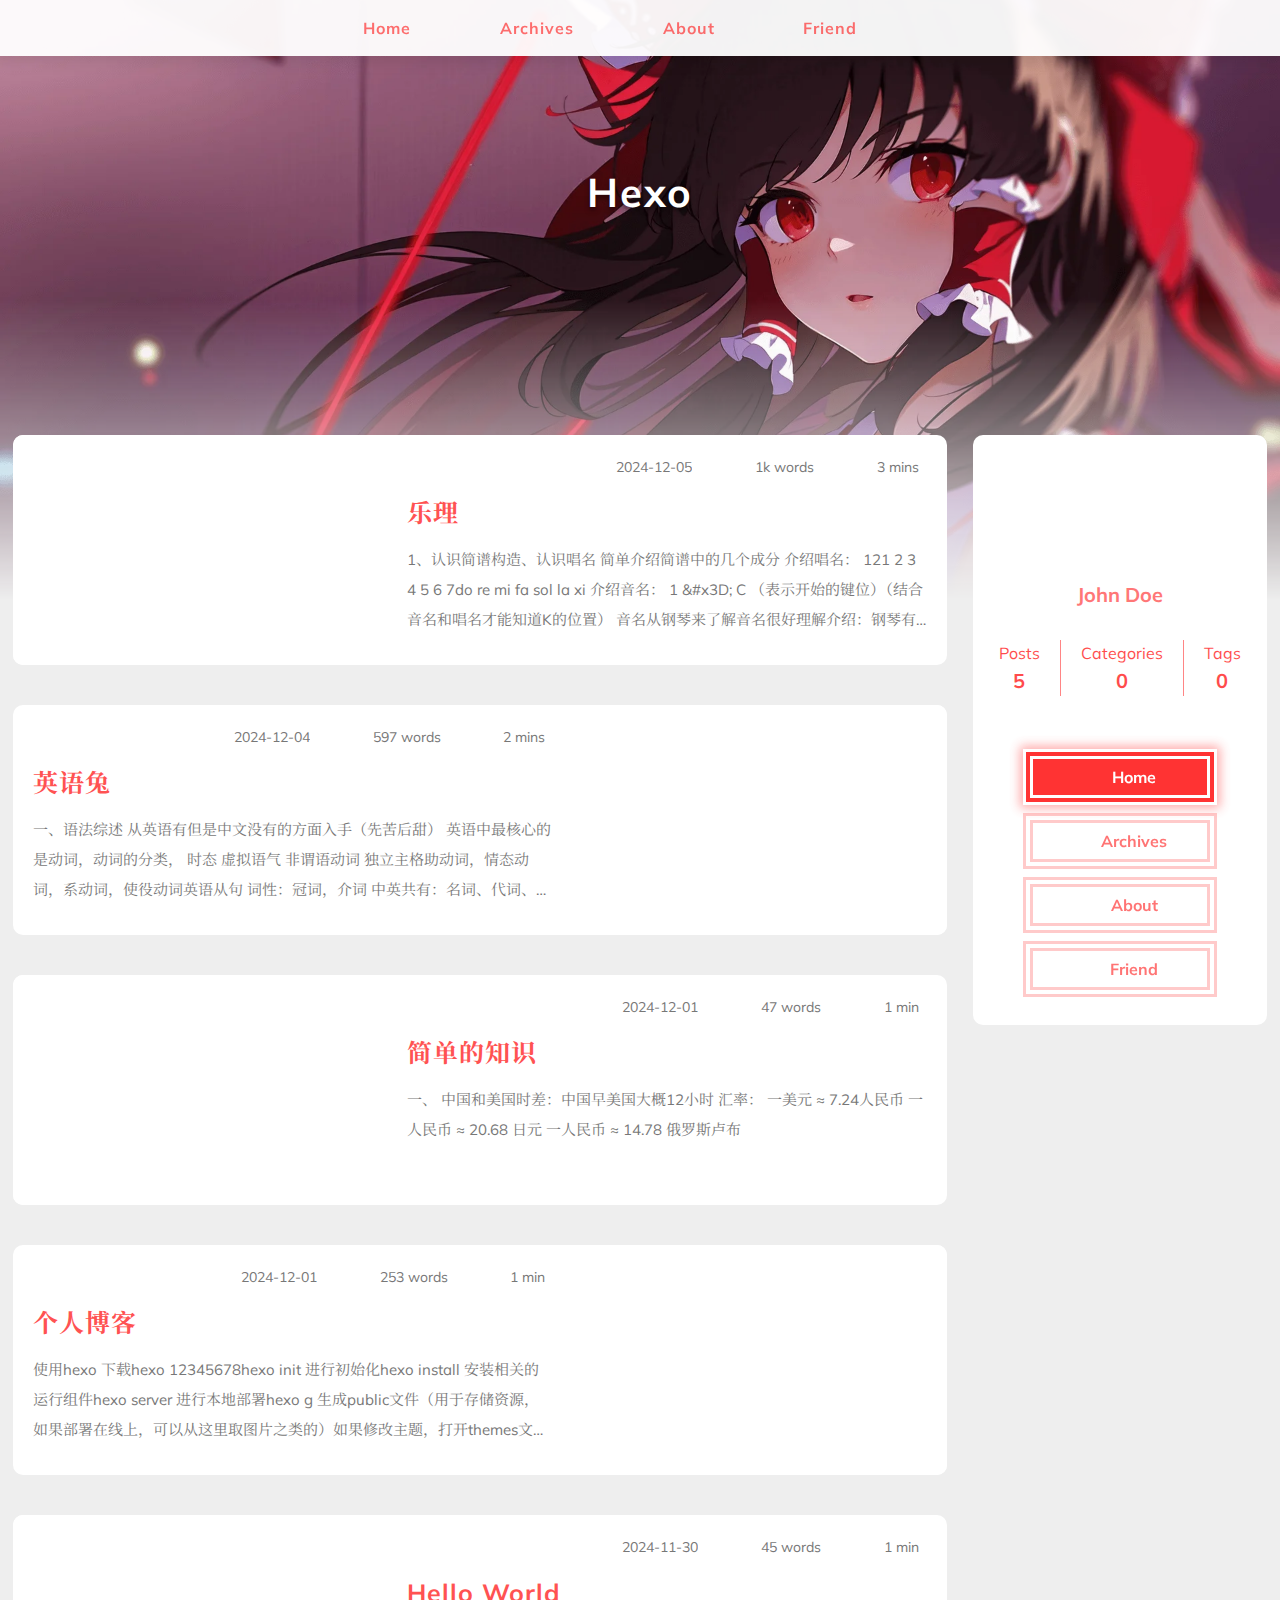
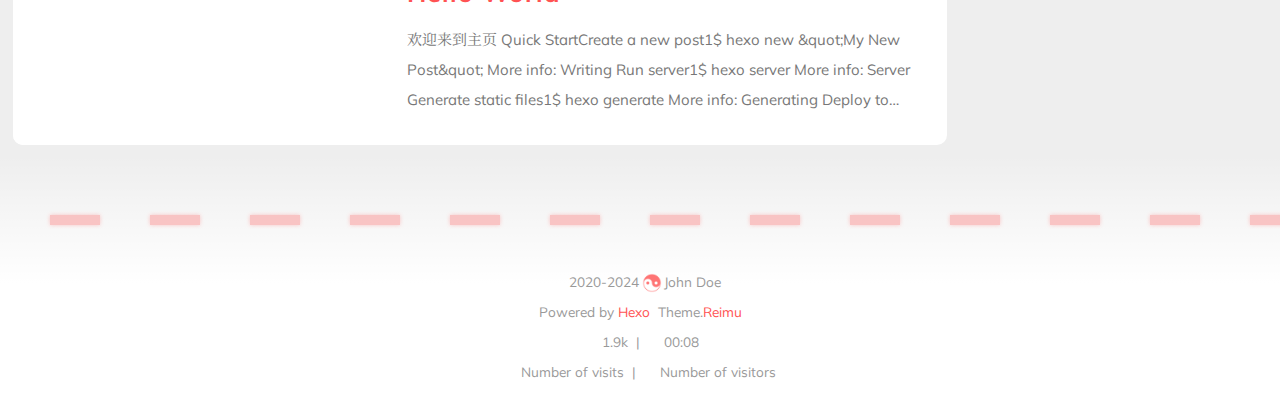
<file: index.html>
<!DOCTYPE html>
  <html lang="en"  >
  <head>
  <meta charset="utf-8">
  

  

  

  
  <script>window.icon_font = '4552607_tq6stt6tcg';window.clipboard_tips = {"success":"复制成功(*^▽^*)","fail":"复制失败 (ﾟ⊿ﾟ)ﾂ","copyright":{"enable":false,"count":50,"content":"本文版权：本博客所有文章除特别声明外，均采用 BY-NC-SA 许可协议。转载请注明出处！"}};</script>
  
  
  <title>
    
    Hexo
  </title>
  <meta name="viewport" content="width=device-width, initial-scale=1, shrink-to-fit=no">
  <link rel="preconnect" href="https://fonts.gstatic.com/" crossorigin><link rel="preload" as="style" href="https://fonts.googleapis.com/css?family=Mulish:400,400italic,700,700italic%7CNoto%20Serif%20SC:400,400italic,700,700italic&display=swap"><link rel="stylesheet" href="https://fonts.googleapis.com/css?family=Mulish:400,400italic,700,700italic%7CNoto%20Serif%20SC:400,400italic,700,700italic&display=swap" media="print" onload="this.media&#x3D;&#39;all&#39;">
  
    <link rel="preload" href="//at.alicdn.com/t/c/font_4552607_tq6stt6tcg.woff2" as="font" type="font/woff2" crossorigin="anonymous">
  
  
    
<link rel="stylesheet" href="/css/loader.css">

  
  
    <meta property="og:type" content="website">
<meta property="og:title" content="Hexo">
<meta property="og:url" content="http://example.com/index.html">
<meta property="og:site_name" content="Hexo">
<meta property="og:locale" content="en_US">
<meta property="og:image" content="http://example.com/images/banner.webp">
<meta property="article:author" content="John Doe">
<meta name="twitter:card" content="summary">
<meta name="twitter:image" content="http://example.com/images/banner.webp">
  
  
    <link rel="alternate" href="/atom.xml" title="Hexo" type="application/atom+xml">
  
  
    <link rel="shortcut icon" href="/images/favicon.ico">
  
  
<link rel="stylesheet" href="/css/style.css">

  <link rel="preload" href="https://npm.webcache.cn/photoswipe@5.4.4/dist/photoswipe.css" as="style" onload="this.onload=null;this.rel='stylesheet'">
  
  
  
  
    
<script src="https://npm.webcache.cn/pace-js@1.2.4/pace.min.js" integrity="sha384-k6YtvFUEIuEFBdrLKJ3YAUbBki333tj1CSUisai5Cswsg9wcLNaPzsTHDswp4Az8" crossorigin="anonymous"></script>

  
  
    
<link rel="stylesheet" href="https://npm.webcache.cn/@reimujs/aos@0.1.0/dist/aos.css">

  
<meta name="generator" content="Hexo 7.3.0"></head>

  <body>
    
  <div id='loader'>
    <div class="loading-left-bg loading-bg"></div>
    <div class="loading-right-bg loading-bg"></div>
    <div class="spinner-box">
      <div class="loading-taichi">
        <svg width="150" height="150" viewBox="0 0 1024 1024" class="icon" version="1.1" xmlns="https://www.w3.org/2000/svg" shape-rendering="geometricPrecision">
          <path d="M303.5 432A80 80 0 0 1 291.5 592A80 80 0 0 1 303.5 432z" fill="var(--red-1, #ff5252)" />
          <path d="M512 65A447 447 0 0 1 512 959L512 929A417 417 0 0 0 512 95A417 417 0 0 0 512 929L512 959A447 447 0 0 1 512 65z 
         M512 95A417 417 0 0 1 929 512A208.5 208.5 0 0 1 720.5 720.5L720.5 592A80 80 0 0 0 720.5 432A80 80 0 0 0 720.5 592L720.5 720.5A208.5 208.5 0 0 1 512 512A208.5 208.5 0 0 0 303.5 303.5A208.5 208.5 0 0 0 95 512A417 417 0 0 1 512 95z" fill="var(--red-1, #ff5252)" />
        </svg>
      </div>
      <div class="loading-word">少女祈祷中...</div>
    </div>
  </div>
  </div>
  <script>
    var time = null;
    var startLoading = () => {
      time = Date.now();
      document.getElementById('loader').classList.remove("loading");
    }
    var endLoading = () => {
      if (!time) {
        document.body.style.overflow = 'auto';
        document.getElementById('loader').classList.add("loading");
      } else {
        if (Date.now() - time > 500) {
          time = null;
          document.body.style.overflow = 'auto';
          document.getElementById('loader').classList.add("loading");
        } else {
          setTimeout(endLoading, 500 - (Date.now() - time));
          time = null;
        }
      }
    }
    window.addEventListener('DOMContentLoaded', endLoading);
    document.getElementById('loader').addEventListener('click', endLoading);
  </script>

<div id="copy-tooltip" style="pointer-events: none; opacity: 0; transition: all 0.2s ease; position: fixed;top: 50%;left: 50%;z-index: 999;transform: translate(-50%, -50%);color: white;background: rgba(0, 0, 0, 0.5);padding: 10px 15px;border-radius: 10px;">
</div>


    <div id="container">
      <div id="wrap">
        <div id="header-nav">
  <nav id="main-nav">
    
      <span class="main-nav-link-wrap">
        <div class="main-nav-icon icon-taichi"></div>
        <a class="main-nav-link" href="/">Home</a>
      </span>
    
      <span class="main-nav-link-wrap">
        <div class="main-nav-icon icon-taichi"></div>
        <a class="main-nav-link" href="/archives">Archives</a>
      </span>
    
      <span class="main-nav-link-wrap">
        <div class="main-nav-icon icon-taichi"></div>
        <a class="main-nav-link" href="/about">About</a>
      </span>
    
      <span class="main-nav-link-wrap">
        <div class="main-nav-icon icon-taichi"></div>
        <a class="main-nav-link" href="/friend">Friend</a>
      </span>
    
    <a id="main-nav-toggle" class="nav-icon"></a>
  </nav>
  <nav id="sub-nav">
    
      <a id="nav-rss-link" class="nav-icon" href="/atom.xml" title="RSS Feed" target="_blank"></a>
    
    
    
  </nav>
</div>
<header id="header">
  
    
      <img fetchpriority="high" src="/images/banner.webp" alt="">
    
  
  <div id="header-outer">
    <div id="header-title">
      
        
        
          <a href="/" id="logo">
            <h1 data-aos="slide-up">Hexo</h1>
          </a>
        
      
      
        
        <h2 id="subtitle-wrap" data-aos="slide-down">
          
        </h2>
      
    </div>
  </div>
</header>

        <div id="content">
          
          <section id="main">
  
    <div class="post-wrapper">
  <div class="post-wrap-left" data-aos="fade-up">
    
      <a class="post-link" href="/2024/12/05/%E4%B9%90%E7%90%86/" aria-label="乐理"></a>
    
    
    <div class="post-cover-left">
      
        
        
          <img data-src="/images/banner.webp" data-sizes="auto" alt="乐理" class="lazyload">
        
      
    </div>
    <div class="post-info">
      <div class="post-meta">
        <span><span class="icon-calendar"></span>2024-12-05</span>
        <span><span class="icon-pencil"></span>1k words</span>
        <span><span class="icon-clock"></span>3 mins</span>
      </div>
      <h2 class="post-title">乐理</h2>
      <article class="post-article">
        
          1、认识简谱构造、认识唱名
简单介绍简谱中的几个成分

介绍唱名：
121         2			 3 			4 			5		 6 			7do		 re			mi		   fa 		    sol      la           xi

介绍音名： 1 &amp;#x3D; C （表示开始的键位）（结合音名和唱名才能知道K的位置）

音名从钢琴来了解音名很好理解介绍：钢琴有四组，每组键数量一样，一组7个白键，每组都以同样的方式来命名按键。键盘命名规则：白键都写在上面了就是字母，
这里是提取了其中两组来展示，所以有两组C到B。
当1 &amp;#x3D; C 时候 do 就对应C键开始，依次类推  D 
        
      </article>
    </div>
  </div>
</div>
  
    <div class="post-wrapper">
  <div class="post-wrap-right" data-aos="fade-up">
    
      <a class="post-link" href="/2024/12/04/%E8%8B%B1%E8%AF%AD%E5%85%94/" aria-label="英语兔"></a>
    
    
    <div class="post-cover-right">
      
        
        
          <img data-src="/images/banner.webp" data-sizes="auto" alt="英语兔" class="lazyload">
        
      
    </div>
    <div class="post-info">
      <div class="post-meta">
        <span><span class="icon-calendar"></span>2024-12-04</span>
        <span><span class="icon-pencil"></span>597 words</span>
        <span><span class="icon-clock"></span>2 mins</span>
      </div>
      <h2 class="post-title">英语兔</h2>
      <article class="post-article">
        
          一、语法综述


 从英语有但是中文没有的方面入手（先苦后甜）
 英语中最核心的是动词，动词的分类，
时态
虚拟语气
非谓语动词
独立主格助动词，情态动词，系动词，使役动词英语从句
词性：冠词，介词
中英共有：名词、代词、数词、副词、连词、叹词
句法（句子成分）
特许句型：被动句、倒装句、强调句、省略句
主谓一致
标点符号




从简单句开始学习：什么+怎么样对应 主语+谓语 （几乎所有英语句子都是这两部分）主语：人、物动：广义的动作：

 1、不及物动词（我在睡觉）  主+补给物动词
2 及物动词(一个动作承受者) （我喜欢你）（单及物动词）
3、两个动作承受者：主+双及物动词+间接宾语+
        
      </article>
    </div>
  </div>
</div>
  
    <div class="post-wrapper">
  <div class="post-wrap-left" data-aos="fade-up">
    
      <a class="post-link" href="/2024/12/01/%E7%AE%80%E5%8D%95%E7%9A%84%E7%9F%A5%E8%AF%86/" aria-label="简单的知识"></a>
    
    
    <div class="post-cover-left">
      
        
        
          <img data-src="/images/banner.webp" data-sizes="auto" alt="简单的知识" class="lazyload">
        
      
    </div>
    <div class="post-info">
      <div class="post-meta">
        <span><span class="icon-calendar"></span>2024-12-01</span>
        <span><span class="icon-pencil"></span>47 words</span>
        <span><span class="icon-clock"></span>1 min</span>
      </div>
      <h2 class="post-title">简单的知识</h2>
      <article class="post-article">
        
          一、
中国和美国时差：中国早美国大概12小时
汇率：

一美元 ≈ 7.24人民币
一人民币 ≈ 20.68 日元
一人民币 ≈ 14.78 俄罗斯卢布



        
      </article>
    </div>
  </div>
</div>
  
    <div class="post-wrapper">
  <div class="post-wrap-right" data-aos="fade-up">
    
      <a class="post-link" href="/2024/12/01/%E4%B8%AA%E4%BA%BA%E5%8D%9A%E5%AE%A2/" aria-label="个人博客"></a>
    
    
    <div class="post-cover-right">
      
        
        
          <img data-src="/images/banner.webp" data-sizes="auto" alt="个人博客" class="lazyload">
        
      
    </div>
    <div class="post-info">
      <div class="post-meta">
        <span><span class="icon-calendar"></span>2024-12-01</span>
        <span><span class="icon-pencil"></span>253 words</span>
        <span><span class="icon-clock"></span>1 min</span>
      </div>
      <h2 class="post-title">个人博客</h2>
      <article class="post-article">
        
          使用hexo
下载hexo
12345678hexo init 进行初始化hexo install 安装相关的运行组件hexo server  进行本地部署hexo g  生成public文件（用于存储资源，如果部署在线上，可以从这里取图片之类的）如果修改主题，打开themes文件夹，进行修改，然后把配置文件themes一项改掉就可以了



上线Github
12这里选择使用git进行仓库管理如果是网站的话，仓库名字必须是用户名+.github+.io  username.github.io



123456生成ssh密钥ssh -keygen -t rsa -C &amp;#x27;字符串&amp;#x
        
      </article>
    </div>
  </div>
</div>
  
    <div class="post-wrapper">
  <div class="post-wrap-left" data-aos="fade-up">
    
      <a class="post-link" href="/2024/11/30/hello-world/" aria-label="Hello World"></a>
    
    
    <div class="post-cover-left">
      
        
        
          <img data-src="/images/banner.webp" data-sizes="auto" alt="Hello World" class="lazyload">
        
      
    </div>
    <div class="post-info">
      <div class="post-meta">
        <span><span class="icon-calendar"></span>2024-11-30</span>
        <span><span class="icon-pencil"></span>45 words</span>
        <span><span class="icon-clock"></span>1 min</span>
      </div>
      <h2 class="post-title">Hello World</h2>
      <article class="post-article">
        
          欢迎来到主页
Quick StartCreate a new post1$ hexo new &amp;quot;My New Post&amp;quot;

More info: Writing
Run server1$ hexo server

More info: Server
Generate static files1$ hexo generate

More info: Generating
Deploy to remote sites1$ hexo deploy

More info: Deployment

        
      </article>
    </div>
  </div>
</div>
  



</section>
          
            <aside id="sidebar">
  <div class="sidebar-wrapper ">
    <div class="sidebar-wrap" data-aos="fade-up">
      
        <div class="sidebar-author">
  <img data-src="/avatar/avatar.webp" data-sizes="auto" alt="John Doe" class="lazyload">
  <div class="sidebar-author-name">John Doe</div>
  <div class="sidebar-description"></div>
</div>
<div class="sidebar-state">
  <div class="sidebar-state-article">
    <div>Posts</div>
    <div class="sidebar-state-number">5</div>
  </div>
  <div class="sidebar-state-category">
    <div>Categories</div>
    <div class="sidebar-state-number">0</div>
  </div>
  <div class="sidebar-state-tag">
    <div>Tags</div>
    <div class="sidebar-state-number">0</div>
  </div>
</div>
<div class="sidebar-social">
  
</div>
<div class="sidebar-menu">
  
    <div class="sidebar-menu-link-wrap">
      <a class="sidebar-menu-link-dummy" href="/" aria-label="Home"></a>
      <div class="sidebar-menu-icon icon-taichi"></div>
      <div class="sidebar-menu-link">Home</div>
    </div>
  
    <div class="sidebar-menu-link-wrap">
      <a class="sidebar-menu-link-dummy" href="/archives" aria-label="Archives"></a>
      <div class="sidebar-menu-icon icon-taichi"></div>
      <div class="sidebar-menu-link">Archives</div>
    </div>
  
    <div class="sidebar-menu-link-wrap">
      <a class="sidebar-menu-link-dummy" href="/about" aria-label="About"></a>
      <div class="sidebar-menu-icon icon-taichi"></div>
      <div class="sidebar-menu-link">About</div>
    </div>
  
    <div class="sidebar-menu-link-wrap">
      <a class="sidebar-menu-link-dummy" href="/friend" aria-label="Friend"></a>
      <div class="sidebar-menu-icon icon-taichi"></div>
      <div class="sidebar-menu-link">Friend</div>
    </div>
  
</div>

      
      
    </div>
  </div>

  
</aside>

          
        </div>
        <footer id="footer">
  <div style="width: 100%; overflow: hidden">
    <div class="footer-line"></div>
  </div>
  <div id="footer-info">
    
    <div>
      <span class="icon-copyright"></span>
      2020-2024
      <span class="footer-info-sep"></span>
      John Doe
    </div>
    
      <div>
        Powered by&nbsp;<a href="https://hexo.io/" rel="noopener external nofollow noreferrer" target="_blank">Hexo</a>&nbsp;
        Theme.<a href="https://github.com/D-Sketon/hexo-theme-reimu" rel="noopener external nofollow noreferrer" target="_blank">Reimu</a>
      </div>
    
    
      <div>
        <span class="icon-brush"></span>
        1.9k
        &nbsp;|&nbsp;
        <span class="icon-coffee"></span>
        00:08
      </div>
    
    
    
    
      <div>
        <span class="icon-eye"></span>
        <span id="busuanzi_container_site_pv">Number of visits&nbsp;<span id="busuanzi_value_site_pv"></span></span>
        &nbsp;|&nbsp;
        <span class="icon-user"></span>
        <span id="busuanzi_container_site_uv">Number of visitors&nbsp;<span id="busuanzi_value_site_uv"></span></span>
      </div>
    
  </div>
</footer>

        <div class="sidebar-top">
          <div class="sidebar-top-taichi"></div>
          <div class="arrow-up"></div>
        </div>
        <div id="mask" class="hide"></div>
      </div>
      <nav id="mobile-nav">
  <div class="sidebar-wrap">
    
      <div class="sidebar-author">
  <img data-src="/avatar/avatar.webp" data-sizes="auto" alt="John Doe" class="lazyload">
  <div class="sidebar-author-name">John Doe</div>
  <div class="sidebar-description"></div>
</div>
<div class="sidebar-state">
  <div class="sidebar-state-article">
    <div>Posts</div>
    <div class="sidebar-state-number">5</div>
  </div>
  <div class="sidebar-state-category">
    <div>Categories</div>
    <div class="sidebar-state-number">0</div>
  </div>
  <div class="sidebar-state-tag">
    <div>Tags</div>
    <div class="sidebar-state-number">0</div>
  </div>
</div>
<div class="sidebar-social">
  
</div>
<div class="sidebar-menu">
  
    <div class="sidebar-menu-link-wrap">
      <a class="sidebar-menu-link-dummy" href="/" aria-label="Home"></a>
      <div class="sidebar-menu-icon icon-taichi"></div>
      <div class="sidebar-menu-link">Home</div>
    </div>
  
    <div class="sidebar-menu-link-wrap">
      <a class="sidebar-menu-link-dummy" href="/archives" aria-label="Archives"></a>
      <div class="sidebar-menu-icon icon-taichi"></div>
      <div class="sidebar-menu-link">Archives</div>
    </div>
  
    <div class="sidebar-menu-link-wrap">
      <a class="sidebar-menu-link-dummy" href="/about" aria-label="About"></a>
      <div class="sidebar-menu-icon icon-taichi"></div>
      <div class="sidebar-menu-link">About</div>
    </div>
  
    <div class="sidebar-menu-link-wrap">
      <a class="sidebar-menu-link-dummy" href="/friend" aria-label="Friend"></a>
      <div class="sidebar-menu-icon icon-taichi"></div>
      <div class="sidebar-menu-link">Friend</div>
    </div>
  
</div>

    
  </div>
  
</nav>

    </div>
    
    
<script src="https://npm.webcache.cn/lazysizes@5.3.2/lazysizes.min.js" integrity="sha384-3gT&#x2F;vsepWkfz&#x2F;ff7PpWNUeMzeWoH3cDhm&#x2F;A8jM7ouoAK0&#x2F;fP&#x2F;9bcHHR5kHq2nf+e" crossorigin="anonymous"></script>


<script src="https://npm.webcache.cn/clipboard@2.0.11/dist/clipboard.min.js" integrity="sha384-J08i8An&#x2F;QeARD9ExYpvphB8BsyOj3Gh2TSh1aLINKO3L0cMSH2dN3E22zFoXEi0Q" crossorigin="anonymous"></script>



<script src="/js/script.js"></script>



  
<script src="/js/aos.js"></script>

  <script>
    var aosInit = () => {
      AOS.init({
        duration: 1000,
        easing: "ease",
        once: true,
        offset: 50,
      });
    };
    if (document.readyState === 'loading') {
      document.addEventListener('DOMContentLoaded', aosInit);
    } else {
      aosInit();
    }
  </script>



<script src="/js/pjax_script.js" data-pjax></script>







  
<script src="https://npm.webcache.cn/mouse-firework@0.0.6/dist/index.umd.js" integrity="sha384-vkGvf25gm1C1PbcoD5dNfc137HzNL&#x2F;hr1RKA5HniJOaawtvUmH5lTVFgFAruE9Ge" crossorigin="anonymous"></script>

  <script>
    window.firework && window.firework(JSON.parse('{"excludeElements":["a","button"],"particles":[{"shape":"circle","move":["emit"],"easing":"easeOutExpo","colors":["#ff5252","#ff7c7c","#ffafaf","#ffd0d0"],"number":20,"duration":[1200,1800],"shapeOptions":{"radius":[16,32],"alpha":[0.3,0.5]}},{"shape":"circle","move":["diffuse"],"easing":"easeOutExpo","colors":["#ff0000"],"number":1,"duration":[1200,1800],"shapeOptions":{"radius":20,"alpha":[0.2,0.5],"lineWidth":6}}]}'))
  </script>








<div id="lazy-script">
  <div>
    
    
      
    
    
  </div>
</div>


  <script>
    console.log(String.raw`%c 
 ______     ______     __     __    __     __  __    
/\  == \   /\  ___\   /\ \   /\ "-./  \   /\ \/\ \   
\ \  __<   \ \  __\   \ \ \  \ \ \-./\ \  \ \ \_\ \  
 \ \_\ \_\  \ \_____\  \ \_\  \ \_\ \ \_\  \ \_____\ 
  \/_/ /_/   \/_____/   \/_/   \/_/  \/_/   \/_____/ 
                                                  
`,'color: #ff5252;')
    console.log('%c Theme.Reimu v' + '0.3.5' + ' %c https://github.com/D-Sketon/hexo-theme-reimu ', 'color: white; background: #ff5252; padding:5px 0;', 'padding:4px;border:1px solid #ff5252;')
  </script>
  



  
<script src="https://npm.webcache.cn/busuanzi@2.3.0/bsz.pure.mini.js" integrity="sha384-0M75wtSkhjIInv4coYlaJU83+OypaRCIq2SukQVQX04eGTCBXJDuWAbJet56id+S" crossorigin="anonymous" async></script>




<script>
  if ('serviceWorker' in navigator) {
    navigator.serviceWorker.getRegistrations().then((registrations) => {
      for (let registration of registrations) {
        registration.unregister();
      }
    });
  }
</script>

  </body>
  </html>
</file>
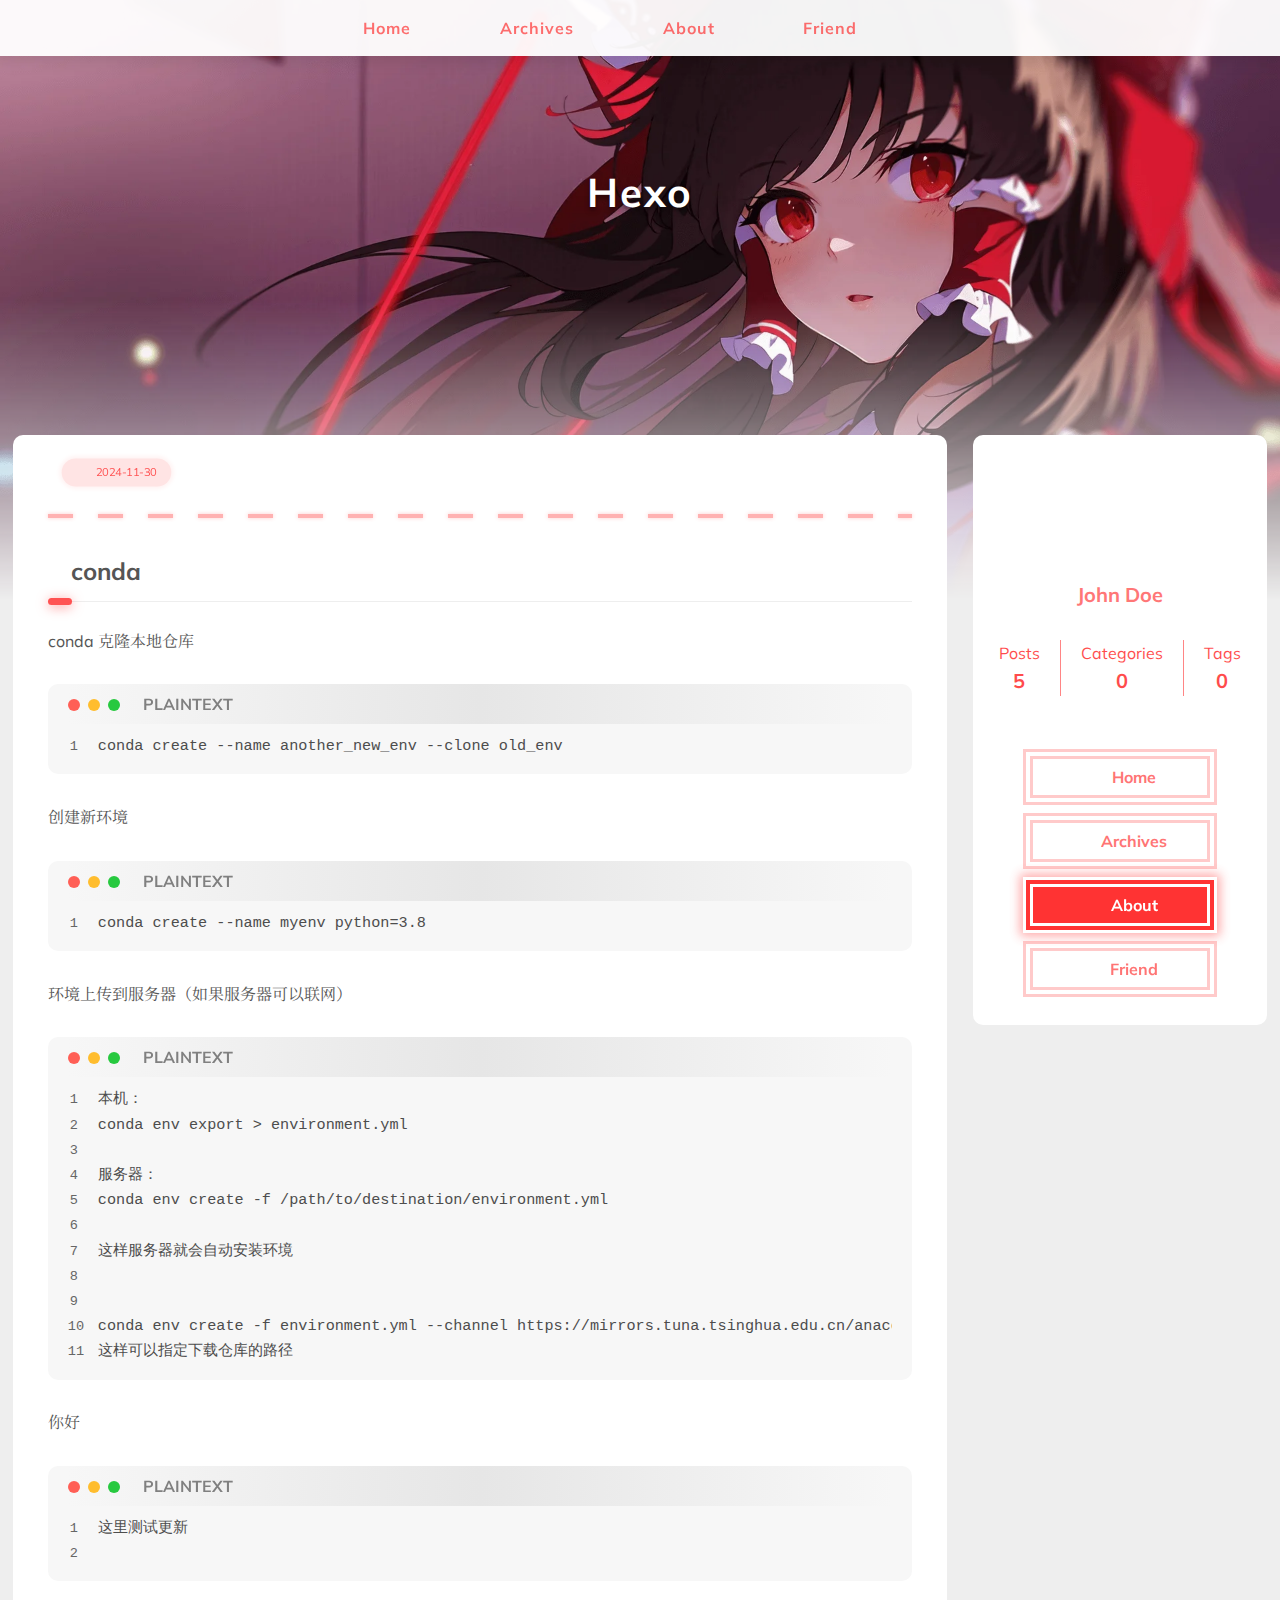
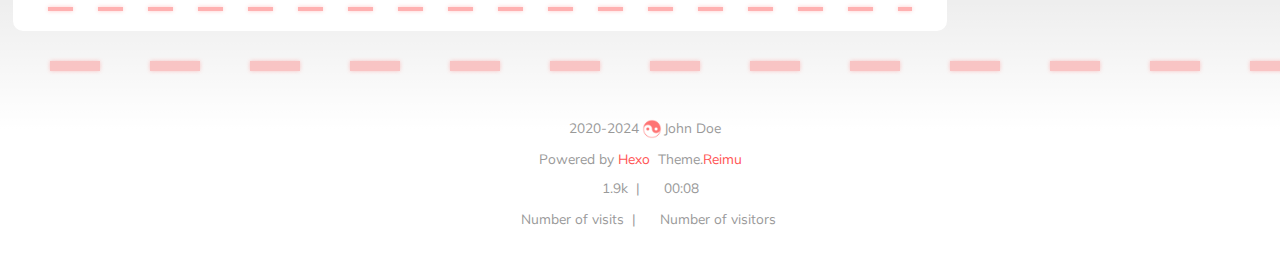
<file: about/index.html>
<!DOCTYPE html>
  <html lang="en"  >
  <head>
  <meta charset="utf-8">
  

  

  

  
  <script>window.icon_font = '4552607_tq6stt6tcg';window.clipboard_tips = {"success":"复制成功(*^▽^*)","fail":"复制失败 (ﾟ⊿ﾟ)ﾂ","copyright":{"enable":false,"count":50,"content":"本文版权：本博客所有文章除特别声明外，均采用 BY-NC-SA 许可协议。转载请注明出处！"}};</script>
  
  
  <title>
    
    Hexo
  </title>
  <meta name="viewport" content="width=device-width, initial-scale=1, shrink-to-fit=no">
  <link rel="preconnect" href="https://fonts.gstatic.com/" crossorigin><link rel="preload" as="style" href="https://fonts.googleapis.com/css?family=Mulish:400,400italic,700,700italic%7CNoto%20Serif%20SC:400,400italic,700,700italic&display=swap"><link rel="stylesheet" href="https://fonts.googleapis.com/css?family=Mulish:400,400italic,700,700italic%7CNoto%20Serif%20SC:400,400italic,700,700italic&display=swap" media="print" onload="this.media&#x3D;&#39;all&#39;">
  
    <link rel="preload" href="//at.alicdn.com/t/c/font_4552607_tq6stt6tcg.woff2" as="font" type="font/woff2" crossorigin="anonymous">
  
  
    
<link rel="stylesheet" href="/css/loader.css">

  
  
    <meta name="description" content="conda conda 克隆本地仓库 1conda create --name another_new_env --clone old_env  创建新环境 1conda create --name myenv python&#x3D;3.8  环境上传到服务器（如果服务器可以联网） 1234567891011本机：conda env export &gt; environment.yml服务器：conda">
<meta property="og:type" content="website">
<meta property="og:title" content="Hexo">
<meta property="og:url" content="http://example.com/about/index.html">
<meta property="og:site_name" content="Hexo">
<meta property="og:description" content="conda conda 克隆本地仓库 1conda create --name another_new_env --clone old_env  创建新环境 1conda create --name myenv python&#x3D;3.8  环境上传到服务器（如果服务器可以联网） 1234567891011本机：conda env export &gt; environment.yml服务器：conda">
<meta property="og:locale" content="en_US">
<meta property="og:image" content="http://example.com/images/banner.webp">
<meta property="article:published_time" content="2024-11-30T10:13:19.700Z">
<meta property="article:modified_time" content="2024-11-30T10:13:19.700Z">
<meta property="article:author" content="John Doe">
<meta name="twitter:card" content="summary">
<meta name="twitter:image" content="http://example.com/images/banner.webp">
  
  
    <link rel="alternate" href="/atom.xml" title="Hexo" type="application/atom+xml">
  
  
    <link rel="shortcut icon" href="/images/favicon.ico">
  
  
<link rel="stylesheet" href="/css/style.css">

  <link rel="preload" href="https://npm.webcache.cn/photoswipe@5.4.4/dist/photoswipe.css" as="style" onload="this.onload=null;this.rel='stylesheet'">
  
  
  
  
    
<script src="https://npm.webcache.cn/pace-js@1.2.4/pace.min.js" integrity="sha384-k6YtvFUEIuEFBdrLKJ3YAUbBki333tj1CSUisai5Cswsg9wcLNaPzsTHDswp4Az8" crossorigin="anonymous"></script>

  
  
    
<link rel="stylesheet" href="https://npm.webcache.cn/@reimujs/aos@0.1.0/dist/aos.css">

  
<meta name="generator" content="Hexo 7.3.0"></head>

  <body>
    
  <div id='loader'>
    <div class="loading-left-bg loading-bg"></div>
    <div class="loading-right-bg loading-bg"></div>
    <div class="spinner-box">
      <div class="loading-taichi">
        <svg width="150" height="150" viewBox="0 0 1024 1024" class="icon" version="1.1" xmlns="https://www.w3.org/2000/svg" shape-rendering="geometricPrecision">
          <path d="M303.5 432A80 80 0 0 1 291.5 592A80 80 0 0 1 303.5 432z" fill="var(--red-1, #ff5252)" />
          <path d="M512 65A447 447 0 0 1 512 959L512 929A417 417 0 0 0 512 95A417 417 0 0 0 512 929L512 959A447 447 0 0 1 512 65z 
         M512 95A417 417 0 0 1 929 512A208.5 208.5 0 0 1 720.5 720.5L720.5 592A80 80 0 0 0 720.5 432A80 80 0 0 0 720.5 592L720.5 720.5A208.5 208.5 0 0 1 512 512A208.5 208.5 0 0 0 303.5 303.5A208.5 208.5 0 0 0 95 512A417 417 0 0 1 512 95z" fill="var(--red-1, #ff5252)" />
        </svg>
      </div>
      <div class="loading-word">少女祈祷中...</div>
    </div>
  </div>
  </div>
  <script>
    var time = null;
    var startLoading = () => {
      time = Date.now();
      document.getElementById('loader').classList.remove("loading");
    }
    var endLoading = () => {
      if (!time) {
        document.body.style.overflow = 'auto';
        document.getElementById('loader').classList.add("loading");
      } else {
        if (Date.now() - time > 500) {
          time = null;
          document.body.style.overflow = 'auto';
          document.getElementById('loader').classList.add("loading");
        } else {
          setTimeout(endLoading, 500 - (Date.now() - time));
          time = null;
        }
      }
    }
    window.addEventListener('DOMContentLoaded', endLoading);
    document.getElementById('loader').addEventListener('click', endLoading);
  </script>

<div id="copy-tooltip" style="pointer-events: none; opacity: 0; transition: all 0.2s ease; position: fixed;top: 50%;left: 50%;z-index: 999;transform: translate(-50%, -50%);color: white;background: rgba(0, 0, 0, 0.5);padding: 10px 15px;border-radius: 10px;">
</div>


    <div id="container">
      <div id="wrap">
        <div id="header-nav">
  <nav id="main-nav">
    
      <span class="main-nav-link-wrap">
        <div class="main-nav-icon icon-taichi"></div>
        <a class="main-nav-link" href="/">Home</a>
      </span>
    
      <span class="main-nav-link-wrap">
        <div class="main-nav-icon icon-taichi"></div>
        <a class="main-nav-link" href="/archives">Archives</a>
      </span>
    
      <span class="main-nav-link-wrap">
        <div class="main-nav-icon icon-taichi"></div>
        <a class="main-nav-link" href="/about">About</a>
      </span>
    
      <span class="main-nav-link-wrap">
        <div class="main-nav-icon icon-taichi"></div>
        <a class="main-nav-link" href="/friend">Friend</a>
      </span>
    
    <a id="main-nav-toggle" class="nav-icon"></a>
  </nav>
  <nav id="sub-nav">
    
      <a id="nav-rss-link" class="nav-icon" href="/atom.xml" title="RSS Feed" target="_blank"></a>
    
    
    
  </nav>
</div>
<header id="header">
  
    
      <img fetchpriority="high" src="/images/banner.webp" alt="">
    
  
  <div id="header-outer">
    <div id="header-title">
      
        
        
          <a href="/" id="logo">
            <h1 data-aos="slide-up">Hexo</h1>
          </a>
        
      
      
        
        <h2 id="subtitle-wrap" data-aos="slide-down">
          
        </h2>
      
    </div>
  </div>
</header>

        <div id="content">
          
          <section id="main"><article id="page-" class="h-entry article article-type-page" itemprop="blogPost" itemscope itemtype="https://schema.org/BlogPosting">
  <div class="article-inner" data-aos="fade-up">
    <div class="article-meta">
      <div class="article-date">
  <a href="/about/index.html" class="article-date-link" data-aos="zoom-in">
    <time datetime="2024-11-30T10:13:19.700Z" itemprop="datePublished">2024-11-30</time>
    <time style="display: none;" id="post-update-time">2024-11-30</time>
  </a>
</div>

      

    </div>
    <div class="hr-line"></div>
    

    <div class="e-content article-entry" itemprop="articleBody">
      
      
        <h2 id="conda"><a href="#conda" class="headerlink" title="conda"></a>conda</h2><p> conda 克隆本地仓库</p>
<figure class="highlight plaintext"><table><tr><td class="gutter"><pre><span class="line">1</span><br></pre></td><td class="code"><pre><span class="line">conda create --name another_new_env --clone old_env</span><br></pre></td></tr></table></figure>

<p>创建新环境</p>
<figure class="highlight plaintext"><table><tr><td class="gutter"><pre><span class="line">1</span><br></pre></td><td class="code"><pre><span class="line">conda create --name myenv python=3.8</span><br></pre></td></tr></table></figure>

<p>环境上传到服务器（如果服务器可以联网）</p>
<figure class="highlight plaintext"><table><tr><td class="gutter"><pre><span class="line">1</span><br><span class="line">2</span><br><span class="line">3</span><br><span class="line">4</span><br><span class="line">5</span><br><span class="line">6</span><br><span class="line">7</span><br><span class="line">8</span><br><span class="line">9</span><br><span class="line">10</span><br><span class="line">11</span><br></pre></td><td class="code"><pre><span class="line">本机：</span><br><span class="line">conda env export &gt; environment.yml</span><br><span class="line"></span><br><span class="line">服务器：</span><br><span class="line">conda env create -f /path/to/destination/environment.yml</span><br><span class="line"></span><br><span class="line">这样服务器就会自动安装环境</span><br><span class="line"></span><br><span class="line"></span><br><span class="line">conda env create -f environment.yml --channel https://mirrors.tuna.tsinghua.edu.cn/anaconda/pkgs/main --channel https://mirrors.tuna.tsinghua.edu.cn/anaconda/pkgs/free --channel https://mirrors.tuna.tsinghua.edu.cn/anaconda/cloud/conda-forge --channel https://mirrors.tuna.tsinghua.edu.cn/anaconda/cloud/pytorch</span><br><span class="line">这样可以指定下载仓库的路径</span><br></pre></td></tr></table></figure>

<p>你好</p>
<figure class="highlight plaintext"><table><tr><td class="gutter"><pre><span class="line">1</span><br><span class="line">2</span><br></pre></td><td class="code"><pre><span class="line">这里测试更新</span><br><span class="line"></span><br></pre></td></tr></table></figure>


      
    </div>
    <footer class="article-footer">
      
      
      
      
      
      
      
      

    </footer>
  </div>
  

</article>






</section>
          
            <aside id="sidebar">
  <div class="sidebar-wrapper ">
    <div class="sidebar-wrap" data-aos="fade-up">
      
        <div class="sidebar-author">
  <img data-src="/avatar/avatar.webp" data-sizes="auto" alt="John Doe" class="lazyload">
  <div class="sidebar-author-name">John Doe</div>
  <div class="sidebar-description"></div>
</div>
<div class="sidebar-state">
  <div class="sidebar-state-article">
    <div>Posts</div>
    <div class="sidebar-state-number">5</div>
  </div>
  <div class="sidebar-state-category">
    <div>Categories</div>
    <div class="sidebar-state-number">0</div>
  </div>
  <div class="sidebar-state-tag">
    <div>Tags</div>
    <div class="sidebar-state-number">0</div>
  </div>
</div>
<div class="sidebar-social">
  
</div>
<div class="sidebar-menu">
  
    <div class="sidebar-menu-link-wrap">
      <a class="sidebar-menu-link-dummy" href="/" aria-label="Home"></a>
      <div class="sidebar-menu-icon icon-taichi"></div>
      <div class="sidebar-menu-link">Home</div>
    </div>
  
    <div class="sidebar-menu-link-wrap">
      <a class="sidebar-menu-link-dummy" href="/archives" aria-label="Archives"></a>
      <div class="sidebar-menu-icon icon-taichi"></div>
      <div class="sidebar-menu-link">Archives</div>
    </div>
  
    <div class="sidebar-menu-link-wrap">
      <a class="sidebar-menu-link-dummy" href="/about" aria-label="About"></a>
      <div class="sidebar-menu-icon icon-taichi"></div>
      <div class="sidebar-menu-link">About</div>
    </div>
  
    <div class="sidebar-menu-link-wrap">
      <a class="sidebar-menu-link-dummy" href="/friend" aria-label="Friend"></a>
      <div class="sidebar-menu-icon icon-taichi"></div>
      <div class="sidebar-menu-link">Friend</div>
    </div>
  
</div>

      
      
    </div>
  </div>

  
</aside>

          
        </div>
        <footer id="footer">
  <div style="width: 100%; overflow: hidden">
    <div class="footer-line"></div>
  </div>
  <div id="footer-info">
    
    <div>
      <span class="icon-copyright"></span>
      2020-2024
      <span class="footer-info-sep"></span>
      John Doe
    </div>
    
      <div>
        Powered by&nbsp;<a href="https://hexo.io/" rel="noopener external nofollow noreferrer" target="_blank">Hexo</a>&nbsp;
        Theme.<a href="https://github.com/D-Sketon/hexo-theme-reimu" rel="noopener external nofollow noreferrer" target="_blank">Reimu</a>
      </div>
    
    
      <div>
        <span class="icon-brush"></span>
        1.9k
        &nbsp;|&nbsp;
        <span class="icon-coffee"></span>
        00:08
      </div>
    
    
    
    
      <div>
        <span class="icon-eye"></span>
        <span id="busuanzi_container_site_pv">Number of visits&nbsp;<span id="busuanzi_value_site_pv"></span></span>
        &nbsp;|&nbsp;
        <span class="icon-user"></span>
        <span id="busuanzi_container_site_uv">Number of visitors&nbsp;<span id="busuanzi_value_site_uv"></span></span>
      </div>
    
  </div>
</footer>

        <div class="sidebar-top">
          <div class="sidebar-top-taichi"></div>
          <div class="arrow-up"></div>
        </div>
        <div id="mask" class="hide"></div>
      </div>
      <nav id="mobile-nav">
  <div class="sidebar-wrap">
    
      <div class="sidebar-author">
  <img data-src="/avatar/avatar.webp" data-sizes="auto" alt="John Doe" class="lazyload">
  <div class="sidebar-author-name">John Doe</div>
  <div class="sidebar-description"></div>
</div>
<div class="sidebar-state">
  <div class="sidebar-state-article">
    <div>Posts</div>
    <div class="sidebar-state-number">5</div>
  </div>
  <div class="sidebar-state-category">
    <div>Categories</div>
    <div class="sidebar-state-number">0</div>
  </div>
  <div class="sidebar-state-tag">
    <div>Tags</div>
    <div class="sidebar-state-number">0</div>
  </div>
</div>
<div class="sidebar-social">
  
</div>
<div class="sidebar-menu">
  
    <div class="sidebar-menu-link-wrap">
      <a class="sidebar-menu-link-dummy" href="/" aria-label="Home"></a>
      <div class="sidebar-menu-icon icon-taichi"></div>
      <div class="sidebar-menu-link">Home</div>
    </div>
  
    <div class="sidebar-menu-link-wrap">
      <a class="sidebar-menu-link-dummy" href="/archives" aria-label="Archives"></a>
      <div class="sidebar-menu-icon icon-taichi"></div>
      <div class="sidebar-menu-link">Archives</div>
    </div>
  
    <div class="sidebar-menu-link-wrap">
      <a class="sidebar-menu-link-dummy" href="/about" aria-label="About"></a>
      <div class="sidebar-menu-icon icon-taichi"></div>
      <div class="sidebar-menu-link">About</div>
    </div>
  
    <div class="sidebar-menu-link-wrap">
      <a class="sidebar-menu-link-dummy" href="/friend" aria-label="Friend"></a>
      <div class="sidebar-menu-icon icon-taichi"></div>
      <div class="sidebar-menu-link">Friend</div>
    </div>
  
</div>

    
  </div>
  
</nav>

    </div>
    
    
<script src="https://npm.webcache.cn/lazysizes@5.3.2/lazysizes.min.js" integrity="sha384-3gT&#x2F;vsepWkfz&#x2F;ff7PpWNUeMzeWoH3cDhm&#x2F;A8jM7ouoAK0&#x2F;fP&#x2F;9bcHHR5kHq2nf+e" crossorigin="anonymous"></script>


<script src="https://npm.webcache.cn/clipboard@2.0.11/dist/clipboard.min.js" integrity="sha384-J08i8An&#x2F;QeARD9ExYpvphB8BsyOj3Gh2TSh1aLINKO3L0cMSH2dN3E22zFoXEi0Q" crossorigin="anonymous"></script>



<script src="/js/script.js"></script>



  
<script src="/js/aos.js"></script>

  <script>
    var aosInit = () => {
      AOS.init({
        duration: 1000,
        easing: "ease",
        once: true,
        offset: 50,
      });
    };
    if (document.readyState === 'loading') {
      document.addEventListener('DOMContentLoaded', aosInit);
    } else {
      aosInit();
    }
  </script>



<script src="/js/pjax_script.js" data-pjax></script>







  
<script src="https://npm.webcache.cn/mouse-firework@0.0.6/dist/index.umd.js" integrity="sha384-vkGvf25gm1C1PbcoD5dNfc137HzNL&#x2F;hr1RKA5HniJOaawtvUmH5lTVFgFAruE9Ge" crossorigin="anonymous"></script>

  <script>
    window.firework && window.firework(JSON.parse('{"excludeElements":["a","button"],"particles":[{"shape":"circle","move":["emit"],"easing":"easeOutExpo","colors":["#ff5252","#ff7c7c","#ffafaf","#ffd0d0"],"number":20,"duration":[1200,1800],"shapeOptions":{"radius":[16,32],"alpha":[0.3,0.5]}},{"shape":"circle","move":["diffuse"],"easing":"easeOutExpo","colors":["#ff0000"],"number":1,"duration":[1200,1800],"shapeOptions":{"radius":20,"alpha":[0.2,0.5],"lineWidth":6}}]}'))
  </script>








<div id="lazy-script">
  <div>
    
    
      
        
<script src="/js/insert_highlight.js" data-pjax></script>

      
    
    
      <script type="module" data-pjax>
        const PhotoSwipeLightbox = (await safeImport("https://npm.webcache.cn/photoswipe@5.4.4/dist/photoswipe-lightbox.esm.min.js", "sha384-DiL6M/gG+wmTxmCRZyD1zee6lIhawn5TGvED0FOh7fXcN9B0aZ9dexSF/N6lrZi/")).default;
        
        const pswp = () => {
          if (_$$('.article-entry a.article-gallery-item').length > 0) {
            new PhotoSwipeLightbox({
              gallery: '.article-entry',
              children: 'a.article-gallery-item',
              pswpModule: () => safeImport("https://npm.webcache.cn/photoswipe@5.4.4/dist/photoswipe.esm.min.js", "sha384-WkkO3GCmgkC3VQWpaV8DqhKJqpzpF9JoByxDmnV8+oTJ7m3DfYEWX1fu1scuS4+s")
            }).init();
          }
          if(_$$('.article-gallery a.article-gallery-item').length > 0) {
            new PhotoSwipeLightbox({
              gallery: '.article-gallery',
              children: 'a.article-gallery-item',
              pswpModule: () => safeImport("https://npm.webcache.cn/photoswipe@5.4.4/dist/photoswipe.esm.min.js", "sha384-WkkO3GCmgkC3VQWpaV8DqhKJqpzpF9JoByxDmnV8+oTJ7m3DfYEWX1fu1scuS4+s")
            }).init();
          }
          window.lightboxStatus = 'done';
          window.removeEventListener('lightbox:ready', pswp);
        }
        if(window.lightboxStatus === 'ready') {
          pswp()
        } else {
          window.addEventListener('lightbox:ready', pswp);
        }
      </script>
      








    
  </div>
</div>


  <script>
    console.log(String.raw`%c 
 ______     ______     __     __    __     __  __    
/\  == \   /\  ___\   /\ \   /\ "-./  \   /\ \/\ \   
\ \  __<   \ \  __\   \ \ \  \ \ \-./\ \  \ \ \_\ \  
 \ \_\ \_\  \ \_____\  \ \_\  \ \_\ \ \_\  \ \_____\ 
  \/_/ /_/   \/_____/   \/_/   \/_/  \/_/   \/_____/ 
                                                  
`,'color: #ff5252;')
    console.log('%c Theme.Reimu v' + '0.3.5' + ' %c https://github.com/D-Sketon/hexo-theme-reimu ', 'color: white; background: #ff5252; padding:5px 0;', 'padding:4px;border:1px solid #ff5252;')
  </script>
  



  
<script src="https://npm.webcache.cn/busuanzi@2.3.0/bsz.pure.mini.js" integrity="sha384-0M75wtSkhjIInv4coYlaJU83+OypaRCIq2SukQVQX04eGTCBXJDuWAbJet56id+S" crossorigin="anonymous" async></script>




<script>
  if ('serviceWorker' in navigator) {
    navigator.serviceWorker.getRegistrations().then((registrations) => {
      for (let registration of registrations) {
        registration.unregister();
      }
    });
  }
</script>

  </body>
  </html>
</file>
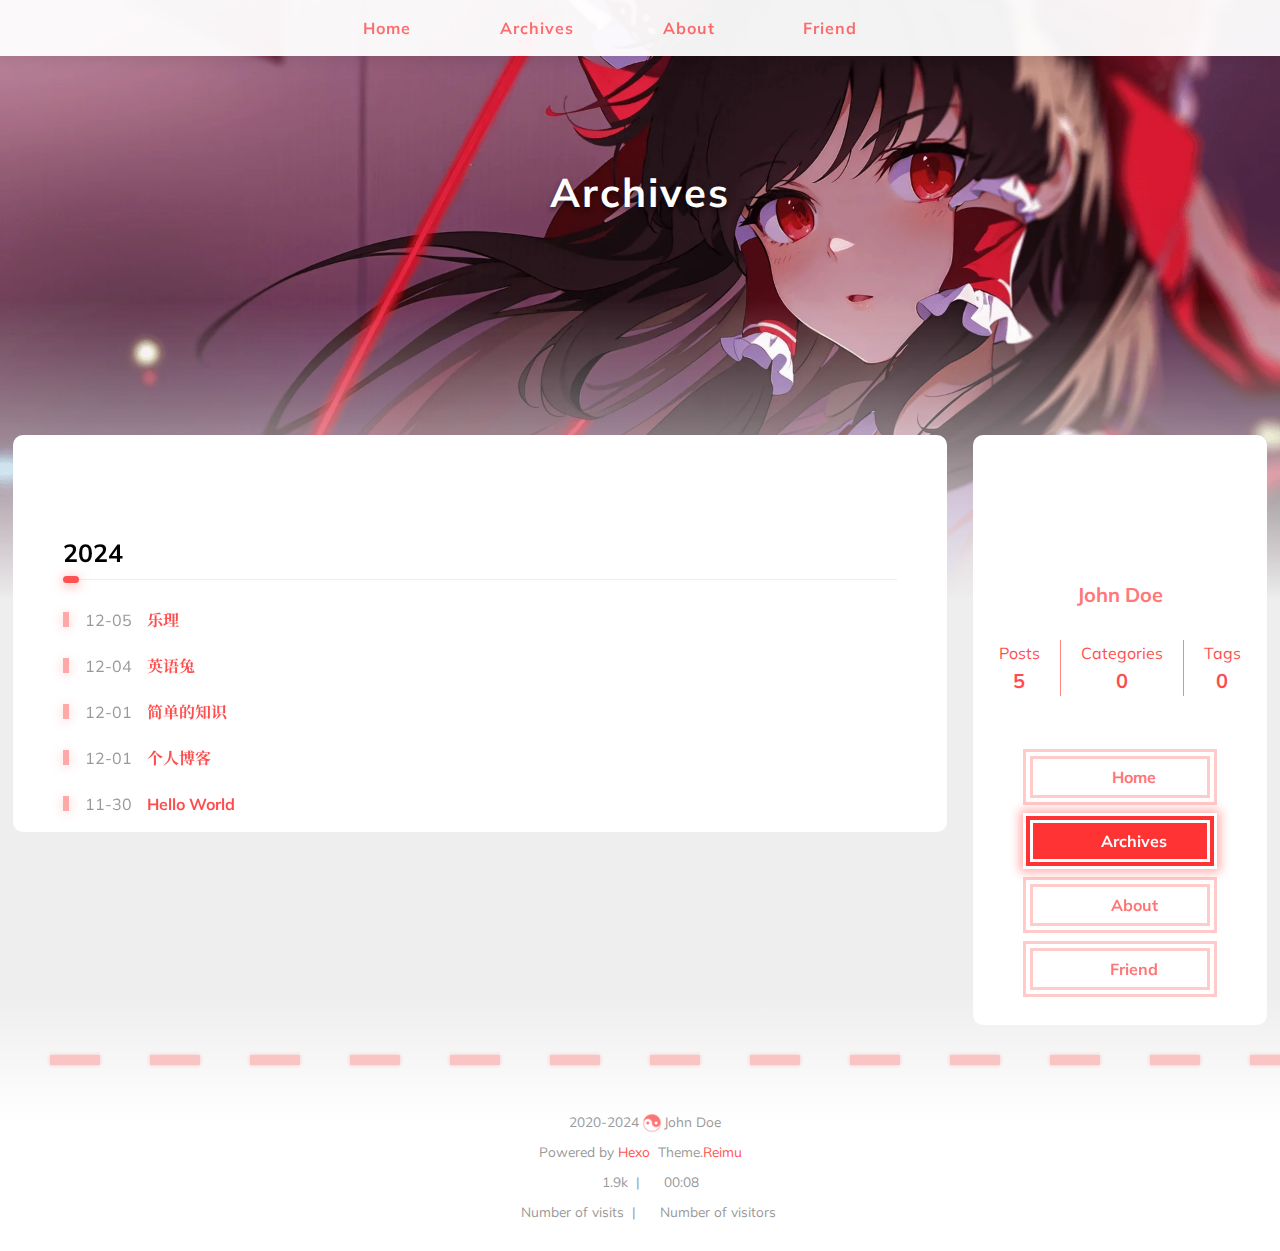
<file: archives/index.html>
<!DOCTYPE html>
  <html lang="en"  >
  <head>
  <meta charset="utf-8">
  

  

  

  
  <script>window.icon_font = '4552607_tq6stt6tcg';window.clipboard_tips = {"success":"复制成功(*^▽^*)","fail":"复制失败 (ﾟ⊿ﾟ)ﾂ","copyright":{"enable":false,"count":50,"content":"本文版权：本博客所有文章除特别声明外，均采用 BY-NC-SA 许可协议。转载请注明出处！"}};</script>
  
  
  <title>
    Archives |
    
    Hexo
  </title>
  <meta name="viewport" content="width=device-width, initial-scale=1, shrink-to-fit=no">
  <link rel="preconnect" href="https://fonts.gstatic.com/" crossorigin><link rel="preload" as="style" href="https://fonts.googleapis.com/css?family=Mulish:400,400italic,700,700italic%7CNoto%20Serif%20SC:400,400italic,700,700italic&display=swap"><link rel="stylesheet" href="https://fonts.googleapis.com/css?family=Mulish:400,400italic,700,700italic%7CNoto%20Serif%20SC:400,400italic,700,700italic&display=swap" media="print" onload="this.media&#x3D;&#39;all&#39;">
  
    <link rel="preload" href="//at.alicdn.com/t/c/font_4552607_tq6stt6tcg.woff2" as="font" type="font/woff2" crossorigin="anonymous">
  
  
    
<link rel="stylesheet" href="/css/loader.css">

  
  
    <meta property="og:type" content="website">
<meta property="og:title" content="Hexo">
<meta property="og:url" content="http://example.com/archives/index.html">
<meta property="og:site_name" content="Hexo">
<meta property="og:locale" content="en_US">
<meta property="og:image" content="http://example.com/images/banner.webp">
<meta property="article:author" content="John Doe">
<meta name="twitter:card" content="summary">
<meta name="twitter:image" content="http://example.com/images/banner.webp">
  
  
    <link rel="alternate" href="/atom.xml" title="Hexo" type="application/atom+xml">
  
  
    <link rel="shortcut icon" href="/images/favicon.ico">
  
  
<link rel="stylesheet" href="/css/style.css">

  <link rel="preload" href="https://npm.webcache.cn/photoswipe@5.4.4/dist/photoswipe.css" as="style" onload="this.onload=null;this.rel='stylesheet'">
  
  
  
  
    
<script src="https://npm.webcache.cn/pace-js@1.2.4/pace.min.js" integrity="sha384-k6YtvFUEIuEFBdrLKJ3YAUbBki333tj1CSUisai5Cswsg9wcLNaPzsTHDswp4Az8" crossorigin="anonymous"></script>

  
  
    
<link rel="stylesheet" href="https://npm.webcache.cn/@reimujs/aos@0.1.0/dist/aos.css">

  
<meta name="generator" content="Hexo 7.3.0"></head>

  <body>
    
  <div id='loader'>
    <div class="loading-left-bg loading-bg"></div>
    <div class="loading-right-bg loading-bg"></div>
    <div class="spinner-box">
      <div class="loading-taichi">
        <svg width="150" height="150" viewBox="0 0 1024 1024" class="icon" version="1.1" xmlns="https://www.w3.org/2000/svg" shape-rendering="geometricPrecision">
          <path d="M303.5 432A80 80 0 0 1 291.5 592A80 80 0 0 1 303.5 432z" fill="var(--red-1, #ff5252)" />
          <path d="M512 65A447 447 0 0 1 512 959L512 929A417 417 0 0 0 512 95A417 417 0 0 0 512 929L512 959A447 447 0 0 1 512 65z 
         M512 95A417 417 0 0 1 929 512A208.5 208.5 0 0 1 720.5 720.5L720.5 592A80 80 0 0 0 720.5 432A80 80 0 0 0 720.5 592L720.5 720.5A208.5 208.5 0 0 1 512 512A208.5 208.5 0 0 0 303.5 303.5A208.5 208.5 0 0 0 95 512A417 417 0 0 1 512 95z" fill="var(--red-1, #ff5252)" />
        </svg>
      </div>
      <div class="loading-word">少女祈祷中...</div>
    </div>
  </div>
  </div>
  <script>
    var time = null;
    var startLoading = () => {
      time = Date.now();
      document.getElementById('loader').classList.remove("loading");
    }
    var endLoading = () => {
      if (!time) {
        document.body.style.overflow = 'auto';
        document.getElementById('loader').classList.add("loading");
      } else {
        if (Date.now() - time > 500) {
          time = null;
          document.body.style.overflow = 'auto';
          document.getElementById('loader').classList.add("loading");
        } else {
          setTimeout(endLoading, 500 - (Date.now() - time));
          time = null;
        }
      }
    }
    window.addEventListener('DOMContentLoaded', endLoading);
    document.getElementById('loader').addEventListener('click', endLoading);
  </script>

<div id="copy-tooltip" style="pointer-events: none; opacity: 0; transition: all 0.2s ease; position: fixed;top: 50%;left: 50%;z-index: 999;transform: translate(-50%, -50%);color: white;background: rgba(0, 0, 0, 0.5);padding: 10px 15px;border-radius: 10px;">
</div>


    <div id="container">
      <div id="wrap">
        <div id="header-nav">
  <nav id="main-nav">
    
      <span class="main-nav-link-wrap">
        <div class="main-nav-icon icon-taichi"></div>
        <a class="main-nav-link" href="/">Home</a>
      </span>
    
      <span class="main-nav-link-wrap">
        <div class="main-nav-icon icon-taichi"></div>
        <a class="main-nav-link" href="/archives">Archives</a>
      </span>
    
      <span class="main-nav-link-wrap">
        <div class="main-nav-icon icon-taichi"></div>
        <a class="main-nav-link" href="/about">About</a>
      </span>
    
      <span class="main-nav-link-wrap">
        <div class="main-nav-icon icon-taichi"></div>
        <a class="main-nav-link" href="/friend">Friend</a>
      </span>
    
    <a id="main-nav-toggle" class="nav-icon"></a>
  </nav>
  <nav id="sub-nav">
    
      <a id="nav-rss-link" class="nav-icon" href="/atom.xml" title="RSS Feed" target="_blank"></a>
    
    
    
  </nav>
</div>
<header id="header">
  
    
      <img fetchpriority="high" src="/images/banner.webp" alt="">
    
  
  <div id="header-outer">
    <div id="header-title">
      
        
        
          <a href="/" id="logo">
            <h1 data-aos="slide-up">Archives</h1>
          </a>
        
      
      
        
        <h2 id="subtitle-wrap" data-aos="slide-down">
          
        </h2>
      
    </div>
  </div>
</header>

        <div id="content">
          
          <section id="main">
<div class="archives-outer-wrap" data-aos="fade-up">
  <div class="tag-wrap">
    
  </div>
  <div class="category-wrap">
    
  </div>
  
  
    
    
      
      
      <section class="archives-wrap" data-aos="fade-up">
        <div class="archive-year-wrap">
          <a href="/archives/2024" class="archive-year">2024</a>
        </div>
        <ul>
          
          <li class="archive-article">
  <div class="archive-article-date-wrap">
    <a href="/2024/12/05/%E4%B9%90%E7%90%86/">
      <time class="dt-published" datetime="2024-12-04T16:00:00.000Z" itemprop="datePublished">12-05</time>
    </a>
  </div>
  
    <a class="archive-article-title" href="/2024/12/05/%E4%B9%90%E7%90%86/">乐理</a>
  
</li>

          
    
    
          <li class="archive-article">
  <div class="archive-article-date-wrap">
    <a href="/2024/12/04/%E8%8B%B1%E8%AF%AD%E5%85%94/">
      <time class="dt-published" datetime="2024-12-03T16:00:00.000Z" itemprop="datePublished">12-04</time>
    </a>
  </div>
  
    <a class="archive-article-title" href="/2024/12/04/%E8%8B%B1%E8%AF%AD%E5%85%94/">英语兔</a>
  
</li>

          
    
    
          <li class="archive-article">
  <div class="archive-article-date-wrap">
    <a href="/2024/12/01/%E7%AE%80%E5%8D%95%E7%9A%84%E7%9F%A5%E8%AF%86/">
      <time class="dt-published" datetime="2024-12-01T09:31:32.667Z" itemprop="datePublished">12-01</time>
    </a>
  </div>
  
    <a class="archive-article-title" href="/2024/12/01/%E7%AE%80%E5%8D%95%E7%9A%84%E7%9F%A5%E8%AF%86/">简单的知识</a>
  
</li>

          
    
    
          <li class="archive-article">
  <div class="archive-article-date-wrap">
    <a href="/2024/12/01/%E4%B8%AA%E4%BA%BA%E5%8D%9A%E5%AE%A2/">
      <time class="dt-published" datetime="2024-12-01T08:38:12.118Z" itemprop="datePublished">12-01</time>
    </a>
  </div>
  
    <a class="archive-article-title" href="/2024/12/01/%E4%B8%AA%E4%BA%BA%E5%8D%9A%E5%AE%A2/">个人博客</a>
  
</li>

          
    
    
          <li class="archive-article">
  <div class="archive-article-date-wrap">
    <a href="/2024/11/30/hello-world/">
      <time class="dt-published" datetime="2024-11-30T09:03:29.640Z" itemprop="datePublished">11-30</time>
    </a>
  </div>
  
    <a class="archive-article-title" href="/2024/11/30/hello-world/">Hello World</a>
  
</li>

          
          
        </ul>
      </section>
  
  </div>



</section>
          
            <aside id="sidebar">
  <div class="sidebar-wrapper ">
    <div class="sidebar-wrap" data-aos="fade-up">
      
        <div class="sidebar-author">
  <img data-src="/avatar/avatar.webp" data-sizes="auto" alt="John Doe" class="lazyload">
  <div class="sidebar-author-name">John Doe</div>
  <div class="sidebar-description"></div>
</div>
<div class="sidebar-state">
  <div class="sidebar-state-article">
    <div>Posts</div>
    <div class="sidebar-state-number">5</div>
  </div>
  <div class="sidebar-state-category">
    <div>Categories</div>
    <div class="sidebar-state-number">0</div>
  </div>
  <div class="sidebar-state-tag">
    <div>Tags</div>
    <div class="sidebar-state-number">0</div>
  </div>
</div>
<div class="sidebar-social">
  
</div>
<div class="sidebar-menu">
  
    <div class="sidebar-menu-link-wrap">
      <a class="sidebar-menu-link-dummy" href="/" aria-label="Home"></a>
      <div class="sidebar-menu-icon icon-taichi"></div>
      <div class="sidebar-menu-link">Home</div>
    </div>
  
    <div class="sidebar-menu-link-wrap">
      <a class="sidebar-menu-link-dummy" href="/archives" aria-label="Archives"></a>
      <div class="sidebar-menu-icon icon-taichi"></div>
      <div class="sidebar-menu-link">Archives</div>
    </div>
  
    <div class="sidebar-menu-link-wrap">
      <a class="sidebar-menu-link-dummy" href="/about" aria-label="About"></a>
      <div class="sidebar-menu-icon icon-taichi"></div>
      <div class="sidebar-menu-link">About</div>
    </div>
  
    <div class="sidebar-menu-link-wrap">
      <a class="sidebar-menu-link-dummy" href="/friend" aria-label="Friend"></a>
      <div class="sidebar-menu-icon icon-taichi"></div>
      <div class="sidebar-menu-link">Friend</div>
    </div>
  
</div>

      
      
    </div>
  </div>

  
</aside>

          
        </div>
        <footer id="footer">
  <div style="width: 100%; overflow: hidden">
    <div class="footer-line"></div>
  </div>
  <div id="footer-info">
    
    <div>
      <span class="icon-copyright"></span>
      2020-2024
      <span class="footer-info-sep"></span>
      John Doe
    </div>
    
      <div>
        Powered by&nbsp;<a href="https://hexo.io/" rel="noopener external nofollow noreferrer" target="_blank">Hexo</a>&nbsp;
        Theme.<a href="https://github.com/D-Sketon/hexo-theme-reimu" rel="noopener external nofollow noreferrer" target="_blank">Reimu</a>
      </div>
    
    
      <div>
        <span class="icon-brush"></span>
        1.9k
        &nbsp;|&nbsp;
        <span class="icon-coffee"></span>
        00:08
      </div>
    
    
    
    
      <div>
        <span class="icon-eye"></span>
        <span id="busuanzi_container_site_pv">Number of visits&nbsp;<span id="busuanzi_value_site_pv"></span></span>
        &nbsp;|&nbsp;
        <span class="icon-user"></span>
        <span id="busuanzi_container_site_uv">Number of visitors&nbsp;<span id="busuanzi_value_site_uv"></span></span>
      </div>
    
  </div>
</footer>

        <div class="sidebar-top">
          <div class="sidebar-top-taichi"></div>
          <div class="arrow-up"></div>
        </div>
        <div id="mask" class="hide"></div>
      </div>
      <nav id="mobile-nav">
  <div class="sidebar-wrap">
    
      <div class="sidebar-author">
  <img data-src="/avatar/avatar.webp" data-sizes="auto" alt="John Doe" class="lazyload">
  <div class="sidebar-author-name">John Doe</div>
  <div class="sidebar-description"></div>
</div>
<div class="sidebar-state">
  <div class="sidebar-state-article">
    <div>Posts</div>
    <div class="sidebar-state-number">5</div>
  </div>
  <div class="sidebar-state-category">
    <div>Categories</div>
    <div class="sidebar-state-number">0</div>
  </div>
  <div class="sidebar-state-tag">
    <div>Tags</div>
    <div class="sidebar-state-number">0</div>
  </div>
</div>
<div class="sidebar-social">
  
</div>
<div class="sidebar-menu">
  
    <div class="sidebar-menu-link-wrap">
      <a class="sidebar-menu-link-dummy" href="/" aria-label="Home"></a>
      <div class="sidebar-menu-icon icon-taichi"></div>
      <div class="sidebar-menu-link">Home</div>
    </div>
  
    <div class="sidebar-menu-link-wrap">
      <a class="sidebar-menu-link-dummy" href="/archives" aria-label="Archives"></a>
      <div class="sidebar-menu-icon icon-taichi"></div>
      <div class="sidebar-menu-link">Archives</div>
    </div>
  
    <div class="sidebar-menu-link-wrap">
      <a class="sidebar-menu-link-dummy" href="/about" aria-label="About"></a>
      <div class="sidebar-menu-icon icon-taichi"></div>
      <div class="sidebar-menu-link">About</div>
    </div>
  
    <div class="sidebar-menu-link-wrap">
      <a class="sidebar-menu-link-dummy" href="/friend" aria-label="Friend"></a>
      <div class="sidebar-menu-icon icon-taichi"></div>
      <div class="sidebar-menu-link">Friend</div>
    </div>
  
</div>

    
  </div>
  
</nav>

    </div>
    
    
<script src="https://npm.webcache.cn/lazysizes@5.3.2/lazysizes.min.js" integrity="sha384-3gT&#x2F;vsepWkfz&#x2F;ff7PpWNUeMzeWoH3cDhm&#x2F;A8jM7ouoAK0&#x2F;fP&#x2F;9bcHHR5kHq2nf+e" crossorigin="anonymous"></script>


<script src="https://npm.webcache.cn/clipboard@2.0.11/dist/clipboard.min.js" integrity="sha384-J08i8An&#x2F;QeARD9ExYpvphB8BsyOj3Gh2TSh1aLINKO3L0cMSH2dN3E22zFoXEi0Q" crossorigin="anonymous"></script>



<script src="/js/script.js"></script>



  
<script src="/js/aos.js"></script>

  <script>
    var aosInit = () => {
      AOS.init({
        duration: 1000,
        easing: "ease",
        once: true,
        offset: 50,
      });
    };
    if (document.readyState === 'loading') {
      document.addEventListener('DOMContentLoaded', aosInit);
    } else {
      aosInit();
    }
  </script>



<script src="/js/pjax_script.js" data-pjax></script>







  
<script src="https://npm.webcache.cn/mouse-firework@0.0.6/dist/index.umd.js" integrity="sha384-vkGvf25gm1C1PbcoD5dNfc137HzNL&#x2F;hr1RKA5HniJOaawtvUmH5lTVFgFAruE9Ge" crossorigin="anonymous"></script>

  <script>
    window.firework && window.firework(JSON.parse('{"excludeElements":["a","button"],"particles":[{"shape":"circle","move":["emit"],"easing":"easeOutExpo","colors":["#ff5252","#ff7c7c","#ffafaf","#ffd0d0"],"number":20,"duration":[1200,1800],"shapeOptions":{"radius":[16,32],"alpha":[0.3,0.5]}},{"shape":"circle","move":["diffuse"],"easing":"easeOutExpo","colors":["#ff0000"],"number":1,"duration":[1200,1800],"shapeOptions":{"radius":20,"alpha":[0.2,0.5],"lineWidth":6}}]}'))
  </script>








<div id="lazy-script">
  <div>
    
    
      
    
    
  </div>
</div>


  <script>
    console.log(String.raw`%c 
 ______     ______     __     __    __     __  __    
/\  == \   /\  ___\   /\ \   /\ "-./  \   /\ \/\ \   
\ \  __<   \ \  __\   \ \ \  \ \ \-./\ \  \ \ \_\ \  
 \ \_\ \_\  \ \_____\  \ \_\  \ \_\ \ \_\  \ \_____\ 
  \/_/ /_/   \/_____/   \/_/   \/_/  \/_/   \/_____/ 
                                                  
`,'color: #ff5252;')
    console.log('%c Theme.Reimu v' + '0.3.5' + ' %c https://github.com/D-Sketon/hexo-theme-reimu ', 'color: white; background: #ff5252; padding:5px 0;', 'padding:4px;border:1px solid #ff5252;')
  </script>
  



  
<script src="https://npm.webcache.cn/busuanzi@2.3.0/bsz.pure.mini.js" integrity="sha384-0M75wtSkhjIInv4coYlaJU83+OypaRCIq2SukQVQX04eGTCBXJDuWAbJet56id+S" crossorigin="anonymous" async></script>




<script>
  if ('serviceWorker' in navigator) {
    navigator.serviceWorker.getRegistrations().then((registrations) => {
      for (let registration of registrations) {
        registration.unregister();
      }
    });
  }
</script>

  </body>
  </html>
</file>
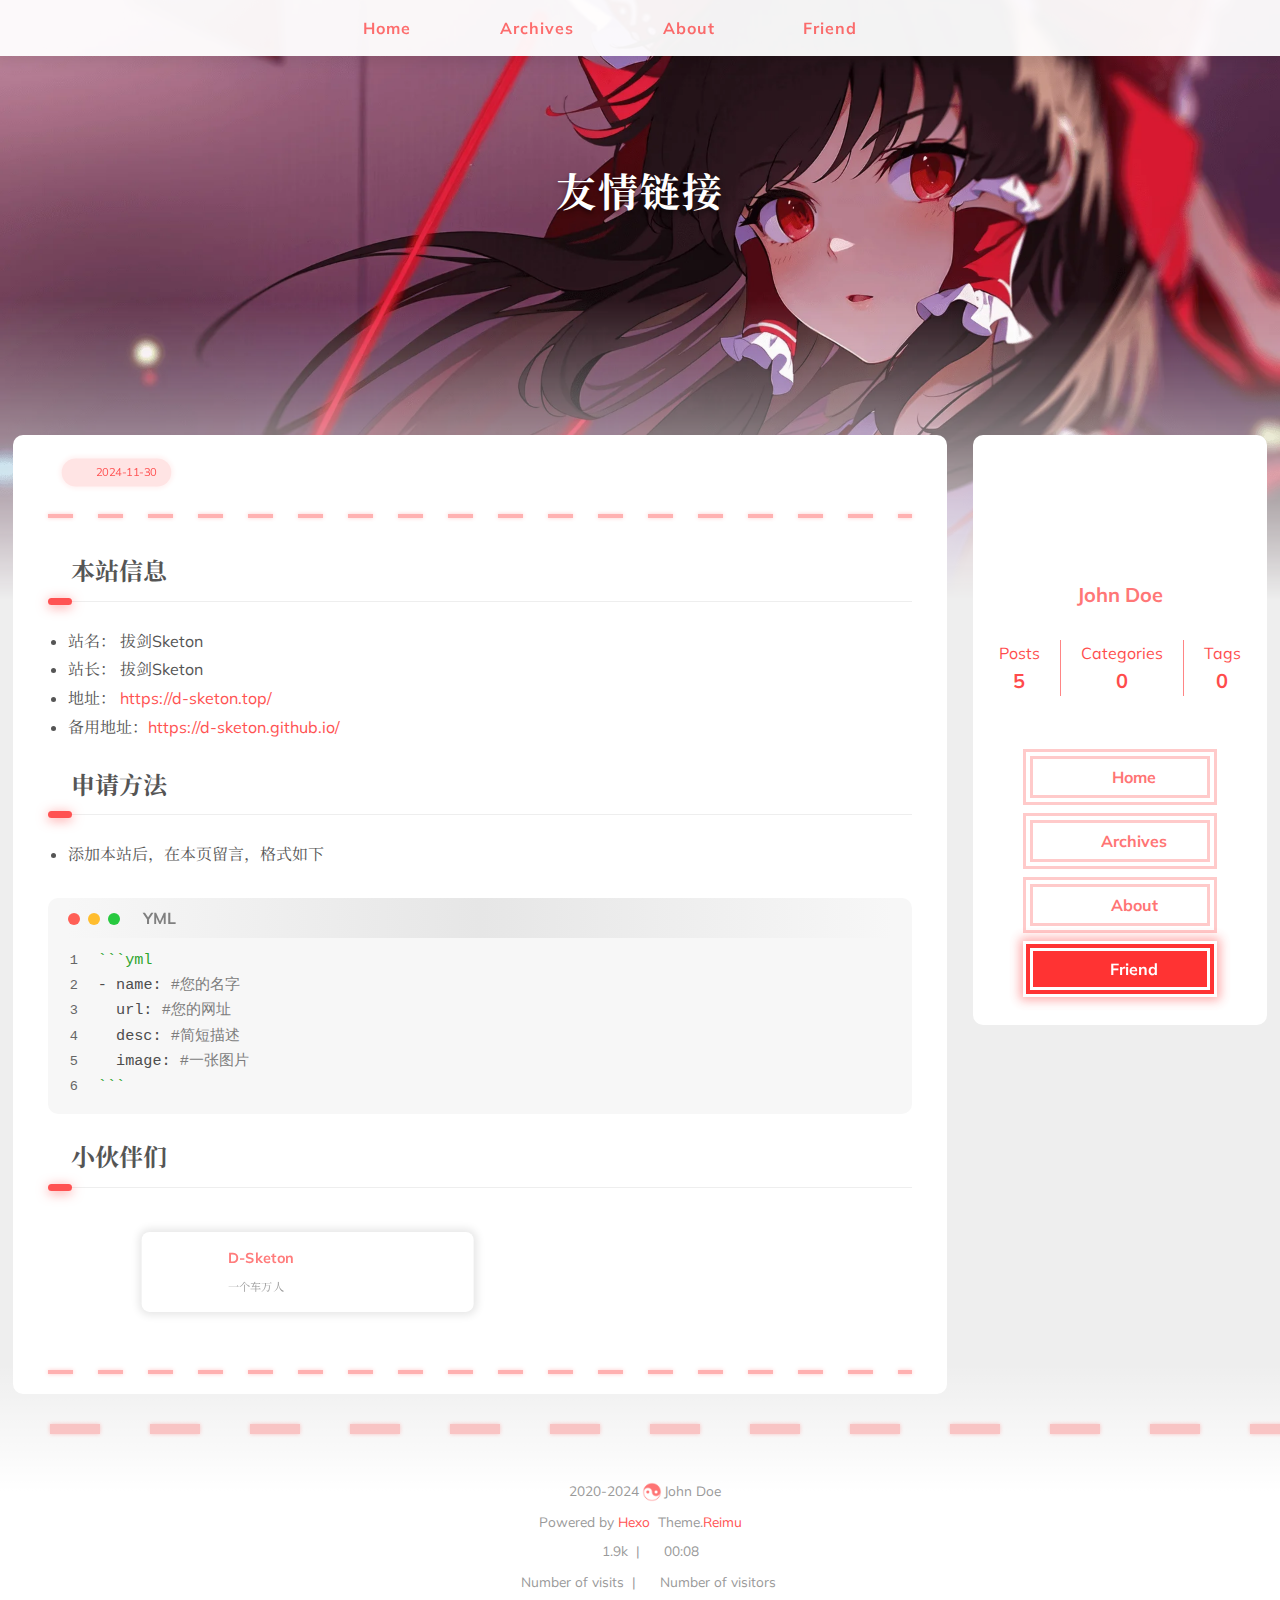
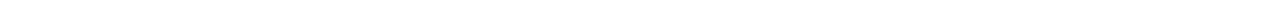
<file: friend/index.html>
<!DOCTYPE html>
  <html lang="en"  >
  <head>
  <meta charset="utf-8">
  

  

  

  
  <script>window.icon_font = '4552607_tq6stt6tcg';window.clipboard_tips = {"success":"复制成功(*^▽^*)","fail":"复制失败 (ﾟ⊿ﾟ)ﾂ","copyright":{"enable":false,"count":50,"content":"本文版权：本博客所有文章除特别声明外，均采用 BY-NC-SA 许可协议。转载请注明出处！"}};</script>
  
  
  <title>
    友情链接 |
    
    Hexo
  </title>
  <meta name="viewport" content="width=device-width, initial-scale=1, shrink-to-fit=no">
  <link rel="preconnect" href="https://fonts.gstatic.com/" crossorigin><link rel="preload" as="style" href="https://fonts.googleapis.com/css?family=Mulish:400,400italic,700,700italic%7CNoto%20Serif%20SC:400,400italic,700,700italic&display=swap"><link rel="stylesheet" href="https://fonts.googleapis.com/css?family=Mulish:400,400italic,700,700italic%7CNoto%20Serif%20SC:400,400italic,700,700italic&display=swap" media="print" onload="this.media&#x3D;&#39;all&#39;">
  
    <link rel="preload" href="//at.alicdn.com/t/c/font_4552607_tq6stt6tcg.woff2" as="font" type="font/woff2" crossorigin="anonymous">
  
  
    
<link rel="stylesheet" href="/css/loader.css">

  
  
    <meta name="description" content="本站信息 站名： 拔剑Sketon 站长： 拔剑Sketon 地址： https:&#x2F;&#x2F;d-sketon.top&#x2F; 备用地址：https:&#x2F;&#x2F;d-sketon.github.io&#x2F;  申请方法 添加本站后，在本页留言，格式如下  123456​&#96;&#96;&#96;yml- name: #您的名字  url: #您的网址  desc: #简短描述  image: #一张图片​&#96;&#96;&#96;  小伙伴们">
<meta property="og:type" content="website">
<meta property="og:title" content="友情链接">
<meta property="og:url" content="http://example.com/friend/index.html">
<meta property="og:site_name" content="Hexo">
<meta property="og:description" content="本站信息 站名： 拔剑Sketon 站长： 拔剑Sketon 地址： https:&#x2F;&#x2F;d-sketon.top&#x2F; 备用地址：https:&#x2F;&#x2F;d-sketon.github.io&#x2F;  申请方法 添加本站后，在本页留言，格式如下  123456​&#96;&#96;&#96;yml- name: #您的名字  url: #您的网址  desc: #简短描述  image: #一张图片​&#96;&#96;&#96;  小伙伴们">
<meta property="og:locale" content="en_US">
<meta property="og:image" content="http://example.com/images/banner.webp">
<meta property="article:published_time" content="2024-11-30T10:08:08.825Z">
<meta property="article:modified_time" content="2024-11-30T10:08:08.825Z">
<meta property="article:author" content="John Doe">
<meta name="twitter:card" content="summary">
<meta name="twitter:image" content="http://example.com/images/banner.webp">
  
  
    <link rel="alternate" href="/atom.xml" title="Hexo" type="application/atom+xml">
  
  
    <link rel="shortcut icon" href="/images/favicon.ico">
  
  
<link rel="stylesheet" href="/css/style.css">

  <link rel="preload" href="https://npm.webcache.cn/photoswipe@5.4.4/dist/photoswipe.css" as="style" onload="this.onload=null;this.rel='stylesheet'">
  
  
  
  
    
<script src="https://npm.webcache.cn/pace-js@1.2.4/pace.min.js" integrity="sha384-k6YtvFUEIuEFBdrLKJ3YAUbBki333tj1CSUisai5Cswsg9wcLNaPzsTHDswp4Az8" crossorigin="anonymous"></script>

  
  
    
<link rel="stylesheet" href="https://npm.webcache.cn/@reimujs/aos@0.1.0/dist/aos.css">

  
<meta name="generator" content="Hexo 7.3.0"></head>

  <body>
    
  <div id='loader'>
    <div class="loading-left-bg loading-bg"></div>
    <div class="loading-right-bg loading-bg"></div>
    <div class="spinner-box">
      <div class="loading-taichi">
        <svg width="150" height="150" viewBox="0 0 1024 1024" class="icon" version="1.1" xmlns="https://www.w3.org/2000/svg" shape-rendering="geometricPrecision">
          <path d="M303.5 432A80 80 0 0 1 291.5 592A80 80 0 0 1 303.5 432z" fill="var(--red-1, #ff5252)" />
          <path d="M512 65A447 447 0 0 1 512 959L512 929A417 417 0 0 0 512 95A417 417 0 0 0 512 929L512 959A447 447 0 0 1 512 65z 
         M512 95A417 417 0 0 1 929 512A208.5 208.5 0 0 1 720.5 720.5L720.5 592A80 80 0 0 0 720.5 432A80 80 0 0 0 720.5 592L720.5 720.5A208.5 208.5 0 0 1 512 512A208.5 208.5 0 0 0 303.5 303.5A208.5 208.5 0 0 0 95 512A417 417 0 0 1 512 95z" fill="var(--red-1, #ff5252)" />
        </svg>
      </div>
      <div class="loading-word">少女祈祷中...</div>
    </div>
  </div>
  </div>
  <script>
    var time = null;
    var startLoading = () => {
      time = Date.now();
      document.getElementById('loader').classList.remove("loading");
    }
    var endLoading = () => {
      if (!time) {
        document.body.style.overflow = 'auto';
        document.getElementById('loader').classList.add("loading");
      } else {
        if (Date.now() - time > 500) {
          time = null;
          document.body.style.overflow = 'auto';
          document.getElementById('loader').classList.add("loading");
        } else {
          setTimeout(endLoading, 500 - (Date.now() - time));
          time = null;
        }
      }
    }
    window.addEventListener('DOMContentLoaded', endLoading);
    document.getElementById('loader').addEventListener('click', endLoading);
  </script>

<div id="copy-tooltip" style="pointer-events: none; opacity: 0; transition: all 0.2s ease; position: fixed;top: 50%;left: 50%;z-index: 999;transform: translate(-50%, -50%);color: white;background: rgba(0, 0, 0, 0.5);padding: 10px 15px;border-radius: 10px;">
</div>


    <div id="container">
      <div id="wrap">
        <div id="header-nav">
  <nav id="main-nav">
    
      <span class="main-nav-link-wrap">
        <div class="main-nav-icon icon-taichi"></div>
        <a class="main-nav-link" href="/">Home</a>
      </span>
    
      <span class="main-nav-link-wrap">
        <div class="main-nav-icon icon-taichi"></div>
        <a class="main-nav-link" href="/archives">Archives</a>
      </span>
    
      <span class="main-nav-link-wrap">
        <div class="main-nav-icon icon-taichi"></div>
        <a class="main-nav-link" href="/about">About</a>
      </span>
    
      <span class="main-nav-link-wrap">
        <div class="main-nav-icon icon-taichi"></div>
        <a class="main-nav-link" href="/friend">Friend</a>
      </span>
    
    <a id="main-nav-toggle" class="nav-icon"></a>
  </nav>
  <nav id="sub-nav">
    
      <a id="nav-rss-link" class="nav-icon" href="/atom.xml" title="RSS Feed" target="_blank"></a>
    
    
    
  </nav>
</div>
<header id="header">
  
    
      <img fetchpriority="high" src="/images/banner.webp" alt="友情链接">
    
  
  <div id="header-outer">
    <div id="header-title">
      
        
        
          <a href="/" id="logo">
            <h1 data-aos="slide-up">友情链接</h1>
          </a>
        
      
      
        
        <h2 id="subtitle-wrap" data-aos="slide-down">
          
        </h2>
      
    </div>
  </div>
</header>

        <div id="content">
          
          <section id="main"><article id="page-" class="h-entry article article-type-page" itemprop="blogPost" itemscope itemtype="https://schema.org/BlogPosting">
  <div class="article-inner" data-aos="fade-up">
    <div class="article-meta">
      <div class="article-date">
  <a href="/friend/index.html" class="article-date-link" data-aos="zoom-in">
    <time datetime="2024-11-30T10:08:08.825Z" itemprop="datePublished">2024-11-30</time>
    <time style="display: none;" id="post-update-time">2024-11-30</time>
  </a>
</div>

      

    </div>
    <div class="hr-line"></div>
    

    <div class="e-content article-entry" itemprop="articleBody">
      
      
        <h2 id="本站信息"><a href="#本站信息" class="headerlink" title="本站信息"></a>本站信息</h2><ul>
<li>站名： 拔剑Sketon</li>
<li>站长： 拔剑Sketon</li>
<li>地址： <a target="_blank" rel="noopener" href="https://d-sketon.top/">https://d-sketon.top/</a></li>
<li>备用地址：<a target="_blank" rel="noopener" href="https://d-sketon.github.io/">https://d-sketon.github.io/</a></li>
</ul>
<h2 id="申请方法"><a href="#申请方法" class="headerlink" title="申请方法"></a>申请方法</h2><ul>
<li>添加本站后，在本页留言，格式如下</li>
</ul>
<figure class="highlight yml"><table><tr><td class="gutter"><pre><span class="line">1</span><br><span class="line">2</span><br><span class="line">3</span><br><span class="line">4</span><br><span class="line">5</span><br><span class="line">6</span><br></pre></td><td class="code"><pre><span class="line"><span class="string">​```yml</span></span><br><span class="line"><span class="bullet">-</span> <span class="attr">name:</span> <span class="comment">#您的名字</span></span><br><span class="line">  <span class="attr">url:</span> <span class="comment">#您的网址</span></span><br><span class="line">  <span class="attr">desc:</span> <span class="comment">#简短描述</span></span><br><span class="line">  <span class="attr">image:</span> <span class="comment">#一张图片</span></span><br><span class="line"><span class="string">​```</span></span><br></pre></td></tr></table></figure>

<h2 id="小伙伴们"><a href="#小伙伴们" class="headerlink" title="小伙伴们"></a>小伙伴们</h2><div class="friend-wrap" data-aos="zoom-in"><div class="friend-item-wrap">
    <a href="https://d-sketon.github.io/" rel="noopener external nofollow noreferrer" target="_blank"></a>
    <div class="friend-icon-wrap">
      <div class="friend-icon">
          <img data-src="https://d-sketon.github.io/avatar/avatar.webp" data-sizes="auto" alt="D-Sketon" class="lazyload">
      </div>
    </div>
    <div class="friend-info-wrap">
      <div class="friend-name">
          D-Sketon 
      </div>
      <div class="friend-desc">
        一个车万人
      </div>
    </div>
  </div></div>

      
    </div>
    <footer class="article-footer">
      
      
      
      
      
      
      
      

    </footer>
  </div>
  

</article>






</section>
          
            <aside id="sidebar">
  <div class="sidebar-wrapper ">
    <div class="sidebar-wrap" data-aos="fade-up">
      
        <div class="sidebar-author">
  <img data-src="/avatar/avatar.webp" data-sizes="auto" alt="John Doe" class="lazyload">
  <div class="sidebar-author-name">John Doe</div>
  <div class="sidebar-description"></div>
</div>
<div class="sidebar-state">
  <div class="sidebar-state-article">
    <div>Posts</div>
    <div class="sidebar-state-number">5</div>
  </div>
  <div class="sidebar-state-category">
    <div>Categories</div>
    <div class="sidebar-state-number">0</div>
  </div>
  <div class="sidebar-state-tag">
    <div>Tags</div>
    <div class="sidebar-state-number">0</div>
  </div>
</div>
<div class="sidebar-social">
  
</div>
<div class="sidebar-menu">
  
    <div class="sidebar-menu-link-wrap">
      <a class="sidebar-menu-link-dummy" href="/" aria-label="Home"></a>
      <div class="sidebar-menu-icon icon-taichi"></div>
      <div class="sidebar-menu-link">Home</div>
    </div>
  
    <div class="sidebar-menu-link-wrap">
      <a class="sidebar-menu-link-dummy" href="/archives" aria-label="Archives"></a>
      <div class="sidebar-menu-icon icon-taichi"></div>
      <div class="sidebar-menu-link">Archives</div>
    </div>
  
    <div class="sidebar-menu-link-wrap">
      <a class="sidebar-menu-link-dummy" href="/about" aria-label="About"></a>
      <div class="sidebar-menu-icon icon-taichi"></div>
      <div class="sidebar-menu-link">About</div>
    </div>
  
    <div class="sidebar-menu-link-wrap">
      <a class="sidebar-menu-link-dummy" href="/friend" aria-label="Friend"></a>
      <div class="sidebar-menu-icon icon-taichi"></div>
      <div class="sidebar-menu-link">Friend</div>
    </div>
  
</div>

      
      
    </div>
  </div>

  
</aside>

          
        </div>
        <footer id="footer">
  <div style="width: 100%; overflow: hidden">
    <div class="footer-line"></div>
  </div>
  <div id="footer-info">
    
    <div>
      <span class="icon-copyright"></span>
      2020-2024
      <span class="footer-info-sep"></span>
      John Doe
    </div>
    
      <div>
        Powered by&nbsp;<a href="https://hexo.io/" rel="noopener external nofollow noreferrer" target="_blank">Hexo</a>&nbsp;
        Theme.<a href="https://github.com/D-Sketon/hexo-theme-reimu" rel="noopener external nofollow noreferrer" target="_blank">Reimu</a>
      </div>
    
    
      <div>
        <span class="icon-brush"></span>
        1.9k
        &nbsp;|&nbsp;
        <span class="icon-coffee"></span>
        00:08
      </div>
    
    
    
    
      <div>
        <span class="icon-eye"></span>
        <span id="busuanzi_container_site_pv">Number of visits&nbsp;<span id="busuanzi_value_site_pv"></span></span>
        &nbsp;|&nbsp;
        <span class="icon-user"></span>
        <span id="busuanzi_container_site_uv">Number of visitors&nbsp;<span id="busuanzi_value_site_uv"></span></span>
      </div>
    
  </div>
</footer>

        <div class="sidebar-top">
          <div class="sidebar-top-taichi"></div>
          <div class="arrow-up"></div>
        </div>
        <div id="mask" class="hide"></div>
      </div>
      <nav id="mobile-nav">
  <div class="sidebar-wrap">
    
      <div class="sidebar-author">
  <img data-src="/avatar/avatar.webp" data-sizes="auto" alt="John Doe" class="lazyload">
  <div class="sidebar-author-name">John Doe</div>
  <div class="sidebar-description"></div>
</div>
<div class="sidebar-state">
  <div class="sidebar-state-article">
    <div>Posts</div>
    <div class="sidebar-state-number">5</div>
  </div>
  <div class="sidebar-state-category">
    <div>Categories</div>
    <div class="sidebar-state-number">0</div>
  </div>
  <div class="sidebar-state-tag">
    <div>Tags</div>
    <div class="sidebar-state-number">0</div>
  </div>
</div>
<div class="sidebar-social">
  
</div>
<div class="sidebar-menu">
  
    <div class="sidebar-menu-link-wrap">
      <a class="sidebar-menu-link-dummy" href="/" aria-label="Home"></a>
      <div class="sidebar-menu-icon icon-taichi"></div>
      <div class="sidebar-menu-link">Home</div>
    </div>
  
    <div class="sidebar-menu-link-wrap">
      <a class="sidebar-menu-link-dummy" href="/archives" aria-label="Archives"></a>
      <div class="sidebar-menu-icon icon-taichi"></div>
      <div class="sidebar-menu-link">Archives</div>
    </div>
  
    <div class="sidebar-menu-link-wrap">
      <a class="sidebar-menu-link-dummy" href="/about" aria-label="About"></a>
      <div class="sidebar-menu-icon icon-taichi"></div>
      <div class="sidebar-menu-link">About</div>
    </div>
  
    <div class="sidebar-menu-link-wrap">
      <a class="sidebar-menu-link-dummy" href="/friend" aria-label="Friend"></a>
      <div class="sidebar-menu-icon icon-taichi"></div>
      <div class="sidebar-menu-link">Friend</div>
    </div>
  
</div>

    
  </div>
  
</nav>

    </div>
    
    
<script src="https://npm.webcache.cn/lazysizes@5.3.2/lazysizes.min.js" integrity="sha384-3gT&#x2F;vsepWkfz&#x2F;ff7PpWNUeMzeWoH3cDhm&#x2F;A8jM7ouoAK0&#x2F;fP&#x2F;9bcHHR5kHq2nf+e" crossorigin="anonymous"></script>


<script src="https://npm.webcache.cn/clipboard@2.0.11/dist/clipboard.min.js" integrity="sha384-J08i8An&#x2F;QeARD9ExYpvphB8BsyOj3Gh2TSh1aLINKO3L0cMSH2dN3E22zFoXEi0Q" crossorigin="anonymous"></script>



<script src="/js/script.js"></script>



  
<script src="/js/aos.js"></script>

  <script>
    var aosInit = () => {
      AOS.init({
        duration: 1000,
        easing: "ease",
        once: true,
        offset: 50,
      });
    };
    if (document.readyState === 'loading') {
      document.addEventListener('DOMContentLoaded', aosInit);
    } else {
      aosInit();
    }
  </script>



<script src="/js/pjax_script.js" data-pjax></script>







  
<script src="https://npm.webcache.cn/mouse-firework@0.0.6/dist/index.umd.js" integrity="sha384-vkGvf25gm1C1PbcoD5dNfc137HzNL&#x2F;hr1RKA5HniJOaawtvUmH5lTVFgFAruE9Ge" crossorigin="anonymous"></script>

  <script>
    window.firework && window.firework(JSON.parse('{"excludeElements":["a","button"],"particles":[{"shape":"circle","move":["emit"],"easing":"easeOutExpo","colors":["#ff5252","#ff7c7c","#ffafaf","#ffd0d0"],"number":20,"duration":[1200,1800],"shapeOptions":{"radius":[16,32],"alpha":[0.3,0.5]}},{"shape":"circle","move":["diffuse"],"easing":"easeOutExpo","colors":["#ff0000"],"number":1,"duration":[1200,1800],"shapeOptions":{"radius":20,"alpha":[0.2,0.5],"lineWidth":6}}]}'))
  </script>








<div id="lazy-script">
  <div>
    
    
      
        
<script src="/js/insert_highlight.js" data-pjax></script>

      
    
    
      <script type="module" data-pjax>
        const PhotoSwipeLightbox = (await safeImport("https://npm.webcache.cn/photoswipe@5.4.4/dist/photoswipe-lightbox.esm.min.js", "sha384-DiL6M/gG+wmTxmCRZyD1zee6lIhawn5TGvED0FOh7fXcN9B0aZ9dexSF/N6lrZi/")).default;
        
        const pswp = () => {
          if (_$$('.article-entry a.article-gallery-item').length > 0) {
            new PhotoSwipeLightbox({
              gallery: '.article-entry',
              children: 'a.article-gallery-item',
              pswpModule: () => safeImport("https://npm.webcache.cn/photoswipe@5.4.4/dist/photoswipe.esm.min.js", "sha384-WkkO3GCmgkC3VQWpaV8DqhKJqpzpF9JoByxDmnV8+oTJ7m3DfYEWX1fu1scuS4+s")
            }).init();
          }
          if(_$$('.article-gallery a.article-gallery-item').length > 0) {
            new PhotoSwipeLightbox({
              gallery: '.article-gallery',
              children: 'a.article-gallery-item',
              pswpModule: () => safeImport("https://npm.webcache.cn/photoswipe@5.4.4/dist/photoswipe.esm.min.js", "sha384-WkkO3GCmgkC3VQWpaV8DqhKJqpzpF9JoByxDmnV8+oTJ7m3DfYEWX1fu1scuS4+s")
            }).init();
          }
          window.lightboxStatus = 'done';
          window.removeEventListener('lightbox:ready', pswp);
        }
        if(window.lightboxStatus === 'ready') {
          pswp()
        } else {
          window.addEventListener('lightbox:ready', pswp);
        }
      </script>
      








    
  </div>
</div>


  <script>
    console.log(String.raw`%c 
 ______     ______     __     __    __     __  __    
/\  == \   /\  ___\   /\ \   /\ "-./  \   /\ \/\ \   
\ \  __<   \ \  __\   \ \ \  \ \ \-./\ \  \ \ \_\ \  
 \ \_\ \_\  \ \_____\  \ \_\  \ \_\ \ \_\  \ \_____\ 
  \/_/ /_/   \/_____/   \/_/   \/_/  \/_/   \/_____/ 
                                                  
`,'color: #ff5252;')
    console.log('%c Theme.Reimu v' + '0.3.5' + ' %c https://github.com/D-Sketon/hexo-theme-reimu ', 'color: white; background: #ff5252; padding:5px 0;', 'padding:4px;border:1px solid #ff5252;')
  </script>
  



  
<script src="https://npm.webcache.cn/busuanzi@2.3.0/bsz.pure.mini.js" integrity="sha384-0M75wtSkhjIInv4coYlaJU83+OypaRCIq2SukQVQX04eGTCBXJDuWAbJet56id+S" crossorigin="anonymous" async></script>




<script>
  if ('serviceWorker' in navigator) {
    navigator.serviceWorker.getRegistrations().then((registrations) => {
      for (let registration of registrations) {
        registration.unregister();
      }
    });
  }
</script>

  </body>
  </html>
</file>
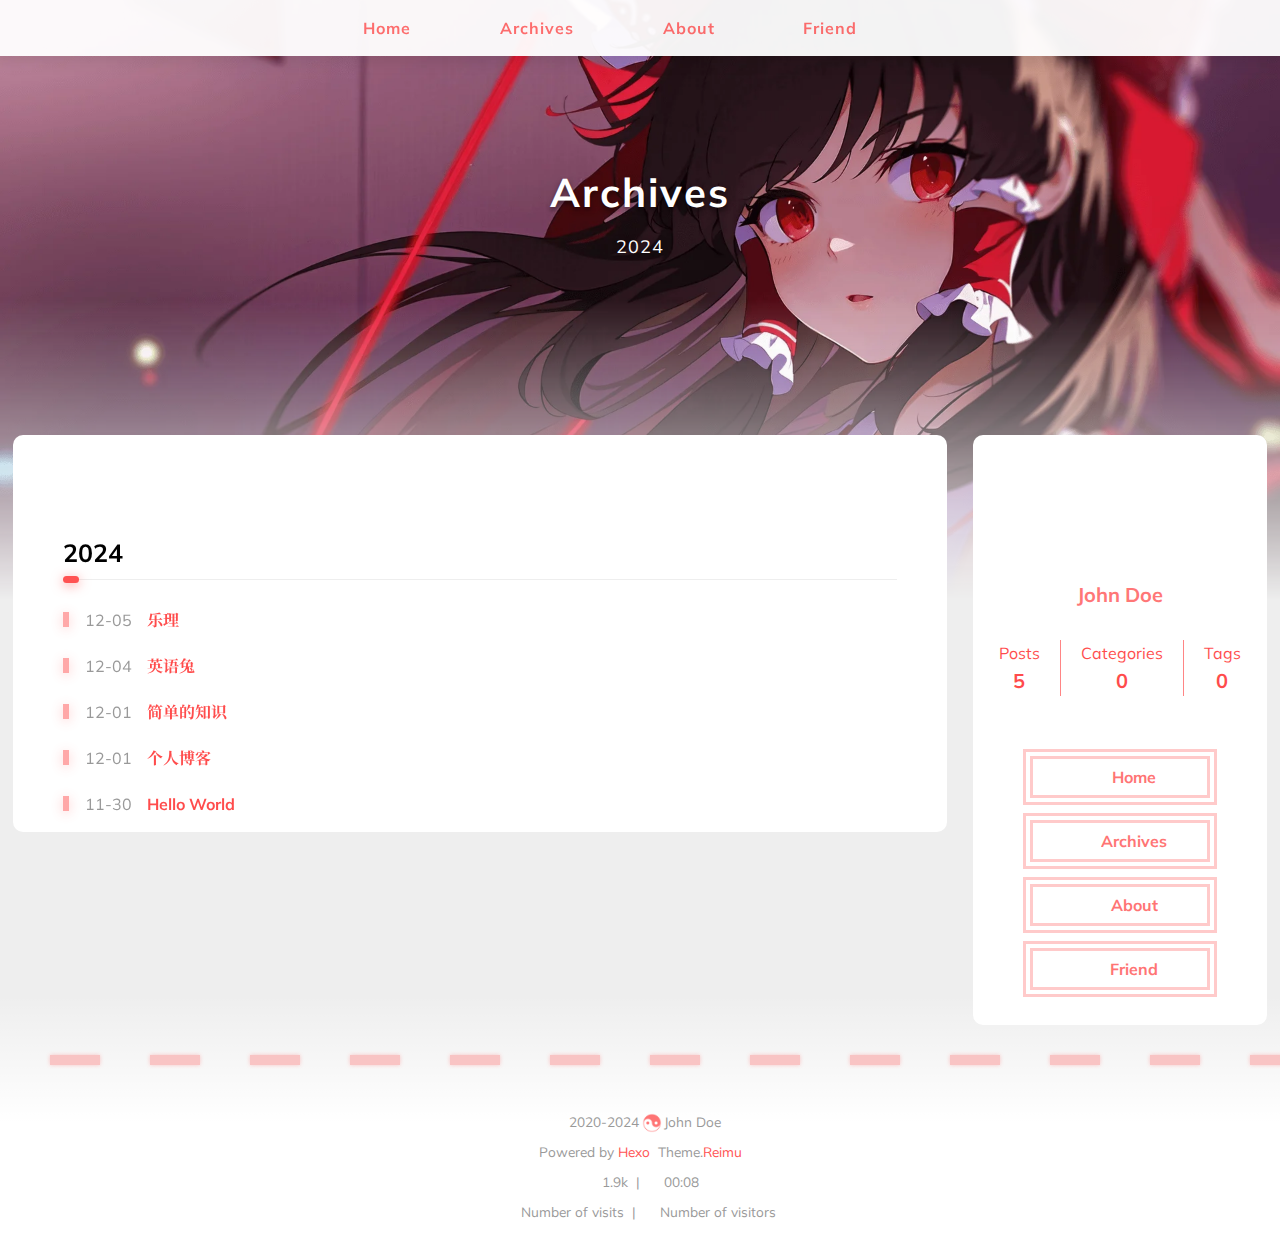
<file: archives/2024/index.html>
<!DOCTYPE html>
  <html lang="en"  >
  <head>
  <meta charset="utf-8">
  

  

  

  
  <script>window.icon_font = '4552607_tq6stt6tcg';window.clipboard_tips = {"success":"复制成功(*^▽^*)","fail":"复制失败 (ﾟ⊿ﾟ)ﾂ","copyright":{"enable":false,"count":50,"content":"本文版权：本博客所有文章除特别声明外，均采用 BY-NC-SA 许可协议。转载请注明出处！"}};</script>
  
  
  <title>
    Archives: 2024 |
    
    Hexo
  </title>
  <meta name="viewport" content="width=device-width, initial-scale=1, shrink-to-fit=no">
  <link rel="preconnect" href="https://fonts.gstatic.com/" crossorigin><link rel="preload" as="style" href="https://fonts.googleapis.com/css?family=Mulish:400,400italic,700,700italic%7CNoto%20Serif%20SC:400,400italic,700,700italic&display=swap"><link rel="stylesheet" href="https://fonts.googleapis.com/css?family=Mulish:400,400italic,700,700italic%7CNoto%20Serif%20SC:400,400italic,700,700italic&display=swap" media="print" onload="this.media&#x3D;&#39;all&#39;">
  
    <link rel="preload" href="//at.alicdn.com/t/c/font_4552607_tq6stt6tcg.woff2" as="font" type="font/woff2" crossorigin="anonymous">
  
  
    
<link rel="stylesheet" href="/css/loader.css">

  
  
    <meta property="og:type" content="website">
<meta property="og:title" content="Hexo">
<meta property="og:url" content="http://example.com/archives/2024/index.html">
<meta property="og:site_name" content="Hexo">
<meta property="og:locale" content="en_US">
<meta property="og:image" content="http://example.com/images/banner.webp">
<meta property="article:author" content="John Doe">
<meta name="twitter:card" content="summary">
<meta name="twitter:image" content="http://example.com/images/banner.webp">
  
  
    <link rel="alternate" href="/atom.xml" title="Hexo" type="application/atom+xml">
  
  
    <link rel="shortcut icon" href="/images/favicon.ico">
  
  
<link rel="stylesheet" href="/css/style.css">

  <link rel="preload" href="https://npm.webcache.cn/photoswipe@5.4.4/dist/photoswipe.css" as="style" onload="this.onload=null;this.rel='stylesheet'">
  
  
  
  
    
<script src="https://npm.webcache.cn/pace-js@1.2.4/pace.min.js" integrity="sha384-k6YtvFUEIuEFBdrLKJ3YAUbBki333tj1CSUisai5Cswsg9wcLNaPzsTHDswp4Az8" crossorigin="anonymous"></script>

  
  
    
<link rel="stylesheet" href="https://npm.webcache.cn/@reimujs/aos@0.1.0/dist/aos.css">

  
<meta name="generator" content="Hexo 7.3.0"></head>

  <body>
    
  <div id='loader'>
    <div class="loading-left-bg loading-bg"></div>
    <div class="loading-right-bg loading-bg"></div>
    <div class="spinner-box">
      <div class="loading-taichi">
        <svg width="150" height="150" viewBox="0 0 1024 1024" class="icon" version="1.1" xmlns="https://www.w3.org/2000/svg" shape-rendering="geometricPrecision">
          <path d="M303.5 432A80 80 0 0 1 291.5 592A80 80 0 0 1 303.5 432z" fill="var(--red-1, #ff5252)" />
          <path d="M512 65A447 447 0 0 1 512 959L512 929A417 417 0 0 0 512 95A417 417 0 0 0 512 929L512 959A447 447 0 0 1 512 65z 
         M512 95A417 417 0 0 1 929 512A208.5 208.5 0 0 1 720.5 720.5L720.5 592A80 80 0 0 0 720.5 432A80 80 0 0 0 720.5 592L720.5 720.5A208.5 208.5 0 0 1 512 512A208.5 208.5 0 0 0 303.5 303.5A208.5 208.5 0 0 0 95 512A417 417 0 0 1 512 95z" fill="var(--red-1, #ff5252)" />
        </svg>
      </div>
      <div class="loading-word">少女祈祷中...</div>
    </div>
  </div>
  </div>
  <script>
    var time = null;
    var startLoading = () => {
      time = Date.now();
      document.getElementById('loader').classList.remove("loading");
    }
    var endLoading = () => {
      if (!time) {
        document.body.style.overflow = 'auto';
        document.getElementById('loader').classList.add("loading");
      } else {
        if (Date.now() - time > 500) {
          time = null;
          document.body.style.overflow = 'auto';
          document.getElementById('loader').classList.add("loading");
        } else {
          setTimeout(endLoading, 500 - (Date.now() - time));
          time = null;
        }
      }
    }
    window.addEventListener('DOMContentLoaded', endLoading);
    document.getElementById('loader').addEventListener('click', endLoading);
  </script>

<div id="copy-tooltip" style="pointer-events: none; opacity: 0; transition: all 0.2s ease; position: fixed;top: 50%;left: 50%;z-index: 999;transform: translate(-50%, -50%);color: white;background: rgba(0, 0, 0, 0.5);padding: 10px 15px;border-radius: 10px;">
</div>


    <div id="container">
      <div id="wrap">
        <div id="header-nav">
  <nav id="main-nav">
    
      <span class="main-nav-link-wrap">
        <div class="main-nav-icon icon-taichi"></div>
        <a class="main-nav-link" href="/">Home</a>
      </span>
    
      <span class="main-nav-link-wrap">
        <div class="main-nav-icon icon-taichi"></div>
        <a class="main-nav-link" href="/archives">Archives</a>
      </span>
    
      <span class="main-nav-link-wrap">
        <div class="main-nav-icon icon-taichi"></div>
        <a class="main-nav-link" href="/about">About</a>
      </span>
    
      <span class="main-nav-link-wrap">
        <div class="main-nav-icon icon-taichi"></div>
        <a class="main-nav-link" href="/friend">Friend</a>
      </span>
    
    <a id="main-nav-toggle" class="nav-icon"></a>
  </nav>
  <nav id="sub-nav">
    
      <a id="nav-rss-link" class="nav-icon" href="/atom.xml" title="RSS Feed" target="_blank"></a>
    
    
    
  </nav>
</div>
<header id="header">
  
    
      <img fetchpriority="high" src="/images/banner.webp" alt="">
    
  
  <div id="header-outer">
    <div id="header-title">
      
        
        
          <a href="/" id="logo">
            <h1 data-aos="slide-up">Archives</h1>
          </a>
        
      
      
        
        <h2 id="subtitle-wrap" data-aos="slide-down">
          
            <a href="/" id="subtitle">2024</a>
          
        </h2>
      
    </div>
  </div>
</header>

        <div id="content">
          
          <section id="main">
<div class="archives-outer-wrap" data-aos="fade-up">
  <div class="tag-wrap">
    
  </div>
  <div class="category-wrap">
    
  </div>
  
  
    
    
      
      
      <section class="archives-wrap" data-aos="fade-up">
        <div class="archive-year-wrap">
          <a href="/archives/2024" class="archive-year">2024</a>
        </div>
        <ul>
          
          <li class="archive-article">
  <div class="archive-article-date-wrap">
    <a href="/2024/12/05/%E4%B9%90%E7%90%86/">
      <time class="dt-published" datetime="2024-12-04T16:00:00.000Z" itemprop="datePublished">12-05</time>
    </a>
  </div>
  
    <a class="archive-article-title" href="/2024/12/05/%E4%B9%90%E7%90%86/">乐理</a>
  
</li>

          
    
    
          <li class="archive-article">
  <div class="archive-article-date-wrap">
    <a href="/2024/12/04/%E8%8B%B1%E8%AF%AD%E5%85%94/">
      <time class="dt-published" datetime="2024-12-03T16:00:00.000Z" itemprop="datePublished">12-04</time>
    </a>
  </div>
  
    <a class="archive-article-title" href="/2024/12/04/%E8%8B%B1%E8%AF%AD%E5%85%94/">英语兔</a>
  
</li>

          
    
    
          <li class="archive-article">
  <div class="archive-article-date-wrap">
    <a href="/2024/12/01/%E7%AE%80%E5%8D%95%E7%9A%84%E7%9F%A5%E8%AF%86/">
      <time class="dt-published" datetime="2024-12-01T09:31:32.667Z" itemprop="datePublished">12-01</time>
    </a>
  </div>
  
    <a class="archive-article-title" href="/2024/12/01/%E7%AE%80%E5%8D%95%E7%9A%84%E7%9F%A5%E8%AF%86/">简单的知识</a>
  
</li>

          
    
    
          <li class="archive-article">
  <div class="archive-article-date-wrap">
    <a href="/2024/12/01/%E4%B8%AA%E4%BA%BA%E5%8D%9A%E5%AE%A2/">
      <time class="dt-published" datetime="2024-12-01T08:38:12.118Z" itemprop="datePublished">12-01</time>
    </a>
  </div>
  
    <a class="archive-article-title" href="/2024/12/01/%E4%B8%AA%E4%BA%BA%E5%8D%9A%E5%AE%A2/">个人博客</a>
  
</li>

          
    
    
          <li class="archive-article">
  <div class="archive-article-date-wrap">
    <a href="/2024/11/30/hello-world/">
      <time class="dt-published" datetime="2024-11-30T09:03:29.640Z" itemprop="datePublished">11-30</time>
    </a>
  </div>
  
    <a class="archive-article-title" href="/2024/11/30/hello-world/">Hello World</a>
  
</li>

          
          
        </ul>
      </section>
  
  </div>



</section>
          
            <aside id="sidebar">
  <div class="sidebar-wrapper ">
    <div class="sidebar-wrap" data-aos="fade-up">
      
        <div class="sidebar-author">
  <img data-src="/avatar/avatar.webp" data-sizes="auto" alt="John Doe" class="lazyload">
  <div class="sidebar-author-name">John Doe</div>
  <div class="sidebar-description"></div>
</div>
<div class="sidebar-state">
  <div class="sidebar-state-article">
    <div>Posts</div>
    <div class="sidebar-state-number">5</div>
  </div>
  <div class="sidebar-state-category">
    <div>Categories</div>
    <div class="sidebar-state-number">0</div>
  </div>
  <div class="sidebar-state-tag">
    <div>Tags</div>
    <div class="sidebar-state-number">0</div>
  </div>
</div>
<div class="sidebar-social">
  
</div>
<div class="sidebar-menu">
  
    <div class="sidebar-menu-link-wrap">
      <a class="sidebar-menu-link-dummy" href="/" aria-label="Home"></a>
      <div class="sidebar-menu-icon icon-taichi"></div>
      <div class="sidebar-menu-link">Home</div>
    </div>
  
    <div class="sidebar-menu-link-wrap">
      <a class="sidebar-menu-link-dummy" href="/archives" aria-label="Archives"></a>
      <div class="sidebar-menu-icon icon-taichi"></div>
      <div class="sidebar-menu-link">Archives</div>
    </div>
  
    <div class="sidebar-menu-link-wrap">
      <a class="sidebar-menu-link-dummy" href="/about" aria-label="About"></a>
      <div class="sidebar-menu-icon icon-taichi"></div>
      <div class="sidebar-menu-link">About</div>
    </div>
  
    <div class="sidebar-menu-link-wrap">
      <a class="sidebar-menu-link-dummy" href="/friend" aria-label="Friend"></a>
      <div class="sidebar-menu-icon icon-taichi"></div>
      <div class="sidebar-menu-link">Friend</div>
    </div>
  
</div>

      
      
    </div>
  </div>

  
</aside>

          
        </div>
        <footer id="footer">
  <div style="width: 100%; overflow: hidden">
    <div class="footer-line"></div>
  </div>
  <div id="footer-info">
    
    <div>
      <span class="icon-copyright"></span>
      2020-2024
      <span class="footer-info-sep"></span>
      John Doe
    </div>
    
      <div>
        Powered by&nbsp;<a href="https://hexo.io/" rel="noopener external nofollow noreferrer" target="_blank">Hexo</a>&nbsp;
        Theme.<a href="https://github.com/D-Sketon/hexo-theme-reimu" rel="noopener external nofollow noreferrer" target="_blank">Reimu</a>
      </div>
    
    
      <div>
        <span class="icon-brush"></span>
        1.9k
        &nbsp;|&nbsp;
        <span class="icon-coffee"></span>
        00:08
      </div>
    
    
    
    
      <div>
        <span class="icon-eye"></span>
        <span id="busuanzi_container_site_pv">Number of visits&nbsp;<span id="busuanzi_value_site_pv"></span></span>
        &nbsp;|&nbsp;
        <span class="icon-user"></span>
        <span id="busuanzi_container_site_uv">Number of visitors&nbsp;<span id="busuanzi_value_site_uv"></span></span>
      </div>
    
  </div>
</footer>

        <div class="sidebar-top">
          <div class="sidebar-top-taichi"></div>
          <div class="arrow-up"></div>
        </div>
        <div id="mask" class="hide"></div>
      </div>
      <nav id="mobile-nav">
  <div class="sidebar-wrap">
    
      <div class="sidebar-author">
  <img data-src="/avatar/avatar.webp" data-sizes="auto" alt="John Doe" class="lazyload">
  <div class="sidebar-author-name">John Doe</div>
  <div class="sidebar-description"></div>
</div>
<div class="sidebar-state">
  <div class="sidebar-state-article">
    <div>Posts</div>
    <div class="sidebar-state-number">5</div>
  </div>
  <div class="sidebar-state-category">
    <div>Categories</div>
    <div class="sidebar-state-number">0</div>
  </div>
  <div class="sidebar-state-tag">
    <div>Tags</div>
    <div class="sidebar-state-number">0</div>
  </div>
</div>
<div class="sidebar-social">
  
</div>
<div class="sidebar-menu">
  
    <div class="sidebar-menu-link-wrap">
      <a class="sidebar-menu-link-dummy" href="/" aria-label="Home"></a>
      <div class="sidebar-menu-icon icon-taichi"></div>
      <div class="sidebar-menu-link">Home</div>
    </div>
  
    <div class="sidebar-menu-link-wrap">
      <a class="sidebar-menu-link-dummy" href="/archives" aria-label="Archives"></a>
      <div class="sidebar-menu-icon icon-taichi"></div>
      <div class="sidebar-menu-link">Archives</div>
    </div>
  
    <div class="sidebar-menu-link-wrap">
      <a class="sidebar-menu-link-dummy" href="/about" aria-label="About"></a>
      <div class="sidebar-menu-icon icon-taichi"></div>
      <div class="sidebar-menu-link">About</div>
    </div>
  
    <div class="sidebar-menu-link-wrap">
      <a class="sidebar-menu-link-dummy" href="/friend" aria-label="Friend"></a>
      <div class="sidebar-menu-icon icon-taichi"></div>
      <div class="sidebar-menu-link">Friend</div>
    </div>
  
</div>

    
  </div>
  
</nav>

    </div>
    
    
<script src="https://npm.webcache.cn/lazysizes@5.3.2/lazysizes.min.js" integrity="sha384-3gT&#x2F;vsepWkfz&#x2F;ff7PpWNUeMzeWoH3cDhm&#x2F;A8jM7ouoAK0&#x2F;fP&#x2F;9bcHHR5kHq2nf+e" crossorigin="anonymous"></script>


<script src="https://npm.webcache.cn/clipboard@2.0.11/dist/clipboard.min.js" integrity="sha384-J08i8An&#x2F;QeARD9ExYpvphB8BsyOj3Gh2TSh1aLINKO3L0cMSH2dN3E22zFoXEi0Q" crossorigin="anonymous"></script>



<script src="/js/script.js"></script>



  
<script src="/js/aos.js"></script>

  <script>
    var aosInit = () => {
      AOS.init({
        duration: 1000,
        easing: "ease",
        once: true,
        offset: 50,
      });
    };
    if (document.readyState === 'loading') {
      document.addEventListener('DOMContentLoaded', aosInit);
    } else {
      aosInit();
    }
  </script>



<script src="/js/pjax_script.js" data-pjax></script>







  
<script src="https://npm.webcache.cn/mouse-firework@0.0.6/dist/index.umd.js" integrity="sha384-vkGvf25gm1C1PbcoD5dNfc137HzNL&#x2F;hr1RKA5HniJOaawtvUmH5lTVFgFAruE9Ge" crossorigin="anonymous"></script>

  <script>
    window.firework && window.firework(JSON.parse('{"excludeElements":["a","button"],"particles":[{"shape":"circle","move":["emit"],"easing":"easeOutExpo","colors":["#ff5252","#ff7c7c","#ffafaf","#ffd0d0"],"number":20,"duration":[1200,1800],"shapeOptions":{"radius":[16,32],"alpha":[0.3,0.5]}},{"shape":"circle","move":["diffuse"],"easing":"easeOutExpo","colors":["#ff0000"],"number":1,"duration":[1200,1800],"shapeOptions":{"radius":20,"alpha":[0.2,0.5],"lineWidth":6}}]}'))
  </script>








<div id="lazy-script">
  <div>
    
    
      
    
    
  </div>
</div>


  <script>
    console.log(String.raw`%c 
 ______     ______     __     __    __     __  __    
/\  == \   /\  ___\   /\ \   /\ "-./  \   /\ \/\ \   
\ \  __<   \ \  __\   \ \ \  \ \ \-./\ \  \ \ \_\ \  
 \ \_\ \_\  \ \_____\  \ \_\  \ \_\ \ \_\  \ \_____\ 
  \/_/ /_/   \/_____/   \/_/   \/_/  \/_/   \/_____/ 
                                                  
`,'color: #ff5252;')
    console.log('%c Theme.Reimu v' + '0.3.5' + ' %c https://github.com/D-Sketon/hexo-theme-reimu ', 'color: white; background: #ff5252; padding:5px 0;', 'padding:4px;border:1px solid #ff5252;')
  </script>
  



  
<script src="https://npm.webcache.cn/busuanzi@2.3.0/bsz.pure.mini.js" integrity="sha384-0M75wtSkhjIInv4coYlaJU83+OypaRCIq2SukQVQX04eGTCBXJDuWAbJet56id+S" crossorigin="anonymous" async></script>




<script>
  if ('serviceWorker' in navigator) {
    navigator.serviceWorker.getRegistrations().then((registrations) => {
      for (let registration of registrations) {
        registration.unregister();
      }
    });
  }
</script>

  </body>
  </html>
</file>
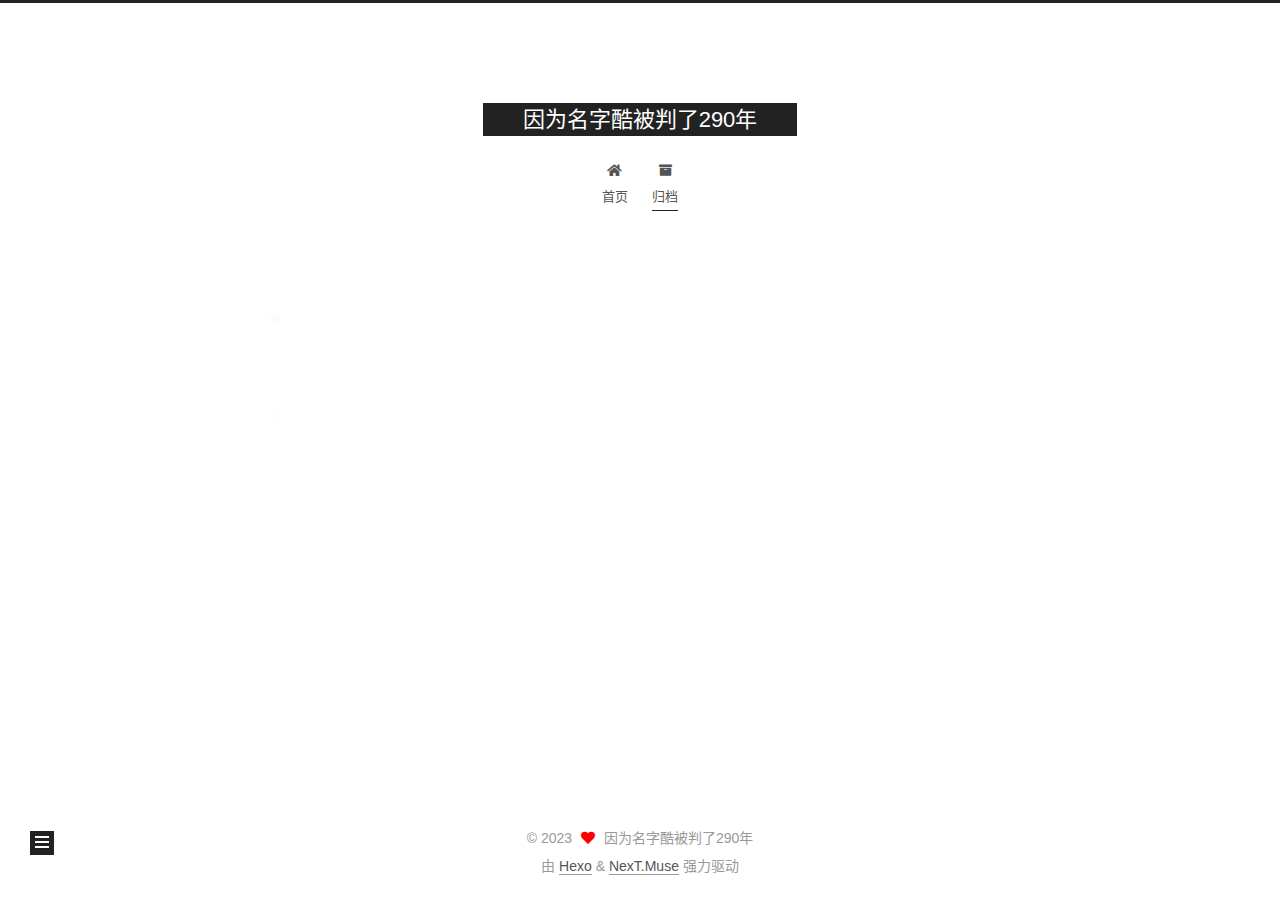
<file: archives/2023/10/index.html>
<!DOCTYPE html>
<html lang="zh-CN">
<head>
  <meta charset="UTF-8">
<meta name="viewport" content="width=device-width, initial-scale=1, maximum-scale=2">
<meta name="theme-color" content="#222">
<meta name="generator" content="Hexo 6.3.0">
  <link rel="apple-touch-icon" sizes="180x180" href="/images/apple-touch-icon-next.png">
  <link rel="icon" type="image/png" sizes="32x32" href="/images/favicon-32x32-next.png">
  <link rel="icon" type="image/png" sizes="16x16" href="/images/favicon-16x16-next.png">
  <link rel="mask-icon" href="/images/logo.svg" color="#222">

<link rel="stylesheet" href="/css/main.css">


<link rel="stylesheet" href="/lib/font-awesome/css/all.min.css">

<script id="hexo-configurations">
    var NexT = window.NexT || {};
    var CONFIG = {"hostname":"example.com","root":"/","scheme":"Muse","version":"7.8.0","exturl":false,"sidebar":{"position":"left","display":"post","padding":18,"offset":12,"onmobile":false},"copycode":{"enable":false,"show_result":false,"style":null},"back2top":{"enable":true,"sidebar":false,"scrollpercent":false},"bookmark":{"enable":false,"color":"#222","save":"auto"},"fancybox":false,"mediumzoom":false,"lazyload":false,"pangu":false,"comments":{"style":"tabs","active":null,"storage":true,"lazyload":false,"nav":null},"algolia":{"hits":{"per_page":10},"labels":{"input_placeholder":"Search for Posts","hits_empty":"We didn't find any results for the search: ${query}","hits_stats":"${hits} results found in ${time} ms"}},"localsearch":{"enable":false,"trigger":"auto","top_n_per_article":1,"unescape":false,"preload":false},"motion":{"enable":true,"async":false,"transition":{"post_block":"fadeIn","post_header":"slideDownIn","post_body":"slideDownIn","coll_header":"slideLeftIn","sidebar":"slideUpIn"}}};
  </script>

  <meta name="description" content="选择有时候比努力更重要">
<meta property="og:type" content="website">
<meta property="og:title" content="因为名字酷被判了290年">
<meta property="og:url" content="http://example.com/archives/2023/10/index.html">
<meta property="og:site_name" content="因为名字酷被判了290年">
<meta property="og:description" content="选择有时候比努力更重要">
<meta property="og:locale" content="zh_CN">
<meta property="article:author" content="因为名字酷被判了290年">
<meta name="twitter:card" content="summary">

<link rel="canonical" href="http://example.com/archives/2023/10/">


<script id="page-configurations">
  // https://hexo.io/docs/variables.html
  CONFIG.page = {
    sidebar: "",
    isHome : false,
    isPost : false,
    lang   : 'zh-CN'
  };
</script>

  <title>归档 | 因为名字酷被判了290年</title>
  






  <noscript>
  <style>
  .use-motion .brand,
  .use-motion .menu-item,
  .sidebar-inner,
  .use-motion .post-block,
  .use-motion .pagination,
  .use-motion .comments,
  .use-motion .post-header,
  .use-motion .post-body,
  .use-motion .collection-header { opacity: initial; }

  .use-motion .site-title,
  .use-motion .site-subtitle {
    opacity: initial;
    top: initial;
  }

  .use-motion .logo-line-before i { left: initial; }
  .use-motion .logo-line-after i { right: initial; }
  </style>
</noscript>

</head>

<body itemscope itemtype="http://schema.org/WebPage">
  <div class="container use-motion">
    <div class="headband"></div>

    <header class="header" itemscope itemtype="http://schema.org/WPHeader">
      <div class="header-inner"><div class="site-brand-container">
  <div class="site-nav-toggle">
    <div class="toggle" aria-label="切换导航栏">
      <span class="toggle-line toggle-line-first"></span>
      <span class="toggle-line toggle-line-middle"></span>
      <span class="toggle-line toggle-line-last"></span>
    </div>
  </div>

  <div class="site-meta">

    <a href="/" class="brand" rel="start">
      <span class="logo-line-before"><i></i></span>
      <h1 class="site-title">因为名字酷被判了290年</h1>
      <span class="logo-line-after"><i></i></span>
    </a>
  </div>

  <div class="site-nav-right">
    <div class="toggle popup-trigger">
    </div>
  </div>
</div>




<nav class="site-nav">
  <ul id="menu" class="main-menu menu">
        <li class="menu-item menu-item-home">

    <a href="/" rel="section"><i class="fa fa-home fa-fw"></i>首页</a>

  </li>
        <li class="menu-item menu-item-archives">

    <a href="/archives/" rel="section"><i class="fa fa-archive fa-fw"></i>归档</a>

  </li>
  </ul>
</nav>




</div>
    </header>

    
  <div class="back-to-top">
    <i class="fa fa-arrow-up"></i>
    <span>0%</span>
  </div>


    <main class="main">
      <div class="main-inner">
        <div class="content-wrap">
          

          <div class="content archive">
            

  
  
  
  <div class="post-block">
    <div class="posts-collapse">
      <div class="collection-title">
        <span class="collection-header">嗯..! 目前共计 2 篇日志。 继续努力。</span>
      </div>

      
    <div class="collection-year">
      <span class="collection-header">2023</span>
    </div>

  <article itemscope itemtype="http://schema.org/Article">
    <header class="post-header">

      <div class="post-meta">
        <time itemprop="dateCreated"
              datetime="2023-10-21T00:28:36+08:00"
              content="2023-10-21">
          10-21
        </time>
      </div>

      <div class="post-title">
          <a class="post-title-link" href="/2023/10/21/test111/" itemprop="url">
            <span itemprop="name">test111</span>
          </a>
      </div>

    </header>
  </article>

  <article itemscope itemtype="http://schema.org/Article">
    <header class="post-header">

      <div class="post-meta">
        <time itemprop="dateCreated"
              datetime="2023-10-20T22:43:55+08:00"
              content="2023-10-20">
          10-20
        </time>
      </div>

      <div class="post-title">
          <a class="post-title-link" href="/2023/10/20/hello-world/" itemprop="url">
            <span itemprop="name">Hello World</span>
          </a>
      </div>

    </header>
  </article>


    </div>
  </div>
  
  
  

  



          </div>
          

<script>
  window.addEventListener('tabs:register', () => {
    let { activeClass } = CONFIG.comments;
    if (CONFIG.comments.storage) {
      activeClass = localStorage.getItem('comments_active') || activeClass;
    }
    if (activeClass) {
      let activeTab = document.querySelector(`a[href="#comment-${activeClass}"]`);
      if (activeTab) {
        activeTab.click();
      }
    }
  });
  if (CONFIG.comments.storage) {
    window.addEventListener('tabs:click', event => {
      if (!event.target.matches('.tabs-comment .tab-content .tab-pane')) return;
      let commentClass = event.target.classList[1];
      localStorage.setItem('comments_active', commentClass);
    });
  }
</script>

        </div>
          
  
  <div class="toggle sidebar-toggle">
    <span class="toggle-line toggle-line-first"></span>
    <span class="toggle-line toggle-line-middle"></span>
    <span class="toggle-line toggle-line-last"></span>
  </div>

  <aside class="sidebar">
    <div class="sidebar-inner">

      <ul class="sidebar-nav motion-element">
        <li class="sidebar-nav-toc">
          文章目录
        </li>
        <li class="sidebar-nav-overview">
          站点概览
        </li>
      </ul>

      <!--noindex-->
      <div class="post-toc-wrap sidebar-panel">
      </div>
      <!--/noindex-->

      <div class="site-overview-wrap sidebar-panel">
        <div class="site-author motion-element" itemprop="author" itemscope itemtype="http://schema.org/Person">
  <p class="site-author-name" itemprop="name">因为名字酷被判了290年</p>
  <div class="site-description" itemprop="description">选择有时候比努力更重要</div>
</div>
<div class="site-state-wrap motion-element">
  <nav class="site-state">
      <div class="site-state-item site-state-posts">
          <a href="/archives/">
        
          <span class="site-state-item-count">2</span>
          <span class="site-state-item-name">日志</span>
        </a>
      </div>
  </nav>
</div>



      </div>

    </div>
  </aside>
  <div id="sidebar-dimmer"></div>


      </div>
    </main>

    <footer class="footer">
      <div class="footer-inner">
        

        

<div class="copyright">
  
  &copy; 
  <span itemprop="copyrightYear">2023</span>
  <span class="with-love">
    <i class="fa fa-heart"></i>
  </span>
  <span class="author" itemprop="copyrightHolder">因为名字酷被判了290年</span>
</div>
  <div class="powered-by">由 <a href="https://hexo.io/" class="theme-link" rel="noopener" target="_blank">Hexo</a> & <a href="https://muse.theme-next.org/" class="theme-link" rel="noopener" target="_blank">NexT.Muse</a> 强力驱动
  </div>

        








      </div>
    </footer>
  </div>

  
  <script src="/lib/anime.min.js"></script>
  <script src="/lib/velocity/velocity.min.js"></script>
  <script src="/lib/velocity/velocity.ui.min.js"></script>

<script src="/js/utils.js"></script>

<script src="/js/motion.js"></script>


<script src="/js/schemes/muse.js"></script>


<script src="/js/next-boot.js"></script>




  















  

  

</body>
</html>
</file>
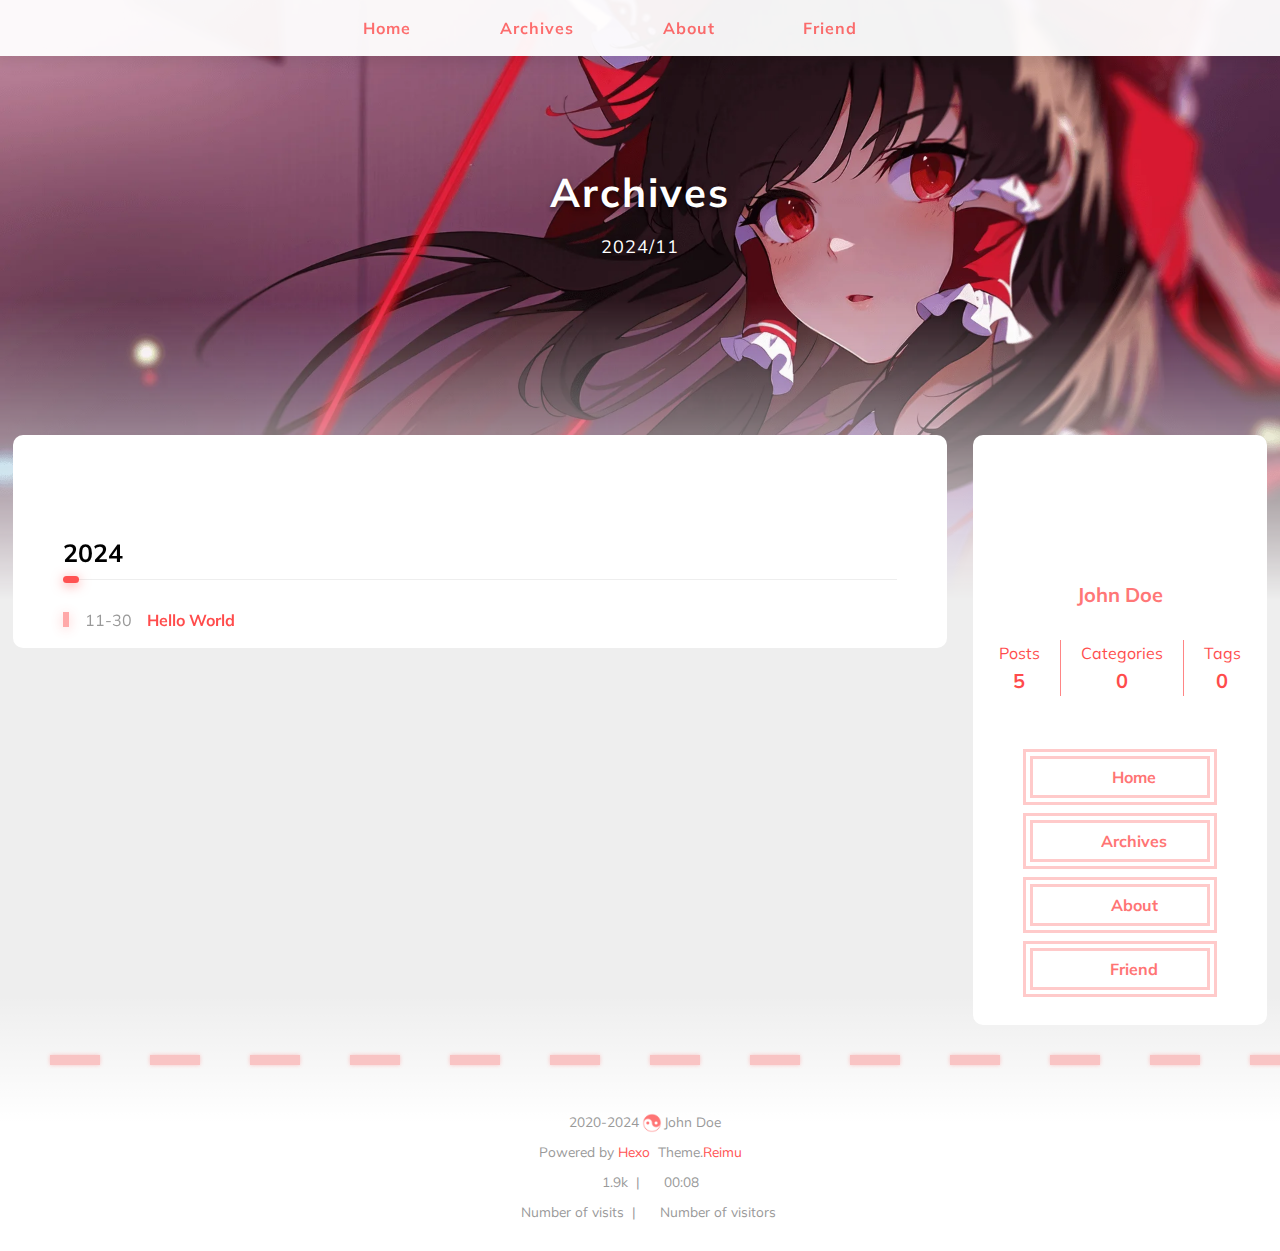
<file: archives/2024/11/index.html>
<!DOCTYPE html>
  <html lang="en"  >
  <head>
  <meta charset="utf-8">
  

  

  

  
  <script>window.icon_font = '4552607_tq6stt6tcg';window.clipboard_tips = {"success":"复制成功(*^▽^*)","fail":"复制失败 (ﾟ⊿ﾟ)ﾂ","copyright":{"enable":false,"count":50,"content":"本文版权：本博客所有文章除特别声明外，均采用 BY-NC-SA 许可协议。转载请注明出处！"}};</script>
  
  
  <title>
    Archives: 2024/11 |
    
    Hexo
  </title>
  <meta name="viewport" content="width=device-width, initial-scale=1, shrink-to-fit=no">
  <link rel="preconnect" href="https://fonts.gstatic.com/" crossorigin><link rel="preload" as="style" href="https://fonts.googleapis.com/css?family=Mulish:400,400italic,700,700italic%7CNoto%20Serif%20SC:400,400italic,700,700italic&display=swap"><link rel="stylesheet" href="https://fonts.googleapis.com/css?family=Mulish:400,400italic,700,700italic%7CNoto%20Serif%20SC:400,400italic,700,700italic&display=swap" media="print" onload="this.media&#x3D;&#39;all&#39;">
  
    <link rel="preload" href="//at.alicdn.com/t/c/font_4552607_tq6stt6tcg.woff2" as="font" type="font/woff2" crossorigin="anonymous">
  
  
    
<link rel="stylesheet" href="/css/loader.css">

  
  
    <meta property="og:type" content="website">
<meta property="og:title" content="Hexo">
<meta property="og:url" content="http://example.com/archives/2024/11/index.html">
<meta property="og:site_name" content="Hexo">
<meta property="og:locale" content="en_US">
<meta property="og:image" content="http://example.com/images/banner.webp">
<meta property="article:author" content="John Doe">
<meta name="twitter:card" content="summary">
<meta name="twitter:image" content="http://example.com/images/banner.webp">
  
  
    <link rel="alternate" href="/atom.xml" title="Hexo" type="application/atom+xml">
  
  
    <link rel="shortcut icon" href="/images/favicon.ico">
  
  
<link rel="stylesheet" href="/css/style.css">

  <link rel="preload" href="https://npm.webcache.cn/photoswipe@5.4.4/dist/photoswipe.css" as="style" onload="this.onload=null;this.rel='stylesheet'">
  
  
  
  
    
<script src="https://npm.webcache.cn/pace-js@1.2.4/pace.min.js" integrity="sha384-k6YtvFUEIuEFBdrLKJ3YAUbBki333tj1CSUisai5Cswsg9wcLNaPzsTHDswp4Az8" crossorigin="anonymous"></script>

  
  
    
<link rel="stylesheet" href="https://npm.webcache.cn/@reimujs/aos@0.1.0/dist/aos.css">

  
<meta name="generator" content="Hexo 7.3.0"></head>

  <body>
    
  <div id='loader'>
    <div class="loading-left-bg loading-bg"></div>
    <div class="loading-right-bg loading-bg"></div>
    <div class="spinner-box">
      <div class="loading-taichi">
        <svg width="150" height="150" viewBox="0 0 1024 1024" class="icon" version="1.1" xmlns="https://www.w3.org/2000/svg" shape-rendering="geometricPrecision">
          <path d="M303.5 432A80 80 0 0 1 291.5 592A80 80 0 0 1 303.5 432z" fill="var(--red-1, #ff5252)" />
          <path d="M512 65A447 447 0 0 1 512 959L512 929A417 417 0 0 0 512 95A417 417 0 0 0 512 929L512 959A447 447 0 0 1 512 65z 
         M512 95A417 417 0 0 1 929 512A208.5 208.5 0 0 1 720.5 720.5L720.5 592A80 80 0 0 0 720.5 432A80 80 0 0 0 720.5 592L720.5 720.5A208.5 208.5 0 0 1 512 512A208.5 208.5 0 0 0 303.5 303.5A208.5 208.5 0 0 0 95 512A417 417 0 0 1 512 95z" fill="var(--red-1, #ff5252)" />
        </svg>
      </div>
      <div class="loading-word">少女祈祷中...</div>
    </div>
  </div>
  </div>
  <script>
    var time = null;
    var startLoading = () => {
      time = Date.now();
      document.getElementById('loader').classList.remove("loading");
    }
    var endLoading = () => {
      if (!time) {
        document.body.style.overflow = 'auto';
        document.getElementById('loader').classList.add("loading");
      } else {
        if (Date.now() - time > 500) {
          time = null;
          document.body.style.overflow = 'auto';
          document.getElementById('loader').classList.add("loading");
        } else {
          setTimeout(endLoading, 500 - (Date.now() - time));
          time = null;
        }
      }
    }
    window.addEventListener('DOMContentLoaded', endLoading);
    document.getElementById('loader').addEventListener('click', endLoading);
  </script>

<div id="copy-tooltip" style="pointer-events: none; opacity: 0; transition: all 0.2s ease; position: fixed;top: 50%;left: 50%;z-index: 999;transform: translate(-50%, -50%);color: white;background: rgba(0, 0, 0, 0.5);padding: 10px 15px;border-radius: 10px;">
</div>


    <div id="container">
      <div id="wrap">
        <div id="header-nav">
  <nav id="main-nav">
    
      <span class="main-nav-link-wrap">
        <div class="main-nav-icon icon-taichi"></div>
        <a class="main-nav-link" href="/">Home</a>
      </span>
    
      <span class="main-nav-link-wrap">
        <div class="main-nav-icon icon-taichi"></div>
        <a class="main-nav-link" href="/archives">Archives</a>
      </span>
    
      <span class="main-nav-link-wrap">
        <div class="main-nav-icon icon-taichi"></div>
        <a class="main-nav-link" href="/about">About</a>
      </span>
    
      <span class="main-nav-link-wrap">
        <div class="main-nav-icon icon-taichi"></div>
        <a class="main-nav-link" href="/friend">Friend</a>
      </span>
    
    <a id="main-nav-toggle" class="nav-icon"></a>
  </nav>
  <nav id="sub-nav">
    
      <a id="nav-rss-link" class="nav-icon" href="/atom.xml" title="RSS Feed" target="_blank"></a>
    
    
    
  </nav>
</div>
<header id="header">
  
    
      <img fetchpriority="high" src="/images/banner.webp" alt="">
    
  
  <div id="header-outer">
    <div id="header-title">
      
        
        
          <a href="/" id="logo">
            <h1 data-aos="slide-up">Archives</h1>
          </a>
        
      
      
        
        <h2 id="subtitle-wrap" data-aos="slide-down">
          
            <a href="/" id="subtitle">2024/11</a>
          
        </h2>
      
    </div>
  </div>
</header>

        <div id="content">
          
          <section id="main">
<div class="archives-outer-wrap" data-aos="fade-up">
  <div class="tag-wrap">
    
  </div>
  <div class="category-wrap">
    
  </div>
  
  
    
    
      
      
      <section class="archives-wrap" data-aos="fade-up">
        <div class="archive-year-wrap">
          <a href="/archives/2024" class="archive-year">2024</a>
        </div>
        <ul>
          
          <li class="archive-article">
  <div class="archive-article-date-wrap">
    <a href="/2024/11/30/hello-world/">
      <time class="dt-published" datetime="2024-11-30T09:03:29.640Z" itemprop="datePublished">11-30</time>
    </a>
  </div>
  
    <a class="archive-article-title" href="/2024/11/30/hello-world/">Hello World</a>
  
</li>

          
          
        </ul>
      </section>
  
  </div>



</section>
          
            <aside id="sidebar">
  <div class="sidebar-wrapper ">
    <div class="sidebar-wrap" data-aos="fade-up">
      
        <div class="sidebar-author">
  <img data-src="/avatar/avatar.webp" data-sizes="auto" alt="John Doe" class="lazyload">
  <div class="sidebar-author-name">John Doe</div>
  <div class="sidebar-description"></div>
</div>
<div class="sidebar-state">
  <div class="sidebar-state-article">
    <div>Posts</div>
    <div class="sidebar-state-number">5</div>
  </div>
  <div class="sidebar-state-category">
    <div>Categories</div>
    <div class="sidebar-state-number">0</div>
  </div>
  <div class="sidebar-state-tag">
    <div>Tags</div>
    <div class="sidebar-state-number">0</div>
  </div>
</div>
<div class="sidebar-social">
  
</div>
<div class="sidebar-menu">
  
    <div class="sidebar-menu-link-wrap">
      <a class="sidebar-menu-link-dummy" href="/" aria-label="Home"></a>
      <div class="sidebar-menu-icon icon-taichi"></div>
      <div class="sidebar-menu-link">Home</div>
    </div>
  
    <div class="sidebar-menu-link-wrap">
      <a class="sidebar-menu-link-dummy" href="/archives" aria-label="Archives"></a>
      <div class="sidebar-menu-icon icon-taichi"></div>
      <div class="sidebar-menu-link">Archives</div>
    </div>
  
    <div class="sidebar-menu-link-wrap">
      <a class="sidebar-menu-link-dummy" href="/about" aria-label="About"></a>
      <div class="sidebar-menu-icon icon-taichi"></div>
      <div class="sidebar-menu-link">About</div>
    </div>
  
    <div class="sidebar-menu-link-wrap">
      <a class="sidebar-menu-link-dummy" href="/friend" aria-label="Friend"></a>
      <div class="sidebar-menu-icon icon-taichi"></div>
      <div class="sidebar-menu-link">Friend</div>
    </div>
  
</div>

      
      
    </div>
  </div>

  
</aside>

          
        </div>
        <footer id="footer">
  <div style="width: 100%; overflow: hidden">
    <div class="footer-line"></div>
  </div>
  <div id="footer-info">
    
    <div>
      <span class="icon-copyright"></span>
      2020-2024
      <span class="footer-info-sep"></span>
      John Doe
    </div>
    
      <div>
        Powered by&nbsp;<a href="https://hexo.io/" rel="noopener external nofollow noreferrer" target="_blank">Hexo</a>&nbsp;
        Theme.<a href="https://github.com/D-Sketon/hexo-theme-reimu" rel="noopener external nofollow noreferrer" target="_blank">Reimu</a>
      </div>
    
    
      <div>
        <span class="icon-brush"></span>
        1.9k
        &nbsp;|&nbsp;
        <span class="icon-coffee"></span>
        00:08
      </div>
    
    
    
    
      <div>
        <span class="icon-eye"></span>
        <span id="busuanzi_container_site_pv">Number of visits&nbsp;<span id="busuanzi_value_site_pv"></span></span>
        &nbsp;|&nbsp;
        <span class="icon-user"></span>
        <span id="busuanzi_container_site_uv">Number of visitors&nbsp;<span id="busuanzi_value_site_uv"></span></span>
      </div>
    
  </div>
</footer>

        <div class="sidebar-top">
          <div class="sidebar-top-taichi"></div>
          <div class="arrow-up"></div>
        </div>
        <div id="mask" class="hide"></div>
      </div>
      <nav id="mobile-nav">
  <div class="sidebar-wrap">
    
      <div class="sidebar-author">
  <img data-src="/avatar/avatar.webp" data-sizes="auto" alt="John Doe" class="lazyload">
  <div class="sidebar-author-name">John Doe</div>
  <div class="sidebar-description"></div>
</div>
<div class="sidebar-state">
  <div class="sidebar-state-article">
    <div>Posts</div>
    <div class="sidebar-state-number">5</div>
  </div>
  <div class="sidebar-state-category">
    <div>Categories</div>
    <div class="sidebar-state-number">0</div>
  </div>
  <div class="sidebar-state-tag">
    <div>Tags</div>
    <div class="sidebar-state-number">0</div>
  </div>
</div>
<div class="sidebar-social">
  
</div>
<div class="sidebar-menu">
  
    <div class="sidebar-menu-link-wrap">
      <a class="sidebar-menu-link-dummy" href="/" aria-label="Home"></a>
      <div class="sidebar-menu-icon icon-taichi"></div>
      <div class="sidebar-menu-link">Home</div>
    </div>
  
    <div class="sidebar-menu-link-wrap">
      <a class="sidebar-menu-link-dummy" href="/archives" aria-label="Archives"></a>
      <div class="sidebar-menu-icon icon-taichi"></div>
      <div class="sidebar-menu-link">Archives</div>
    </div>
  
    <div class="sidebar-menu-link-wrap">
      <a class="sidebar-menu-link-dummy" href="/about" aria-label="About"></a>
      <div class="sidebar-menu-icon icon-taichi"></div>
      <div class="sidebar-menu-link">About</div>
    </div>
  
    <div class="sidebar-menu-link-wrap">
      <a class="sidebar-menu-link-dummy" href="/friend" aria-label="Friend"></a>
      <div class="sidebar-menu-icon icon-taichi"></div>
      <div class="sidebar-menu-link">Friend</div>
    </div>
  
</div>

    
  </div>
  
</nav>

    </div>
    
    
<script src="https://npm.webcache.cn/lazysizes@5.3.2/lazysizes.min.js" integrity="sha384-3gT&#x2F;vsepWkfz&#x2F;ff7PpWNUeMzeWoH3cDhm&#x2F;A8jM7ouoAK0&#x2F;fP&#x2F;9bcHHR5kHq2nf+e" crossorigin="anonymous"></script>


<script src="https://npm.webcache.cn/clipboard@2.0.11/dist/clipboard.min.js" integrity="sha384-J08i8An&#x2F;QeARD9ExYpvphB8BsyOj3Gh2TSh1aLINKO3L0cMSH2dN3E22zFoXEi0Q" crossorigin="anonymous"></script>



<script src="/js/script.js"></script>



  
<script src="/js/aos.js"></script>

  <script>
    var aosInit = () => {
      AOS.init({
        duration: 1000,
        easing: "ease",
        once: true,
        offset: 50,
      });
    };
    if (document.readyState === 'loading') {
      document.addEventListener('DOMContentLoaded', aosInit);
    } else {
      aosInit();
    }
  </script>



<script src="/js/pjax_script.js" data-pjax></script>







  
<script src="https://npm.webcache.cn/mouse-firework@0.0.6/dist/index.umd.js" integrity="sha384-vkGvf25gm1C1PbcoD5dNfc137HzNL&#x2F;hr1RKA5HniJOaawtvUmH5lTVFgFAruE9Ge" crossorigin="anonymous"></script>

  <script>
    window.firework && window.firework(JSON.parse('{"excludeElements":["a","button"],"particles":[{"shape":"circle","move":["emit"],"easing":"easeOutExpo","colors":["#ff5252","#ff7c7c","#ffafaf","#ffd0d0"],"number":20,"duration":[1200,1800],"shapeOptions":{"radius":[16,32],"alpha":[0.3,0.5]}},{"shape":"circle","move":["diffuse"],"easing":"easeOutExpo","colors":["#ff0000"],"number":1,"duration":[1200,1800],"shapeOptions":{"radius":20,"alpha":[0.2,0.5],"lineWidth":6}}]}'))
  </script>








<div id="lazy-script">
  <div>
    
    
      
    
    
  </div>
</div>


  <script>
    console.log(String.raw`%c 
 ______     ______     __     __    __     __  __    
/\  == \   /\  ___\   /\ \   /\ "-./  \   /\ \/\ \   
\ \  __<   \ \  __\   \ \ \  \ \ \-./\ \  \ \ \_\ \  
 \ \_\ \_\  \ \_____\  \ \_\  \ \_\ \ \_\  \ \_____\ 
  \/_/ /_/   \/_____/   \/_/   \/_/  \/_/   \/_____/ 
                                                  
`,'color: #ff5252;')
    console.log('%c Theme.Reimu v' + '0.3.5' + ' %c https://github.com/D-Sketon/hexo-theme-reimu ', 'color: white; background: #ff5252; padding:5px 0;', 'padding:4px;border:1px solid #ff5252;')
  </script>
  



  
<script src="https://npm.webcache.cn/busuanzi@2.3.0/bsz.pure.mini.js" integrity="sha384-0M75wtSkhjIInv4coYlaJU83+OypaRCIq2SukQVQX04eGTCBXJDuWAbJet56id+S" crossorigin="anonymous" async></script>




<script>
  if ('serviceWorker' in navigator) {
    navigator.serviceWorker.getRegistrations().then((registrations) => {
      for (let registration of registrations) {
        registration.unregister();
      }
    });
  }
</script>

  </body>
  </html>
</file>
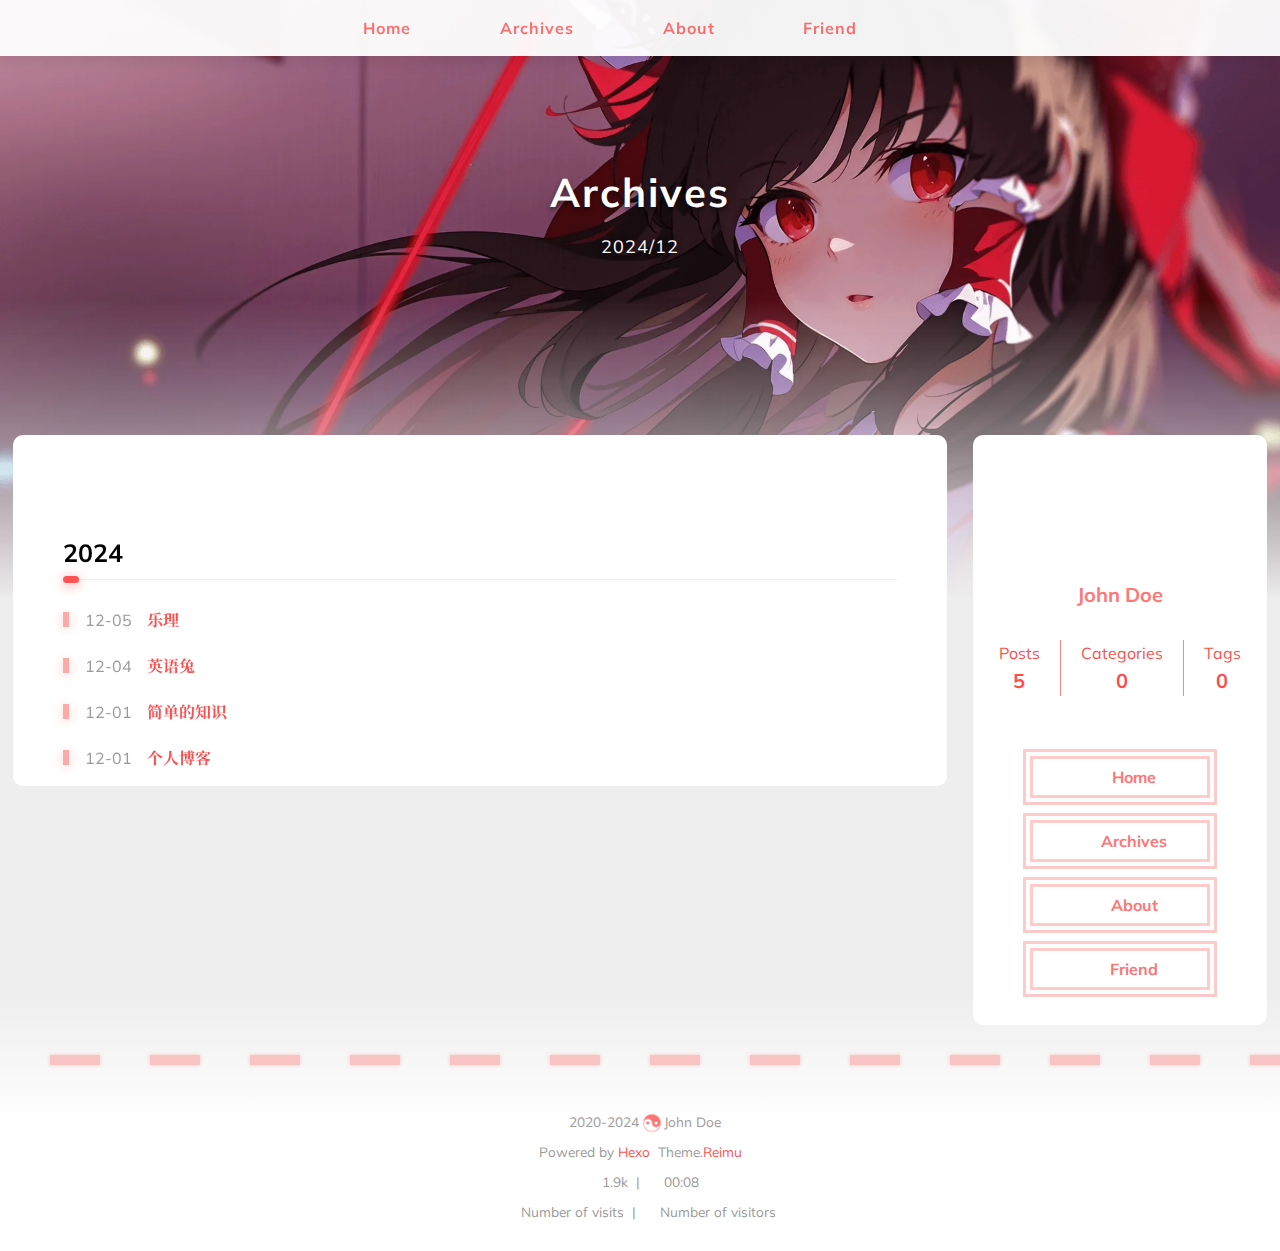
<file: archives/2024/12/index.html>
<!DOCTYPE html>
  <html lang="en"  >
  <head>
  <meta charset="utf-8">
  

  

  

  
  <script>window.icon_font = '4552607_tq6stt6tcg';window.clipboard_tips = {"success":"复制成功(*^▽^*)","fail":"复制失败 (ﾟ⊿ﾟ)ﾂ","copyright":{"enable":false,"count":50,"content":"本文版权：本博客所有文章除特别声明外，均采用 BY-NC-SA 许可协议。转载请注明出处！"}};</script>
  
  
  <title>
    Archives: 2024/12 |
    
    Hexo
  </title>
  <meta name="viewport" content="width=device-width, initial-scale=1, shrink-to-fit=no">
  <link rel="preconnect" href="https://fonts.gstatic.com/" crossorigin><link rel="preload" as="style" href="https://fonts.googleapis.com/css?family=Mulish:400,400italic,700,700italic%7CNoto%20Serif%20SC:400,400italic,700,700italic&display=swap"><link rel="stylesheet" href="https://fonts.googleapis.com/css?family=Mulish:400,400italic,700,700italic%7CNoto%20Serif%20SC:400,400italic,700,700italic&display=swap" media="print" onload="this.media&#x3D;&#39;all&#39;">
  
    <link rel="preload" href="//at.alicdn.com/t/c/font_4552607_tq6stt6tcg.woff2" as="font" type="font/woff2" crossorigin="anonymous">
  
  
    
<link rel="stylesheet" href="/css/loader.css">

  
  
    <meta property="og:type" content="website">
<meta property="og:title" content="Hexo">
<meta property="og:url" content="http://example.com/archives/2024/12/index.html">
<meta property="og:site_name" content="Hexo">
<meta property="og:locale" content="en_US">
<meta property="og:image" content="http://example.com/images/banner.webp">
<meta property="article:author" content="John Doe">
<meta name="twitter:card" content="summary">
<meta name="twitter:image" content="http://example.com/images/banner.webp">
  
  
    <link rel="alternate" href="/atom.xml" title="Hexo" type="application/atom+xml">
  
  
    <link rel="shortcut icon" href="/images/favicon.ico">
  
  
<link rel="stylesheet" href="/css/style.css">

  <link rel="preload" href="https://npm.webcache.cn/photoswipe@5.4.4/dist/photoswipe.css" as="style" onload="this.onload=null;this.rel='stylesheet'">
  
  
  
  
    
<script src="https://npm.webcache.cn/pace-js@1.2.4/pace.min.js" integrity="sha384-k6YtvFUEIuEFBdrLKJ3YAUbBki333tj1CSUisai5Cswsg9wcLNaPzsTHDswp4Az8" crossorigin="anonymous"></script>

  
  
    
<link rel="stylesheet" href="https://npm.webcache.cn/@reimujs/aos@0.1.0/dist/aos.css">

  
<meta name="generator" content="Hexo 7.3.0"></head>

  <body>
    
  <div id='loader'>
    <div class="loading-left-bg loading-bg"></div>
    <div class="loading-right-bg loading-bg"></div>
    <div class="spinner-box">
      <div class="loading-taichi">
        <svg width="150" height="150" viewBox="0 0 1024 1024" class="icon" version="1.1" xmlns="https://www.w3.org/2000/svg" shape-rendering="geometricPrecision">
          <path d="M303.5 432A80 80 0 0 1 291.5 592A80 80 0 0 1 303.5 432z" fill="var(--red-1, #ff5252)" />
          <path d="M512 65A447 447 0 0 1 512 959L512 929A417 417 0 0 0 512 95A417 417 0 0 0 512 929L512 959A447 447 0 0 1 512 65z 
         M512 95A417 417 0 0 1 929 512A208.5 208.5 0 0 1 720.5 720.5L720.5 592A80 80 0 0 0 720.5 432A80 80 0 0 0 720.5 592L720.5 720.5A208.5 208.5 0 0 1 512 512A208.5 208.5 0 0 0 303.5 303.5A208.5 208.5 0 0 0 95 512A417 417 0 0 1 512 95z" fill="var(--red-1, #ff5252)" />
        </svg>
      </div>
      <div class="loading-word">少女祈祷中...</div>
    </div>
  </div>
  </div>
  <script>
    var time = null;
    var startLoading = () => {
      time = Date.now();
      document.getElementById('loader').classList.remove("loading");
    }
    var endLoading = () => {
      if (!time) {
        document.body.style.overflow = 'auto';
        document.getElementById('loader').classList.add("loading");
      } else {
        if (Date.now() - time > 500) {
          time = null;
          document.body.style.overflow = 'auto';
          document.getElementById('loader').classList.add("loading");
        } else {
          setTimeout(endLoading, 500 - (Date.now() - time));
          time = null;
        }
      }
    }
    window.addEventListener('DOMContentLoaded', endLoading);
    document.getElementById('loader').addEventListener('click', endLoading);
  </script>

<div id="copy-tooltip" style="pointer-events: none; opacity: 0; transition: all 0.2s ease; position: fixed;top: 50%;left: 50%;z-index: 999;transform: translate(-50%, -50%);color: white;background: rgba(0, 0, 0, 0.5);padding: 10px 15px;border-radius: 10px;">
</div>


    <div id="container">
      <div id="wrap">
        <div id="header-nav">
  <nav id="main-nav">
    
      <span class="main-nav-link-wrap">
        <div class="main-nav-icon icon-taichi"></div>
        <a class="main-nav-link" href="/">Home</a>
      </span>
    
      <span class="main-nav-link-wrap">
        <div class="main-nav-icon icon-taichi"></div>
        <a class="main-nav-link" href="/archives">Archives</a>
      </span>
    
      <span class="main-nav-link-wrap">
        <div class="main-nav-icon icon-taichi"></div>
        <a class="main-nav-link" href="/about">About</a>
      </span>
    
      <span class="main-nav-link-wrap">
        <div class="main-nav-icon icon-taichi"></div>
        <a class="main-nav-link" href="/friend">Friend</a>
      </span>
    
    <a id="main-nav-toggle" class="nav-icon"></a>
  </nav>
  <nav id="sub-nav">
    
      <a id="nav-rss-link" class="nav-icon" href="/atom.xml" title="RSS Feed" target="_blank"></a>
    
    
    
  </nav>
</div>
<header id="header">
  
    
      <img fetchpriority="high" src="/images/banner.webp" alt="">
    
  
  <div id="header-outer">
    <div id="header-title">
      
        
        
          <a href="/" id="logo">
            <h1 data-aos="slide-up">Archives</h1>
          </a>
        
      
      
        
        <h2 id="subtitle-wrap" data-aos="slide-down">
          
            <a href="/" id="subtitle">2024/12</a>
          
        </h2>
      
    </div>
  </div>
</header>

        <div id="content">
          
          <section id="main">
<div class="archives-outer-wrap" data-aos="fade-up">
  <div class="tag-wrap">
    
  </div>
  <div class="category-wrap">
    
  </div>
  
  
    
    
      
      
      <section class="archives-wrap" data-aos="fade-up">
        <div class="archive-year-wrap">
          <a href="/archives/2024" class="archive-year">2024</a>
        </div>
        <ul>
          
          <li class="archive-article">
  <div class="archive-article-date-wrap">
    <a href="/2024/12/05/%E4%B9%90%E7%90%86/">
      <time class="dt-published" datetime="2024-12-04T16:00:00.000Z" itemprop="datePublished">12-05</time>
    </a>
  </div>
  
    <a class="archive-article-title" href="/2024/12/05/%E4%B9%90%E7%90%86/">乐理</a>
  
</li>

          
    
    
          <li class="archive-article">
  <div class="archive-article-date-wrap">
    <a href="/2024/12/04/%E8%8B%B1%E8%AF%AD%E5%85%94/">
      <time class="dt-published" datetime="2024-12-03T16:00:00.000Z" itemprop="datePublished">12-04</time>
    </a>
  </div>
  
    <a class="archive-article-title" href="/2024/12/04/%E8%8B%B1%E8%AF%AD%E5%85%94/">英语兔</a>
  
</li>

          
    
    
          <li class="archive-article">
  <div class="archive-article-date-wrap">
    <a href="/2024/12/01/%E7%AE%80%E5%8D%95%E7%9A%84%E7%9F%A5%E8%AF%86/">
      <time class="dt-published" datetime="2024-12-01T09:31:32.667Z" itemprop="datePublished">12-01</time>
    </a>
  </div>
  
    <a class="archive-article-title" href="/2024/12/01/%E7%AE%80%E5%8D%95%E7%9A%84%E7%9F%A5%E8%AF%86/">简单的知识</a>
  
</li>

          
    
    
          <li class="archive-article">
  <div class="archive-article-date-wrap">
    <a href="/2024/12/01/%E4%B8%AA%E4%BA%BA%E5%8D%9A%E5%AE%A2/">
      <time class="dt-published" datetime="2024-12-01T08:38:12.118Z" itemprop="datePublished">12-01</time>
    </a>
  </div>
  
    <a class="archive-article-title" href="/2024/12/01/%E4%B8%AA%E4%BA%BA%E5%8D%9A%E5%AE%A2/">个人博客</a>
  
</li>

          
          
        </ul>
      </section>
  
  </div>



</section>
          
            <aside id="sidebar">
  <div class="sidebar-wrapper ">
    <div class="sidebar-wrap" data-aos="fade-up">
      
        <div class="sidebar-author">
  <img data-src="/avatar/avatar.webp" data-sizes="auto" alt="John Doe" class="lazyload">
  <div class="sidebar-author-name">John Doe</div>
  <div class="sidebar-description"></div>
</div>
<div class="sidebar-state">
  <div class="sidebar-state-article">
    <div>Posts</div>
    <div class="sidebar-state-number">5</div>
  </div>
  <div class="sidebar-state-category">
    <div>Categories</div>
    <div class="sidebar-state-number">0</div>
  </div>
  <div class="sidebar-state-tag">
    <div>Tags</div>
    <div class="sidebar-state-number">0</div>
  </div>
</div>
<div class="sidebar-social">
  
</div>
<div class="sidebar-menu">
  
    <div class="sidebar-menu-link-wrap">
      <a class="sidebar-menu-link-dummy" href="/" aria-label="Home"></a>
      <div class="sidebar-menu-icon icon-taichi"></div>
      <div class="sidebar-menu-link">Home</div>
    </div>
  
    <div class="sidebar-menu-link-wrap">
      <a class="sidebar-menu-link-dummy" href="/archives" aria-label="Archives"></a>
      <div class="sidebar-menu-icon icon-taichi"></div>
      <div class="sidebar-menu-link">Archives</div>
    </div>
  
    <div class="sidebar-menu-link-wrap">
      <a class="sidebar-menu-link-dummy" href="/about" aria-label="About"></a>
      <div class="sidebar-menu-icon icon-taichi"></div>
      <div class="sidebar-menu-link">About</div>
    </div>
  
    <div class="sidebar-menu-link-wrap">
      <a class="sidebar-menu-link-dummy" href="/friend" aria-label="Friend"></a>
      <div class="sidebar-menu-icon icon-taichi"></div>
      <div class="sidebar-menu-link">Friend</div>
    </div>
  
</div>

      
      
    </div>
  </div>

  
</aside>

          
        </div>
        <footer id="footer">
  <div style="width: 100%; overflow: hidden">
    <div class="footer-line"></div>
  </div>
  <div id="footer-info">
    
    <div>
      <span class="icon-copyright"></span>
      2020-2024
      <span class="footer-info-sep"></span>
      John Doe
    </div>
    
      <div>
        Powered by&nbsp;<a href="https://hexo.io/" rel="noopener external nofollow noreferrer" target="_blank">Hexo</a>&nbsp;
        Theme.<a href="https://github.com/D-Sketon/hexo-theme-reimu" rel="noopener external nofollow noreferrer" target="_blank">Reimu</a>
      </div>
    
    
      <div>
        <span class="icon-brush"></span>
        1.9k
        &nbsp;|&nbsp;
        <span class="icon-coffee"></span>
        00:08
      </div>
    
    
    
    
      <div>
        <span class="icon-eye"></span>
        <span id="busuanzi_container_site_pv">Number of visits&nbsp;<span id="busuanzi_value_site_pv"></span></span>
        &nbsp;|&nbsp;
        <span class="icon-user"></span>
        <span id="busuanzi_container_site_uv">Number of visitors&nbsp;<span id="busuanzi_value_site_uv"></span></span>
      </div>
    
  </div>
</footer>

        <div class="sidebar-top">
          <div class="sidebar-top-taichi"></div>
          <div class="arrow-up"></div>
        </div>
        <div id="mask" class="hide"></div>
      </div>
      <nav id="mobile-nav">
  <div class="sidebar-wrap">
    
      <div class="sidebar-author">
  <img data-src="/avatar/avatar.webp" data-sizes="auto" alt="John Doe" class="lazyload">
  <div class="sidebar-author-name">John Doe</div>
  <div class="sidebar-description"></div>
</div>
<div class="sidebar-state">
  <div class="sidebar-state-article">
    <div>Posts</div>
    <div class="sidebar-state-number">5</div>
  </div>
  <div class="sidebar-state-category">
    <div>Categories</div>
    <div class="sidebar-state-number">0</div>
  </div>
  <div class="sidebar-state-tag">
    <div>Tags</div>
    <div class="sidebar-state-number">0</div>
  </div>
</div>
<div class="sidebar-social">
  
</div>
<div class="sidebar-menu">
  
    <div class="sidebar-menu-link-wrap">
      <a class="sidebar-menu-link-dummy" href="/" aria-label="Home"></a>
      <div class="sidebar-menu-icon icon-taichi"></div>
      <div class="sidebar-menu-link">Home</div>
    </div>
  
    <div class="sidebar-menu-link-wrap">
      <a class="sidebar-menu-link-dummy" href="/archives" aria-label="Archives"></a>
      <div class="sidebar-menu-icon icon-taichi"></div>
      <div class="sidebar-menu-link">Archives</div>
    </div>
  
    <div class="sidebar-menu-link-wrap">
      <a class="sidebar-menu-link-dummy" href="/about" aria-label="About"></a>
      <div class="sidebar-menu-icon icon-taichi"></div>
      <div class="sidebar-menu-link">About</div>
    </div>
  
    <div class="sidebar-menu-link-wrap">
      <a class="sidebar-menu-link-dummy" href="/friend" aria-label="Friend"></a>
      <div class="sidebar-menu-icon icon-taichi"></div>
      <div class="sidebar-menu-link">Friend</div>
    </div>
  
</div>

    
  </div>
  
</nav>

    </div>
    
    
<script src="https://npm.webcache.cn/lazysizes@5.3.2/lazysizes.min.js" integrity="sha384-3gT&#x2F;vsepWkfz&#x2F;ff7PpWNUeMzeWoH3cDhm&#x2F;A8jM7ouoAK0&#x2F;fP&#x2F;9bcHHR5kHq2nf+e" crossorigin="anonymous"></script>


<script src="https://npm.webcache.cn/clipboard@2.0.11/dist/clipboard.min.js" integrity="sha384-J08i8An&#x2F;QeARD9ExYpvphB8BsyOj3Gh2TSh1aLINKO3L0cMSH2dN3E22zFoXEi0Q" crossorigin="anonymous"></script>



<script src="/js/script.js"></script>



  
<script src="/js/aos.js"></script>

  <script>
    var aosInit = () => {
      AOS.init({
        duration: 1000,
        easing: "ease",
        once: true,
        offset: 50,
      });
    };
    if (document.readyState === 'loading') {
      document.addEventListener('DOMContentLoaded', aosInit);
    } else {
      aosInit();
    }
  </script>



<script src="/js/pjax_script.js" data-pjax></script>







  
<script src="https://npm.webcache.cn/mouse-firework@0.0.6/dist/index.umd.js" integrity="sha384-vkGvf25gm1C1PbcoD5dNfc137HzNL&#x2F;hr1RKA5HniJOaawtvUmH5lTVFgFAruE9Ge" crossorigin="anonymous"></script>

  <script>
    window.firework && window.firework(JSON.parse('{"excludeElements":["a","button"],"particles":[{"shape":"circle","move":["emit"],"easing":"easeOutExpo","colors":["#ff5252","#ff7c7c","#ffafaf","#ffd0d0"],"number":20,"duration":[1200,1800],"shapeOptions":{"radius":[16,32],"alpha":[0.3,0.5]}},{"shape":"circle","move":["diffuse"],"easing":"easeOutExpo","colors":["#ff0000"],"number":1,"duration":[1200,1800],"shapeOptions":{"radius":20,"alpha":[0.2,0.5],"lineWidth":6}}]}'))
  </script>








<div id="lazy-script">
  <div>
    
    
      
    
    
  </div>
</div>


  <script>
    console.log(String.raw`%c 
 ______     ______     __     __    __     __  __    
/\  == \   /\  ___\   /\ \   /\ "-./  \   /\ \/\ \   
\ \  __<   \ \  __\   \ \ \  \ \ \-./\ \  \ \ \_\ \  
 \ \_\ \_\  \ \_____\  \ \_\  \ \_\ \ \_\  \ \_____\ 
  \/_/ /_/   \/_____/   \/_/   \/_/  \/_/   \/_____/ 
                                                  
`,'color: #ff5252;')
    console.log('%c Theme.Reimu v' + '0.3.5' + ' %c https://github.com/D-Sketon/hexo-theme-reimu ', 'color: white; background: #ff5252; padding:5px 0;', 'padding:4px;border:1px solid #ff5252;')
  </script>
  



  
<script src="https://npm.webcache.cn/busuanzi@2.3.0/bsz.pure.mini.js" integrity="sha384-0M75wtSkhjIInv4coYlaJU83+OypaRCIq2SukQVQX04eGTCBXJDuWAbJet56id+S" crossorigin="anonymous" async></script>




<script>
  if ('serviceWorker' in navigator) {
    navigator.serviceWorker.getRegistrations().then((registrations) => {
      for (let registration of registrations) {
        registration.unregister();
      }
    });
  }
</script>

  </body>
  </html>
</file>
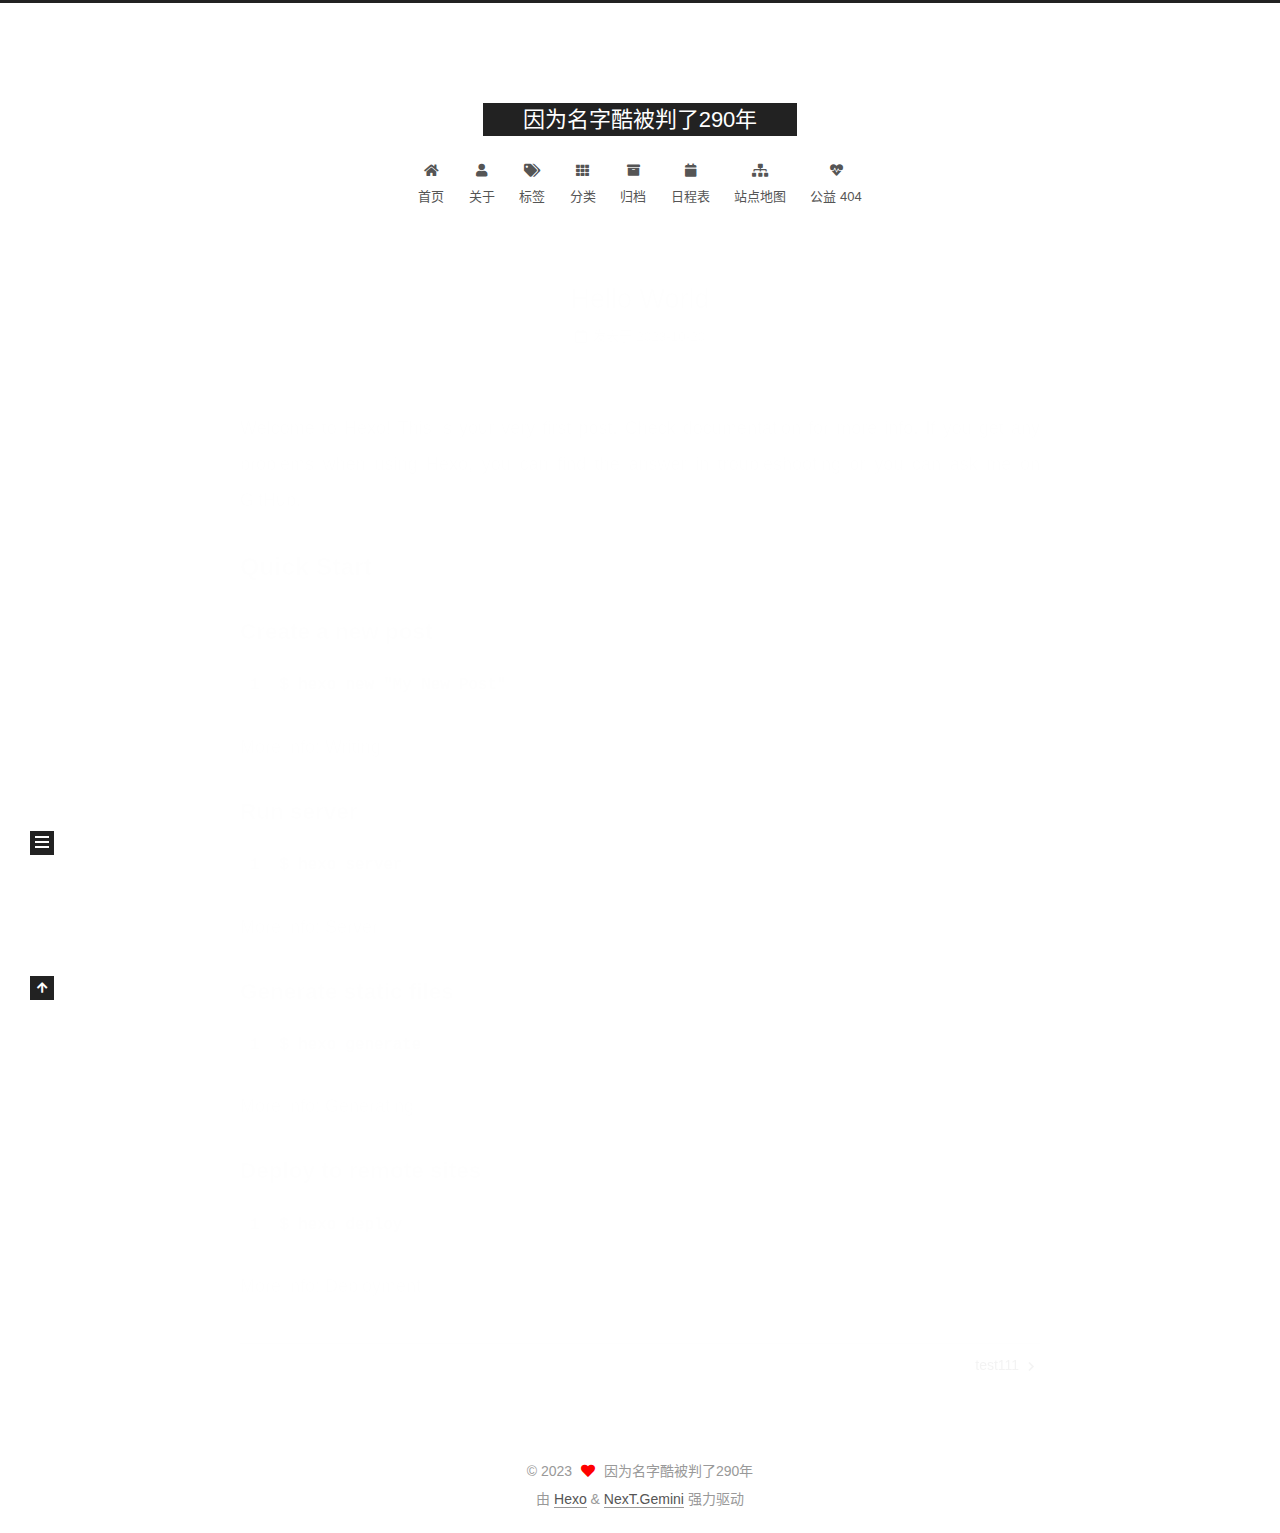
<file: 2023/10/20/hello-world/index.html>
<!DOCTYPE html>
<html lang="zh-CN">
<head>
  <meta charset="UTF-8">
<meta name="viewport" content="width=device-width, initial-scale=1, maximum-scale=2">
<meta name="theme-color" content="#222">
<meta name="generator" content="Hexo 6.3.0">
  <link rel="apple-touch-icon" sizes="180x180" href="/images/apple-touch-icon-next.png">
  <link rel="icon" type="image/png" sizes="32x32" href="/images/favicon-32x32-next.png">
  <link rel="icon" type="image/png" sizes="16x16" href="/images/favicon-16x16-next.png">
  <link rel="mask-icon" href="/images/logo.svg" color="#222">

<link rel="stylesheet" href="/css/main.css">


<link rel="stylesheet" href="/lib/font-awesome/css/all.min.css">

<script id="hexo-configurations">
    var NexT = window.NexT || {};
    var CONFIG = {"hostname":"example.com","root":"/","scheme":"Gemini","version":"7.8.0","exturl":false,"sidebar":{"position":"left","display":"post","padding":18,"offset":12,"onmobile":false},"copycode":{"enable":false,"show_result":false,"style":null},"back2top":{"enable":true,"sidebar":false,"scrollpercent":false},"bookmark":{"enable":false,"color":"#222","save":"auto"},"fancybox":false,"mediumzoom":false,"lazyload":false,"pangu":false,"comments":{"style":"tabs","active":null,"storage":true,"lazyload":false,"nav":null},"algolia":{"hits":{"per_page":10},"labels":{"input_placeholder":"Search for Posts","hits_empty":"We didn't find any results for the search: ${query}","hits_stats":"${hits} results found in ${time} ms"}},"localsearch":{"enable":false,"trigger":"auto","top_n_per_article":1,"unescape":false,"preload":false},"motion":{"enable":true,"async":false,"transition":{"post_block":"fadeIn","post_header":"slideDownIn","post_body":"slideDownIn","coll_header":"slideLeftIn","sidebar":"slideUpIn"}}};
  </script>

  <meta name="description" content="Welcome to Hexo! This is your very first post. Check documentation for more info. If you get any problems when using Hexo, you can find the answer in troubleshooting or you can ask me on GitHub. Quick">
<meta property="og:type" content="article">
<meta property="og:title" content="Hello World">
<meta property="og:url" content="http://example.com/2023/10/20/hello-world/index.html">
<meta property="og:site_name" content="因为名字酷被判了290年">
<meta property="og:description" content="Welcome to Hexo! This is your very first post. Check documentation for more info. If you get any problems when using Hexo, you can find the answer in troubleshooting or you can ask me on GitHub. Quick">
<meta property="og:locale" content="zh_CN">
<meta property="article:published_time" content="2023-10-20T14:43:55.489Z">
<meta property="article:modified_time" content="2023-10-20T14:43:55.490Z">
<meta property="article:author" content="因为名字酷被判了290年">
<meta name="twitter:card" content="summary">

<link rel="canonical" href="http://example.com/2023/10/20/hello-world/">


<script id="page-configurations">
  // https://hexo.io/docs/variables.html
  CONFIG.page = {
    sidebar: "",
    isHome : false,
    isPost : true,
    lang   : 'zh-CN'
  };
</script>

  <title>Hello World | 因为名字酷被判了290年</title>
  






  <noscript>
  <style>
  .use-motion .brand,
  .use-motion .menu-item,
  .sidebar-inner,
  .use-motion .post-block,
  .use-motion .pagination,
  .use-motion .comments,
  .use-motion .post-header,
  .use-motion .post-body,
  .use-motion .collection-header { opacity: initial; }

  .use-motion .site-title,
  .use-motion .site-subtitle {
    opacity: initial;
    top: initial;
  }

  .use-motion .logo-line-before i { left: initial; }
  .use-motion .logo-line-after i { right: initial; }
  </style>
</noscript>

</head>

<body itemscope itemtype="http://schema.org/WebPage">
  <div class="container use-motion">
    <div class="headband"></div>

    <header class="header" itemscope itemtype="http://schema.org/WPHeader">
      <div class="header-inner"><div class="site-brand-container">
  <div class="site-nav-toggle">
    <div class="toggle" aria-label="切换导航栏">
      <span class="toggle-line toggle-line-first"></span>
      <span class="toggle-line toggle-line-middle"></span>
      <span class="toggle-line toggle-line-last"></span>
    </div>
  </div>

  <div class="site-meta">

    <a href="/" class="brand" rel="start">
      <span class="logo-line-before"><i></i></span>
      <h1 class="site-title">因为名字酷被判了290年</h1>
      <span class="logo-line-after"><i></i></span>
    </a>
  </div>

  <div class="site-nav-right">
    <div class="toggle popup-trigger">
    </div>
  </div>
</div>




<nav class="site-nav">
  <ul id="menu" class="main-menu menu">
        <li class="menu-item menu-item-home">

    <a href="/" rel="section"><i class="fa fa-home fa-fw"></i>首页</a>

  </li>
        <li class="menu-item menu-item-about">

    <a href="/%E5%85%B3%E4%BA%8E/" rel="section"><i class="fa fa-user fa-fw"></i>关于</a>

  </li>
        <li class="menu-item menu-item-tags">

    <a href="/tags/" rel="section"><i class="fa fa-tags fa-fw"></i>标签</a>

  </li>
        <li class="menu-item menu-item-categories">

    <a href="/categories/" rel="section"><i class="fa fa-th fa-fw"></i>分类</a>

  </li>
        <li class="menu-item menu-item-archives">

    <a href="/archives/" rel="section"><i class="fa fa-archive fa-fw"></i>归档</a>

  </li>
        <li class="menu-item menu-item-schedule">

    <a href="/schedule/" rel="section"><i class="fa fa-calendar fa-fw"></i>日程表</a>

  </li>
        <li class="menu-item menu-item-sitemap">

    <a href="/sitemap.xml" rel="section"><i class="fa fa-sitemap fa-fw"></i>站点地图</a>

  </li>
        <li class="menu-item menu-item-commonweal">

    <a href="/404/" rel="section"><i class="fa fa-heartbeat fa-fw"></i>公益 404</a>

  </li>
  </ul>
</nav>




</div>
    </header>

    
  <div class="back-to-top">
    <i class="fa fa-arrow-up"></i>
    <span>0%</span>
  </div>


    <main class="main">
      <div class="main-inner">
        <div class="content-wrap">
          

          <div class="content post posts-expand">
            

    
  
  
  <article itemscope itemtype="http://schema.org/Article" class="post-block" lang="zh-CN">
    <link itemprop="mainEntityOfPage" href="http://example.com/2023/10/20/hello-world/">

    <span hidden itemprop="author" itemscope itemtype="http://schema.org/Person">
      <meta itemprop="image" content="/images/avatar.png">
      <meta itemprop="name" content="因为名字酷被判了290年">
      <meta itemprop="description" content="选择有时候比努力更重要">
    </span>

    <span hidden itemprop="publisher" itemscope itemtype="http://schema.org/Organization">
      <meta itemprop="name" content="因为名字酷被判了290年">
    </span>
      <header class="post-header">
        <h1 class="post-title" itemprop="name headline">
          Hello World
        </h1>

        <div class="post-meta">
            <span class="post-meta-item">
              <span class="post-meta-item-icon">
                <i class="far fa-calendar"></i>
              </span>
              <span class="post-meta-item-text">发表于</span>

              <time title="创建时间：2023-10-20 22:43:55" itemprop="dateCreated datePublished" datetime="2023-10-20T22:43:55+08:00">2023-10-20</time>
            </span>

          

        </div>
      </header>

    
    
    
    <div class="post-body" itemprop="articleBody">

      
        <p>Welcome to <a target="_blank" rel="noopener" href="https://hexo.io/">Hexo</a>! This is your very first post. Check <a target="_blank" rel="noopener" href="https://hexo.io/docs/">documentation</a> for more info. If you get any problems when using Hexo, you can find the answer in <a target="_blank" rel="noopener" href="https://hexo.io/docs/troubleshooting.html">troubleshooting</a> or you can ask me on <a target="_blank" rel="noopener" href="https://github.com/hexojs/hexo/issues">GitHub</a>.</p>
<h2 id="Quick-Start"><a href="#Quick-Start" class="headerlink" title="Quick Start"></a>Quick Start</h2><h3 id="Create-a-new-post"><a href="#Create-a-new-post" class="headerlink" title="Create a new post"></a>Create a new post</h3><figure class="highlight bash"><table><tr><td class="gutter"><pre><span class="line">1</span><br></pre></td><td class="code"><pre><span class="line">$ hexo new <span class="string">&quot;My New Post&quot;</span></span><br></pre></td></tr></table></figure>

<p>More info: <a target="_blank" rel="noopener" href="https://hexo.io/docs/writing.html">Writing</a></p>
<h3 id="Run-server"><a href="#Run-server" class="headerlink" title="Run server"></a>Run server</h3><figure class="highlight bash"><table><tr><td class="gutter"><pre><span class="line">1</span><br></pre></td><td class="code"><pre><span class="line">$ hexo server</span><br></pre></td></tr></table></figure>

<p>More info: <a target="_blank" rel="noopener" href="https://hexo.io/docs/server.html">Server</a></p>
<h3 id="Generate-static-files"><a href="#Generate-static-files" class="headerlink" title="Generate static files"></a>Generate static files</h3><figure class="highlight bash"><table><tr><td class="gutter"><pre><span class="line">1</span><br></pre></td><td class="code"><pre><span class="line">$ hexo generate</span><br></pre></td></tr></table></figure>

<p>More info: <a target="_blank" rel="noopener" href="https://hexo.io/docs/generating.html">Generating</a></p>
<h3 id="Deploy-to-remote-sites"><a href="#Deploy-to-remote-sites" class="headerlink" title="Deploy to remote sites"></a>Deploy to remote sites</h3><figure class="highlight bash"><table><tr><td class="gutter"><pre><span class="line">1</span><br></pre></td><td class="code"><pre><span class="line">$ hexo deploy</span><br></pre></td></tr></table></figure>

<p>More info: <a target="_blank" rel="noopener" href="https://hexo.io/docs/one-command-deployment.html">Deployment</a></p>

    </div>

    
    
    

      <footer class="post-footer">

        


        
    <div class="post-nav">
      <div class="post-nav-item"></div>
      <div class="post-nav-item">
    <a href="/2023/10/21/test111/" rel="next" title="test111">
      test111 <i class="fa fa-chevron-right"></i>
    </a></div>
    </div>
      </footer>
    
  </article>
  
  
  



          </div>
          

<script>
  window.addEventListener('tabs:register', () => {
    let { activeClass } = CONFIG.comments;
    if (CONFIG.comments.storage) {
      activeClass = localStorage.getItem('comments_active') || activeClass;
    }
    if (activeClass) {
      let activeTab = document.querySelector(`a[href="#comment-${activeClass}"]`);
      if (activeTab) {
        activeTab.click();
      }
    }
  });
  if (CONFIG.comments.storage) {
    window.addEventListener('tabs:click', event => {
      if (!event.target.matches('.tabs-comment .tab-content .tab-pane')) return;
      let commentClass = event.target.classList[1];
      localStorage.setItem('comments_active', commentClass);
    });
  }
</script>

        </div>
          
  
  <div class="toggle sidebar-toggle">
    <span class="toggle-line toggle-line-first"></span>
    <span class="toggle-line toggle-line-middle"></span>
    <span class="toggle-line toggle-line-last"></span>
  </div>

  <aside class="sidebar">
    <div class="sidebar-inner">

      <ul class="sidebar-nav motion-element">
        <li class="sidebar-nav-toc">
          文章目录
        </li>
        <li class="sidebar-nav-overview">
          站点概览
        </li>
      </ul>

      <!--noindex-->
      <div class="post-toc-wrap sidebar-panel">
          <div class="post-toc motion-element"><ol class="nav"><li class="nav-item nav-level-2"><a class="nav-link" href="#Quick-Start"><span class="nav-number">1.</span> <span class="nav-text">Quick Start</span></a><ol class="nav-child"><li class="nav-item nav-level-3"><a class="nav-link" href="#Create-a-new-post"><span class="nav-number">1.1.</span> <span class="nav-text">Create a new post</span></a></li><li class="nav-item nav-level-3"><a class="nav-link" href="#Run-server"><span class="nav-number">1.2.</span> <span class="nav-text">Run server</span></a></li><li class="nav-item nav-level-3"><a class="nav-link" href="#Generate-static-files"><span class="nav-number">1.3.</span> <span class="nav-text">Generate static files</span></a></li><li class="nav-item nav-level-3"><a class="nav-link" href="#Deploy-to-remote-sites"><span class="nav-number">1.4.</span> <span class="nav-text">Deploy to remote sites</span></a></li></ol></li></ol></div>
      </div>
      <!--/noindex-->

      <div class="site-overview-wrap sidebar-panel">
        <div class="site-author motion-element" itemprop="author" itemscope itemtype="http://schema.org/Person">
    <img class="site-author-image" itemprop="image" alt="因为名字酷被判了290年"
      src="/images/avatar.png">
  <p class="site-author-name" itemprop="name">因为名字酷被判了290年</p>
  <div class="site-description" itemprop="description">选择有时候比努力更重要</div>
</div>
<div class="site-state-wrap motion-element">
  <nav class="site-state">
      <div class="site-state-item site-state-posts">
          <a href="/archives/">
        
          <span class="site-state-item-count">2</span>
          <span class="site-state-item-name">日志</span>
        </a>
      </div>
  </nav>
</div>



      </div>

    </div>
  </aside>
  <div id="sidebar-dimmer"></div>


      </div>
    </main>

    <footer class="footer">
      <div class="footer-inner">
        

        

<div class="copyright">
  
  &copy; 
  <span itemprop="copyrightYear">2023</span>
  <span class="with-love">
    <i class="fa fa-heart"></i>
  </span>
  <span class="author" itemprop="copyrightHolder">因为名字酷被判了290年</span>
</div>
  <div class="powered-by">由 <a href="https://hexo.io/" class="theme-link" rel="noopener" target="_blank">Hexo</a> & <a href="https://theme-next.org/" class="theme-link" rel="noopener" target="_blank">NexT.Gemini</a> 强力驱动
  </div>

        








      </div>
    </footer>
  </div>

  
  <script src="/lib/anime.min.js"></script>
  <script src="/lib/velocity/velocity.min.js"></script>
  <script src="/lib/velocity/velocity.ui.min.js"></script>

<script src="/js/utils.js"></script>

<script src="/js/motion.js"></script>


<script src="/js/schemes/pisces.js"></script>


<script src="/js/next-boot.js"></script>




  















  

  

</body>
</html>
</file>
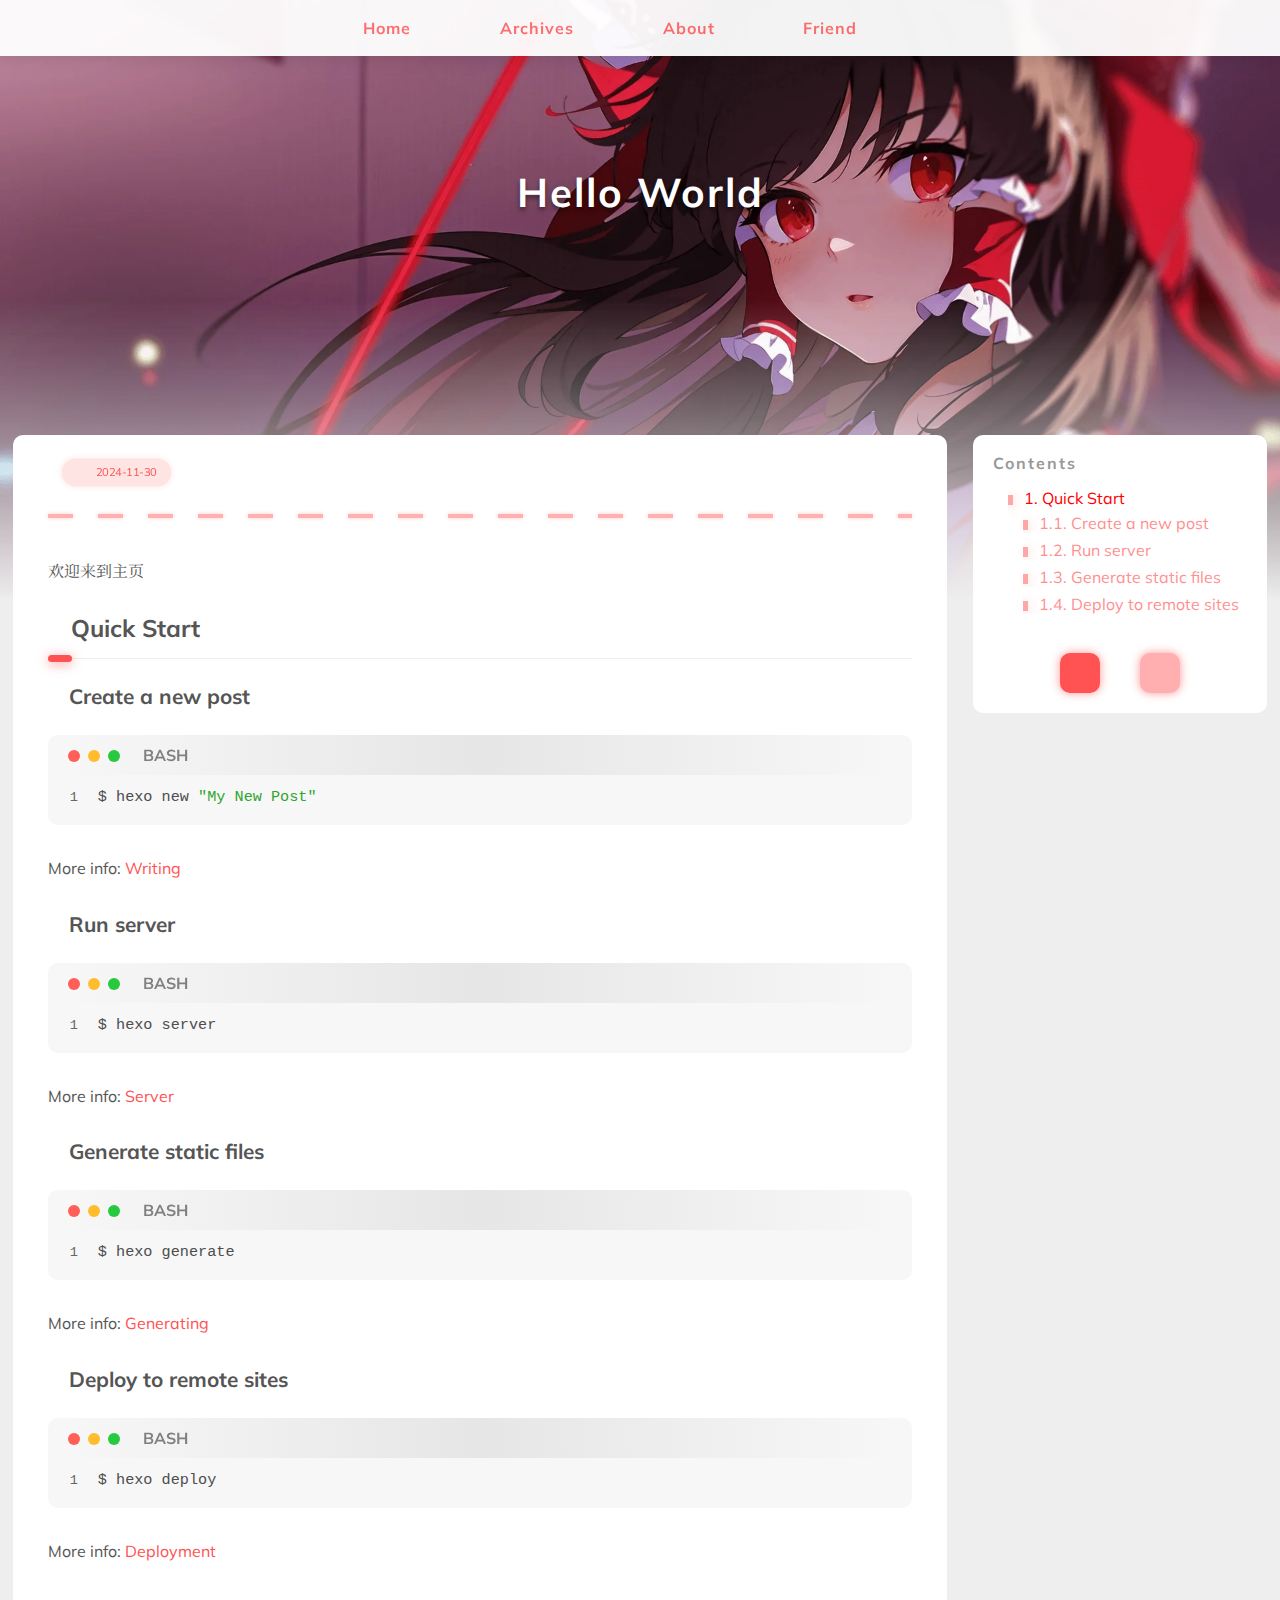
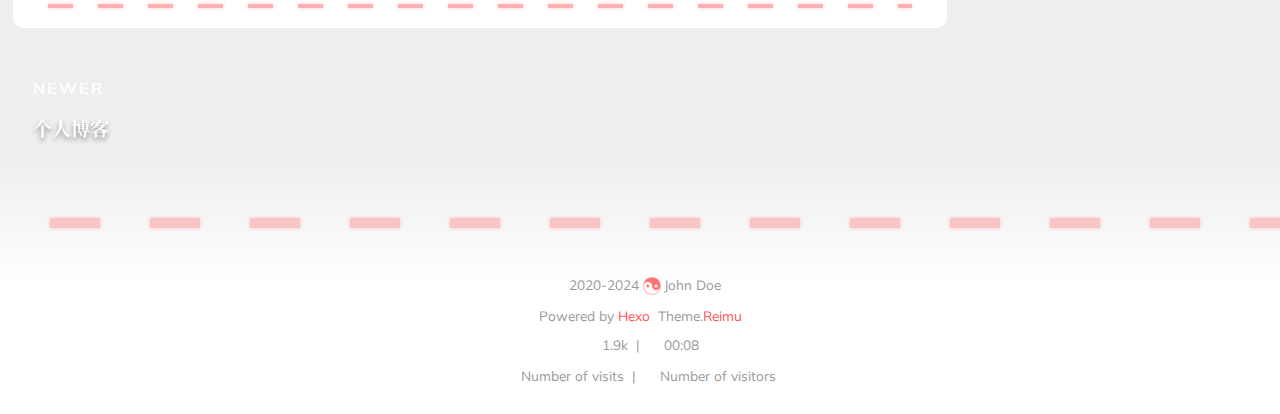
<file: 2024/11/30/hello-world/index.html>
<!DOCTYPE html>
  <html lang="en"  >
  <head>
  <meta charset="utf-8">
  

  

  

  
  <script>window.icon_font = '4552607_tq6stt6tcg';window.clipboard_tips = {"success":"复制成功(*^▽^*)","fail":"复制失败 (ﾟ⊿ﾟ)ﾂ","copyright":{"enable":false,"count":50,"content":"本文版权：本博客所有文章除特别声明外，均采用 BY-NC-SA 许可协议。转载请注明出处！"}};</script>
  
  
  <title>
    Hello World |
    
    Hexo
  </title>
  <meta name="viewport" content="width=device-width, initial-scale=1, shrink-to-fit=no">
  <link rel="preconnect" href="https://fonts.gstatic.com/" crossorigin><link rel="preload" as="style" href="https://fonts.googleapis.com/css?family=Mulish:400,400italic,700,700italic%7CNoto%20Serif%20SC:400,400italic,700,700italic&display=swap"><link rel="stylesheet" href="https://fonts.googleapis.com/css?family=Mulish:400,400italic,700,700italic%7CNoto%20Serif%20SC:400,400italic,700,700italic&display=swap" media="print" onload="this.media&#x3D;&#39;all&#39;">
  
    <link rel="preload" href="//at.alicdn.com/t/c/font_4552607_tq6stt6tcg.woff2" as="font" type="font/woff2" crossorigin="anonymous">
  
  
    
<link rel="stylesheet" href="/css/loader.css">

  
  
    <meta name="description" content="欢迎来到主页 Quick StartCreate a new post1$ hexo new &quot;My New Post&quot;  More info: Writing Run server1$ hexo server  More info: Server Generate static files1$ hexo generate  More info: Generating Depl">
<meta property="og:type" content="article">
<meta property="og:title" content="Hello World">
<meta property="og:url" content="http://example.com/2024/11/30/hello-world/index.html">
<meta property="og:site_name" content="Hexo">
<meta property="og:description" content="欢迎来到主页 Quick StartCreate a new post1$ hexo new &quot;My New Post&quot;  More info: Writing Run server1$ hexo server  More info: Server Generate static files1$ hexo generate  More info: Generating Depl">
<meta property="og:locale" content="en_US">
<meta property="article:published_time" content="2024-11-30T09:03:29.640Z">
<meta property="article:modified_time" content="2024-11-30T10:02:08.371Z">
<meta property="article:author" content="John Doe">
<meta name="twitter:card" content="summary">
  
  
    <link rel="alternate" href="/atom.xml" title="Hexo" type="application/atom+xml">
  
  
    <link rel="shortcut icon" href="/images/favicon.ico">
  
  
<link rel="stylesheet" href="/css/style.css">

  <link rel="preload" href="https://npm.webcache.cn/photoswipe@5.4.4/dist/photoswipe.css" as="style" onload="this.onload=null;this.rel='stylesheet'">
  
  
  
  
    
<script src="https://npm.webcache.cn/pace-js@1.2.4/pace.min.js" integrity="sha384-k6YtvFUEIuEFBdrLKJ3YAUbBki333tj1CSUisai5Cswsg9wcLNaPzsTHDswp4Az8" crossorigin="anonymous"></script>

  
  
    
<link rel="stylesheet" href="https://npm.webcache.cn/@reimujs/aos@0.1.0/dist/aos.css">

  
<meta name="generator" content="Hexo 7.3.0"></head>

  <body>
    
  <div id='loader'>
    <div class="loading-left-bg loading-bg"></div>
    <div class="loading-right-bg loading-bg"></div>
    <div class="spinner-box">
      <div class="loading-taichi">
        <svg width="150" height="150" viewBox="0 0 1024 1024" class="icon" version="1.1" xmlns="https://www.w3.org/2000/svg" shape-rendering="geometricPrecision">
          <path d="M303.5 432A80 80 0 0 1 291.5 592A80 80 0 0 1 303.5 432z" fill="var(--red-1, #ff5252)" />
          <path d="M512 65A447 447 0 0 1 512 959L512 929A417 417 0 0 0 512 95A417 417 0 0 0 512 929L512 959A447 447 0 0 1 512 65z 
         M512 95A417 417 0 0 1 929 512A208.5 208.5 0 0 1 720.5 720.5L720.5 592A80 80 0 0 0 720.5 432A80 80 0 0 0 720.5 592L720.5 720.5A208.5 208.5 0 0 1 512 512A208.5 208.5 0 0 0 303.5 303.5A208.5 208.5 0 0 0 95 512A417 417 0 0 1 512 95z" fill="var(--red-1, #ff5252)" />
        </svg>
      </div>
      <div class="loading-word">少女祈祷中...</div>
    </div>
  </div>
  </div>
  <script>
    var time = null;
    var startLoading = () => {
      time = Date.now();
      document.getElementById('loader').classList.remove("loading");
    }
    var endLoading = () => {
      if (!time) {
        document.body.style.overflow = 'auto';
        document.getElementById('loader').classList.add("loading");
      } else {
        if (Date.now() - time > 500) {
          time = null;
          document.body.style.overflow = 'auto';
          document.getElementById('loader').classList.add("loading");
        } else {
          setTimeout(endLoading, 500 - (Date.now() - time));
          time = null;
        }
      }
    }
    window.addEventListener('DOMContentLoaded', endLoading);
    document.getElementById('loader').addEventListener('click', endLoading);
  </script>

<div id="copy-tooltip" style="pointer-events: none; opacity: 0; transition: all 0.2s ease; position: fixed;top: 50%;left: 50%;z-index: 999;transform: translate(-50%, -50%);color: white;background: rgba(0, 0, 0, 0.5);padding: 10px 15px;border-radius: 10px;">
</div>


    <div id="container">
      <div id="wrap">
        <div id="header-nav">
  <nav id="main-nav">
    
      <span class="main-nav-link-wrap">
        <div class="main-nav-icon icon-taichi"></div>
        <a class="main-nav-link" href="/">Home</a>
      </span>
    
      <span class="main-nav-link-wrap">
        <div class="main-nav-icon icon-taichi"></div>
        <a class="main-nav-link" href="/archives">Archives</a>
      </span>
    
      <span class="main-nav-link-wrap">
        <div class="main-nav-icon icon-taichi"></div>
        <a class="main-nav-link" href="/about">About</a>
      </span>
    
      <span class="main-nav-link-wrap">
        <div class="main-nav-icon icon-taichi"></div>
        <a class="main-nav-link" href="/friend">Friend</a>
      </span>
    
    <a id="main-nav-toggle" class="nav-icon"></a>
  </nav>
  <nav id="sub-nav">
    
      <a id="nav-rss-link" class="nav-icon" href="/atom.xml" title="RSS Feed" target="_blank"></a>
    
    
    
  </nav>
</div>
<header id="header">
  
    
      <img fetchpriority="high" src="/images/banner.webp" alt="Hello World">
    
  
  <div id="header-outer">
    <div id="header-title">
      
        
        
          <a href="/" id="logo">
            <h1 data-aos="slide-up">Hello World</h1>
          </a>
        
      
      
        
        <h2 id="subtitle-wrap" data-aos="slide-down">
          
        </h2>
      
    </div>
  </div>
</header>

        <div id="content">
          
          <section id="main"><article id="post-hello-world" class="h-entry article article-type-post" itemprop="blogPost" itemscope itemtype="https://schema.org/BlogPosting">
  <div class="article-inner" data-aos="fade-up">
    <div class="article-meta">
      <div class="article-date">
  <a href="/2024/11/30/hello-world/" class="article-date-link" data-aos="zoom-in">
    <time datetime="2024-11-30T09:03:29.640Z" itemprop="datePublished">2024-11-30</time>
    <time style="display: none;" id="post-update-time">2024-11-30</time>
  </a>
</div>

      

    </div>
    <div class="hr-line"></div>
    

    <div class="e-content article-entry" itemprop="articleBody">
      
      
        <p>欢迎来到主页</p>
<h2 id="Quick-Start"><a href="#Quick-Start" class="headerlink" title="Quick Start"></a>Quick Start</h2><h3 id="Create-a-new-post"><a href="#Create-a-new-post" class="headerlink" title="Create a new post"></a>Create a new post</h3><figure class="highlight bash"><table><tr><td class="gutter"><pre><span class="line">1</span><br></pre></td><td class="code"><pre><span class="line">$ hexo new <span class="string">&quot;My New Post&quot;</span></span><br></pre></td></tr></table></figure>

<p>More info: <a target="_blank" rel="noopener" href="https://hexo.io/docs/writing.html">Writing</a></p>
<h3 id="Run-server"><a href="#Run-server" class="headerlink" title="Run server"></a>Run server</h3><figure class="highlight bash"><table><tr><td class="gutter"><pre><span class="line">1</span><br></pre></td><td class="code"><pre><span class="line">$ hexo server</span><br></pre></td></tr></table></figure>

<p>More info: <a target="_blank" rel="noopener" href="https://hexo.io/docs/server.html">Server</a></p>
<h3 id="Generate-static-files"><a href="#Generate-static-files" class="headerlink" title="Generate static files"></a>Generate static files</h3><figure class="highlight bash"><table><tr><td class="gutter"><pre><span class="line">1</span><br></pre></td><td class="code"><pre><span class="line">$ hexo generate</span><br></pre></td></tr></table></figure>

<p>More info: <a target="_blank" rel="noopener" href="https://hexo.io/docs/generating.html">Generating</a></p>
<h3 id="Deploy-to-remote-sites"><a href="#Deploy-to-remote-sites" class="headerlink" title="Deploy to remote sites"></a>Deploy to remote sites</h3><figure class="highlight bash"><table><tr><td class="gutter"><pre><span class="line">1</span><br></pre></td><td class="code"><pre><span class="line">$ hexo deploy</span><br></pre></td></tr></table></figure>

<p>More info: <a target="_blank" rel="noopener" href="https://hexo.io/docs/one-command-deployment.html">Deployment</a></p>

      
    </div>
    <footer class="article-footer">
      
      
      
      
      
      
      
      

    </footer>
  </div>
  
  <nav id="article-nav" data-aos="fade-up">
    
      <div class="article-nav-link-wrap article-nav-link-left">
        
          
          
            <img data-src="/images/banner.webp" data-sizes="auto" alt="个人博客" class="lazyload">
          
        
        <a href="/2024/12/01/%E4%B8%AA%E4%BA%BA%E5%8D%9A%E5%AE%A2/"></a>
        <div class="article-nav-caption">Newer</div>
        <h3 class="article-nav-title">
          
            个人博客
          
        </h3>
      </div>
    
    
  </nav>


</article>






</section>
          
            <aside id="sidebar">
  <div class="sidebar-wrapper wrap-sticky">
    <div class="sidebar-wrap" data-aos="fade-up">
      
        <div class="sidebar-toc-sidebar"><div class="sidebar-toc">
  <h3 class="toc-title">Contents</h3>
  <div class="sidebar-toc-wrapper toc-div-class" >
      
        <ol class="toc"><li class="toc-item toc-level-2"><a class="toc-link" href="#Quick-Start"><span class="toc-number">1.</span> <span class="toc-text">Quick Start</span></a><ol class="toc-child"><li class="toc-item toc-level-3"><a class="toc-link" href="#Create-a-new-post"><span class="toc-number">1.1.</span> <span class="toc-text">Create a new post</span></a></li><li class="toc-item toc-level-3"><a class="toc-link" href="#Run-server"><span class="toc-number">1.2.</span> <span class="toc-text">Run server</span></a></li><li class="toc-item toc-level-3"><a class="toc-link" href="#Generate-static-files"><span class="toc-number">1.3.</span> <span class="toc-text">Generate static files</span></a></li><li class="toc-item toc-level-3"><a class="toc-link" href="#Deploy-to-remote-sites"><span class="toc-number">1.4.</span> <span class="toc-text">Deploy to remote sites</span></a></li></ol></li></ol>
      
  </div>
</div>
</div>
        <div class="sidebar-common-sidebar hidden"><div class="sidebar-author">
  <img data-src="/avatar/avatar.webp" data-sizes="auto" alt="John Doe" class="lazyload">
  <div class="sidebar-author-name">John Doe</div>
  <div class="sidebar-description"></div>
</div>
<div class="sidebar-state">
  <div class="sidebar-state-article">
    <div>Posts</div>
    <div class="sidebar-state-number">5</div>
  </div>
  <div class="sidebar-state-category">
    <div>Categories</div>
    <div class="sidebar-state-number">0</div>
  </div>
  <div class="sidebar-state-tag">
    <div>Tags</div>
    <div class="sidebar-state-number">0</div>
  </div>
</div>
<div class="sidebar-social">
  
</div>
<div class="sidebar-menu">
  
    <div class="sidebar-menu-link-wrap">
      <a class="sidebar-menu-link-dummy" href="/" aria-label="Home"></a>
      <div class="sidebar-menu-icon icon-taichi"></div>
      <div class="sidebar-menu-link">Home</div>
    </div>
  
    <div class="sidebar-menu-link-wrap">
      <a class="sidebar-menu-link-dummy" href="/archives" aria-label="Archives"></a>
      <div class="sidebar-menu-icon icon-taichi"></div>
      <div class="sidebar-menu-link">Archives</div>
    </div>
  
    <div class="sidebar-menu-link-wrap">
      <a class="sidebar-menu-link-dummy" href="/about" aria-label="About"></a>
      <div class="sidebar-menu-icon icon-taichi"></div>
      <div class="sidebar-menu-link">About</div>
    </div>
  
    <div class="sidebar-menu-link-wrap">
      <a class="sidebar-menu-link-dummy" href="/friend" aria-label="Friend"></a>
      <div class="sidebar-menu-icon icon-taichi"></div>
      <div class="sidebar-menu-link">Friend</div>
    </div>
  
</div>
</div>
      
      
        <div class="sidebar-btn-wrapper" style="position:static">
          <div class="sidebar-toc-btn current"></div>
          <div class="sidebar-common-btn"></div>
        </div>
      
    </div>
  </div>

  
</aside>

          
        </div>
        <footer id="footer">
  <div style="width: 100%; overflow: hidden">
    <div class="footer-line"></div>
  </div>
  <div id="footer-info">
    
    <div>
      <span class="icon-copyright"></span>
      2020-2024
      <span class="footer-info-sep"></span>
      John Doe
    </div>
    
      <div>
        Powered by&nbsp;<a href="https://hexo.io/" rel="noopener external nofollow noreferrer" target="_blank">Hexo</a>&nbsp;
        Theme.<a href="https://github.com/D-Sketon/hexo-theme-reimu" rel="noopener external nofollow noreferrer" target="_blank">Reimu</a>
      </div>
    
    
      <div>
        <span class="icon-brush"></span>
        1.9k
        &nbsp;|&nbsp;
        <span class="icon-coffee"></span>
        00:08
      </div>
    
    
    
    
      <div>
        <span class="icon-eye"></span>
        <span id="busuanzi_container_site_pv">Number of visits&nbsp;<span id="busuanzi_value_site_pv"></span></span>
        &nbsp;|&nbsp;
        <span class="icon-user"></span>
        <span id="busuanzi_container_site_uv">Number of visitors&nbsp;<span id="busuanzi_value_site_uv"></span></span>
      </div>
    
  </div>
</footer>

        <div class="sidebar-top">
          <div class="sidebar-top-taichi"></div>
          <div class="arrow-up"></div>
        </div>
        <div id="mask" class="hide"></div>
      </div>
      <nav id="mobile-nav">
  <div class="sidebar-wrap">
    
      <div class="sidebar-toc-sidebar"><div class="sidebar-toc">
  <h3 class="toc-title">Contents</h3>
  <div class="sidebar-toc-wrapper toc-div-class" >
      
        <ol class="toc"><li class="toc-item toc-level-2"><a class="toc-link" href="#Quick-Start"><span class="toc-number">1.</span> <span class="toc-text">Quick Start</span></a><ol class="toc-child"><li class="toc-item toc-level-3"><a class="toc-link" href="#Create-a-new-post"><span class="toc-number">1.1.</span> <span class="toc-text">Create a new post</span></a></li><li class="toc-item toc-level-3"><a class="toc-link" href="#Run-server"><span class="toc-number">1.2.</span> <span class="toc-text">Run server</span></a></li><li class="toc-item toc-level-3"><a class="toc-link" href="#Generate-static-files"><span class="toc-number">1.3.</span> <span class="toc-text">Generate static files</span></a></li><li class="toc-item toc-level-3"><a class="toc-link" href="#Deploy-to-remote-sites"><span class="toc-number">1.4.</span> <span class="toc-text">Deploy to remote sites</span></a></li></ol></li></ol>
      
  </div>
</div>
</div>
      <div class="sidebar-common-sidebar hidden"><div class="sidebar-author">
  <img data-src="/avatar/avatar.webp" data-sizes="auto" alt="John Doe" class="lazyload">
  <div class="sidebar-author-name">John Doe</div>
  <div class="sidebar-description"></div>
</div>
<div class="sidebar-state">
  <div class="sidebar-state-article">
    <div>Posts</div>
    <div class="sidebar-state-number">5</div>
  </div>
  <div class="sidebar-state-category">
    <div>Categories</div>
    <div class="sidebar-state-number">0</div>
  </div>
  <div class="sidebar-state-tag">
    <div>Tags</div>
    <div class="sidebar-state-number">0</div>
  </div>
</div>
<div class="sidebar-social">
  
</div>
<div class="sidebar-menu">
  
    <div class="sidebar-menu-link-wrap">
      <a class="sidebar-menu-link-dummy" href="/" aria-label="Home"></a>
      <div class="sidebar-menu-icon icon-taichi"></div>
      <div class="sidebar-menu-link">Home</div>
    </div>
  
    <div class="sidebar-menu-link-wrap">
      <a class="sidebar-menu-link-dummy" href="/archives" aria-label="Archives"></a>
      <div class="sidebar-menu-icon icon-taichi"></div>
      <div class="sidebar-menu-link">Archives</div>
    </div>
  
    <div class="sidebar-menu-link-wrap">
      <a class="sidebar-menu-link-dummy" href="/about" aria-label="About"></a>
      <div class="sidebar-menu-icon icon-taichi"></div>
      <div class="sidebar-menu-link">About</div>
    </div>
  
    <div class="sidebar-menu-link-wrap">
      <a class="sidebar-menu-link-dummy" href="/friend" aria-label="Friend"></a>
      <div class="sidebar-menu-icon icon-taichi"></div>
      <div class="sidebar-menu-link">Friend</div>
    </div>
  
</div>
</div>
    
  </div>
  
    <div class="sidebar-btn-wrapper">
      <div class="sidebar-toc-btn current"></div>
      <div class="sidebar-common-btn"></div>
    </div>
  
</nav>

    </div>
    
    
<script src="https://npm.webcache.cn/lazysizes@5.3.2/lazysizes.min.js" integrity="sha384-3gT&#x2F;vsepWkfz&#x2F;ff7PpWNUeMzeWoH3cDhm&#x2F;A8jM7ouoAK0&#x2F;fP&#x2F;9bcHHR5kHq2nf+e" crossorigin="anonymous"></script>


<script src="https://npm.webcache.cn/clipboard@2.0.11/dist/clipboard.min.js" integrity="sha384-J08i8An&#x2F;QeARD9ExYpvphB8BsyOj3Gh2TSh1aLINKO3L0cMSH2dN3E22zFoXEi0Q" crossorigin="anonymous"></script>



<script src="/js/script.js"></script>



  
<script src="/js/aos.js"></script>

  <script>
    var aosInit = () => {
      AOS.init({
        duration: 1000,
        easing: "ease",
        once: true,
        offset: 50,
      });
    };
    if (document.readyState === 'loading') {
      document.addEventListener('DOMContentLoaded', aosInit);
    } else {
      aosInit();
    }
  </script>



<script src="/js/pjax_script.js" data-pjax></script>







  
<script src="https://npm.webcache.cn/mouse-firework@0.0.6/dist/index.umd.js" integrity="sha384-vkGvf25gm1C1PbcoD5dNfc137HzNL&#x2F;hr1RKA5HniJOaawtvUmH5lTVFgFAruE9Ge" crossorigin="anonymous"></script>

  <script>
    window.firework && window.firework(JSON.parse('{"excludeElements":["a","button"],"particles":[{"shape":"circle","move":["emit"],"easing":"easeOutExpo","colors":["#ff5252","#ff7c7c","#ffafaf","#ffd0d0"],"number":20,"duration":[1200,1800],"shapeOptions":{"radius":[16,32],"alpha":[0.3,0.5]}},{"shape":"circle","move":["diffuse"],"easing":"easeOutExpo","colors":["#ff0000"],"number":1,"duration":[1200,1800],"shapeOptions":{"radius":20,"alpha":[0.2,0.5],"lineWidth":6}}]}'))
  </script>








<div id="lazy-script">
  <div>
    
    
      
        
<script src="/js/insert_highlight.js" data-pjax></script>

      
    
    
      <script type="module" data-pjax>
        const PhotoSwipeLightbox = (await safeImport("https://npm.webcache.cn/photoswipe@5.4.4/dist/photoswipe-lightbox.esm.min.js", "sha384-DiL6M/gG+wmTxmCRZyD1zee6lIhawn5TGvED0FOh7fXcN9B0aZ9dexSF/N6lrZi/")).default;
        
        const pswp = () => {
          if (_$$('.article-entry a.article-gallery-item').length > 0) {
            new PhotoSwipeLightbox({
              gallery: '.article-entry',
              children: 'a.article-gallery-item',
              pswpModule: () => safeImport("https://npm.webcache.cn/photoswipe@5.4.4/dist/photoswipe.esm.min.js", "sha384-WkkO3GCmgkC3VQWpaV8DqhKJqpzpF9JoByxDmnV8+oTJ7m3DfYEWX1fu1scuS4+s")
            }).init();
          }
          if(_$$('.article-gallery a.article-gallery-item').length > 0) {
            new PhotoSwipeLightbox({
              gallery: '.article-gallery',
              children: 'a.article-gallery-item',
              pswpModule: () => safeImport("https://npm.webcache.cn/photoswipe@5.4.4/dist/photoswipe.esm.min.js", "sha384-WkkO3GCmgkC3VQWpaV8DqhKJqpzpF9JoByxDmnV8+oTJ7m3DfYEWX1fu1scuS4+s")
            }).init();
          }
          window.lightboxStatus = 'done';
          window.removeEventListener('lightbox:ready', pswp);
        }
        if(window.lightboxStatus === 'ready') {
          pswp()
        } else {
          window.addEventListener('lightbox:ready', pswp);
        }
      </script>
      








    
  </div>
</div>


  <script>
    console.log(String.raw`%c 
 ______     ______     __     __    __     __  __    
/\  == \   /\  ___\   /\ \   /\ "-./  \   /\ \/\ \   
\ \  __<   \ \  __\   \ \ \  \ \ \-./\ \  \ \ \_\ \  
 \ \_\ \_\  \ \_____\  \ \_\  \ \_\ \ \_\  \ \_____\ 
  \/_/ /_/   \/_____/   \/_/   \/_/  \/_/   \/_____/ 
                                                  
`,'color: #ff5252;')
    console.log('%c Theme.Reimu v' + '0.3.5' + ' %c https://github.com/D-Sketon/hexo-theme-reimu ', 'color: white; background: #ff5252; padding:5px 0;', 'padding:4px;border:1px solid #ff5252;')
  </script>
  



  
<script src="https://npm.webcache.cn/busuanzi@2.3.0/bsz.pure.mini.js" integrity="sha384-0M75wtSkhjIInv4coYlaJU83+OypaRCIq2SukQVQX04eGTCBXJDuWAbJet56id+S" crossorigin="anonymous" async></script>




<script>
  if ('serviceWorker' in navigator) {
    navigator.serviceWorker.getRegistrations().then((registrations) => {
      for (let registration of registrations) {
        registration.unregister();
      }
    });
  }
</script>

  </body>
  </html>
</file>
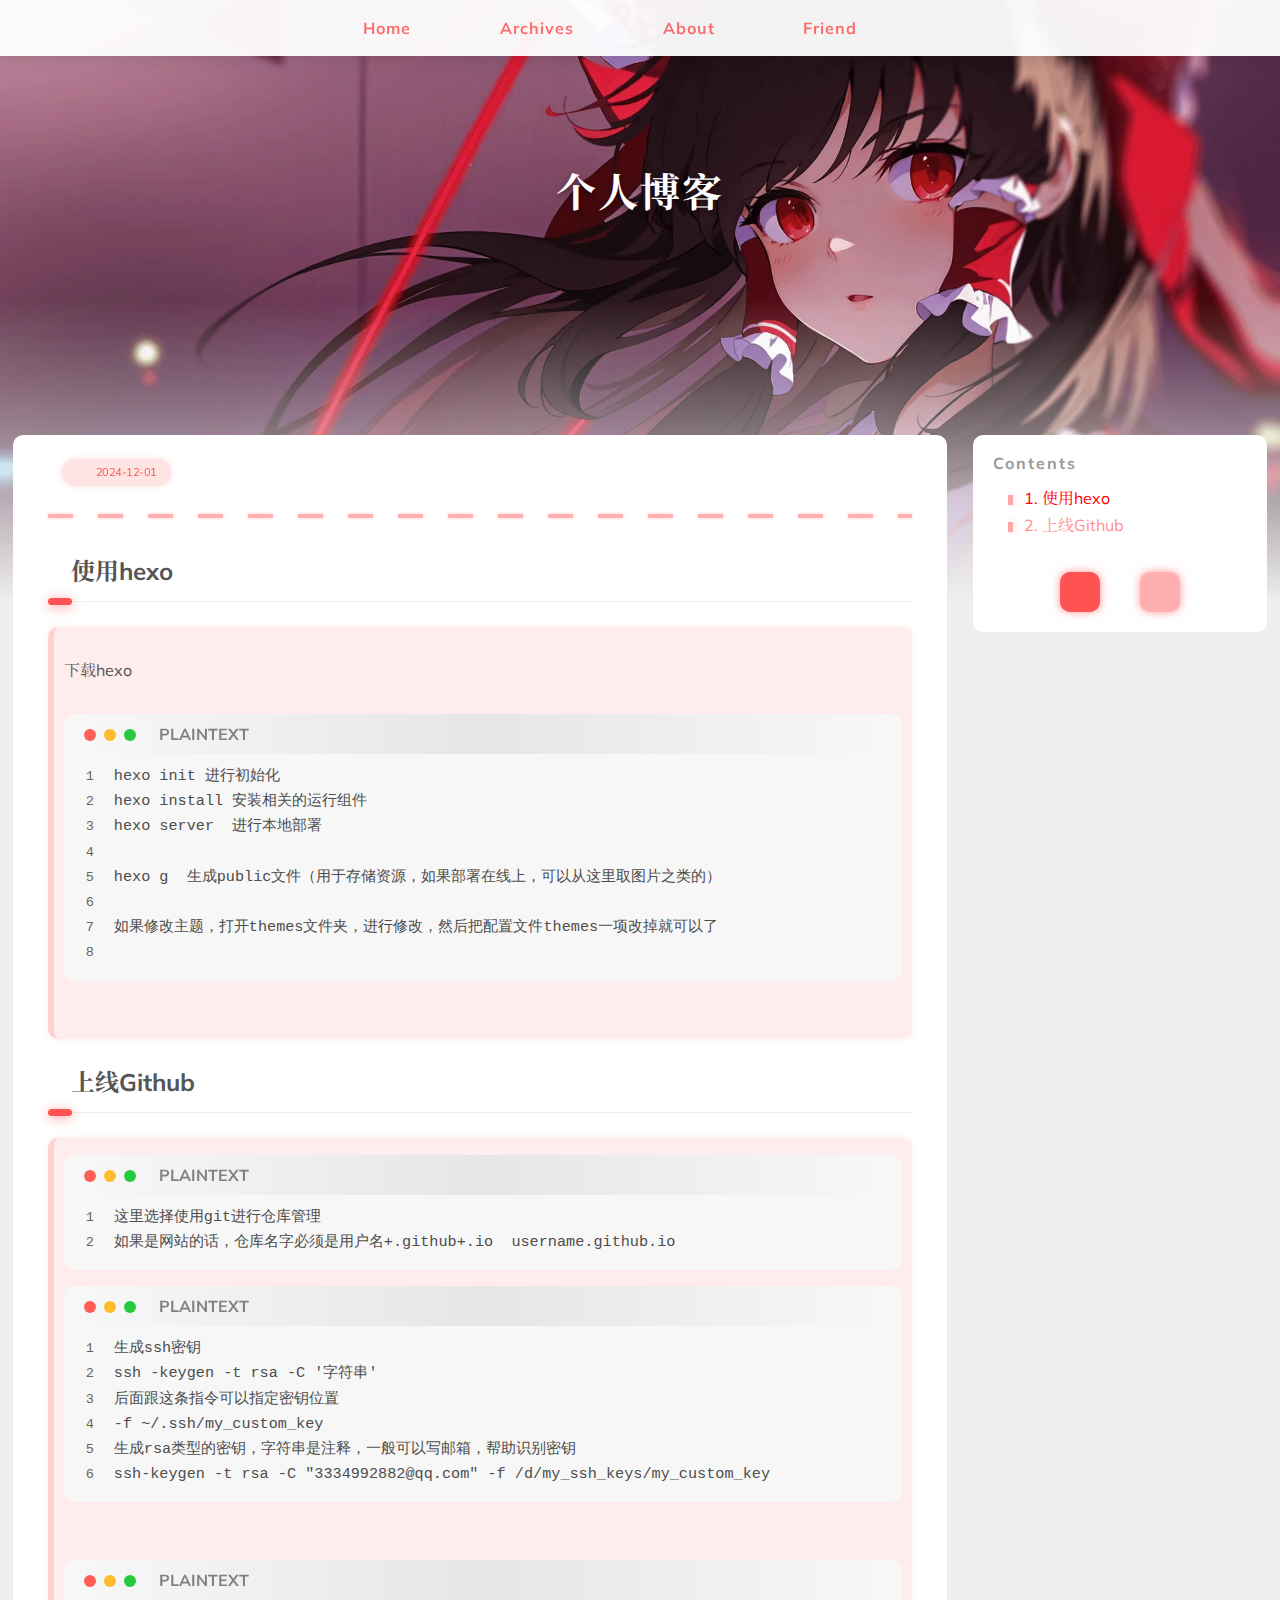
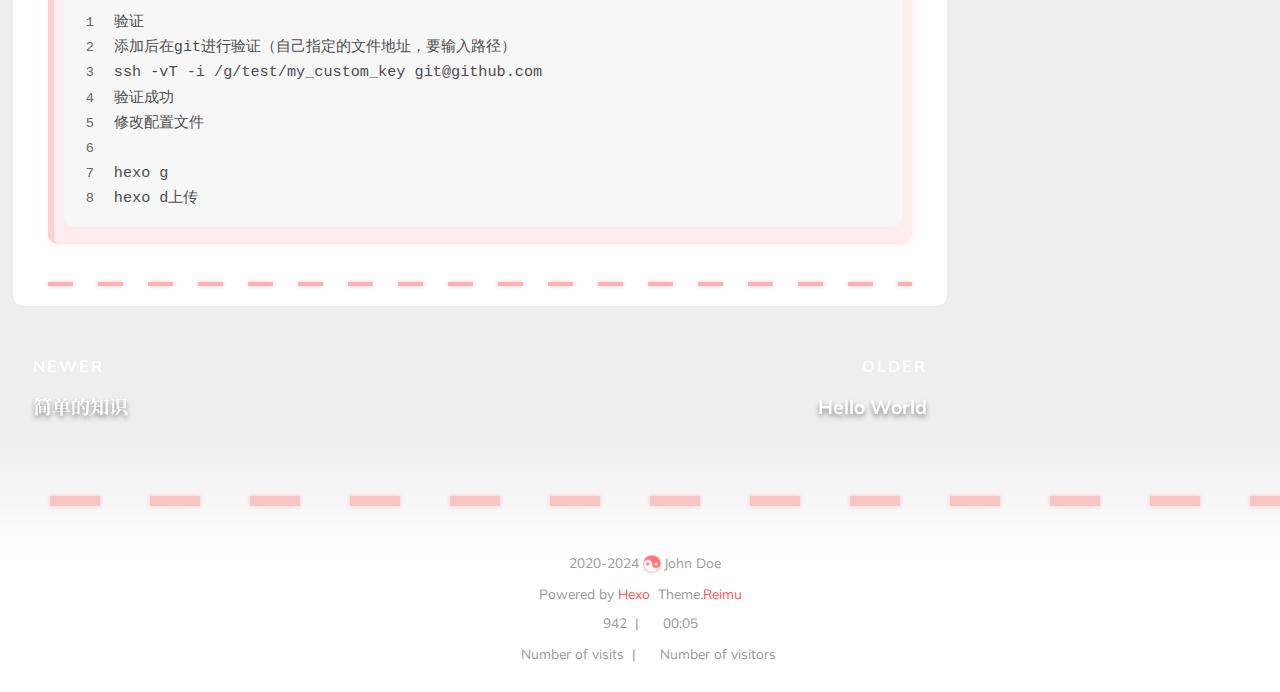
<file: 2024/12/01/个人博客/index.html>
<!DOCTYPE html>
  <html lang="en"  >
  <head>
  <meta charset="utf-8">
  

  

  

  
  <script>window.icon_font = '4552607_tq6stt6tcg';window.clipboard_tips = {"success":"复制成功(*^▽^*)","fail":"复制失败 (ﾟ⊿ﾟ)ﾂ","copyright":{"enable":false,"count":50,"content":"本文版权：本博客所有文章除特别声明外，均采用 BY-NC-SA 许可协议。转载请注明出处！"}};</script>
  
  
  <title>
    个人博客 |
    
    Hexo
  </title>
  <meta name="viewport" content="width=device-width, initial-scale=1, shrink-to-fit=no">
  <link rel="preconnect" href="https://fonts.gstatic.com/" crossorigin><link rel="preload" as="style" href="https://fonts.googleapis.com/css?family=Mulish:400,400italic,700,700italic%7CNoto%20Serif%20SC:400,400italic,700,700italic&display=swap"><link rel="stylesheet" href="https://fonts.googleapis.com/css?family=Mulish:400,400italic,700,700italic%7CNoto%20Serif%20SC:400,400italic,700,700italic&display=swap" media="print" onload="this.media&#x3D;&#39;all&#39;">
  
    <link rel="preload" href="//at.alicdn.com/t/c/font_4552607_tq6stt6tcg.woff2" as="font" type="font/woff2" crossorigin="anonymous">
  
  
    
<link rel="stylesheet" href="/css/loader.css">

  
  
    <meta name="description" content="使用hexo 下载hexo 12345678hexo init 进行初始化hexo install 安装相关的运行组件hexo server  进行本地部署hexo g  生成public文件（用于存储资源，如果部署在线上，可以从这里取图片之类的）如果修改主题，打开themes文件夹，进行修改，然后把配置文件themes一项改掉就可以了    上线Github 12这里选择使用git进行仓库管理如">
<meta property="og:type" content="article">
<meta property="og:title" content="个人博客">
<meta property="og:url" content="http://example.com/2024/12/01/%E4%B8%AA%E4%BA%BA%E5%8D%9A%E5%AE%A2/index.html">
<meta property="og:site_name" content="Hexo">
<meta property="og:description" content="使用hexo 下载hexo 12345678hexo init 进行初始化hexo install 安装相关的运行组件hexo server  进行本地部署hexo g  生成public文件（用于存储资源，如果部署在线上，可以从这里取图片之类的）如果修改主题，打开themes文件夹，进行修改，然后把配置文件themes一项改掉就可以了    上线Github 12这里选择使用git进行仓库管理如">
<meta property="og:locale" content="en_US">
<meta property="og:image" content="http://example.com/images/1733042891246.png">
<meta property="og:image" content="http://example.com/images/1733042921194.png">
<meta property="article:published_time" content="2024-12-01T08:38:12.118Z">
<meta property="article:modified_time" content="2024-12-01T09:12:23.591Z">
<meta property="article:author" content="John Doe">
<meta name="twitter:card" content="summary">
<meta name="twitter:image" content="http://example.com/images/1733042891246.png">
  
  
    <link rel="alternate" href="/atom.xml" title="Hexo" type="application/atom+xml">
  
  
    <link rel="shortcut icon" href="/images/favicon.ico">
  
  
<link rel="stylesheet" href="/css/style.css">

  <link rel="preload" href="https://npm.webcache.cn/photoswipe@5.4.4/dist/photoswipe.css" as="style" onload="this.onload=null;this.rel='stylesheet'">
  
  
  
  
    
<script src="https://npm.webcache.cn/pace-js@1.2.4/pace.min.js" integrity="sha384-k6YtvFUEIuEFBdrLKJ3YAUbBki333tj1CSUisai5Cswsg9wcLNaPzsTHDswp4Az8" crossorigin="anonymous"></script>

  
  
    
<link rel="stylesheet" href="https://npm.webcache.cn/@reimujs/aos@0.1.0/dist/aos.css">

  
<meta name="generator" content="Hexo 7.3.0"></head>

  <body>
    
  <div id='loader'>
    <div class="loading-left-bg loading-bg"></div>
    <div class="loading-right-bg loading-bg"></div>
    <div class="spinner-box">
      <div class="loading-taichi">
        <svg width="150" height="150" viewBox="0 0 1024 1024" class="icon" version="1.1" xmlns="https://www.w3.org/2000/svg" shape-rendering="geometricPrecision">
          <path d="M303.5 432A80 80 0 0 1 291.5 592A80 80 0 0 1 303.5 432z" fill="var(--red-1, #ff5252)" />
          <path d="M512 65A447 447 0 0 1 512 959L512 929A417 417 0 0 0 512 95A417 417 0 0 0 512 929L512 959A447 447 0 0 1 512 65z 
         M512 95A417 417 0 0 1 929 512A208.5 208.5 0 0 1 720.5 720.5L720.5 592A80 80 0 0 0 720.5 432A80 80 0 0 0 720.5 592L720.5 720.5A208.5 208.5 0 0 1 512 512A208.5 208.5 0 0 0 303.5 303.5A208.5 208.5 0 0 0 95 512A417 417 0 0 1 512 95z" fill="var(--red-1, #ff5252)" />
        </svg>
      </div>
      <div class="loading-word">少女祈祷中...</div>
    </div>
  </div>
  </div>
  <script>
    var time = null;
    var startLoading = () => {
      time = Date.now();
      document.getElementById('loader').classList.remove("loading");
    }
    var endLoading = () => {
      if (!time) {
        document.body.style.overflow = 'auto';
        document.getElementById('loader').classList.add("loading");
      } else {
        if (Date.now() - time > 500) {
          time = null;
          document.body.style.overflow = 'auto';
          document.getElementById('loader').classList.add("loading");
        } else {
          setTimeout(endLoading, 500 - (Date.now() - time));
          time = null;
        }
      }
    }
    window.addEventListener('DOMContentLoaded', endLoading);
    document.getElementById('loader').addEventListener('click', endLoading);
  </script>

<div id="copy-tooltip" style="pointer-events: none; opacity: 0; transition: all 0.2s ease; position: fixed;top: 50%;left: 50%;z-index: 999;transform: translate(-50%, -50%);color: white;background: rgba(0, 0, 0, 0.5);padding: 10px 15px;border-radius: 10px;">
</div>


    <div id="container">
      <div id="wrap">
        <div id="header-nav">
  <nav id="main-nav">
    
      <span class="main-nav-link-wrap">
        <div class="main-nav-icon icon-taichi"></div>
        <a class="main-nav-link" href="/">Home</a>
      </span>
    
      <span class="main-nav-link-wrap">
        <div class="main-nav-icon icon-taichi"></div>
        <a class="main-nav-link" href="/archives">Archives</a>
      </span>
    
      <span class="main-nav-link-wrap">
        <div class="main-nav-icon icon-taichi"></div>
        <a class="main-nav-link" href="/about">About</a>
      </span>
    
      <span class="main-nav-link-wrap">
        <div class="main-nav-icon icon-taichi"></div>
        <a class="main-nav-link" href="/friend">Friend</a>
      </span>
    
    <a id="main-nav-toggle" class="nav-icon"></a>
  </nav>
  <nav id="sub-nav">
    
      <a id="nav-rss-link" class="nav-icon" href="/atom.xml" title="RSS Feed" target="_blank"></a>
    
    
    
  </nav>
</div>
<header id="header">
  
    
      <img fetchpriority="high" src="/images/banner.webp" alt="个人博客">
    
  
  <div id="header-outer">
    <div id="header-title">
      
        
        
          <a href="/" id="logo">
            <h1 data-aos="slide-up">个人博客</h1>
          </a>
        
      
      
        
        <h2 id="subtitle-wrap" data-aos="slide-down">
          
        </h2>
      
    </div>
  </div>
</header>

        <div id="content">
          
          <section id="main"><article id="post-个人博客" class="h-entry article article-type-post" itemprop="blogPost" itemscope itemtype="https://schema.org/BlogPosting">
  <div class="article-inner" data-aos="fade-up">
    <div class="article-meta">
      <div class="article-date">
  <a href="/2024/12/01/%E4%B8%AA%E4%BA%BA%E5%8D%9A%E5%AE%A2/" class="article-date-link" data-aos="zoom-in">
    <time datetime="2024-12-01T08:38:12.118Z" itemprop="datePublished">2024-12-01</time>
    <time style="display: none;" id="post-update-time">2024-12-01</time>
  </a>
</div>

      

    </div>
    <div class="hr-line"></div>
    

    <div class="e-content article-entry" itemprop="articleBody">
      
      
        <h2 id="使用hexo"><a href="#使用hexo" class="headerlink" title="使用hexo"></a>使用hexo</h2><blockquote>
<p>下载hexo</p>
<figure class="highlight plaintext"><table><tr><td class="gutter"><pre><span class="line">1</span><br><span class="line">2</span><br><span class="line">3</span><br><span class="line">4</span><br><span class="line">5</span><br><span class="line">6</span><br><span class="line">7</span><br><span class="line">8</span><br></pre></td><td class="code"><pre><span class="line">hexo init 进行初始化</span><br><span class="line">hexo install 安装相关的运行组件</span><br><span class="line">hexo server  进行本地部署</span><br><span class="line"></span><br><span class="line">hexo g  生成public文件（用于存储资源，如果部署在线上，可以从这里取图片之类的）</span><br><span class="line"></span><br><span class="line">如果修改主题，打开themes文件夹，进行修改，然后把配置文件themes一项改掉就可以了</span><br><span class="line"></span><br></pre></td></tr></table></figure>

<p><img src="/../images/1733042891246.png"></p>
</blockquote>
<h2 id="上线Github"><a href="#上线Github" class="headerlink" title="上线Github"></a>上线Github</h2><blockquote>
<figure class="highlight plaintext"><table><tr><td class="gutter"><pre><span class="line">1</span><br><span class="line">2</span><br></pre></td><td class="code"><pre><span class="line">这里选择使用git进行仓库管理</span><br><span class="line">如果是网站的话，仓库名字必须是用户名+.github+.io  username.github.io</span><br></pre></td></tr></table></figure>



<figure class="highlight plaintext"><table><tr><td class="gutter"><pre><span class="line">1</span><br><span class="line">2</span><br><span class="line">3</span><br><span class="line">4</span><br><span class="line">5</span><br><span class="line">6</span><br></pre></td><td class="code"><pre><span class="line">生成ssh密钥</span><br><span class="line">ssh -keygen -t rsa -C &#x27;字符串&#x27;</span><br><span class="line">后面跟这条指令可以指定密钥位置</span><br><span class="line">-f ~/.ssh/my_custom_key</span><br><span class="line">生成rsa类型的密钥，字符串是注释，一般可以写邮箱，帮助识别密钥</span><br><span class="line">ssh-keygen -t rsa -C &quot;3334992882@qq.com&quot; -f /d/my_ssh_keys/my_custom_key</span><br></pre></td></tr></table></figure>

<p><img src="/../images/1733042921194.png"></p>
<figure class="highlight plaintext"><table><tr><td class="gutter"><pre><span class="line">1</span><br><span class="line">2</span><br><span class="line">3</span><br><span class="line">4</span><br><span class="line">5</span><br><span class="line">6</span><br><span class="line">7</span><br><span class="line">8</span><br></pre></td><td class="code"><pre><span class="line">验证</span><br><span class="line">添加后在git进行验证（自己指定的文件地址，要输入路径）</span><br><span class="line">ssh -vT -i /g/test/my_custom_key git@github.com</span><br><span class="line">验证成功</span><br><span class="line">修改配置文件</span><br><span class="line"></span><br><span class="line">hexo g</span><br><span class="line">hexo d上传</span><br></pre></td></tr></table></figure>


</blockquote>

      
    </div>
    <footer class="article-footer">
      
      
      
      
      
      
      
      

    </footer>
  </div>
  
  <nav id="article-nav" data-aos="fade-up">
    
      <div class="article-nav-link-wrap article-nav-link-left">
        
          
          
            <img data-src="/images/banner.webp" data-sizes="auto" alt="简单的知识" class="lazyload">
          
        
        <a href="/2024/12/01/%E7%AE%80%E5%8D%95%E7%9A%84%E7%9F%A5%E8%AF%86/"></a>
        <div class="article-nav-caption">Newer</div>
        <h3 class="article-nav-title">
          
            简单的知识
          
        </h3>
      </div>
    
    
    <div class="article-nav-link-wrap article-nav-link-right">
      
        
        
          <img data-src="/images/banner.webp" data-sizes="auto" alt="Hello World" class="lazyload">
        
      
      <a href="/2024/11/30/hello-world/"></a>
      <div class="article-nav-caption">Older</div>
      <h3 class="article-nav-title">
        
          Hello World
        
      </h3>
    </div>
    
  </nav>


</article>






</section>
          
            <aside id="sidebar">
  <div class="sidebar-wrapper wrap-sticky">
    <div class="sidebar-wrap" data-aos="fade-up">
      
        <div class="sidebar-toc-sidebar"><div class="sidebar-toc">
  <h3 class="toc-title">Contents</h3>
  <div class="sidebar-toc-wrapper toc-div-class" >
      
        <ol class="toc"><li class="toc-item toc-level-2"><a class="toc-link" href="#%E4%BD%BF%E7%94%A8hexo"><span class="toc-number">1.</span> <span class="toc-text">使用hexo</span></a></li><li class="toc-item toc-level-2"><a class="toc-link" href="#%E4%B8%8A%E7%BA%BFGithub"><span class="toc-number">2.</span> <span class="toc-text">上线Github</span></a></li></ol>
      
  </div>
</div>
</div>
        <div class="sidebar-common-sidebar hidden"><div class="sidebar-author">
  <img data-src="/avatar/avatar.webp" data-sizes="auto" alt="John Doe" class="lazyload">
  <div class="sidebar-author-name">John Doe</div>
  <div class="sidebar-description"></div>
</div>
<div class="sidebar-state">
  <div class="sidebar-state-article">
    <div>Posts</div>
    <div class="sidebar-state-number">4</div>
  </div>
  <div class="sidebar-state-category">
    <div>Categories</div>
    <div class="sidebar-state-number">0</div>
  </div>
  <div class="sidebar-state-tag">
    <div>Tags</div>
    <div class="sidebar-state-number">0</div>
  </div>
</div>
<div class="sidebar-social">
  
</div>
<div class="sidebar-menu">
  
    <div class="sidebar-menu-link-wrap">
      <a class="sidebar-menu-link-dummy" href="/" aria-label="Home"></a>
      <div class="sidebar-menu-icon icon-taichi"></div>
      <div class="sidebar-menu-link">Home</div>
    </div>
  
    <div class="sidebar-menu-link-wrap">
      <a class="sidebar-menu-link-dummy" href="/archives" aria-label="Archives"></a>
      <div class="sidebar-menu-icon icon-taichi"></div>
      <div class="sidebar-menu-link">Archives</div>
    </div>
  
    <div class="sidebar-menu-link-wrap">
      <a class="sidebar-menu-link-dummy" href="/about" aria-label="About"></a>
      <div class="sidebar-menu-icon icon-taichi"></div>
      <div class="sidebar-menu-link">About</div>
    </div>
  
    <div class="sidebar-menu-link-wrap">
      <a class="sidebar-menu-link-dummy" href="/friend" aria-label="Friend"></a>
      <div class="sidebar-menu-icon icon-taichi"></div>
      <div class="sidebar-menu-link">Friend</div>
    </div>
  
</div>
</div>
      
      
        <div class="sidebar-btn-wrapper" style="position:static">
          <div class="sidebar-toc-btn current"></div>
          <div class="sidebar-common-btn"></div>
        </div>
      
    </div>
  </div>

  
</aside>

          
        </div>
        <footer id="footer">
  <div style="width: 100%; overflow: hidden">
    <div class="footer-line"></div>
  </div>
  <div id="footer-info">
    
    <div>
      <span class="icon-copyright"></span>
      2020-2024
      <span class="footer-info-sep"></span>
      John Doe
    </div>
    
      <div>
        Powered by&nbsp;<a href="https://hexo.io/" rel="noopener external nofollow noreferrer" target="_blank">Hexo</a>&nbsp;
        Theme.<a href="https://github.com/D-Sketon/hexo-theme-reimu" rel="noopener external nofollow noreferrer" target="_blank">Reimu</a>
      </div>
    
    
      <div>
        <span class="icon-brush"></span>
        942
        &nbsp;|&nbsp;
        <span class="icon-coffee"></span>
        00:05
      </div>
    
    
    
    
      <div>
        <span class="icon-eye"></span>
        <span id="busuanzi_container_site_pv">Number of visits&nbsp;<span id="busuanzi_value_site_pv"></span></span>
        &nbsp;|&nbsp;
        <span class="icon-user"></span>
        <span id="busuanzi_container_site_uv">Number of visitors&nbsp;<span id="busuanzi_value_site_uv"></span></span>
      </div>
    
  </div>
</footer>

        <div class="sidebar-top">
          <div class="sidebar-top-taichi"></div>
          <div class="arrow-up"></div>
        </div>
        <div id="mask" class="hide"></div>
      </div>
      <nav id="mobile-nav">
  <div class="sidebar-wrap">
    
      <div class="sidebar-toc-sidebar"><div class="sidebar-toc">
  <h3 class="toc-title">Contents</h3>
  <div class="sidebar-toc-wrapper toc-div-class" >
      
        <ol class="toc"><li class="toc-item toc-level-2"><a class="toc-link" href="#%E4%BD%BF%E7%94%A8hexo"><span class="toc-number">1.</span> <span class="toc-text">使用hexo</span></a></li><li class="toc-item toc-level-2"><a class="toc-link" href="#%E4%B8%8A%E7%BA%BFGithub"><span class="toc-number">2.</span> <span class="toc-text">上线Github</span></a></li></ol>
      
  </div>
</div>
</div>
      <div class="sidebar-common-sidebar hidden"><div class="sidebar-author">
  <img data-src="/avatar/avatar.webp" data-sizes="auto" alt="John Doe" class="lazyload">
  <div class="sidebar-author-name">John Doe</div>
  <div class="sidebar-description"></div>
</div>
<div class="sidebar-state">
  <div class="sidebar-state-article">
    <div>Posts</div>
    <div class="sidebar-state-number">4</div>
  </div>
  <div class="sidebar-state-category">
    <div>Categories</div>
    <div class="sidebar-state-number">0</div>
  </div>
  <div class="sidebar-state-tag">
    <div>Tags</div>
    <div class="sidebar-state-number">0</div>
  </div>
</div>
<div class="sidebar-social">
  
</div>
<div class="sidebar-menu">
  
    <div class="sidebar-menu-link-wrap">
      <a class="sidebar-menu-link-dummy" href="/" aria-label="Home"></a>
      <div class="sidebar-menu-icon icon-taichi"></div>
      <div class="sidebar-menu-link">Home</div>
    </div>
  
    <div class="sidebar-menu-link-wrap">
      <a class="sidebar-menu-link-dummy" href="/archives" aria-label="Archives"></a>
      <div class="sidebar-menu-icon icon-taichi"></div>
      <div class="sidebar-menu-link">Archives</div>
    </div>
  
    <div class="sidebar-menu-link-wrap">
      <a class="sidebar-menu-link-dummy" href="/about" aria-label="About"></a>
      <div class="sidebar-menu-icon icon-taichi"></div>
      <div class="sidebar-menu-link">About</div>
    </div>
  
    <div class="sidebar-menu-link-wrap">
      <a class="sidebar-menu-link-dummy" href="/friend" aria-label="Friend"></a>
      <div class="sidebar-menu-icon icon-taichi"></div>
      <div class="sidebar-menu-link">Friend</div>
    </div>
  
</div>
</div>
    
  </div>
  
    <div class="sidebar-btn-wrapper">
      <div class="sidebar-toc-btn current"></div>
      <div class="sidebar-common-btn"></div>
    </div>
  
</nav>

    </div>
    
    
<script src="https://npm.webcache.cn/lazysizes@5.3.2/lazysizes.min.js" integrity="sha384-3gT&#x2F;vsepWkfz&#x2F;ff7PpWNUeMzeWoH3cDhm&#x2F;A8jM7ouoAK0&#x2F;fP&#x2F;9bcHHR5kHq2nf+e" crossorigin="anonymous"></script>


<script src="https://npm.webcache.cn/clipboard@2.0.11/dist/clipboard.min.js" integrity="sha384-J08i8An&#x2F;QeARD9ExYpvphB8BsyOj3Gh2TSh1aLINKO3L0cMSH2dN3E22zFoXEi0Q" crossorigin="anonymous"></script>



<script src="/js/script.js"></script>



  
<script src="/js/aos.js"></script>

  <script>
    var aosInit = () => {
      AOS.init({
        duration: 1000,
        easing: "ease",
        once: true,
        offset: 50,
      });
    };
    if (document.readyState === 'loading') {
      document.addEventListener('DOMContentLoaded', aosInit);
    } else {
      aosInit();
    }
  </script>



<script src="/js/pjax_script.js" data-pjax></script>







  
<script src="https://npm.webcache.cn/mouse-firework@0.0.6/dist/index.umd.js" integrity="sha384-vkGvf25gm1C1PbcoD5dNfc137HzNL&#x2F;hr1RKA5HniJOaawtvUmH5lTVFgFAruE9Ge" crossorigin="anonymous"></script>

  <script>
    window.firework && window.firework(JSON.parse('{"excludeElements":["a","button"],"particles":[{"shape":"circle","move":["emit"],"easing":"easeOutExpo","colors":["#ff5252","#ff7c7c","#ffafaf","#ffd0d0"],"number":20,"duration":[1200,1800],"shapeOptions":{"radius":[16,32],"alpha":[0.3,0.5]}},{"shape":"circle","move":["diffuse"],"easing":"easeOutExpo","colors":["#ff0000"],"number":1,"duration":[1200,1800],"shapeOptions":{"radius":20,"alpha":[0.2,0.5],"lineWidth":6}}]}'))
  </script>








<div id="lazy-script">
  <div>
    
    
      
        
<script src="/js/insert_highlight.js" data-pjax></script>

      
    
    
      <script type="module" data-pjax>
        const PhotoSwipeLightbox = (await safeImport("https://npm.webcache.cn/photoswipe@5.4.4/dist/photoswipe-lightbox.esm.min.js", "sha384-DiL6M/gG+wmTxmCRZyD1zee6lIhawn5TGvED0FOh7fXcN9B0aZ9dexSF/N6lrZi/")).default;
        
        const pswp = () => {
          if (_$$('.article-entry a.article-gallery-item').length > 0) {
            new PhotoSwipeLightbox({
              gallery: '.article-entry',
              children: 'a.article-gallery-item',
              pswpModule: () => safeImport("https://npm.webcache.cn/photoswipe@5.4.4/dist/photoswipe.esm.min.js", "sha384-WkkO3GCmgkC3VQWpaV8DqhKJqpzpF9JoByxDmnV8+oTJ7m3DfYEWX1fu1scuS4+s")
            }).init();
          }
          if(_$$('.article-gallery a.article-gallery-item').length > 0) {
            new PhotoSwipeLightbox({
              gallery: '.article-gallery',
              children: 'a.article-gallery-item',
              pswpModule: () => safeImport("https://npm.webcache.cn/photoswipe@5.4.4/dist/photoswipe.esm.min.js", "sha384-WkkO3GCmgkC3VQWpaV8DqhKJqpzpF9JoByxDmnV8+oTJ7m3DfYEWX1fu1scuS4+s")
            }).init();
          }
          window.lightboxStatus = 'done';
          window.removeEventListener('lightbox:ready', pswp);
        }
        if(window.lightboxStatus === 'ready') {
          pswp()
        } else {
          window.addEventListener('lightbox:ready', pswp);
        }
      </script>
      








    
  </div>
</div>


  <script>
    console.log(String.raw`%c 
 ______     ______     __     __    __     __  __    
/\  == \   /\  ___\   /\ \   /\ "-./  \   /\ \/\ \   
\ \  __<   \ \  __\   \ \ \  \ \ \-./\ \  \ \ \_\ \  
 \ \_\ \_\  \ \_____\  \ \_\  \ \_\ \ \_\  \ \_____\ 
  \/_/ /_/   \/_____/   \/_/   \/_/  \/_/   \/_____/ 
                                                  
`,'color: #ff5252;')
    console.log('%c Theme.Reimu v' + '0.3.5' + ' %c https://github.com/D-Sketon/hexo-theme-reimu ', 'color: white; background: #ff5252; padding:5px 0;', 'padding:4px;border:1px solid #ff5252;')
  </script>
  



  
<script src="https://npm.webcache.cn/busuanzi@2.3.0/bsz.pure.mini.js" integrity="sha384-0M75wtSkhjIInv4coYlaJU83+OypaRCIq2SukQVQX04eGTCBXJDuWAbJet56id+S" crossorigin="anonymous" async></script>




<script>
  if ('serviceWorker' in navigator) {
    navigator.serviceWorker.getRegistrations().then((registrations) => {
      for (let registration of registrations) {
        registration.unregister();
      }
    });
  }
</script>

  </body>
  </html>
</file>
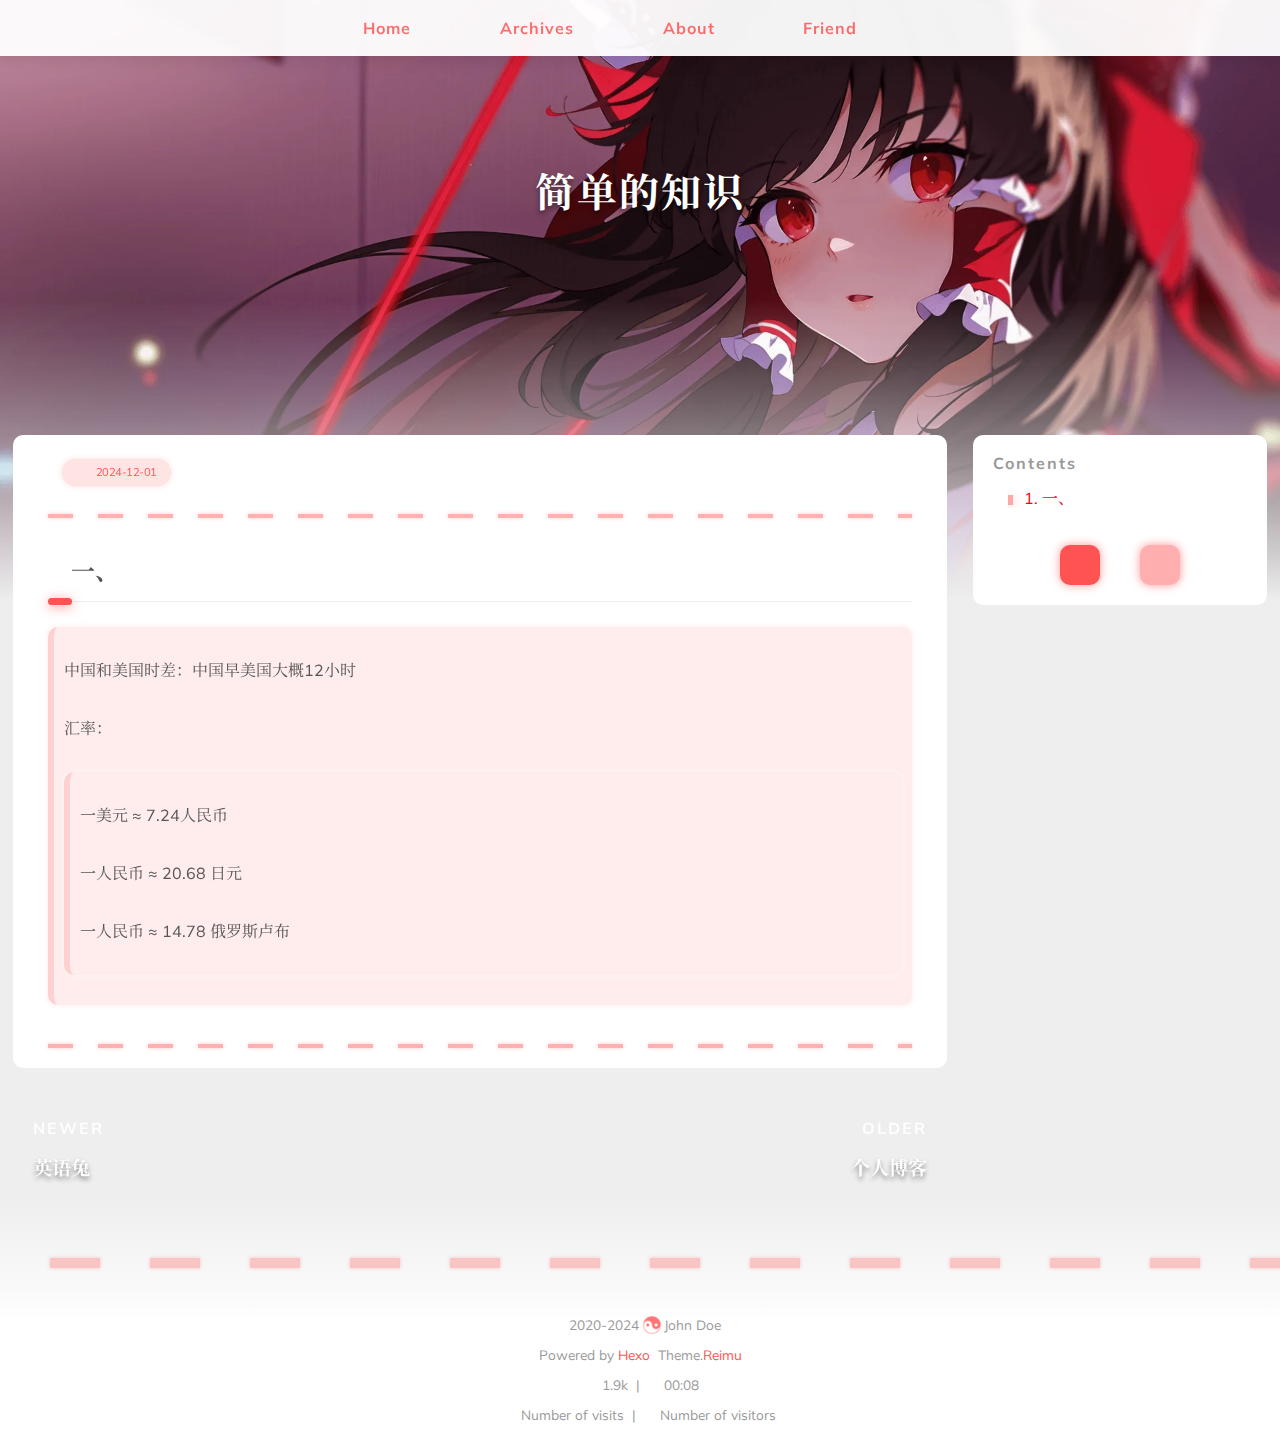
<file: 2024/12/01/简单的知识/index.html>
<!DOCTYPE html>
  <html lang="en"  >
  <head>
  <meta charset="utf-8">
  

  

  

  
  <script>window.icon_font = '4552607_tq6stt6tcg';window.clipboard_tips = {"success":"复制成功(*^▽^*)","fail":"复制失败 (ﾟ⊿ﾟ)ﾂ","copyright":{"enable":false,"count":50,"content":"本文版权：本博客所有文章除特别声明外，均采用 BY-NC-SA 许可协议。转载请注明出处！"}};</script>
  
  
  <title>
    简单的知识 |
    
    Hexo
  </title>
  <meta name="viewport" content="width=device-width, initial-scale=1, shrink-to-fit=no">
  <link rel="preconnect" href="https://fonts.gstatic.com/" crossorigin><link rel="preload" as="style" href="https://fonts.googleapis.com/css?family=Mulish:400,400italic,700,700italic%7CNoto%20Serif%20SC:400,400italic,700,700italic&display=swap"><link rel="stylesheet" href="https://fonts.googleapis.com/css?family=Mulish:400,400italic,700,700italic%7CNoto%20Serif%20SC:400,400italic,700,700italic&display=swap" media="print" onload="this.media&#x3D;&#39;all&#39;">
  
    <link rel="preload" href="//at.alicdn.com/t/c/font_4552607_tq6stt6tcg.woff2" as="font" type="font/woff2" crossorigin="anonymous">
  
  
    
<link rel="stylesheet" href="/css/loader.css">

  
  
    <meta name="description" content="一、 中国和美国时差：中国早美国大概12小时 汇率：  一美元 ≈ 7.24人民币 一人民币 ≈ 20.68 日元 一人民币 ≈ 14.78 俄罗斯卢布">
<meta property="og:type" content="article">
<meta property="og:title" content="简单的知识">
<meta property="og:url" content="http://example.com/2024/12/01/%E7%AE%80%E5%8D%95%E7%9A%84%E7%9F%A5%E8%AF%86/index.html">
<meta property="og:site_name" content="Hexo">
<meta property="og:description" content="一、 中国和美国时差：中国早美国大概12小时 汇率：  一美元 ≈ 7.24人民币 一人民币 ≈ 20.68 日元 一人民币 ≈ 14.78 俄罗斯卢布">
<meta property="og:locale" content="en_US">
<meta property="article:published_time" content="2024-12-01T09:31:32.667Z">
<meta property="article:modified_time" content="2024-12-01T09:36:29.894Z">
<meta property="article:author" content="John Doe">
<meta name="twitter:card" content="summary">
  
  
    <link rel="alternate" href="/atom.xml" title="Hexo" type="application/atom+xml">
  
  
    <link rel="shortcut icon" href="/images/favicon.ico">
  
  
<link rel="stylesheet" href="/css/style.css">

  <link rel="preload" href="https://npm.webcache.cn/photoswipe@5.4.4/dist/photoswipe.css" as="style" onload="this.onload=null;this.rel='stylesheet'">
  
  
  
  
    
<script src="https://npm.webcache.cn/pace-js@1.2.4/pace.min.js" integrity="sha384-k6YtvFUEIuEFBdrLKJ3YAUbBki333tj1CSUisai5Cswsg9wcLNaPzsTHDswp4Az8" crossorigin="anonymous"></script>

  
  
    
<link rel="stylesheet" href="https://npm.webcache.cn/@reimujs/aos@0.1.0/dist/aos.css">

  
<meta name="generator" content="Hexo 7.3.0"></head>

  <body>
    
  <div id='loader'>
    <div class="loading-left-bg loading-bg"></div>
    <div class="loading-right-bg loading-bg"></div>
    <div class="spinner-box">
      <div class="loading-taichi">
        <svg width="150" height="150" viewBox="0 0 1024 1024" class="icon" version="1.1" xmlns="https://www.w3.org/2000/svg" shape-rendering="geometricPrecision">
          <path d="M303.5 432A80 80 0 0 1 291.5 592A80 80 0 0 1 303.5 432z" fill="var(--red-1, #ff5252)" />
          <path d="M512 65A447 447 0 0 1 512 959L512 929A417 417 0 0 0 512 95A417 417 0 0 0 512 929L512 959A447 447 0 0 1 512 65z 
         M512 95A417 417 0 0 1 929 512A208.5 208.5 0 0 1 720.5 720.5L720.5 592A80 80 0 0 0 720.5 432A80 80 0 0 0 720.5 592L720.5 720.5A208.5 208.5 0 0 1 512 512A208.5 208.5 0 0 0 303.5 303.5A208.5 208.5 0 0 0 95 512A417 417 0 0 1 512 95z" fill="var(--red-1, #ff5252)" />
        </svg>
      </div>
      <div class="loading-word">少女祈祷中...</div>
    </div>
  </div>
  </div>
  <script>
    var time = null;
    var startLoading = () => {
      time = Date.now();
      document.getElementById('loader').classList.remove("loading");
    }
    var endLoading = () => {
      if (!time) {
        document.body.style.overflow = 'auto';
        document.getElementById('loader').classList.add("loading");
      } else {
        if (Date.now() - time > 500) {
          time = null;
          document.body.style.overflow = 'auto';
          document.getElementById('loader').classList.add("loading");
        } else {
          setTimeout(endLoading, 500 - (Date.now() - time));
          time = null;
        }
      }
    }
    window.addEventListener('DOMContentLoaded', endLoading);
    document.getElementById('loader').addEventListener('click', endLoading);
  </script>

<div id="copy-tooltip" style="pointer-events: none; opacity: 0; transition: all 0.2s ease; position: fixed;top: 50%;left: 50%;z-index: 999;transform: translate(-50%, -50%);color: white;background: rgba(0, 0, 0, 0.5);padding: 10px 15px;border-radius: 10px;">
</div>


    <div id="container">
      <div id="wrap">
        <div id="header-nav">
  <nav id="main-nav">
    
      <span class="main-nav-link-wrap">
        <div class="main-nav-icon icon-taichi"></div>
        <a class="main-nav-link" href="/">Home</a>
      </span>
    
      <span class="main-nav-link-wrap">
        <div class="main-nav-icon icon-taichi"></div>
        <a class="main-nav-link" href="/archives">Archives</a>
      </span>
    
      <span class="main-nav-link-wrap">
        <div class="main-nav-icon icon-taichi"></div>
        <a class="main-nav-link" href="/about">About</a>
      </span>
    
      <span class="main-nav-link-wrap">
        <div class="main-nav-icon icon-taichi"></div>
        <a class="main-nav-link" href="/friend">Friend</a>
      </span>
    
    <a id="main-nav-toggle" class="nav-icon"></a>
  </nav>
  <nav id="sub-nav">
    
      <a id="nav-rss-link" class="nav-icon" href="/atom.xml" title="RSS Feed" target="_blank"></a>
    
    
    
  </nav>
</div>
<header id="header">
  
    
      <img fetchpriority="high" src="/images/banner.webp" alt="简单的知识">
    
  
  <div id="header-outer">
    <div id="header-title">
      
        
        
          <a href="/" id="logo">
            <h1 data-aos="slide-up">简单的知识</h1>
          </a>
        
      
      
        
        <h2 id="subtitle-wrap" data-aos="slide-down">
          
        </h2>
      
    </div>
  </div>
</header>

        <div id="content">
          
          <section id="main"><article id="post-简单的知识" class="h-entry article article-type-post" itemprop="blogPost" itemscope itemtype="https://schema.org/BlogPosting">
  <div class="article-inner" data-aos="fade-up">
    <div class="article-meta">
      <div class="article-date">
  <a href="/2024/12/01/%E7%AE%80%E5%8D%95%E7%9A%84%E7%9F%A5%E8%AF%86/" class="article-date-link" data-aos="zoom-in">
    <time datetime="2024-12-01T09:31:32.667Z" itemprop="datePublished">2024-12-01</time>
    <time style="display: none;" id="post-update-time">2024-12-01</time>
  </a>
</div>

      

    </div>
    <div class="hr-line"></div>
    

    <div class="e-content article-entry" itemprop="articleBody">
      
      
        <h2 id="一、"><a href="#一、" class="headerlink" title="一、"></a>一、</h2><blockquote>
<p>中国和美国时差：中国早美国大概12小时</p>
<p>汇率：</p>
<blockquote>
<p>一美元 ≈ 7.24人民币</p>
<p>一人民币 ≈ 20.68 日元</p>
<p>一人民币 ≈ 14.78 俄罗斯卢布</p>
</blockquote>
</blockquote>

      
    </div>
    <footer class="article-footer">
      
      
      
      
      
      
      
      

    </footer>
  </div>
  
  <nav id="article-nav" data-aos="fade-up">
    
      <div class="article-nav-link-wrap article-nav-link-left">
        
          
          
            <img data-src="/images/banner.webp" data-sizes="auto" alt="英语兔" class="lazyload">
          
        
        <a href="/2024/12/04/%E8%8B%B1%E8%AF%AD%E5%85%94/"></a>
        <div class="article-nav-caption">Newer</div>
        <h3 class="article-nav-title">
          
            英语兔
          
        </h3>
      </div>
    
    
    <div class="article-nav-link-wrap article-nav-link-right">
      
        
        
          <img data-src="/images/banner.webp" data-sizes="auto" alt="个人博客" class="lazyload">
        
      
      <a href="/2024/12/01/%E4%B8%AA%E4%BA%BA%E5%8D%9A%E5%AE%A2/"></a>
      <div class="article-nav-caption">Older</div>
      <h3 class="article-nav-title">
        
          个人博客
        
      </h3>
    </div>
    
  </nav>


</article>






</section>
          
            <aside id="sidebar">
  <div class="sidebar-wrapper wrap-sticky">
    <div class="sidebar-wrap" data-aos="fade-up">
      
        <div class="sidebar-toc-sidebar"><div class="sidebar-toc">
  <h3 class="toc-title">Contents</h3>
  <div class="sidebar-toc-wrapper toc-div-class" >
      
        <ol class="toc"><li class="toc-item toc-level-2"><a class="toc-link" href="#%E4%B8%80%E3%80%81"><span class="toc-number">1.</span> <span class="toc-text">一、</span></a></li></ol>
      
  </div>
</div>
</div>
        <div class="sidebar-common-sidebar hidden"><div class="sidebar-author">
  <img data-src="/avatar/avatar.webp" data-sizes="auto" alt="John Doe" class="lazyload">
  <div class="sidebar-author-name">John Doe</div>
  <div class="sidebar-description"></div>
</div>
<div class="sidebar-state">
  <div class="sidebar-state-article">
    <div>Posts</div>
    <div class="sidebar-state-number">5</div>
  </div>
  <div class="sidebar-state-category">
    <div>Categories</div>
    <div class="sidebar-state-number">0</div>
  </div>
  <div class="sidebar-state-tag">
    <div>Tags</div>
    <div class="sidebar-state-number">0</div>
  </div>
</div>
<div class="sidebar-social">
  
</div>
<div class="sidebar-menu">
  
    <div class="sidebar-menu-link-wrap">
      <a class="sidebar-menu-link-dummy" href="/" aria-label="Home"></a>
      <div class="sidebar-menu-icon icon-taichi"></div>
      <div class="sidebar-menu-link">Home</div>
    </div>
  
    <div class="sidebar-menu-link-wrap">
      <a class="sidebar-menu-link-dummy" href="/archives" aria-label="Archives"></a>
      <div class="sidebar-menu-icon icon-taichi"></div>
      <div class="sidebar-menu-link">Archives</div>
    </div>
  
    <div class="sidebar-menu-link-wrap">
      <a class="sidebar-menu-link-dummy" href="/about" aria-label="About"></a>
      <div class="sidebar-menu-icon icon-taichi"></div>
      <div class="sidebar-menu-link">About</div>
    </div>
  
    <div class="sidebar-menu-link-wrap">
      <a class="sidebar-menu-link-dummy" href="/friend" aria-label="Friend"></a>
      <div class="sidebar-menu-icon icon-taichi"></div>
      <div class="sidebar-menu-link">Friend</div>
    </div>
  
</div>
</div>
      
      
        <div class="sidebar-btn-wrapper" style="position:static">
          <div class="sidebar-toc-btn current"></div>
          <div class="sidebar-common-btn"></div>
        </div>
      
    </div>
  </div>

  
</aside>

          
        </div>
        <footer id="footer">
  <div style="width: 100%; overflow: hidden">
    <div class="footer-line"></div>
  </div>
  <div id="footer-info">
    
    <div>
      <span class="icon-copyright"></span>
      2020-2024
      <span class="footer-info-sep"></span>
      John Doe
    </div>
    
      <div>
        Powered by&nbsp;<a href="https://hexo.io/" rel="noopener external nofollow noreferrer" target="_blank">Hexo</a>&nbsp;
        Theme.<a href="https://github.com/D-Sketon/hexo-theme-reimu" rel="noopener external nofollow noreferrer" target="_blank">Reimu</a>
      </div>
    
    
      <div>
        <span class="icon-brush"></span>
        1.9k
        &nbsp;|&nbsp;
        <span class="icon-coffee"></span>
        00:08
      </div>
    
    
    
    
      <div>
        <span class="icon-eye"></span>
        <span id="busuanzi_container_site_pv">Number of visits&nbsp;<span id="busuanzi_value_site_pv"></span></span>
        &nbsp;|&nbsp;
        <span class="icon-user"></span>
        <span id="busuanzi_container_site_uv">Number of visitors&nbsp;<span id="busuanzi_value_site_uv"></span></span>
      </div>
    
  </div>
</footer>

        <div class="sidebar-top">
          <div class="sidebar-top-taichi"></div>
          <div class="arrow-up"></div>
        </div>
        <div id="mask" class="hide"></div>
      </div>
      <nav id="mobile-nav">
  <div class="sidebar-wrap">
    
      <div class="sidebar-toc-sidebar"><div class="sidebar-toc">
  <h3 class="toc-title">Contents</h3>
  <div class="sidebar-toc-wrapper toc-div-class" >
      
        <ol class="toc"><li class="toc-item toc-level-2"><a class="toc-link" href="#%E4%B8%80%E3%80%81"><span class="toc-number">1.</span> <span class="toc-text">一、</span></a></li></ol>
      
  </div>
</div>
</div>
      <div class="sidebar-common-sidebar hidden"><div class="sidebar-author">
  <img data-src="/avatar/avatar.webp" data-sizes="auto" alt="John Doe" class="lazyload">
  <div class="sidebar-author-name">John Doe</div>
  <div class="sidebar-description"></div>
</div>
<div class="sidebar-state">
  <div class="sidebar-state-article">
    <div>Posts</div>
    <div class="sidebar-state-number">5</div>
  </div>
  <div class="sidebar-state-category">
    <div>Categories</div>
    <div class="sidebar-state-number">0</div>
  </div>
  <div class="sidebar-state-tag">
    <div>Tags</div>
    <div class="sidebar-state-number">0</div>
  </div>
</div>
<div class="sidebar-social">
  
</div>
<div class="sidebar-menu">
  
    <div class="sidebar-menu-link-wrap">
      <a class="sidebar-menu-link-dummy" href="/" aria-label="Home"></a>
      <div class="sidebar-menu-icon icon-taichi"></div>
      <div class="sidebar-menu-link">Home</div>
    </div>
  
    <div class="sidebar-menu-link-wrap">
      <a class="sidebar-menu-link-dummy" href="/archives" aria-label="Archives"></a>
      <div class="sidebar-menu-icon icon-taichi"></div>
      <div class="sidebar-menu-link">Archives</div>
    </div>
  
    <div class="sidebar-menu-link-wrap">
      <a class="sidebar-menu-link-dummy" href="/about" aria-label="About"></a>
      <div class="sidebar-menu-icon icon-taichi"></div>
      <div class="sidebar-menu-link">About</div>
    </div>
  
    <div class="sidebar-menu-link-wrap">
      <a class="sidebar-menu-link-dummy" href="/friend" aria-label="Friend"></a>
      <div class="sidebar-menu-icon icon-taichi"></div>
      <div class="sidebar-menu-link">Friend</div>
    </div>
  
</div>
</div>
    
  </div>
  
    <div class="sidebar-btn-wrapper">
      <div class="sidebar-toc-btn current"></div>
      <div class="sidebar-common-btn"></div>
    </div>
  
</nav>

    </div>
    
    
<script src="https://npm.webcache.cn/lazysizes@5.3.2/lazysizes.min.js" integrity="sha384-3gT&#x2F;vsepWkfz&#x2F;ff7PpWNUeMzeWoH3cDhm&#x2F;A8jM7ouoAK0&#x2F;fP&#x2F;9bcHHR5kHq2nf+e" crossorigin="anonymous"></script>


<script src="https://npm.webcache.cn/clipboard@2.0.11/dist/clipboard.min.js" integrity="sha384-J08i8An&#x2F;QeARD9ExYpvphB8BsyOj3Gh2TSh1aLINKO3L0cMSH2dN3E22zFoXEi0Q" crossorigin="anonymous"></script>



<script src="/js/script.js"></script>



  
<script src="/js/aos.js"></script>

  <script>
    var aosInit = () => {
      AOS.init({
        duration: 1000,
        easing: "ease",
        once: true,
        offset: 50,
      });
    };
    if (document.readyState === 'loading') {
      document.addEventListener('DOMContentLoaded', aosInit);
    } else {
      aosInit();
    }
  </script>



<script src="/js/pjax_script.js" data-pjax></script>







  
<script src="https://npm.webcache.cn/mouse-firework@0.0.6/dist/index.umd.js" integrity="sha384-vkGvf25gm1C1PbcoD5dNfc137HzNL&#x2F;hr1RKA5HniJOaawtvUmH5lTVFgFAruE9Ge" crossorigin="anonymous"></script>

  <script>
    window.firework && window.firework(JSON.parse('{"excludeElements":["a","button"],"particles":[{"shape":"circle","move":["emit"],"easing":"easeOutExpo","colors":["#ff5252","#ff7c7c","#ffafaf","#ffd0d0"],"number":20,"duration":[1200,1800],"shapeOptions":{"radius":[16,32],"alpha":[0.3,0.5]}},{"shape":"circle","move":["diffuse"],"easing":"easeOutExpo","colors":["#ff0000"],"number":1,"duration":[1200,1800],"shapeOptions":{"radius":20,"alpha":[0.2,0.5],"lineWidth":6}}]}'))
  </script>








<div id="lazy-script">
  <div>
    
    
      
        
<script src="/js/insert_highlight.js" data-pjax></script>

      
    
    
      <script type="module" data-pjax>
        const PhotoSwipeLightbox = (await safeImport("https://npm.webcache.cn/photoswipe@5.4.4/dist/photoswipe-lightbox.esm.min.js", "sha384-DiL6M/gG+wmTxmCRZyD1zee6lIhawn5TGvED0FOh7fXcN9B0aZ9dexSF/N6lrZi/")).default;
        
        const pswp = () => {
          if (_$$('.article-entry a.article-gallery-item').length > 0) {
            new PhotoSwipeLightbox({
              gallery: '.article-entry',
              children: 'a.article-gallery-item',
              pswpModule: () => safeImport("https://npm.webcache.cn/photoswipe@5.4.4/dist/photoswipe.esm.min.js", "sha384-WkkO3GCmgkC3VQWpaV8DqhKJqpzpF9JoByxDmnV8+oTJ7m3DfYEWX1fu1scuS4+s")
            }).init();
          }
          if(_$$('.article-gallery a.article-gallery-item').length > 0) {
            new PhotoSwipeLightbox({
              gallery: '.article-gallery',
              children: 'a.article-gallery-item',
              pswpModule: () => safeImport("https://npm.webcache.cn/photoswipe@5.4.4/dist/photoswipe.esm.min.js", "sha384-WkkO3GCmgkC3VQWpaV8DqhKJqpzpF9JoByxDmnV8+oTJ7m3DfYEWX1fu1scuS4+s")
            }).init();
          }
          window.lightboxStatus = 'done';
          window.removeEventListener('lightbox:ready', pswp);
        }
        if(window.lightboxStatus === 'ready') {
          pswp()
        } else {
          window.addEventListener('lightbox:ready', pswp);
        }
      </script>
      








    
  </div>
</div>


  <script>
    console.log(String.raw`%c 
 ______     ______     __     __    __     __  __    
/\  == \   /\  ___\   /\ \   /\ "-./  \   /\ \/\ \   
\ \  __<   \ \  __\   \ \ \  \ \ \-./\ \  \ \ \_\ \  
 \ \_\ \_\  \ \_____\  \ \_\  \ \_\ \ \_\  \ \_____\ 
  \/_/ /_/   \/_____/   \/_/   \/_/  \/_/   \/_____/ 
                                                  
`,'color: #ff5252;')
    console.log('%c Theme.Reimu v' + '0.3.5' + ' %c https://github.com/D-Sketon/hexo-theme-reimu ', 'color: white; background: #ff5252; padding:5px 0;', 'padding:4px;border:1px solid #ff5252;')
  </script>
  



  
<script src="https://npm.webcache.cn/busuanzi@2.3.0/bsz.pure.mini.js" integrity="sha384-0M75wtSkhjIInv4coYlaJU83+OypaRCIq2SukQVQX04eGTCBXJDuWAbJet56id+S" crossorigin="anonymous" async></script>




<script>
  if ('serviceWorker' in navigator) {
    navigator.serviceWorker.getRegistrations().then((registrations) => {
      for (let registration of registrations) {
        registration.unregister();
      }
    });
  }
</script>

  </body>
  </html>
</file>
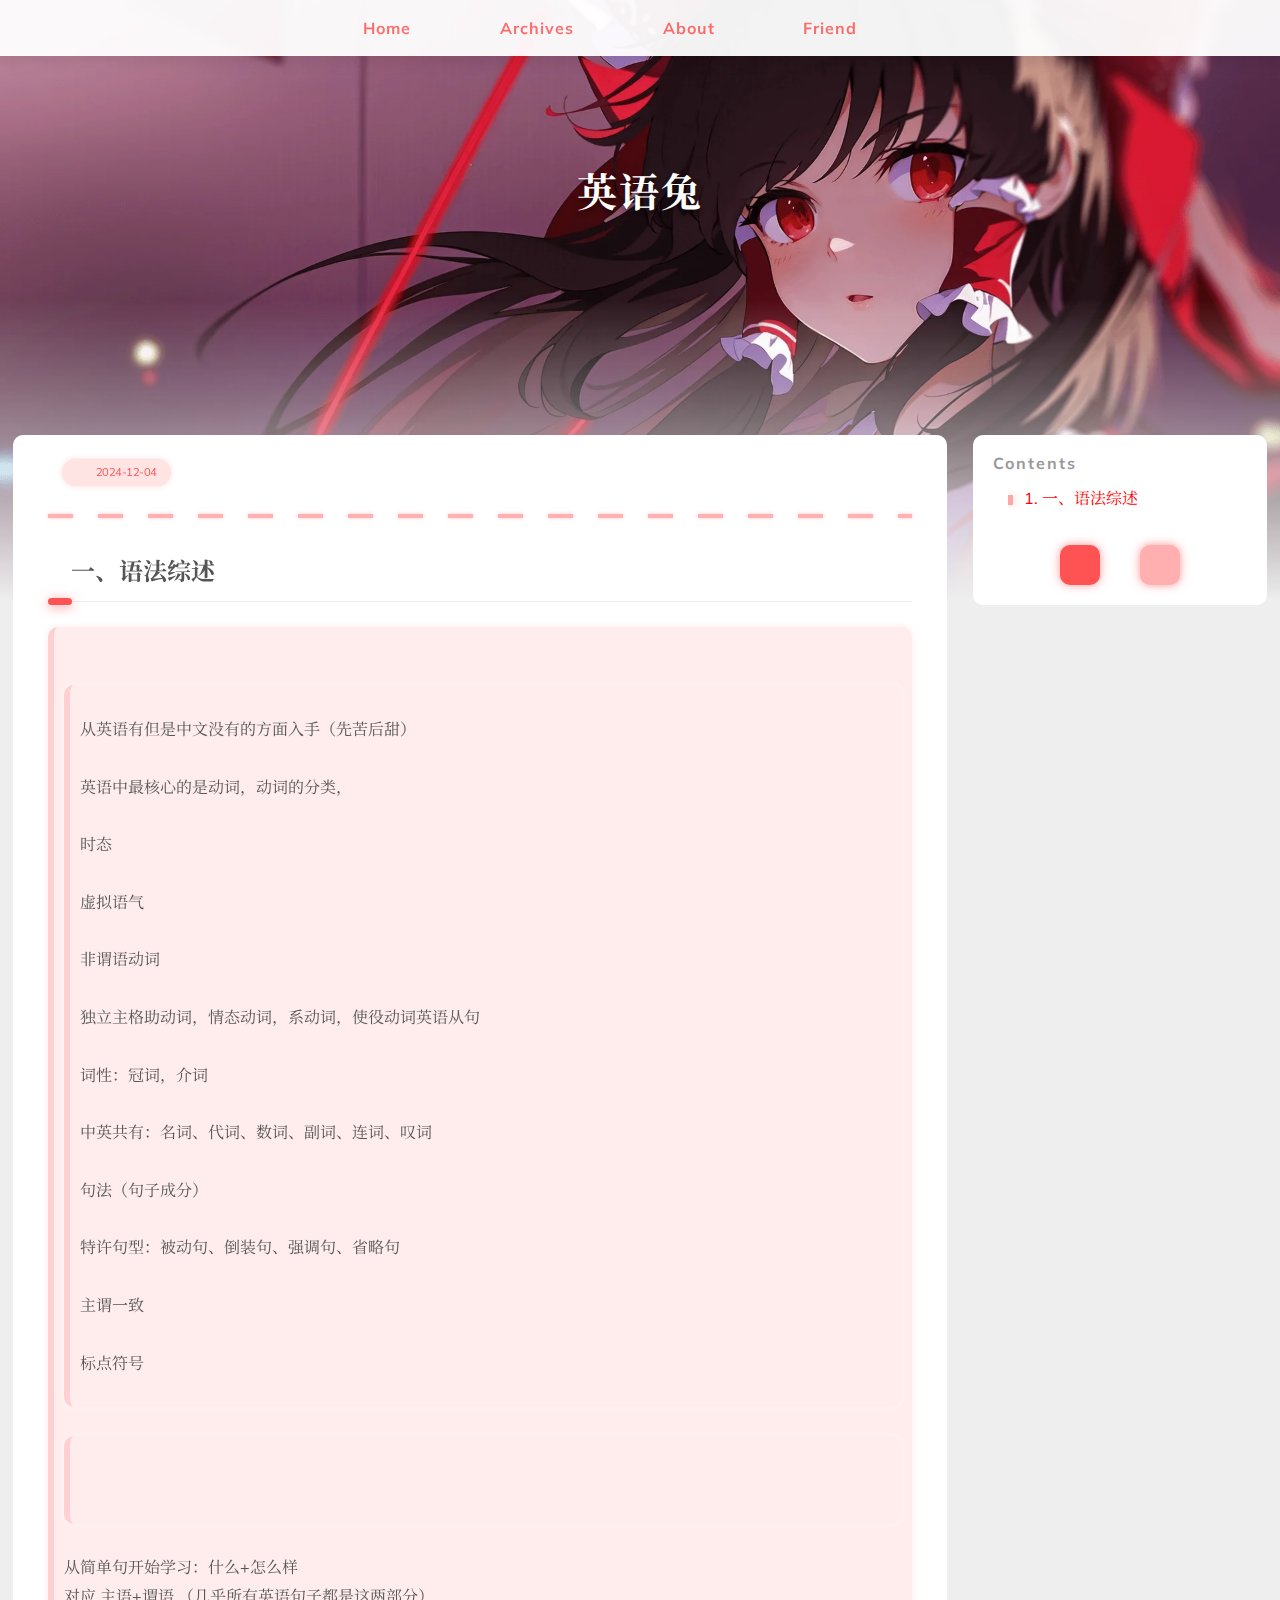
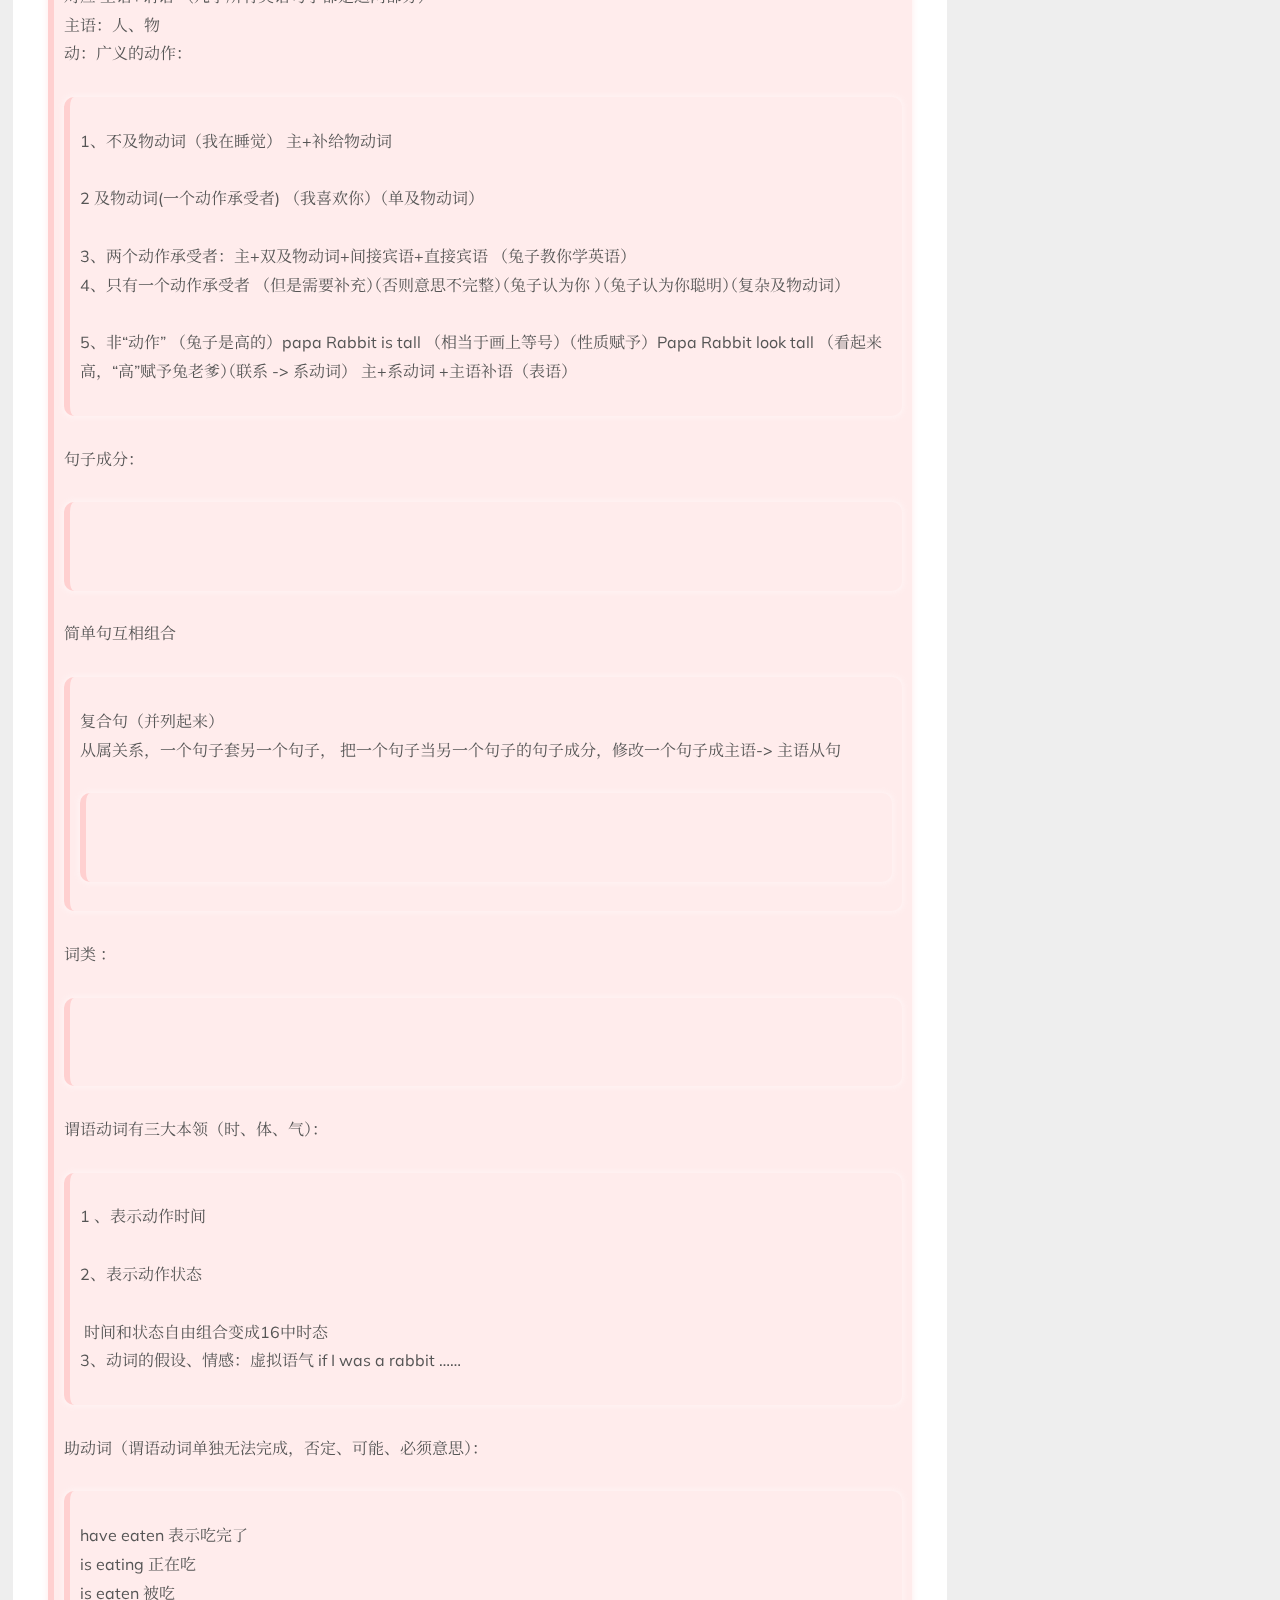
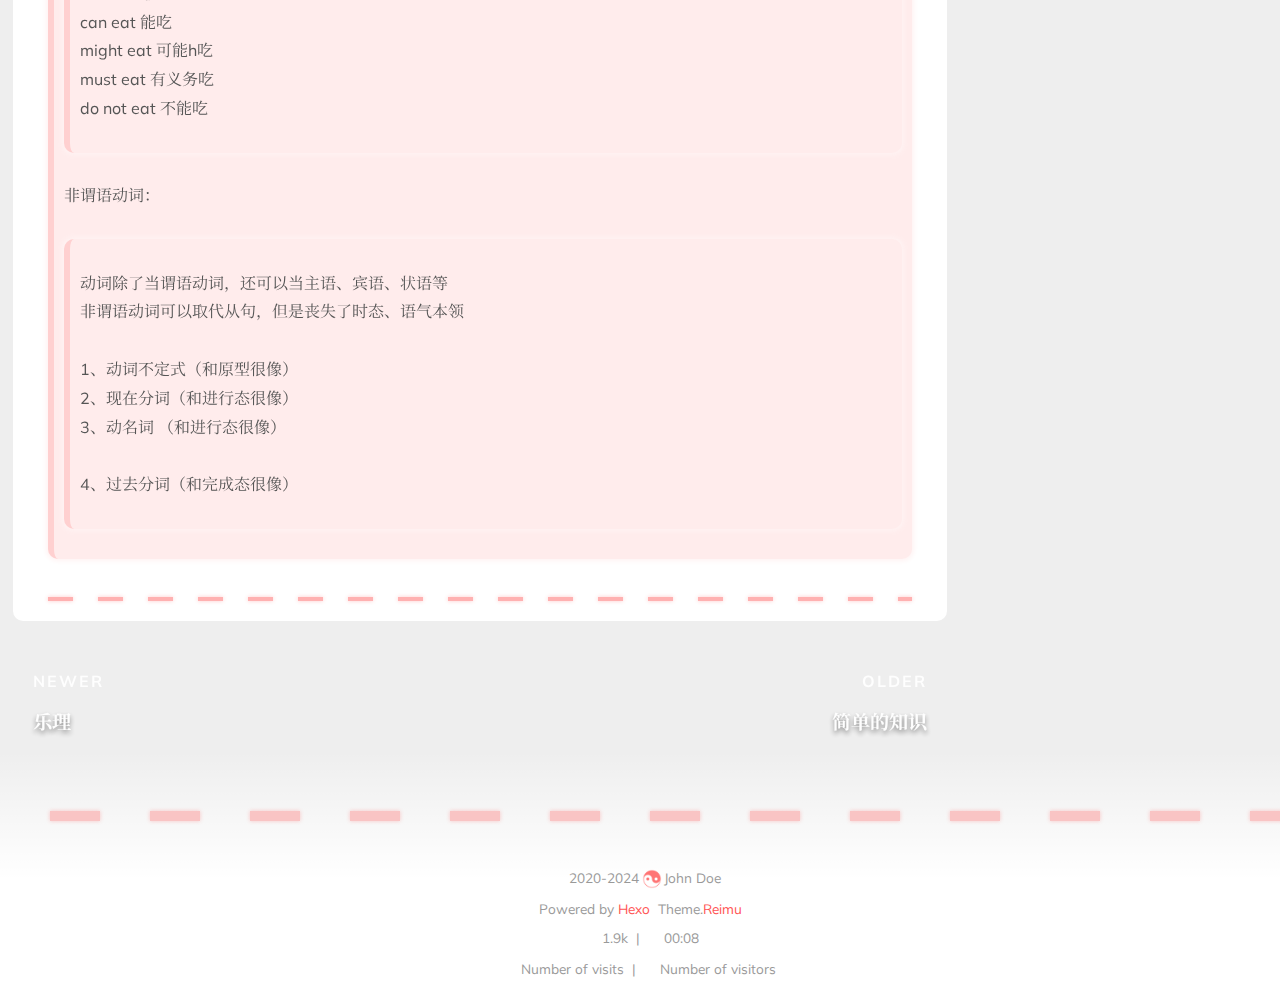
<file: 2024/12/04/英语兔/index.html>
<!DOCTYPE html>
  <html lang="en"  >
  <head>
  <meta charset="utf-8">
  

  

  

  
  <script>window.icon_font = '4552607_tq6stt6tcg';window.clipboard_tips = {"success":"复制成功(*^▽^*)","fail":"复制失败 (ﾟ⊿ﾟ)ﾂ","copyright":{"enable":false,"count":50,"content":"本文版权：本博客所有文章除特别声明外，均采用 BY-NC-SA 许可协议。转载请注明出处！"}};</script>
  
  
  <title>
    英语兔 |
    
    Hexo
  </title>
  <meta name="viewport" content="width=device-width, initial-scale=1, shrink-to-fit=no">
  <link rel="preconnect" href="https://fonts.gstatic.com/" crossorigin><link rel="preload" as="style" href="https://fonts.googleapis.com/css?family=Mulish:400,400italic,700,700italic%7CNoto%20Serif%20SC:400,400italic,700,700italic&display=swap"><link rel="stylesheet" href="https://fonts.googleapis.com/css?family=Mulish:400,400italic,700,700italic%7CNoto%20Serif%20SC:400,400italic,700,700italic&display=swap" media="print" onload="this.media&#x3D;&#39;all&#39;">
  
    <link rel="preload" href="//at.alicdn.com/t/c/font_4552607_tq6stt6tcg.woff2" as="font" type="font/woff2" crossorigin="anonymous">
  
  
    
<link rel="stylesheet" href="/css/loader.css">

  
  
    <meta name="description" content="一、语法综述    从英语有但是中文没有的方面入手（先苦后甜）  英语中最核心的是动词，动词的分类， 时态 虚拟语气 非谓语动词 独立主格助动词，情态动词，系动词，使役动词英语从句 词性：冠词，介词 中英共有：名词、代词、数词、副词、连词、叹词 句法（句子成分） 特许句型：被动句、倒装句、强调句、省略句 主谓一致 标点符号     从简单句开始学习：什么+怎么样对应 主语+谓语 （几乎所有英语句子">
<meta property="og:type" content="article">
<meta property="og:title" content="英语兔">
<meta property="og:url" content="http://example.com/2024/12/04/%E8%8B%B1%E8%AF%AD%E5%85%94/index.html">
<meta property="og:site_name" content="Hexo">
<meta property="og:description" content="一、语法综述    从英语有但是中文没有的方面入手（先苦后甜）  英语中最核心的是动词，动词的分类， 时态 虚拟语气 非谓语动词 独立主格助动词，情态动词，系动词，使役动词英语从句 词性：冠词，介词 中英共有：名词、代词、数词、副词、连词、叹词 句法（句子成分） 特许句型：被动句、倒装句、强调句、省略句 主谓一致 标点符号     从简单句开始学习：什么+怎么样对应 主语+谓语 （几乎所有英语句子">
<meta property="og:locale" content="en_US">
<meta property="og:image" content="http://example.com/images/1733324606169.png">
<meta property="og:image" content="http://example.com/images/1733324891059.png">
<meta property="og:image" content="http://example.com/images/1733325867115.png">
<meta property="og:image" content="http://example.com/images/1733326005406.png">
<meta property="og:image" content="http://example.com/images/1733326142278.png">
<meta property="article:published_time" content="2024-12-03T16:00:00.000Z">
<meta property="article:modified_time" content="2024-12-04T15:51:36.603Z">
<meta property="article:author" content="John Doe">
<meta name="twitter:card" content="summary">
<meta name="twitter:image" content="http://example.com/images/1733324606169.png">
  
  
    <link rel="alternate" href="/atom.xml" title="Hexo" type="application/atom+xml">
  
  
    <link rel="shortcut icon" href="/images/favicon.ico">
  
  
<link rel="stylesheet" href="/css/style.css">

  <link rel="preload" href="https://npm.webcache.cn/photoswipe@5.4.4/dist/photoswipe.css" as="style" onload="this.onload=null;this.rel='stylesheet'">
  
  
  
  
    
<script src="https://npm.webcache.cn/pace-js@1.2.4/pace.min.js" integrity="sha384-k6YtvFUEIuEFBdrLKJ3YAUbBki333tj1CSUisai5Cswsg9wcLNaPzsTHDswp4Az8" crossorigin="anonymous"></script>

  
  
    
<link rel="stylesheet" href="https://npm.webcache.cn/@reimujs/aos@0.1.0/dist/aos.css">

  
<meta name="generator" content="Hexo 7.3.0"></head>

  <body>
    
  <div id='loader'>
    <div class="loading-left-bg loading-bg"></div>
    <div class="loading-right-bg loading-bg"></div>
    <div class="spinner-box">
      <div class="loading-taichi">
        <svg width="150" height="150" viewBox="0 0 1024 1024" class="icon" version="1.1" xmlns="https://www.w3.org/2000/svg" shape-rendering="geometricPrecision">
          <path d="M303.5 432A80 80 0 0 1 291.5 592A80 80 0 0 1 303.5 432z" fill="var(--red-1, #ff5252)" />
          <path d="M512 65A447 447 0 0 1 512 959L512 929A417 417 0 0 0 512 95A417 417 0 0 0 512 929L512 959A447 447 0 0 1 512 65z 
         M512 95A417 417 0 0 1 929 512A208.5 208.5 0 0 1 720.5 720.5L720.5 592A80 80 0 0 0 720.5 432A80 80 0 0 0 720.5 592L720.5 720.5A208.5 208.5 0 0 1 512 512A208.5 208.5 0 0 0 303.5 303.5A208.5 208.5 0 0 0 95 512A417 417 0 0 1 512 95z" fill="var(--red-1, #ff5252)" />
        </svg>
      </div>
      <div class="loading-word">少女祈祷中...</div>
    </div>
  </div>
  </div>
  <script>
    var time = null;
    var startLoading = () => {
      time = Date.now();
      document.getElementById('loader').classList.remove("loading");
    }
    var endLoading = () => {
      if (!time) {
        document.body.style.overflow = 'auto';
        document.getElementById('loader').classList.add("loading");
      } else {
        if (Date.now() - time > 500) {
          time = null;
          document.body.style.overflow = 'auto';
          document.getElementById('loader').classList.add("loading");
        } else {
          setTimeout(endLoading, 500 - (Date.now() - time));
          time = null;
        }
      }
    }
    window.addEventListener('DOMContentLoaded', endLoading);
    document.getElementById('loader').addEventListener('click', endLoading);
  </script>

<div id="copy-tooltip" style="pointer-events: none; opacity: 0; transition: all 0.2s ease; position: fixed;top: 50%;left: 50%;z-index: 999;transform: translate(-50%, -50%);color: white;background: rgba(0, 0, 0, 0.5);padding: 10px 15px;border-radius: 10px;">
</div>


    <div id="container">
      <div id="wrap">
        <div id="header-nav">
  <nav id="main-nav">
    
      <span class="main-nav-link-wrap">
        <div class="main-nav-icon icon-taichi"></div>
        <a class="main-nav-link" href="/">Home</a>
      </span>
    
      <span class="main-nav-link-wrap">
        <div class="main-nav-icon icon-taichi"></div>
        <a class="main-nav-link" href="/archives">Archives</a>
      </span>
    
      <span class="main-nav-link-wrap">
        <div class="main-nav-icon icon-taichi"></div>
        <a class="main-nav-link" href="/about">About</a>
      </span>
    
      <span class="main-nav-link-wrap">
        <div class="main-nav-icon icon-taichi"></div>
        <a class="main-nav-link" href="/friend">Friend</a>
      </span>
    
    <a id="main-nav-toggle" class="nav-icon"></a>
  </nav>
  <nav id="sub-nav">
    
      <a id="nav-rss-link" class="nav-icon" href="/atom.xml" title="RSS Feed" target="_blank"></a>
    
    
    
  </nav>
</div>
<header id="header">
  
    
      <img fetchpriority="high" src="/images/banner.webp" alt="英语兔">
    
  
  <div id="header-outer">
    <div id="header-title">
      
        
        
          <a href="/" id="logo">
            <h1 data-aos="slide-up">英语兔</h1>
          </a>
        
      
      
        
        <h2 id="subtitle-wrap" data-aos="slide-down">
          
        </h2>
      
    </div>
  </div>
</header>

        <div id="content">
          
          <section id="main"><article id="post-英语兔" class="h-entry article article-type-post" itemprop="blogPost" itemscope itemtype="https://schema.org/BlogPosting">
  <div class="article-inner" data-aos="fade-up">
    <div class="article-meta">
      <div class="article-date">
  <a href="/2024/12/04/%E8%8B%B1%E8%AF%AD%E5%85%94/" class="article-date-link" data-aos="zoom-in">
    <time datetime="2024-12-03T16:00:00.000Z" itemprop="datePublished">2024-12-04</time>
    <time style="display: none;" id="post-update-time">2024-12-04</time>
  </a>
</div>

      

    </div>
    <div class="hr-line"></div>
    

    <div class="e-content article-entry" itemprop="articleBody">
      
      
        <h2 id="一、语法综述"><a href="#一、语法综述" class="headerlink" title="一、语法综述"></a>一、语法综述</h2><blockquote>
<p><img src="/../images/1733324606169.png"></p>
<blockquote>
<p> 从英语有但是中文没有的方面入手（先苦后甜）</p>
<p> 英语中最核心的是动词，动词的分类，</p>
<p>时态</p>
<p>虚拟语气</p>
<p>非谓语动词</p>
<p>独立主格助动词，情态动词，系动词，使役动词英语从句</p>
<p>词性：冠词，介词</p>
<p>中英共有：名词、代词、数词、副词、连词、叹词</p>
<p>句法（句子成分）</p>
<p>特许句型：被动句、倒装句、强调句、省略句</p>
<p>主谓一致</p>
<p>标点符号</p>
</blockquote>
<blockquote>
<p><img src="/../images/1733324891059.png" alt="73332489105"></p>
</blockquote>
<p>从简单句开始学习：什么+怎么样<br>对应 主语+谓语 （几乎所有英语句子都是这两部分）<br>主语：人、物<br>动：广义的动作：</p>
<blockquote>
<p> 1、不及物动词（我在睡觉）  主+补给物动词</p>
<p>2 及物动词(一个动作承受者) （我喜欢你）（单及物动词）</p>
<p>3、两个动作承受者：主+双及物动词+间接宾语+直接宾语 （兔子教你学英语）<br>4、只有一个动作承受者 （但是需要补充）（否则意思不完整）（兔子认为你  ）（兔子认为你聪明）（复杂及物动词）</p>
<p>5、非“动作” （兔子是高的）papa Rabbit is tall （相当于画上等号）（性质赋予）Papa Rabbit look tall （看起来高，“高”赋予兔老爹）（联系 -&gt; 系动词） 主+系动词 +主语补语（表语）</p>
</blockquote>
<p>句子成分：</p>
<blockquote>
<p><img src="/../images/1733325867115.png" alt="73332586711"></p>
</blockquote>
<p>简单句互相组合 </p>
<blockquote>
<p>复合句（并列起来）<br>从属关系，一个句子套另一个句子， 把一个句子当另一个句子的句子成分，修改一个句子成主语-&gt; 主语从句</p>
<blockquote>
<p><img src="/../images/1733326005406.png" alt="73332600540"></p>
</blockquote>
</blockquote>
<p>词类 ：</p>
<blockquote>
<p><img src="/../images/1733326142278.png" alt="73332614227"></p>
</blockquote>
<p>谓语动词有三大本领（时、体、气）：</p>
<blockquote>
<p>1 、表示动作时间</p>
<p>2、表示动作状态</p>
<p>​	时间和状态自由组合变成16中时态<br>3、动词的假设、情感：虚拟语气 if I was a rabbit ……</p>
</blockquote>
<p>助动词（谓语动词单独无法完成，否定、可能、必须意思）：</p>
<blockquote>
<p>have eaten  表示吃完了<br>is eating 正在吃<br>is eaten 被吃<br>can eat 能吃<br>might eat 可能h吃<br>must eat 有义务吃<br>do not eat 不能吃</p>
</blockquote>
<p>非谓语动词：</p>
<blockquote>
<p>动词除了当谓语动词，还可以当主语、宾语、状语等<br>非谓语动词可以取代从句，但是丧失了时态、语气本领</p>
<p>1、动词不定式（和原型很像）<br>2、现在分词（和进行态很像）<br>3、动名词  （和进行态很像）</p>
<p>4、过去分词（和完成态很像）</p>
</blockquote>
</blockquote>

      
    </div>
    <footer class="article-footer">
      
      
      
      
      
      
      
      

    </footer>
  </div>
  
  <nav id="article-nav" data-aos="fade-up">
    
      <div class="article-nav-link-wrap article-nav-link-left">
        
          
          
            <img data-src="/images/banner.webp" data-sizes="auto" alt="乐理" class="lazyload">
          
        
        <a href="/2024/12/05/%E4%B9%90%E7%90%86/"></a>
        <div class="article-nav-caption">Newer</div>
        <h3 class="article-nav-title">
          
            乐理
          
        </h3>
      </div>
    
    
    <div class="article-nav-link-wrap article-nav-link-right">
      
        
        
          <img data-src="/images/banner.webp" data-sizes="auto" alt="简单的知识" class="lazyload">
        
      
      <a href="/2024/12/01/%E7%AE%80%E5%8D%95%E7%9A%84%E7%9F%A5%E8%AF%86/"></a>
      <div class="article-nav-caption">Older</div>
      <h3 class="article-nav-title">
        
          简单的知识
        
      </h3>
    </div>
    
  </nav>


</article>






</section>
          
            <aside id="sidebar">
  <div class="sidebar-wrapper wrap-sticky">
    <div class="sidebar-wrap" data-aos="fade-up">
      
        <div class="sidebar-toc-sidebar"><div class="sidebar-toc">
  <h3 class="toc-title">Contents</h3>
  <div class="sidebar-toc-wrapper toc-div-class" >
      
        <ol class="toc"><li class="toc-item toc-level-2"><a class="toc-link" href="#%E4%B8%80%E3%80%81%E8%AF%AD%E6%B3%95%E7%BB%BC%E8%BF%B0"><span class="toc-number">1.</span> <span class="toc-text">一、语法综述</span></a></li></ol>
      
  </div>
</div>
</div>
        <div class="sidebar-common-sidebar hidden"><div class="sidebar-author">
  <img data-src="/avatar/avatar.webp" data-sizes="auto" alt="John Doe" class="lazyload">
  <div class="sidebar-author-name">John Doe</div>
  <div class="sidebar-description"></div>
</div>
<div class="sidebar-state">
  <div class="sidebar-state-article">
    <div>Posts</div>
    <div class="sidebar-state-number">5</div>
  </div>
  <div class="sidebar-state-category">
    <div>Categories</div>
    <div class="sidebar-state-number">0</div>
  </div>
  <div class="sidebar-state-tag">
    <div>Tags</div>
    <div class="sidebar-state-number">0</div>
  </div>
</div>
<div class="sidebar-social">
  
</div>
<div class="sidebar-menu">
  
    <div class="sidebar-menu-link-wrap">
      <a class="sidebar-menu-link-dummy" href="/" aria-label="Home"></a>
      <div class="sidebar-menu-icon icon-taichi"></div>
      <div class="sidebar-menu-link">Home</div>
    </div>
  
    <div class="sidebar-menu-link-wrap">
      <a class="sidebar-menu-link-dummy" href="/archives" aria-label="Archives"></a>
      <div class="sidebar-menu-icon icon-taichi"></div>
      <div class="sidebar-menu-link">Archives</div>
    </div>
  
    <div class="sidebar-menu-link-wrap">
      <a class="sidebar-menu-link-dummy" href="/about" aria-label="About"></a>
      <div class="sidebar-menu-icon icon-taichi"></div>
      <div class="sidebar-menu-link">About</div>
    </div>
  
    <div class="sidebar-menu-link-wrap">
      <a class="sidebar-menu-link-dummy" href="/friend" aria-label="Friend"></a>
      <div class="sidebar-menu-icon icon-taichi"></div>
      <div class="sidebar-menu-link">Friend</div>
    </div>
  
</div>
</div>
      
      
        <div class="sidebar-btn-wrapper" style="position:static">
          <div class="sidebar-toc-btn current"></div>
          <div class="sidebar-common-btn"></div>
        </div>
      
    </div>
  </div>

  
</aside>

          
        </div>
        <footer id="footer">
  <div style="width: 100%; overflow: hidden">
    <div class="footer-line"></div>
  </div>
  <div id="footer-info">
    
    <div>
      <span class="icon-copyright"></span>
      2020-2024
      <span class="footer-info-sep"></span>
      John Doe
    </div>
    
      <div>
        Powered by&nbsp;<a href="https://hexo.io/" rel="noopener external nofollow noreferrer" target="_blank">Hexo</a>&nbsp;
        Theme.<a href="https://github.com/D-Sketon/hexo-theme-reimu" rel="noopener external nofollow noreferrer" target="_blank">Reimu</a>
      </div>
    
    
      <div>
        <span class="icon-brush"></span>
        1.9k
        &nbsp;|&nbsp;
        <span class="icon-coffee"></span>
        00:08
      </div>
    
    
    
    
      <div>
        <span class="icon-eye"></span>
        <span id="busuanzi_container_site_pv">Number of visits&nbsp;<span id="busuanzi_value_site_pv"></span></span>
        &nbsp;|&nbsp;
        <span class="icon-user"></span>
        <span id="busuanzi_container_site_uv">Number of visitors&nbsp;<span id="busuanzi_value_site_uv"></span></span>
      </div>
    
  </div>
</footer>

        <div class="sidebar-top">
          <div class="sidebar-top-taichi"></div>
          <div class="arrow-up"></div>
        </div>
        <div id="mask" class="hide"></div>
      </div>
      <nav id="mobile-nav">
  <div class="sidebar-wrap">
    
      <div class="sidebar-toc-sidebar"><div class="sidebar-toc">
  <h3 class="toc-title">Contents</h3>
  <div class="sidebar-toc-wrapper toc-div-class" >
      
        <ol class="toc"><li class="toc-item toc-level-2"><a class="toc-link" href="#%E4%B8%80%E3%80%81%E8%AF%AD%E6%B3%95%E7%BB%BC%E8%BF%B0"><span class="toc-number">1.</span> <span class="toc-text">一、语法综述</span></a></li></ol>
      
  </div>
</div>
</div>
      <div class="sidebar-common-sidebar hidden"><div class="sidebar-author">
  <img data-src="/avatar/avatar.webp" data-sizes="auto" alt="John Doe" class="lazyload">
  <div class="sidebar-author-name">John Doe</div>
  <div class="sidebar-description"></div>
</div>
<div class="sidebar-state">
  <div class="sidebar-state-article">
    <div>Posts</div>
    <div class="sidebar-state-number">5</div>
  </div>
  <div class="sidebar-state-category">
    <div>Categories</div>
    <div class="sidebar-state-number">0</div>
  </div>
  <div class="sidebar-state-tag">
    <div>Tags</div>
    <div class="sidebar-state-number">0</div>
  </div>
</div>
<div class="sidebar-social">
  
</div>
<div class="sidebar-menu">
  
    <div class="sidebar-menu-link-wrap">
      <a class="sidebar-menu-link-dummy" href="/" aria-label="Home"></a>
      <div class="sidebar-menu-icon icon-taichi"></div>
      <div class="sidebar-menu-link">Home</div>
    </div>
  
    <div class="sidebar-menu-link-wrap">
      <a class="sidebar-menu-link-dummy" href="/archives" aria-label="Archives"></a>
      <div class="sidebar-menu-icon icon-taichi"></div>
      <div class="sidebar-menu-link">Archives</div>
    </div>
  
    <div class="sidebar-menu-link-wrap">
      <a class="sidebar-menu-link-dummy" href="/about" aria-label="About"></a>
      <div class="sidebar-menu-icon icon-taichi"></div>
      <div class="sidebar-menu-link">About</div>
    </div>
  
    <div class="sidebar-menu-link-wrap">
      <a class="sidebar-menu-link-dummy" href="/friend" aria-label="Friend"></a>
      <div class="sidebar-menu-icon icon-taichi"></div>
      <div class="sidebar-menu-link">Friend</div>
    </div>
  
</div>
</div>
    
  </div>
  
    <div class="sidebar-btn-wrapper">
      <div class="sidebar-toc-btn current"></div>
      <div class="sidebar-common-btn"></div>
    </div>
  
</nav>

    </div>
    
    
<script src="https://npm.webcache.cn/lazysizes@5.3.2/lazysizes.min.js" integrity="sha384-3gT&#x2F;vsepWkfz&#x2F;ff7PpWNUeMzeWoH3cDhm&#x2F;A8jM7ouoAK0&#x2F;fP&#x2F;9bcHHR5kHq2nf+e" crossorigin="anonymous"></script>


<script src="https://npm.webcache.cn/clipboard@2.0.11/dist/clipboard.min.js" integrity="sha384-J08i8An&#x2F;QeARD9ExYpvphB8BsyOj3Gh2TSh1aLINKO3L0cMSH2dN3E22zFoXEi0Q" crossorigin="anonymous"></script>



<script src="/js/script.js"></script>



  
<script src="/js/aos.js"></script>

  <script>
    var aosInit = () => {
      AOS.init({
        duration: 1000,
        easing: "ease",
        once: true,
        offset: 50,
      });
    };
    if (document.readyState === 'loading') {
      document.addEventListener('DOMContentLoaded', aosInit);
    } else {
      aosInit();
    }
  </script>



<script src="/js/pjax_script.js" data-pjax></script>







  
<script src="https://npm.webcache.cn/mouse-firework@0.0.6/dist/index.umd.js" integrity="sha384-vkGvf25gm1C1PbcoD5dNfc137HzNL&#x2F;hr1RKA5HniJOaawtvUmH5lTVFgFAruE9Ge" crossorigin="anonymous"></script>

  <script>
    window.firework && window.firework(JSON.parse('{"excludeElements":["a","button"],"particles":[{"shape":"circle","move":["emit"],"easing":"easeOutExpo","colors":["#ff5252","#ff7c7c","#ffafaf","#ffd0d0"],"number":20,"duration":[1200,1800],"shapeOptions":{"radius":[16,32],"alpha":[0.3,0.5]}},{"shape":"circle","move":["diffuse"],"easing":"easeOutExpo","colors":["#ff0000"],"number":1,"duration":[1200,1800],"shapeOptions":{"radius":20,"alpha":[0.2,0.5],"lineWidth":6}}]}'))
  </script>








<div id="lazy-script">
  <div>
    
    
      
        
<script src="/js/insert_highlight.js" data-pjax></script>

      
    
    
      <script type="module" data-pjax>
        const PhotoSwipeLightbox = (await safeImport("https://npm.webcache.cn/photoswipe@5.4.4/dist/photoswipe-lightbox.esm.min.js", "sha384-DiL6M/gG+wmTxmCRZyD1zee6lIhawn5TGvED0FOh7fXcN9B0aZ9dexSF/N6lrZi/")).default;
        
        const pswp = () => {
          if (_$$('.article-entry a.article-gallery-item').length > 0) {
            new PhotoSwipeLightbox({
              gallery: '.article-entry',
              children: 'a.article-gallery-item',
              pswpModule: () => safeImport("https://npm.webcache.cn/photoswipe@5.4.4/dist/photoswipe.esm.min.js", "sha384-WkkO3GCmgkC3VQWpaV8DqhKJqpzpF9JoByxDmnV8+oTJ7m3DfYEWX1fu1scuS4+s")
            }).init();
          }
          if(_$$('.article-gallery a.article-gallery-item').length > 0) {
            new PhotoSwipeLightbox({
              gallery: '.article-gallery',
              children: 'a.article-gallery-item',
              pswpModule: () => safeImport("https://npm.webcache.cn/photoswipe@5.4.4/dist/photoswipe.esm.min.js", "sha384-WkkO3GCmgkC3VQWpaV8DqhKJqpzpF9JoByxDmnV8+oTJ7m3DfYEWX1fu1scuS4+s")
            }).init();
          }
          window.lightboxStatus = 'done';
          window.removeEventListener('lightbox:ready', pswp);
        }
        if(window.lightboxStatus === 'ready') {
          pswp()
        } else {
          window.addEventListener('lightbox:ready', pswp);
        }
      </script>
      








    
  </div>
</div>


  <script>
    console.log(String.raw`%c 
 ______     ______     __     __    __     __  __    
/\  == \   /\  ___\   /\ \   /\ "-./  \   /\ \/\ \   
\ \  __<   \ \  __\   \ \ \  \ \ \-./\ \  \ \ \_\ \  
 \ \_\ \_\  \ \_____\  \ \_\  \ \_\ \ \_\  \ \_____\ 
  \/_/ /_/   \/_____/   \/_/   \/_/  \/_/   \/_____/ 
                                                  
`,'color: #ff5252;')
    console.log('%c Theme.Reimu v' + '0.3.5' + ' %c https://github.com/D-Sketon/hexo-theme-reimu ', 'color: white; background: #ff5252; padding:5px 0;', 'padding:4px;border:1px solid #ff5252;')
  </script>
  



  
<script src="https://npm.webcache.cn/busuanzi@2.3.0/bsz.pure.mini.js" integrity="sha384-0M75wtSkhjIInv4coYlaJU83+OypaRCIq2SukQVQX04eGTCBXJDuWAbJet56id+S" crossorigin="anonymous" async></script>




<script>
  if ('serviceWorker' in navigator) {
    navigator.serviceWorker.getRegistrations().then((registrations) => {
      for (let registration of registrations) {
        registration.unregister();
      }
    });
  }
</script>

  </body>
  </html>
</file>
<file: css/loader.css>
[data-theme="dark"] #loader .loading-bg {
  background-color: rgba(37,37,37,0.9);
}
[data-theme="dark"] #loader .spinner-box .loading-word {
  color: var(--red-1, #ff5252);
}
#loader .loading-bg {
  position: fixed;
  z-index: 1000;
  width: 50%;
  height: 100%;
  background-color: rgba(255,255,255,0.9);
  transition: 0.8s;
}
#loader .loading-right-bg {
  right: 0;
}
#loader .spinner-box {
  position: fixed;
  z-index: 1001;
  display: flex;
  justify-content: center;
  align-items: center;
  width: 100%;
  height: 100vh;
  opacity: 1;
  transition: 0.5s;
}
#loader .spinner-box .loading-taichi {
  opacity: 0.8;
  animation: rotate-all 2s linear infinite;
}
#loader .spinner-box .loading-word {
  position: absolute;
  color: var(--red-1, #ff5252);
  top: calc(50% + 110px);
  left: 50%;
  transform: translate(-50%, -50%);
  font: 700 1.2rem Mulish, 'Noto Serif SC', 'Noto Serif JP', -apple-system, 'PingFang SC', 'Microsoft YaHei', sans-serif;
}
#loader.loading .loading-left-bg {
  transform: translate(-100%, 0);
}
#loader.loading .loading-right-bg {
  transform: translate(100%, 0);
}
#loader.loading .spinner-box {
  opacity: 0;
  visibility: hidden;
}
@keyframes rotate-all {
  100% {
    transform: rotate(360deg);
  }
}
</file>
<file: css/style.css>
:root {
  --red-0: #f00;
  --red-1: #ff5252;
  --red-2: #ff7c7c;
  --red-3: #ffafaf;
  --red-4: #ffd0d0;
  --red-5: #ffe4e4;
  --red-5-5: #ffecec;
  --red-6: #fff3f3;
  --grey-9: #999;
  --grey-7: #777;
  --color-archive-year: #000;
  --color-default: #555;
  --color-border: var(--red-3);
  --color-link: var(--red-1);
  --color-background: #eee;
  --color-code-background: #f5f5f5;
  --color-header-background: rgba(255,255,255,0.9);
  --color-footer-background: #fff;
  --color-mobile-nav-background: #fff;
  --color-wrap: #fff;
  --color-sticky: #fff;
  --color-h2-border: #eee;
  --color-meta-shadow: var(--red-6);
  --color-hover-shadow: rgba(150,150,150,0.1);
  --color-h2-after: var(--red-1);
  --color-red-6-shadow: rgba(255,78,78,0.6);
  --color-red-3-shadow: rgba(255,78,78,0.3);
  --highlight-nav: #e6e6e6;
  --highlight-scrollbar: #d6d6d6;
  --highlight-background: #f7f7f7;
  --highlight-current-line: #dadada;
  --highlight-selection: #e9e9e9;
  --highlight-foreground: #4d4d4d;
  --highlight-comment: #7d7d7d;
  --highlight-red: #c8362b;
  --highlight-orange: #b66014;
  --highlight-yellow: #cb911d;
  --highlight-green: #2ea52e;
  --highlight-aqua: #479d9d;
  --highlight-blue: #1973b8;
  --highlight-purple: #7135ac;
  --cursor-default: url("../images/cursor/reimu-cursor-default.png"), auto;
  --cursor-pointer: url("../images/cursor/reimu-cursor-pointer.png"), pointer;
  --cursor-text: url("../images/cursor/reimu-cursor-text.png"), text;
}
[data-theme="dark"]:root {
  --red-0: var(--red-1);
  --red-4: rgba(255,208,208,0.5);
  --red-5: rgba(255,228,228,0.2);
  --red-5-5: rgba(255,236,236,0.1);
  --red-6: rgba(255,243,243,0.2);
  --color-archive-year: #999;
  --color-default: #999;
  --color-border: var(--red-5);
  --color-background: #21252b;
  --color-code-background: rgba(232,232,232,0.1);
  --color-header-background: #222;
  --color-footer-background: #21252b;
  --color-mobile-nav-background: #21252b;
  --color-wrap: #272b30;
  --color-h2-border: #47474a;
  --color-meta-shadow: rgba(0,0,0,0.2);
  --color-hover-shadow: rgba(0,0,0,0.2);
  --highlight-nav: #2e353f;
  --highlight-scrollbar: #454d59;
  --highlight-background: #22272e;
  --highlight-current-line: #393939;
  --highlight-selection: #515151;
  --highlight-foreground: #ccc;
  --highlight-comment: #999;
  --highlight-red: #f47067;
  --highlight-orange: #f69d50;
  --highlight-yellow: #fc6;
  --highlight-green: #9c9;
  --highlight-aqua: #6cc;
  --highlight-blue: #54b6ff;
  --highlight-purple: #dcbdfb;
}
[data-theme="dark"]:root img {
  filter: brightness(70%);
}
[data-theme="dark"]:root .pswp__img {
  opacity: 1;
  filter: none;
  animation: none;
}
[data-theme="dark"]:root img.lazyloaded {
  opacity: 1;
  animation: blur-darken 0.8s ease-in-out forwards;
}
body [data-aos='fade-up'] {
  transform: translate3d(0, 30px, 0);
}
body [data-aos='zoom-in'] {
  transform: scale(0.8);
}
[data-aos^=fade],
[data-aos^=zoom] {
  transition-property: all !important;
}
@keyframes blur {
  0% {
    filter: blur(10px);
  }
  to {
    filter: blur(0);
  }
}
@keyframes blur-darken {
  0% {
    filter: blur(10px) brightness(70%);
  }
  to {
    filter: blur(0) brightness(70%);
  }
}
@keyframes rotate-all {
  100% {
    transform: rotate(360deg);
  }
}
@keyframes transform-all {
  100% {
    transform: translateX(-100px);
  }
}
.article-entry h1 {
  font-size: 2em;
}
.article-entry h2 {
  font-size: 1.5em;
  position: relative;
}
.article-entry h2:before {
  content: "";
  position: absolute;
  width: 100%;
  border-bottom: 1px solid var(--color-h2-border);
  bottom: -15px;
  box-sizing: unset;
  transition: 1s;
}
.article-entry h2:after {
  content: "";
  position: absolute;
  background: var(--color-h2-after);
  width: 1em;
  height: 7px;
  bottom: -18px;
  left: 0;
  border-radius: 10px;
  box-shadow: 0 2px 12px var(--color-red-6-shadow);
  transition: 0.3s;
}
.article-entry h2:hover:after {
  width: 3em;
}
.article-entry h3 {
  font-size: 1.3em;
}
.article-entry h4 {
  font-size: 1.2em;
}
.article-entry h5 {
  font-size: 1em;
}
.article-entry h6 {
  font-size: 1em;
  color: var(--grey-9);
}
.article-entry hr {
  margin: 10px 0;
  opacity: 0.3;
  height: 4px;
  background-image: linear-gradient(to right, var(--red-0) 50%, transparent 0%);
  background-size: 50px 4px;
  background-repeat: repeat-x;
  border: none;
  filter: drop-shadow(0px 0px 2px var(--red-1));
  transition: opacity 0.3s;
}
.article-entry hr:hover {
  opacity: 0.5;
}
.article-entry strong {
  font-weight: bold;
}
.article-entry em,
.article-entry cite {
  font-style: italic;
}
.article-entry sup,
.article-entry sub {
  font-size: 0.75em;
  line-height: 0;
  position: relative;
  vertical-align: baseline;
}
.article-entry sup {
  top: -0.5em;
}
.article-entry sub {
  bottom: -0.2em;
}
.article-entry small {
  font-size: 0.85em;
}
.article-entry acronym,
.article-entry abbr {
  text-decoration: none;
  border-bottom: 1px dotted;
}
.article-entry ul,
.article-entry ol,
.article-entry dl {
  margin: 0 20px;
  line-height: 1.8em;
}
.article-entry ul ul,
.article-entry ol ul,
.article-entry ul ol,
.article-entry ol ol {
  margin-top: 0;
  margin-bottom: 0;
}
.article-entry ul {
  list-style: disc;
}
.article-entry ol {
  list-style: decimal;
}
.article-entry dt {
  font-weight: bold;
}
@font-face {
  font-family: "iconfont";
  src: url("//at.alicdn.com/t/c/font_4552607_tq6stt6tcg.woff2") format('woff2');
  font-display: swap;
}
.tag-wrap .archives-tag-list-link:before {
  font-family: "iconfont";
  content: "\e622";
}
.category-wrap .archives-category-list-link:before {
  font-family: "iconfont";
  content: "\e604";
}
.article-date-link:before {
  font-family: "iconfont";
  content: "\e606";
}
.article-category-link:before {
  font-family: "iconfont";
  content: "\e604";
}
.article-tag-list-link:before {
  font-family: "iconfont";
  content: "\e622";
}
.article-comment-link:before {
  font-family: "iconfont";
  content: "\e608";
}
.icon-copyright:before {
  font-family: "iconfont";
  content: "\e60a";
}
.icon-brush:before {
  font-family: "iconfont";
  content: "\e618";
}
.icon-coffee:before {
  font-family: "iconfont";
  content: "\e607";
}
.icon-eye:before {
  font-family: "iconfont";
  content: "\e60f";
}
.icon-user:before {
  font-family: "iconfont";
  content: "\e628";
}
#main-nav-toggle:before {
  font-family: "iconfont";
  content: "\e62f";
}
#nav-rss-link:before {
  font-family: "iconfont";
  content: "\e61f";
}
#nav-search-btn:before {
  font-family: "iconfont";
  content: "\e631";
}
#nav-sun-btn:before {
  font-family: "iconfont";
  content: "\e621";
}
#nav-moon-btn:before {
  font-family: "iconfont";
  content: "\e617";
}
.icon-copy:before {
  font-family: "iconfont";
  content: "\e60c";
}
.icon-chevron-down:before {
  font-family: "iconfont";
  content: "\e609";
}
.icon-check:before {
  font-family: "iconfont";
  content: "\e636";
}
.icon-times:before {
  font-family: "iconfont";
  content: "\e637";
}
.post-meta .icon-calendar:before {
  font-family: "iconfont";
  content: "\e605";
}
.post-meta .icon-pencil:before {
  font-family: "iconfont";
  content: "\e61b";
}
.post-meta .icon-clock:before {
  font-family: "iconfont";
  content: "\e613";
}
.post-sticky:before {
  font-family: "iconfont";
  content: "\e627";
}
.reimu-popup .popup-btn-close:before {
  font-family: "iconfont";
  content: "\e626";
}
.reimu-search-input-icon:before {
  font-family: "iconfont";
  content: "\e631";
}
.ais-pagination--item__previous a:before {
  font-family: "iconfont";
  content: "\e601";
}
.ais-pagination--item__next a:before {
  font-family: "iconfont";
  content: "\e630";
}
.sidebar-btn-wrapper .sidebar-toc-btn:before {
  font-family: "iconfont";
  content: "\e633";
}
.sidebar-btn-wrapper .sidebar-common-btn:before {
  font-family: "iconfont";
  content: "\e632";
}
.sidebar-top .arrow-up:before {
  font-family: "iconfont";
  content: "\e634";
}
.icon-link:before {
  font-family: "iconfont";
  content: "\e639";
}
.icon-globe:before {
  font-family: "iconfont";
  content: "\e638";
}
.icon-creative-commons:before {
  font-family: "iconfont";
  content: "\e63a";
}
.icon-taichi:before {
  font-family: "iconfont";
  content: "\e62b";
}
html,
body,
div,
span,
applet,
object,
iframe,
h1,
h2,
h3,
h4,
h5,
h6,
p,
blockquote,
pre,
a,
abbr,
acronym,
address,
big,
cite,
code,
del,
dfn,
em,
img,
ins,
kbd,
q,
s,
samp,
small,
strike,
strong,
sub,
sup,
tt,
var,
dl,
dt,
dd,
ol,
ul,
li,
fieldset,
form,
label,
legend,
table,
caption,
tbody,
tfoot,
thead,
tr,
th,
td {
  margin: 0;
  padding: 0;
  border: 0;
  outline: 0;
  font-weight: inherit;
  font-style: inherit;
  font-family: inherit;
  font-size: 100%;
  vertical-align: baseline;
}
body {
  line-height: 1;
  color: #000;
  background: #fff;
}
ol,
ul {
  list-style: none;
}
table {
  border-collapse: separate;
  border-spacing: 0;
  vertical-align: middle;
}
caption,
th,
td {
  text-align: left;
  font-weight: normal;
  vertical-align: middle;
}
a img {
  border: none;
}
h1,
h2,
h3,
h4,
h5,
h6 {
  font-family: 'Mulish','Noto Serif SC', -apple-system, 'PingFang SC', 'Microsoft YaHei', sans-serif;
  font-weight: 700;
}
input,
button {
  margin: 0;
  padding: 0;
}
input::-moz-focus-inner,
button::-moz-focus-inner {
  border: 0;
  padding: 0;
}
html,
body,
#container {
  height: 100%;
  scroll-behavior: smooth;
  cursor: var(--cursor-default);
}
body {
  width: 100%;
  background: var(--color-background);
  -webkit-text-size-adjust: 100%;
  -webkit-font-smoothing: antialiased;
  text-size-adjust: 100%;
  font-family: 'Mulish','Noto Serif SC', -apple-system, 'PingFang SC', 'Microsoft YaHei', sans-serif;
  transition: background 0.3s;
}
body ::selection {
  background: var(--red-1);
  color: #fff;
}
a {
  cursor: var(--cursor-pointer) !important;
}
.site-search input {
  cursor: var(--cursor-text) !important;
}
#main span,
#main p,
#main code,
#main kbd,
#main input,
#main textarea {
  cursor: var(--cursor-text) !important;
}
#main nav span {
  cursor: var(--cursor-default) !important;
}
#container {
  position: relative;
}
.mobile-nav-on {
  overflow: hidden !important;
}
#wrap {
  position: absolute;
  z-index: 1;
  top: 0;
  left: 0;
  height: 100%;
  width: 100%;
  transition: 0.3s;
  background: var(--color-background);
}
#main {
  padding: 0 10px;
  max-width: 100%;
  box-sizing: border-box;
}
@media screen and (max-width: 959px) {
  #main {
    min-width: 100%;
  }
}
#content {
  position: relative;
  display: flex;
  padding-top: 5px;
  align-items: stretch;
  max-width: 1350px;
  margin: 0 auto;
  overflow: visible;
}
@media screen and (min-width: 960px) {
  #main {
    padding: 0;
    width: 73%;
    margin: 0 1%;
  }
}
#mask {
  z-index: 1000;
  position: fixed;
  top: 0;
  left: 0;
  width: 100%;
  height: 100%;
  background: rgba(0,0,0,0.3);
  backdrop-filter: blur(3px);
  -webkit-backdrop-filter: blur(3px);
  opacity: 1;
  transition: 0.3s;
}
#mask.hide {
  opacity: 0;
  visibility: hidden;
}
#header {
  min-height: 400px;
  height: 35vh;
  position: relative;
}
#header img {
  position: absolute;
  top: 0;
  left: 0;
  width: 100%;
  height: 150%;
  z-index: -2;
  user-select: none;
  display: block;
  object-fit: cover;
  transition: 0.3s;
  -webkit-mask: linear-gradient(to top, transparent, #fff 50%);
  mask: linear-gradient(to top, transparent, #fff 50%);
}
@media screen and (max-width: 959px) {
  #header img {
    height: 120%;
  }
}
@media screen and (max-width: 767px) {
  #header img {
    height: 100%;
  }
}
#header-outer {
  height: 100%;
  position: relative;
  max-width: 100%;
}
[data-theme="dark"] #header-nav:hover {
  background: var(--color-header-background);
}
#header-nav {
  position: fixed;
  top: 0;
  left: 0;
  right: 0;
  display: flex;
  justify-content: center;
  overflow: hidden;
  background: var(--color-header-background);
  box-shadow: 0 0 15px 5px rgba(0,0,0,0.1);
  transition: background 0.3s, top 0.3s;
  z-index: 200;
}
#header-nav:hover {
  background: rgba(255,255,255,0.95);
}
#header-nav.header-nav-hidden {
  top: -80px;
}
#header-title {
  font-family: 'Mulish','Noto Serif SC', -apple-system, 'PingFang SC', 'Microsoft YaHei', sans-serif;
  font-weight: 700;
  text-align: center;
  position: absolute;
  top: 50%;
  margin: -20px 2.5% 0;
  width: 95%;
}
#logo,
#subtitle {
  text-decoration: none;
  color: #fff;
}
#logo {
  font-size: 40px;
  font-weight: 700;
  letter-spacing: 2px;
  display: inline-block;
  transform: translateY(-20%);
  text-shadow: 0 0.2rem 0.3rem rgba(0,0,0,0.5);
}
@media screen and (max-width: 959px) {
  #logo {
    font-size: 35px;
  }
}
@media screen and (min-width: 480px) and (max-width: 767px) {
  #logo {
    font-size: 30px;
  }
}
@media screen and (max-width: 479px) {
  #logo {
    font-size: 30px;
  }
}
#subtitle {
  font-size: 18px;
  font-weight: 400;
  letter-spacing: 1px;
  text-shadow: 0 0 5px rgba(0,0,0,0.5);
}
@media screen and (max-width: 959px) {
  #subtitle {
    font-size: 15px;
  }
}
@media screen and (min-width: 480px) and (max-width: 767px) {
  #subtitle {
    font-size: 14px;
  }
}
@media screen and (max-width: 479px) {
  #subtitle {
    font-size: 13px;
  }
}
#subtitle-wrap {
  margin-top: 18px;
}
#main-nav {
  display: flex;
  align-items: center;
}
.nav-icon,
.main-nav-link-wrap,
.main-nav-link,
.main-nav-icon {
  color: var(--red-0);
  opacity: 0.8;
  text-decoration: none;
  transition: 0.2s;
  padding: 20px 15px;
}
.main-nav-link-wrap {
  padding: 0 15px;
  display: flex;
  transition: 0.3s;
}
.main-nav-link-wrap:hover {
  opacity: 1;
}
@media screen and (max-width: 959px) {
  .main-nav-link-wrap {
    padding: 0 10px;
  }
}
@media screen and (max-width: 767px) {
  .main-nav-link-wrap {
    padding: 0 4px;
  }
}
.nav-icon {
  text-align: center;
  font-size: 14px;
  width: 14px;
  height: 14px;
  will-change: transform;
}
.nav-icon:hover {
  opacity: 1;
  transform: scale(1.1);
}
[data-theme="dark"] .main-nav-link,
[data-theme="dark"] .nav-icon,
[data-theme="dark"] .main-nav-link-wrap {
  color: var(--red-2);
}
@media screen and (max-width: 767px) {
  .main-nav-link-wrap {
    display: none;
  }
}
.main-nav-link-wrap:hover .main-nav-icon:before {
  transform: rotate(90deg) scale(1.1);
}
.main-nav-link {
  letter-spacing: 1px;
  font-weight: 700;
  opacity: 0.7;
}
.main-nav-icon {
  cursor: var(--cursor-pointer);
  padding: 15px 5px;
  display: flex;
  align-items: center;
}
.main-nav-icon:before {
  font-size: 24px;
  font-weight: 400;
  transform: rotate(90deg);
  transition: transform 0.3s;
  will-change: transform;
}
#main-nav-toggle {
  display: none;
}
@media screen and (max-width: 767px) {
  #main-nav-toggle {
    display: block;
  }
}
#sub-nav {
  display: flex;
  align-items: center;
}
#nav-sun-btn:before,
#nav-moon-btn:before {
  font-weight: 700;
}
.hr-line {
  margin: 10px 35px;
  opacity: 0.3;
  height: 4px;
  background-image: linear-gradient(to right, var(--red-0) 50%, transparent 0%);
  background-size: 50px 4px;
  background-repeat: repeat-x;
  filter: drop-shadow(0px 0px 2px var(--red-1));
  transition: opacity 0.3s;
}
.hr-line:hover {
  opacity: 0.5;
}
.article-inner {
  background: var(--color-wrap);
  border-radius: 10px;
  overflow: hidden;
  transition: 0.3s;
}
.article-meta {
  display: flex;
  flex-direction: column;
  padding: 20px 35px 0;
}
.article-date-link,
.article-category-link {
  text-decoration: none;
  text-transform: uppercase;
  font-size: 14px;
  color: var(--red-1);
  background: var(--red-5);
  border-radius: 20px;
  padding: 10px 18px;
  margin: 0 12px 1em 0;
  box-shadow: 0 0 5px 3px var(--color-meta-shadow);
  transition: 0.3s;
}
.article-date {
  display: flex;
}
.article-date-link:before {
  margin-right: 10px;
}
.article-category {
  display: flex;
  flex-wrap: wrap;
}
.article-category-link:before {
  font-weight: 700;
  margin-right: 10px;
}
.article-entry {
  color: var(--color-default);
  padding: 0 35px;
}
.article-entry:before,
.article-entry:after {
  content: "";
  display: table;
}
.article-entry:after {
  clear: both;
}
@media screen and (max-width: 767px) {
  .article-entry {
    padding: 0 20px;
  }
}
.article-entry p,
.article-entry table {
  line-height: 1.8em;
  margin: 1.8em 0;
}
.article-entry h1,
.article-entry h2,
.article-entry h3,
.article-entry h4,
.article-entry h5,
.article-entry h6 {
  font-weight: bold;
  line-height: 1.2em;
  margin: 1.2em 0;
}
.article-entry h1:before,
.article-entry h2:before,
.article-entry h3:before,
.article-entry h4:before,
.article-entry h5:before,
.article-entry h6:before {
  font-family: "iconfont";
  font-weight: normal;
}
.article-entry h1 a,
.article-entry h2 a,
.article-entry h3 a,
.article-entry h4 a,
.article-entry h5 a,
.article-entry h6 a {
  font-family: "iconfont";
  opacity: 0.5;
  margin-right: 5px;
  transition: 0.3s;
}
.article-entry h1 a:hover,
.article-entry h2 a:hover,
.article-entry h3 a:hover,
.article-entry h4 a:hover,
.article-entry h5 a:hover,
.article-entry h6 a:hover {
  opacity: 0.8;
  text-decoration: none !important;
}
.article-entry h2 {
  margin-bottom: 40px;
}
.article-entry a {
  color: var(--color-link);
  text-decoration: none;
}
.article-entry a:hover {
  text-decoration: underline;
}
.article-entry ul,
.article-entry ol,
.article-entry dl {
  margin-top: 1.8em;
  margin-bottom: 1.8em;
}
.article-entry li:hover::marker {
  transition: color 0.2s;
  color: var(--red-1);
}
.article-entry img,
.article-entry video {
  max-width: 100%;
  height: auto;
  display: block;
  margin: auto;
  opacity: 0;
  transition: 0.3s;
}
.article-entry img.lazyloaded {
  opacity: 1;
  animation: blur 0.8s ease-in-out forwards;
}
.article-entry iframe {
  border: none;
}
.article-entry table {
  width: 100%;
  border-collapse: collapse;
  border-spacing: 0;
}
.article-entry th {
  font-weight: bold;
  border-bottom: 3px solid var(--color-border);
  padding-bottom: 0.5em;
}
.article-entry td {
  border-bottom: 1px solid var(--color-border);
  padding: 10px 0;
}
.article-entry blockquote {
  background: var(--red-5-5);
  border-left: 6px var(--red-4) solid;
  margin: 1.8em 0;
  border-radius: 10px;
  transition: 0.3s;
  padding: 1px 10px;
  box-shadow: 0 0 5px 2px var(--color-meta-shadow);
}
.article-entry blockquote:hover {
  box-shadow: 0 0 6px 6px var(--color-meta-shadow);
}
.article-entry blockquote footer {
  font-size: 14px;
  margin: 1.8em 0;
}
.article-entry blockquote footer cite:before {
  content: "—";
  padding: 0 0.5em;
}
.article-entry .pullquote {
  text-align: left;
  width: 45%;
  margin: 0;
}
.article-entry .pullquote.left {
  margin-left: 0.5em;
  margin-right: 1em;
}
.article-entry .pullquote.right {
  margin-right: 0.5em;
  margin-left: 1em;
}
.article-entry .caption {
  color: var(--grey-9);
  display: block;
  font-size: 0.9em;
  margin-top: 0.5em;
  position: relative;
  text-align: center;
}
.article-entry .video-container {
  position: relative;
  padding-top: 56.25%;
  height: 0;
  overflow: hidden;
}
.article-entry .video-container iframe,
.article-entry .video-container object,
.article-entry .video-container embed {
  position: absolute;
  top: 0;
  left: 0;
  width: 100%;
  height: 100%;
  margin-top: 0;
}
.article-more-link a {
  display: inline-block;
  line-height: 1em;
  padding: 10px 18px;
  border-radius: 20px;
  background: var(--red-5);
  color: var(--red-1);
  text-decoration: none;
  box-shadow: 0 0 5px 3px var(--color-meta-shadow);
  transition: 0.3s;
}
.article-more-link a:hover {
  background: var(--color-link);
  color: #fff;
  text-decoration: none;
}
.article-footer {
  font-size: 14px;
  margin: 0 35px 20px;
}
.article-footer:before,
.article-footer:after {
  content: "";
  display: table;
}
.article-footer:after {
  clear: both;
}
.article-footer:hover:before {
  opacity: 0.5;
}
.article-footer:before {
  content: "";
  display: block;
  margin-top: 10px;
  opacity: 0.3;
  height: 4px;
  background-image: linear-gradient(to right, var(--red-0) 50%, transparent 0%);
  background-size: 50px 4px;
  background-repeat: repeat-x;
  filter: drop-shadow(0px 0px 2px var(--red-1));
  transition: 0.3s;
}
.article-footer a {
  text-decoration: none;
}
.article-tag-list-link,
.article-comment-link,
.article-visitor-link {
  color: var(--red-1);
  margin-top: 20px;
}
.article-tag-list-item {
  float: left;
  text-decoration: none;
  text-transform: uppercase;
  background: var(--red-5);
  border-radius: 20px;
  padding: 10px 18px;
  margin-top: 20px;
  margin-right: 10px;
  box-shadow: 0 0 5px 3px var(--color-meta-shadow);
}
.article-tag-list-link:before {
  margin-right: 10px;
}
.article-comment-link {
  float: right;
  background: var(--red-5);
  margin-left: 20px;
  border-radius: 20px;
  padding: 10px 18px;
}
.article-comment-link:before {
  margin-right: 10px;
}
.article-visitor-link {
  float: right;
  font-size: 14px;
  background: var(--red-5);
  border-radius: 20px;
  padding: 10px 18px;
}
#article-nav {
  margin-top: 10px;
  display: flex;
  flex-direction: column;
  border-radius: 10px;
  overflow: hidden;
}
@media screen and (min-width: 768px) {
  #article-nav {
    flex-direction: row;
  }
}
.article-nav-link-wrap {
  color: #fff;
  position: relative;
  flex: 1;
  display: flex;
  flex-direction: column;
  justify-content: center;
  padding-left: 20px;
  opacity: 0.9;
  transition: opacity 0.3s;
  height: 150px;
  min-height: 150px;
  flex-shrink: 0;
}
.article-nav-link-wrap a,
.article-nav-link-wrap img {
  position: absolute;
  top: 0;
  left: 0;
  width: 100%;
  height: 100%;
  filter: brightness(70%);
}
.article-nav-link-wrap img {
  display: block;
  opacity: 0;
  object-fit: cover;
  z-index: -1;
}
.article-nav-link-wrap img.lazyloaded {
  opacity: 1;
}
.article-nav-link-wrap:hover {
  opacity: 1;
}
.article-nav-link-right {
  align-items: flex-end;
  padding-right: 20px;
}
.article-nav-caption {
  text-transform: uppercase;
  letter-spacing: 2px;
  font-weight: bold;
}
.article-nav-title {
  font-size: 1.2em;
  line-height: 1.8em;
  margin-top: 0.8em;
  text-shadow: 0 0.2rem 0.3rem rgba(0,0,0,0.5);
}
.article-gallery {
  background: #000;
  position: relative;
}
.article-gallery-photos {
  position: relative;
  overflow: hidden;
}
.article-gallery-img {
  display: none;
  max-width: 100%;
}
.article-gallery-img:first-child {
  display: block;
}
.article-gallery-img.loaded {
  position: absolute;
  display: block;
}
.article-gallery-img img {
  display: block;
  max-width: 100%;
  margin: 0 auto;
}
.post-link {
  position: absolute;
  top: 0;
  left: 0;
  width: 100%;
  height: 100%;
}
.post-wrap-left,
.post-wrap-right {
  width: 100%;
  height: 230px;
  margin-bottom: 40px;
  position: relative;
  border-radius: 10px;
  background: var(--color-wrap);
  display: flex;
  transition: 0.3s;
}
[data-theme="dark"] .post-wrap-left,
[data-theme="dark"] .post-wrap-right {
  box-shadow: 0 0 10px 3px var(--color-hover-shadow);
}
.post-wrapper {
  border-radius: 10px;
  transition: 0.3s;
}
.post-wrapper .aos-animate {
  transition-property: initial !important;
}
@media screen and (min-width: 768px) {
  .post-wrapper .aos-animate:hover {
    box-shadow: 0 0 10px 3px var(--color-hover-shadow);
  }
}
.post-wrapper img {
  will-change: transform;
}
@media screen and (min-width: 768px) {
  .post-wrapper:hover {
    transform: scale(1.01);
  }
  .post-wrapper:hover img {
    transform: scale(1.05);
  }
}
.post-wrap-right {
  flex-direction: row-reverse;
}
@media screen and (max-width: 767px) {
  .post-wrap-left,
  .post-wrap-right {
    flex-direction: column;
    height: 400px;
  }
}
.post-info {
  height: 100%;
  width: 100%;
  padding: 20px;
  overflow: hidden;
  box-sizing: border-box;
}
.post-meta {
  display: flex;
  justify-content: flex-end;
  margin: 5px 0;
}
.post-meta span {
  font-size: 14px;
  color: var(--grey-7);
  margin: 0 8px;
  white-space: nowrap;
  text-overflow: ellipsis;
  overflow: hidden;
}
.post-meta span:before {
  margin: 0 10px;
}
@media screen and (max-width: 767px) {
  .post-meta span:before {
    margin: 0;
  }
}
.post-article {
  display: -webkit-box;
  -webkit-box-orient: vertical;
  -webkit-line-clamp: 3;
  line-clamp: 3;
  overflow: hidden;
  line-height: 30px;
  font-size: 15px;
  color: var(--grey-7);
}
.post-article a {
  color: var(--color-link);
}
.post-cover-left,
.post-cover-right {
  width: 40%;
  position: relative;
  overflow: hidden;
  min-height: 95px;
  background-color: var(--color-wrap);
  flex-shrink: 0;
  pointer-events: none;
}
@media screen and (max-width: 767px) {
  .post-cover-left,
  .post-cover-right {
    width: 100%;
    height: 45%;
  }
}
.post-cover-left img,
.post-cover-right img {
  display: block;
  opacity: 0;
  transition: 0.2s;
  position: absolute;
  left: 0;
  top: 0;
  object-fit: cover;
  width: 100%;
  height: 100%;
}
.post-cover-left img.lazyloaded,
.post-cover-right img.lazyloaded {
  opacity: 1;
  animation: blur 0.8s forwards;
}
@media screen and (min-width: 768px) {
  .post-cover-left {
    border-radius: 10px 0 0 10px;
    -webkit-clip-path: polygon(0 0, 92% 0%, 100% 100%, 0% 100%);
    clip-path: polygon(0 0, 92% 0%, 100% 100%, 0% 100%);
  }
}
@media screen and (max-width: 767px) {
  .post-cover-left {
    border-radius: 10px 10px 0 0;
  }
}
@media screen and (min-width: 768px) {
  .post-cover-right {
    border-radius: 0 10px 10px 0;
    -webkit-clip-path: polygon(0 0, 100% 0%, 100% 100%, 8% 100%);
    clip-path: polygon(0 0, 100% 0%, 100% 100%, 8% 100%);
  }
}
@media screen and (max-width: 767px) {
  .post-cover-right {
    border-radius: 10px 10px 0 0;
  }
}
.post-title {
  padding: 20px 0;
  color: var(--color-link);
  font-size: 25px;
  letter-spacing: 1px;
  white-space: nowrap;
  overflow: hidden;
  text-overflow: ellipsis;
}
.post-sticky {
  position: absolute;
  display: flex;
  justify-content: center;
  align-items: center;
  top: 0;
  left: 0;
  width: 70px;
  height: 35px;
  background: var(--color-sticky);
  color: var(--red-1);
  font-weight: bold;
  font-size: 15px;
  z-index: 1;
  transition: 0.3s;
}
.post-sticky:before {
  margin-right: 5px;
}
.post-wrap-left .post-sticky {
  border-top-left-radius: 10px;
  border-bottom-right-radius: 10px;
}
.post-wrap-right .post-sticky {
  border-top-right-radius: 10px;
  border-bottom-left-radius: 10px;
}
#comments {
  background: var(--color-wrap);
  padding: 20px;
  border-radius: 10px;
  margin: 10px 0;
}
#comments a {
  color: var(--color-link);
}
.gscomment {
  width: auto;
}
.wl-emoji-popup {
  max-width: calc(100vw - 90px) !important;
}
.wl-count {
  color: var(--color-default);
}
.archives-outer-wrap {
  background: var(--color-wrap);
  border-radius: 10px;
  padding: 15px 0;
}
.archives-wrap {
  padding: 20px 50px;
}
.archive-year-wrap {
  margin-bottom: 2em;
  position: relative;
}
.archive-year-wrap:before {
  content: "";
  width: 100%;
  border-bottom: 1px solid var(--color-h2-border);
  position: absolute;
  bottom: -15px;
  transition: 1s;
}
.archive-year-wrap:after {
  content: "";
  position: absolute;
  background: var(--color-h2-after);
  width: 1em;
  height: 7px;
  bottom: -18px;
  left: 0;
  border-radius: 10px;
  box-shadow: 0 2px 12px var(--color-red-6-shadow);
  transition: 0.3s;
}
.archive-year-wrap:hover:after {
  width: 3em;
}
.archive-year {
  text-decoration: none;
  color: var(--color-archive-year);
  margin-bottom: 15px;
  font-weight: bold;
  font-size: 25px;
}
.archive-article {
  padding: 15px 0 15px 25px;
  display: flex;
  align-items: center;
}
.archive-article:before {
  content: "";
  display: inline-block;
  vertical-align: middle;
  width: 6px;
  height: 15px;
  background: var(--color-h2-after);
  margin: -2px 11px 0 -25px;
  box-shadow: 0 2px 12px var(--color-red-6-shadow);
  opacity: 0.5;
  transition: 0.2s;
  flex-shrink: 0;
}
.archive-article:hover:before {
  width: 6px;
  height: 6px;
  border-radius: 50%;
  opacity: 1;
}
.archive-article:hover .archive-article-title {
  opacity: 1;
}
.archive-article-date-wrap {
  flex-shrink: 0;
}
.archive-article-date-wrap a {
  text-decoration: none;
}
.dt-published {
  color: var(--grey-9);
  margin-left: 5px;
}
.archive-article-title {
  display: inline-block;
  text-decoration: none;
  font-weight: bold;
  color: var(--red-0);
  transition: 0.3s;
  opacity: 0.7;
  margin-left: 15px;
}
#page-nav {
  margin: 50px auto;
  background: var(--color-wrap);
  border-radius: 10px;
  text-align: center;
  color: var(--grey-9);
  overflow: hidden;
  transition: 1s;
}
#page-nav:hover {
  box-shadow: 0 0 10px 3px var(--color-hover-shadow);
}
#page-nav a,
#page-nav span {
  padding: 10px 15px;
}
#page-nav a {
  color: var(--grey-9);
  text-decoration: none;
  transition: 0.2s;
}
#page-nav a:hover {
  background: var(--red-2);
  box-shadow: 0 0 10px var(--color-red-6-shadow);
  color: #fff;
}
#page-nav .prev {
  float: left;
  padding: 15px;
}
#page-nav .next {
  float: right;
  padding: 15px;
}
#page-nav .page-number {
  display: inline-block;
  border-radius: 10px;
  margin: 5px;
}
@media screen and (max-width: 479px) {
  #page-nav .page-number {
    display: none;
  }
}
#page-nav .current {
  background: var(--red-1);
  color: #fff;
  font-weight: bold;
  box-shadow: 0 0 10px var(--color-red-6-shadow);
}
@media screen and (max-width: 479px) {
  #page-nav .current {
    display: inline-block;
  }
}
#page-nav .space {
  display: inline-block;
  margin: 5px;
  color: var(--color-border);
}
@media screen and (max-width: 479px) {
  #page-nav .space {
    display: none;
  }
}
.tag-wrap,
.category-wrap {
  display: flex;
  flex-wrap: wrap;
  padding: 10px 50px;
}
.tag-wrap a,
.category-wrap a {
  text-decoration: none;
}
.archives-tag-list-item,
.archives-category-list-item {
  display: flex;
  text-transform: uppercase;
  background: var(--red-5);
  border-radius: 20px;
  padding: 8px 15px;
  margin: 5px;
  box-shadow: 0 0 5px 3px var(--color-meta-shadow);
}
.archives-tag-list-link,
.archives-category-list-link {
  color: var(--red-1);
  font-size: 12px;
}
.archives-tag-list-link:before,
.archives-category-list-link:before {
  margin-right: 10px;
}
.archives-category-list-item {
  background: var(--red-5-5);
  padding: 10px 20px;
}
.archives-category-list-link {
  font-size: 14px;
}
.archives-category-list-link:before {
  font-weight: 700;
}
#footer {
  background: linear-gradient(to top, var(--color-footer-background) 50%, transparent);
  padding: 40px 0 20px;
  color: var(--grey-9);
}
#footer:hover .footer-line {
  opacity: 0.5;
}
#footer a {
  color: var(--color-link);
  text-decoration: none;
}
#footer a:hover {
  text-decoration: underline;
}
#footer .footer-beian a {
  color: var(--grey-9);
}
.footer-line {
  margin: 20px 0 40px;
  opacity: 0.3;
  width: 200%;
  height: 10px;
  background: linear-gradient(to left, var(--red-1) 50%, transparent 0%) repeat-x 0 0/100px 10px;
  transition: opacity 0.3s;
  animation: transform-all 3s linear infinite;
  filter: drop-shadow(0px 0px 2px var(--red-1));
}
#footer-info {
  line-height: 1.8em;
  font-size: 0.85em;
}
#footer-info div {
  margin: 5px 0;
  display: flex;
  justify-content: center;
}
.icon-brush,
.icon-coffee,
.icon-eye,
.icon-user {
  margin: 0 5px;
}
.footer-info-sep {
  width: 25px;
  opacity: 0.8;
  animation: rotate-all 3s linear infinite;
}
@supports (-webkit-mask: url("../images/taichi.png") no-repeat center/80%) {
  .footer-info-sep {
    background-color: var(--red-1);
    -webkit-mask: url("../images/taichi.png") no-repeat center/80%;
  }
}
@supports (mask: url("../images/taichi.png") no-repeat center/80%) {
  .footer-info-sep {
    background-color: var(--red-1);
    mask: url("../images/taichi.png") no-repeat center/80%;
  }
}
@supports not ((mask: url("../images/taichi.png") no-repeat center/80%) and (-webkit-mask: url("../images/taichi.png") no-repeat center/80%)) {
  .footer-info-sep {
    background: url("../images/taichi.png") no-repeat center/80%;
  }
}
@media screen and (min-width: 960px) {
  #mobile-nav {
    display: none;
  }
}
@media screen and (max-width: 959px) {
  #mobile-nav {
    position: fixed;
    top: 0;
    left: -280px;
    width: 280px;
    height: 100%;
    background: var(--color-mobile-nav-background);
    z-index: 1001;
    transition: 0.3s;
  }
  .mobile-nav-on #mobile-nav {
    left: 0;
  }
}
#mobile-nav .sidebar-wrap {
  background: var(--color-mobile-nav-background);
}
.article-entry pre,
.article-entry .highlight {
  background: var(--highlight-background);
  padding: 0 20px 15px;
  border-radius: 10px;
  color: var(--highlight-foreground);
  line-height: 25.2px;
}
.article-entry .highlight .gutter pre,
.article-entry .gist .gist-file .gist-data .line-numbers {
  color: #666;
  font-size: 0.85em;
}
.article-entry .mermaid {
  background: transparent;
}
.article-entry figure {
  display: block;
  margin-block-start: 1em;
  margin-block-end: 1em;
  margin-inline-start: 0;
  margin-inline-end: 0;
  transition: 0.3s;
}
.article-entry figure:hover {
  box-shadow: 0 0.3125rem 0.625rem -0.125rem var(--highlight-scrollbar);
}
.article-entry figure ::-webkit-scrollbar {
  width: 10px;
  height: 10px;
  background-color: transparent;
}
.article-entry figure ::-webkit-scrollbar-track {
  border-radius: 10px;
  background-color: transparent;
}
.article-entry figure ::-webkit-scrollbar-thumb {
  border-radius: 10px;
  background-color: var(--highlight-scrollbar);
}
.article-entry pre,
.article-entry code,
.article-entry kbd {
  font-family: Menlo, Monaco, Consolas, monospace;
  font-size: 95%;
  transition: 0.3s;
}
.article-entry code,
.article-entry kbd {
  background: var(--color-code-background);
  padding: 1px 5px;
  border-radius: 5px;
  color: var(--color-link);
}
.article-entry pre {
  border-radius: 0;
}
.article-entry pre code {
  background: none;
  text-shadow: none;
  color: var(--highlight-foreground);
  padding: 0;
}
.article-entry .highlight pre {
  border: none;
  margin: 0;
  padding: 0;
  border-radius: 0;
}
.article-entry .highlight table {
  margin: 0;
  table-layout: fixed;
}
.article-entry .highlight td {
  border: none;
  padding: 0;
}
.article-entry .highlight figcaption {
  font-size: 0.85em;
  color: var(--highlight-comment);
  line-height: 1em;
  margin-bottom: 1em;
}
.article-entry .highlight figcaption:before,
.article-entry .highlight figcaption:after {
  content: "";
  display: table;
}
.article-entry .highlight figcaption:after {
  clear: both;
}
.article-entry .highlight figcaption a {
  float: right;
}
.article-entry .highlight .gutter {
  width: 30px;
}
.article-entry .highlight .gutter pre {
  text-align: right;
  padding-right: 20px;
}
.article-entry .highlight .line {
  height: 25.2px;
}
.article-entry .highlight .line.marked {
  background: var(--highlight-selection);
}
.article-entry .highlight .line .deletion {
  background: rgba(255,94,94,0.502);
}
.article-entry .highlight .line .addition {
  background: rgba(94,255,102,0.478);
}
.article-entry .gist {
  border-style: solid;
  border-color: var(--color-border);
  border-width: 1px 0;
  background: var(--highlight-background);
  padding: 15px 20px 15px 0;
}
.article-entry .gist .gist-file {
  border: none;
  font-family: Menlo, Monaco, Consolas, monospace;
  margin: 0;
}
.article-entry .gist .gist-file .gist-data {
  background: none;
  border: none;
}
.article-entry .gist .gist-file .gist-data .line-numbers {
  background: none;
  border: none;
  padding: 0 20px 0 0;
}
.article-entry .gist .gist-file .gist-data .line-data {
  padding: 0 !important;
}
.article-entry .gist .gist-file .highlight {
  margin: 0;
  padding: 0;
  border: none;
}
.article-entry .gist .gist-file .gist-meta {
  background: var(--highlight-background);
  color: var(--highlight-comment);
  font: 0.85em 'Mulish','Noto Serif SC', -apple-system, 'PingFang SC', 'Microsoft YaHei', sans-serif;
  text-shadow: 0 0;
  padding: 0;
  margin-top: 1em;
  margin-left: 20px;
}
.article-entry .gist .gist-file .gist-meta a {
  color: var(--color-link);
  font-weight: normal;
}
.article-entry .gist .gist-file .gist-meta a:hover {
  text-decoration: underline;
}
pre .comment,
pre .title {
  color: var(--highlight-comment);
}
pre .variable,
pre .attribute,
pre .tag,
pre .regexp,
pre .ruby .constant,
pre .xml .tag .title,
pre .xml .pi,
pre .xml .doctype,
pre .html .doctype,
pre .css .id,
pre .css .class,
pre .css .pseudo {
  color: var(--highlight-red);
}
pre .number,
pre .preprocessor,
pre .built_in,
pre .literal,
pre .params,
pre .constant {
  color: var(--highlight-orange);
}
pre .class,
pre .ruby .class .title,
pre .css .rules .attribute,
pre .string,
pre .value,
pre .inheritance,
pre .header,
pre .ruby .symbol,
pre .xml .cdata {
  color: var(--highlight-green);
}
pre .css .hexcolor {
  color: var(--highlight-aqua);
}
pre .function,
pre .python .decorator,
pre .python .title,
pre .ruby .function .title,
pre .ruby .title .keyword,
pre .perl .sub,
pre .javascript .title,
pre .coffeescript .title {
  color: var(--highlight-blue);
}
pre .keyword,
pre .javascript .function {
  color: var(--highlight-purple);
}
.code-area {
  width: 100%;
  overflow: auto;
  transition: 0.3s;
}
.code-figcaption {
  width: 100%;
  display: flex;
  justify-content: space-between;
  height: 40px;
  align-items: center;
  flex-shrink: 0;
  background: linear-gradient(to right, transparent 0%, var(--highlight-nav) 50%, transparent 100%);
  margin-bottom: 10px;
}
.code-decoration {
  width: 70px;
}
.code-decoration:after {
  content: " ";
  position: absolute;
  border-radius: 50%;
  background: #ff5f56;
  width: 12px;
  height: 12px;
  box-shadow: 20px 0 #ffbd2e, 40px 0 #27c93f;
}
.code-left-wrap,
.code-right-wrap {
  display: flex;
}
.code-copy {
  margin: 5px;
  z-index: 1;
  filter: invert(50%);
  cursor: var(--cursor-pointer);
  color: #fff;
  transition: 0.3s;
}
.code-copy:hover {
  opacity: 0.7;
}
.code-lang {
  margin: 5px;
  line-height: 0;
  font-weight: bold;
  z-index: 1;
  filter: invert(50%);
  cursor: var(--cursor-pointer);
}
.code-expand {
  margin: 5px;
  filter: invert(50%);
  z-index: 1;
  cursor: var(--cursor-pointer);
  transition: 0.3s;
  transform: rotate(0deg);
  color: #fff;
}
.code-expand:hover {
  opacity: 0.7;
}
.code-closed .code-expand {
  transform: rotate(-180deg) !important;
  transition: 0.3s;
}
.code-closed pre {
  display: none;
}
.friend-wrap {
  display: flex;
  flex-wrap: wrap;
  margin-bottom: 30px;
}
.friend-item-wrap {
  width: 48%;
  height: 100px;
  background: var(--color-wrap);
  box-shadow: 0 0 10px 3px rgba(0,0,0,0.1);
  border-radius: 10px;
  position: relative;
  display: flex;
  margin: 1%;
  transition: 0.3s;
}
.friend-item-wrap:hover {
  transform: scale(1.015);
  box-shadow: 0 0 10px 3px rgba(0,0,0,0.2);
}
@media screen and (max-width: 767px) {
  .friend-item-wrap {
    width: 98%;
  }
}
.friend-item-wrap a {
  position: absolute;
  width: 100%;
  height: 100%;
  top: 0;
  left: 0;
}
.friend-icon-wrap {
  width: 100px;
  height: 100%;
  pointer-events: none;
  flex-shrink: 0;
}
.friend-icon {
  height: 0;
  width: 100%;
  padding-bottom: 100%;
  position: relative;
}
.friend-icon img {
  display: block;
  opacity: 0;
  transition: opacity 0.2s;
  position: absolute;
  left: 15%;
  top: 15%;
  object-fit: cover;
  border-radius: 50%;
  width: 70%;
  height: 70%;
}
.friend-icon img.lazyloaded {
  opacity: 1;
  animation: blur 0.8s forwards;
}
.friend-info-wrap {
  display: flex;
  justify-content: center;
  flex-direction: column;
  padding: 0 8px;
  overflow: hidden;
}
.friend-info-wrap div {
  margin: 10px 0;
  overflow: hidden;
  text-overflow: ellipsis;
}
.friend-name {
  color: var(--red-2);
  font-size: 18px;
  font-weight: bold;
  white-space: nowrap;
}
.friend-desc {
  color: var(--grey-9);
  font-size: 14px;
  -webkit-line-clamp: 2;
  line-clamp: 2;
  display: -webkit-box;
  -webkit-box-orient: vertical;
}
.post-link-card-wrap {
  display: flex;
  justify-content: center;
  margin: 20px 0;
}
.post-link-card {
  display: flex;
  padding: 10px;
  border-radius: 5px;
  overflow: hidden;
  position: relative;
  transition: 0.3s;
  box-shadow: 0 0 10px rgba(0,0,0,0.1);
  width: 60%;
}
@media screen and (max-width: 767px) {
  .post-link-card {
    width: 95%;
  }
}
.post-link-card:hover {
  transform: scale(1.015);
  box-shadow: 0 0 10px rgba(0,0,0,0.2);
}
.post-link-card a {
  position: absolute;
  width: 100%;
  height: 100%;
  top: 0;
  left: 0;
}
.post-link-card-cover-wrap {
  height: 66px;
  width: 68px;
  padding-right: 20px;
  flex-shrink: 0;
  pointer-events: none;
}
.post-link-card-cover-wrap img {
  width: 100%;
  height: 100%;
  border-radius: 5px;
  object-fit: cover;
}
.post-link-card-cover-wrap.auto {
  background: var(--color-background);
  display: flex;
  align-items: center;
  justify-content: center;
  border-radius: 5px;
  padding-right: 0;
  margin-right: 20px;
}
.post-link-card-cover-wrap .icon-globe {
  font-size: 20px;
}
@media screen and (max-width: 767px) {
  .post-link-card-cover-wrap {
    display: none !important;
  }
}
.post-link-card-item-wrap {
  display: flex;
  flex-direction: column;
  justify-content: center;
  overflow: hidden;
}
.post-link-card-item-wrap div {
  padding: 5px 0;
  text-overflow: ellipsis;
  white-space: nowrap;
  overflow: hidden;
}
.post-link-card-title {
  font-size: 18px;
  font-weight: 700;
  color: var(--red-1);
}
.post-link-card-excerpt {
  font-size: 14px;
  color: var(--grey-9);
}
.post-link-card-excerpt .icon-link {
  font-size: 12px;
  margin-right: 5px;
}
.sidebar-top {
  position: fixed;
  bottom: 30px;
  right: 30px;
  width: 50px;
  height: 50px;
  background-color: var(--color-wrap);
  border-radius: 50%;
  font-family: "iconfont";
  box-shadow: 1px 2px 10px rgba(0,0,0,0.2);
  z-index: 999;
}
.sidebar-top .sidebar-top-taichi {
  width: 50px;
  height: 50px;
  opacity: 0.8;
  transition: 0.3s;
  animation: rotate-all 3s linear infinite;
  opacity: 1;
}
.sidebar-top .arrow-up {
  transition: 0.3s;
  opacity: 0;
}
.sidebar-top .arrow-up:before {
  width: 50px;
  height: 50px;
  position: absolute;
  color: var(--red-1);
  font-size: 20px;
  top: 0;
  text-align: center;
  line-height: 50px;
}
.sidebar-top:hover .sidebar-top-taichi {
  opacity: 0;
}
.sidebar-top:hover .arrow-up {
  opacity: 1;
}
@supports (-webkit-mask: url("../images/taichi.png") no-repeat center/100%) {
  .sidebar-top-taichi {
    background-color: var(--red-1);
    -webkit-mask: url("../images/taichi.png") no-repeat center/100%;
  }
}
@supports (mask: url("../images/taichi.png") no-repeat center/100%) {
  .sidebar-top-taichi {
    background-color: var(--red-1);
    mask: url("../images/taichi.png") no-repeat center/100%;
  }
}
@supports not ((mask: url("../images/taichi.png") no-repeat center/100%) and (-webkit-mask: url("../images/taichi.png") no-repeat center/100%)) {
  .sidebar-top-taichi {
    background: url("../images/taichi.png") no-repeat center/100%;
  }
}
@media screen and (max-width: 959px) {
  #sidebar {
    display: none;
  }
}
@media screen and (min-width: 960px) {
  #sidebar {
    width: 23%;
    margin: 0 1%;
    height: inherit;
  }
}
[data-theme="dark"] .sidebar-wrap {
  box-shadow: 0 0 10px 3px var(--color-hover-shadow);
}
[data-theme="dark"] #mobile-nav .sidebar-wrap {
  box-shadow: 0 0 0 0;
}
.sidebar-wrapper {
  transition: 0.3s;
}
.sidebar-wrapper .aos-animate {
  transition-property: initial !important;
}
.sidebar-wrapper .aos-animate:hover {
  box-shadow: 0 0 10px 3px var(--color-hover-shadow);
}
.sidebar-wrapper:hover {
  transform: scale(1.015);
}
.sidebar-wrapper.wrap-sticky {
  position: sticky;
  top: 5px;
}
.sidebar-wrap {
  width: 100%;
  border-radius: 10px;
  background: var(--color-wrap);
  display: flex;
  flex-shrink: 0;
  flex-direction: column;
  justify-content: center;
  align-items: center;
  transition: 0.3s;
}
.sidebar-wrap .hidden {
  display: none;
}
.sidebar-author {
  display: flex;
  flex-shrink: 0;
  flex-direction: column;
  align-items: center;
}
.sidebar-author img {
  display: block;
  min-width: 100px;
  min-height: 100px;
  width: 100px;
  height: 100px;
  border-radius: 50%;
  transition: opacity 0.3s;
  opacity: 0;
  object-fit: cover;
  margin: 20px;
  box-shadow: 0 0 15px 5px var(--color-red-6-shadow);
  will-change: transform;
  transition: 0.3s;
}
.sidebar-author img:hover {
  transform: scale(1.05);
}
.sidebar-author img.lazyloaded {
  opacity: 1;
  animation: blur 0.8s forwards;
}
.sidebar-author .sidebar-author-name {
  font-weight: bold;
  font-size: 20px;
  color: #f77;
  margin: 10px;
}
.sidebar-author .sidebar-description {
  color: var(--grey-7);
}
.sidebar-state .sidebar-state-article,
.sidebar-state .sidebar-state-category,
.sidebar-state .sidebar-state-tag {
  display: flex;
  flex-direction: column;
  flex-shrink: 0;
  align-items: center;
  padding: 0 20px;
}
.sidebar-state .sidebar-state-article div,
.sidebar-state .sidebar-state-category div,
.sidebar-state .sidebar-state-tag div {
  margin: 5px 0;
}
.sidebar-state {
  display: flex;
  justify-content: center;
  padding: 25px 0;
  color: var(--red-0);
  opacity: 0.7;
  transition: opacity 0.5s;
}
.sidebar-state:hover {
  opacity: 1;
}
.sidebar-state .sidebar-state-article {
  border-right: 1px solid var(--red-1);
}
.sidebar-state .sidebar-state-tag {
  border-left: 1px solid var(--red-1);
}
.sidebar-state .sidebar-state-number {
  font-weight: bold;
  font-size: 20px;
}
.sidebar-social {
  display: flex;
  flex-shrink: 0;
  justify-content: center;
  width: 70%;
  flex-wrap: wrap;
}
.sidebar-social div a {
  position: absolute;
  top: 0;
  left: 0;
  width: 100%;
  height: 100%;
}
.sidebar-social-icon {
  position: relative;
  display: flex;
  justify-content: center;
  align-items: center;
  width: 36px;
  height: 25px;
  font: 20px "iconfont";
  transition: transform 0.2s;
  will-change: transform;
}
.sidebar-social-icon:hover {
  transform: scale(1.2);
}
.sidebar-menu-icon,
.sidebar-menu-link {
  color: var(--color-link);
  opacity: 0.8;
  text-decoration: none;
  transition: opacity 0.2s;
  display: block;
  padding: 10px 15px;
  font-weight: 700;
}
.sidebar-menu {
  margin: 20px 0;
  width: 100%;
}
.sidebar-menu-link-wrap {
  margin: 8px 50px;
  display: flex;
  position: relative;
  justify-content: center;
  border: 10px var(--color-red-3-shadow) double;
  transition: border 0.5s;
}
.sidebar-menu-link-wrap:hover {
  border: 10px var(--color-h2-after) double;
}
.sidebar-menu-link-wrap:hover .sidebar-menu-icon:before {
  transform: rotate(90deg) scale(1.1);
}
.sidebar-menu-icon {
  pointer-events: none;
  padding: 5px;
  display: flex;
  align-items: center;
}
.sidebar-menu-icon:before {
  font-size: 24px;
  font-weight: 400;
  transform: rotate(90deg);
  transition: transform 0.3s;
  will-change: transform;
}
.sidebar-menu-link-dummy {
  position: absolute;
  width: 100%;
  height: 100%;
  top: 0;
  left: 0;
}
.sidebar-menu-link {
  pointer-events: none;
}
.link-active {
  background: var(--red-0);
  border: 10px var(--color-wrap) double;
  box-shadow: 0 0 10px 3px var(--color-red-6-shadow);
  opacity: 0.8;
}
.link-active:hover {
  opacity: 1;
}
.link-active .sidebar-menu-link {
  color: #fff;
  opacity: 1;
}
.link-active .sidebar-menu-icon {
  opacity: 1;
  color: #fff;
}
.sidebar-toc {
  width: 100%;
  padding: 10px 20px;
  box-sizing: border-box;
}
.sidebar-toc-wrapper {
  color: var(--color-link);
  max-height: calc(100vh - 120px);
  overflow: auto;
}
.sidebar-toc-wrapper::-webkit-scrollbar {
  width: 5px;
  height: 5px;
}
.sidebar-toc-wrapper a,
.sidebar-toc-wrapper span {
  color: var(--color-link);
  text-decoration: none;
  opacity: 0.8;
  transition: 0.3s;
}
.sidebar-toc-wrapper a:hover,
.sidebar-toc-wrapper span:hover {
  color: var(--red-0);
}
.sidebar-toc-wrapper ol {
  margin-left: 15px;
  list-style: none;
}
.sidebar-toc-wrapper li {
  margin: 7px 0;
  padding: 2px 0;
}
.sidebar-toc-wrapper li:before {
  content: "";
  width: 5px;
  height: 10px;
  background: var(--color-h2-after);
  display: inline-block;
  vertical-align: middle;
  margin-right: 11px;
  box-shadow: 0 2px 12px var(--color-red-6-shadow);
  opacity: 0.5;
  transition: 0.3s;
}
.sidebar-toc-wrapper li:hover:before {
  width: 5px;
  height: 5px;
  border-radius: 50%;
  opacity: 1;
}
.sidebar-toc-wrapper .toc-level-1 {
  list-style: none;
}
.sidebar-toc-wrapper .toc-level-1:before {
  display: none;
}
.sidebar-toc-wrapper .toc-level-1 >a {
  width: 100%;
  display: inline-block;
  text-align: center;
}
.sidebar-toc-wrapper .toc-child {
  transform: scaleY(0);
  height: 0;
  overflow: hidden;
  transition: 0.3s;
  transform-origin: top;
}
.sidebar-toc-wrapper .toc-child >.toc-item:last-child {
  margin-bottom: 0;
}
.sidebar-toc-wrapper .active>.toc-child,
.sidebar-toc-wrapper .current>.toc-child {
  height: auto;
  transform: scaleY(1);
}
.sidebar-toc-wrapper .active>a,
.sidebar-toc-wrapper .current>a,
.sidebar-toc-wrapper .active>a>span,
.sidebar-toc-wrapper .current>a>span {
  color: var(--red-0);
  opacity: 1;
}
.toc-title {
  letter-spacing: 2px;
  color: var(--grey-9);
  line-height: 1em;
  font-weight: bold;
  padding: 10px 0;
}
.toc-item {
  overflow: hidden;
  text-overflow: ellipsis;
  white-space: nowrap;
}
.sidebar-btn-wrapper .sidebar-toc-btn,
.sidebar-btn-wrapper .sidebar-common-btn {
  display: flex;
  justify-content: center;
  align-items: center;
  width: 40px;
  height: 40px;
  background: var(--red-3);
  color: #fff;
  font-weight: bold;
  box-shadow: 0 0 10px var(--color-red-6-shadow);
  border-radius: 10px;
  margin: 20px;
  transition: 0.3s;
  will-change: transform;
}
.sidebar-btn-wrapper .sidebar-toc-btn:hover,
.sidebar-btn-wrapper .sidebar-common-btn:hover {
  transform: scale(1.05);
}
[data-theme="dark"] .sidebar-btn-wrapper .sidebar-toc-btn,
[data-theme="dark"] .sidebar-btn-wrapper .sidebar-common-btn {
  filter: brightness(0.8);
}
.sidebar-btn-wrapper {
  display: flex;
  justify-content: center;
  position: absolute;
  bottom: 10px;
  left: 0;
  right: 0;
}
.sidebar-btn-wrapper .current {
  background: var(--red-1);
}
.sidebar-common-sidebar {
  display: flex;
  flex-direction: column;
  width: 100%;
  justify-content: center;
  align-items: center;
}
.sidebar-toc-sidebar {
  width: 100%;
}
.left {
  float: left;
}
.right {
  float: right;
}
[data-theme="dark"] ::-webkit-scrollbar,
[data-theme="dark"] ::-webkit-scrollbar-track {
  background-color: #616161;
}
::-webkit-scrollbar {
  width: 10px;
  height: 10px;
  background-color: #f5f5f5;
}
::-webkit-scrollbar-track {
  border-radius: 10px;
  background-color: #f5f5f5;
}
::-webkit-scrollbar-thumb {
  border-radius: 10px;
  background-color: var(--red-3);
}
.pace {
  pointer-events: none;
  -webkit-user-select: none;
  -moz-user-select: none;
  user-select: none;
}
.pace-inactive {
  display: none;
}
.pace .pace-progress {
  position: fixed;
  z-index: 2000;
  top: 0;
  right: 100%;
  width: 100%;
  height: 2px;
  background: var(--red-1);
}
</file>
<file: css/main.css>
:root {
  --body-bg-color: #fff;
  --content-bg-color: #fff;
  --card-bg-color: #f5f5f5;
  --text-color: #555;
  --blockquote-color: #666;
  --link-color: #555;
  --link-hover-color: #222;
  --brand-color: #fff;
  --brand-hover-color: #fff;
  --table-row-odd-bg-color: #f9f9f9;
  --table-row-hover-bg-color: #f5f5f5;
  --menu-item-bg-color: #f5f5f5;
  --btn-default-bg: #222;
  --btn-default-color: #fff;
  --btn-default-border-color: #222;
  --btn-default-hover-bg: #fff;
  --btn-default-hover-color: #222;
  --btn-default-hover-border-color: #222;
}
html {
  line-height: 1.15; /* 1 */
  -webkit-text-size-adjust: 100%; /* 2 */
}
body {
  margin: 0;
}
main {
  display: block;
}
h1 {
  font-size: 2em;
  margin: 0.67em 0;
}
hr {
  box-sizing: content-box; /* 1 */
  height: 0; /* 1 */
  overflow: visible; /* 2 */
}
pre {
  font-family: monospace, monospace; /* 1 */
  font-size: 1em; /* 2 */
}
a {
  background: transparent;
}
abbr[title] {
  border-bottom: none; /* 1 */
  text-decoration: underline; /* 2 */
  text-decoration: underline dotted; /* 2 */
}
b,
strong {
  font-weight: bolder;
}
code,
kbd,
samp {
  font-family: monospace, monospace; /* 1 */
  font-size: 1em; /* 2 */
}
small {
  font-size: 80%;
}
sub,
sup {
  font-size: 75%;
  line-height: 0;
  position: relative;
  vertical-align: baseline;
}
sub {
  bottom: -0.25em;
}
sup {
  top: -0.5em;
}
img {
  border-style: none;
}
button,
input,
optgroup,
select,
textarea {
  font-family: inherit; /* 1 */
  font-size: 100%; /* 1 */
  line-height: 1.15; /* 1 */
  margin: 0; /* 2 */
}
button,
input {
/* 1 */
  overflow: visible;
}
button,
select {
/* 1 */
  text-transform: none;
}
button,
[type='button'],
[type='reset'],
[type='submit'] {
  -webkit-appearance: button;
}
button::-moz-focus-inner,
[type='button']::-moz-focus-inner,
[type='reset']::-moz-focus-inner,
[type='submit']::-moz-focus-inner {
  border-style: none;
  padding: 0;
}
button:-moz-focusring,
[type='button']:-moz-focusring,
[type='reset']:-moz-focusring,
[type='submit']:-moz-focusring {
  outline: 1px dotted ButtonText;
}
fieldset {
  padding: 0.35em 0.75em 0.625em;
}
legend {
  box-sizing: border-box; /* 1 */
  color: inherit; /* 2 */
  display: table; /* 1 */
  max-width: 100%; /* 1 */
  padding: 0; /* 3 */
  white-space: normal; /* 1 */
}
progress {
  vertical-align: baseline;
}
textarea {
  overflow: auto;
}
[type='checkbox'],
[type='radio'] {
  box-sizing: border-box; /* 1 */
  padding: 0; /* 2 */
}
[type='number']::-webkit-inner-spin-button,
[type='number']::-webkit-outer-spin-button {
  height: auto;
}
[type='search'] {
  outline-offset: -2px; /* 2 */
  -webkit-appearance: textfield; /* 1 */
}
[type='search']::-webkit-search-decoration {
  -webkit-appearance: none;
}
::-webkit-file-upload-button {
  font: inherit; /* 2 */
  -webkit-appearance: button; /* 1 */
}
details {
  display: block;
}
summary {
  display: list-item;
}
template {
  display: none;
}
[hidden] {
  display: none;
}
::selection {
  background: #262a30;
  color: #eee;
}
html,
body {
  height: 100%;
}
body {
  background: var(--body-bg-color);
  color: var(--text-color);
  font-family: 'Lato', "PingFang SC", "Microsoft YaHei", sans-serif;
  font-size: 1em;
  line-height: 2;
}
@media (max-width: 991px) {
  body {
    padding-left: 0 !important;
    padding-right: 0 !important;
  }
}
h1,
h2,
h3,
h4,
h5,
h6 {
  font-family: 'Lato', "PingFang SC", "Microsoft YaHei", sans-serif;
  font-weight: bold;
  line-height: 1.5;
  margin: 20px 0 15px;
}
h1 {
  font-size: 1.5em;
}
h2 {
  font-size: 1.375em;
}
h3 {
  font-size: 1.25em;
}
h4 {
  font-size: 1.125em;
}
h5 {
  font-size: 1em;
}
h6 {
  font-size: 0.875em;
}
p {
  margin: 0 0 20px 0;
}
a,
span.exturl {
  border-bottom: 1px solid #999;
  color: var(--link-color);
  outline: 0;
  text-decoration: none;
  overflow-wrap: break-word;
  word-wrap: break-word;
  cursor: pointer;
}
a:hover,
span.exturl:hover {
  border-bottom-color: var(--link-hover-color);
  color: var(--link-hover-color);
}
iframe,
img,
video {
  display: block;
  margin-left: auto;
  margin-right: auto;
  max-width: 100%;
}
hr {
  background-image: repeating-linear-gradient(-45deg, #ddd, #ddd 4px, transparent 4px, transparent 8px);
  border: 0;
  height: 3px;
  margin: 40px 0;
}
blockquote {
  border-left: 4px solid #ddd;
  color: var(--blockquote-color);
  margin: 0;
  padding: 0 15px;
}
blockquote cite::before {
  content: '-';
  padding: 0 5px;
}
dt {
  font-weight: bold;
}
dd {
  margin: 0;
  padding: 0;
}
kbd {
  background-color: #f5f5f5;
  background-image: linear-gradient(#eee, #fff, #eee);
  border: 1px solid #ccc;
  border-radius: 0.2em;
  box-shadow: 0.1em 0.1em 0.2em rgba(0,0,0,0.1);
  color: #555;
  font-family: inherit;
  padding: 0.1em 0.3em;
  white-space: nowrap;
}
.table-container {
  overflow: auto;
}
table {
  border-collapse: collapse;
  border-spacing: 0;
  font-size: 0.875em;
  margin: 0 0 20px 0;
  width: 100%;
}
tbody tr:nth-of-type(odd) {
  background: var(--table-row-odd-bg-color);
}
tbody tr:hover {
  background: var(--table-row-hover-bg-color);
}
caption,
th,
td {
  font-weight: normal;
  padding: 8px;
  vertical-align: middle;
}
th,
td {
  border: 1px solid #ddd;
  border-bottom: 3px solid #ddd;
}
th {
  font-weight: 700;
  padding-bottom: 10px;
}
td {
  border-bottom-width: 1px;
}
.btn {
  background: var(--btn-default-bg);
  border: 2px solid var(--btn-default-border-color);
  border-radius: 0;
  color: var(--btn-default-color);
  display: inline-block;
  font-size: 0.875em;
  line-height: 2;
  padding: 0 20px;
  text-decoration: none;
  transition-property: background-color;
  transition-delay: 0s;
  transition-duration: 0.2s;
  transition-timing-function: ease-in-out;
}
.btn:hover {
  background: var(--btn-default-hover-bg);
  border-color: var(--btn-default-hover-border-color);
  color: var(--btn-default-hover-color);
}
.btn + .btn {
  margin: 0 0 8px 8px;
}
.btn .fa-fw {
  text-align: left;
  width: 1.285714285714286em;
}
.toggle {
  line-height: 0;
}
.toggle .toggle-line {
  background: #fff;
  display: inline-block;
  height: 2px;
  left: 0;
  position: relative;
  top: 0;
  transition: all 0.4s;
  vertical-align: top;
  width: 100%;
}
.toggle .toggle-line:not(:first-child) {
  margin-top: 3px;
}
.toggle.toggle-arrow .toggle-line-first {
  left: 50%;
  top: 2px;
  transform: rotate(45deg);
  width: 50%;
}
.toggle.toggle-arrow .toggle-line-middle {
  left: 2px;
  width: 90%;
}
.toggle.toggle-arrow .toggle-line-last {
  left: 50%;
  top: -2px;
  transform: rotate(-45deg);
  width: 50%;
}
.toggle.toggle-close .toggle-line-first {
  transform: rotate(-45deg);
  top: 5px;
}
.toggle.toggle-close .toggle-line-middle {
  opacity: 0;
}
.toggle.toggle-close .toggle-line-last {
  transform: rotate(45deg);
  top: -5px;
}
.highlight,
pre {
  background: #f7f7f7;
  color: #4d4d4c;
  line-height: 1.6;
  margin: 0 auto 20px;
}
pre,
code {
  font-family: consolas, Menlo, monospace, "PingFang SC", "Microsoft YaHei";
}
code {
  background: #eee;
  border-radius: 3px;
  color: #555;
  padding: 2px 4px;
  overflow-wrap: break-word;
  word-wrap: break-word;
}
.highlight *::selection {
  background: #d6d6d6;
}
.highlight pre {
  border: 0;
  margin: 0;
  padding: 10px 0;
}
.highlight table {
  border: 0;
  margin: 0;
  width: auto;
}
.highlight td {
  border: 0;
  padding: 0;
}
.highlight figcaption {
  background: #eff2f3;
  color: #4d4d4c;
  display: flex;
  font-size: 0.875em;
  justify-content: space-between;
  line-height: 1.2;
  padding: 0.5em;
}
.highlight figcaption a {
  color: #4d4d4c;
}
.highlight figcaption a:hover {
  border-bottom-color: #4d4d4c;
}
.highlight .gutter {
  -moz-user-select: none;
  -ms-user-select: none;
  -webkit-user-select: none;
  user-select: none;
}
.highlight .gutter pre {
  background: #eff2f3;
  color: #869194;
  padding-left: 10px;
  padding-right: 10px;
  text-align: right;
}
.highlight .code pre {
  background: #f7f7f7;
  padding-left: 10px;
  width: 100%;
}
.gist table {
  width: auto;
}
.gist table td {
  border: 0;
}
pre {
  overflow: auto;
  padding: 10px;
}
pre code {
  background: none;
  color: #4d4d4c;
  font-size: 0.875em;
  padding: 0;
  text-shadow: none;
}
pre .deletion {
  background: #fdd;
}
pre .addition {
  background: #dfd;
}
pre .meta {
  color: #eab700;
  -moz-user-select: none;
  -ms-user-select: none;
  -webkit-user-select: none;
  user-select: none;
}
pre .comment {
  color: #8e908c;
}
pre .variable,
pre .attribute,
pre .tag,
pre .name,
pre .regexp,
pre .ruby .constant,
pre .xml .tag .title,
pre .xml .pi,
pre .xml .doctype,
pre .html .doctype,
pre .css .id,
pre .css .class,
pre .css .pseudo {
  color: #c82829;
}
pre .number,
pre .preprocessor,
pre .built_in,
pre .builtin-name,
pre .literal,
pre .params,
pre .constant,
pre .command {
  color: #f5871f;
}
pre .ruby .class .title,
pre .css .rules .attribute,
pre .string,
pre .symbol,
pre .value,
pre .inheritance,
pre .header,
pre .ruby .symbol,
pre .xml .cdata,
pre .special,
pre .formula {
  color: #718c00;
}
pre .title,
pre .css .hexcolor {
  color: #3e999f;
}
pre .function,
pre .python .decorator,
pre .python .title,
pre .ruby .function .title,
pre .ruby .title .keyword,
pre .perl .sub,
pre .javascript .title,
pre .coffeescript .title {
  color: #4271ae;
}
pre .keyword,
pre .javascript .function {
  color: #8959a8;
}
.blockquote-center {
  border-left: none;
  margin: 40px 0;
  padding: 0;
  position: relative;
  text-align: center;
}
.blockquote-center .fa {
  display: block;
  opacity: 0.6;
  position: absolute;
  width: 100%;
}
.blockquote-center .fa-quote-left {
  border-top: 1px solid #ccc;
  text-align: left;
  top: -20px;
}
.blockquote-center .fa-quote-right {
  border-bottom: 1px solid #ccc;
  text-align: right;
  bottom: -20px;
}
.blockquote-center p,
.blockquote-center div {
  text-align: center;
}
.post-body .group-picture img {
  margin: 0 auto;
  padding: 0 3px;
}
.group-picture-row {
  margin-bottom: 6px;
  overflow: hidden;
}
.group-picture-column {
  float: left;
  margin-bottom: 10px;
}
.post-body .label {
  color: #555;
  display: inline;
  padding: 0 2px;
}
.post-body .label.default {
  background: #f0f0f0;
}
.post-body .label.primary {
  background: #efe6f7;
}
.post-body .label.info {
  background: #e5f2f8;
}
.post-body .label.success {
  background: #e7f4e9;
}
.post-body .label.warning {
  background: #fcf6e1;
}
.post-body .label.danger {
  background: #fae8eb;
}
.post-body .tabs {
  margin-bottom: 20px;
}
.post-body .tabs,
.tabs-comment {
  display: block;
  padding-top: 10px;
  position: relative;
}
.post-body .tabs ul.nav-tabs,
.tabs-comment ul.nav-tabs {
  display: flex;
  flex-wrap: wrap;
  margin: 0;
  margin-bottom: -1px;
  padding: 0;
}
@media (max-width: 413px) {
  .post-body .tabs ul.nav-tabs,
  .tabs-comment ul.nav-tabs {
    display: block;
    margin-bottom: 5px;
  }
}
.post-body .tabs ul.nav-tabs li.tab,
.tabs-comment ul.nav-tabs li.tab {
  border-bottom: 1px solid #ddd;
  border-left: 1px solid transparent;
  border-right: 1px solid transparent;
  border-top: 3px solid transparent;
  flex-grow: 1;
  list-style-type: none;
  border-radius: 0 0 0 0;
}
@media (max-width: 413px) {
  .post-body .tabs ul.nav-tabs li.tab,
  .tabs-comment ul.nav-tabs li.tab {
    border-bottom: 1px solid transparent;
    border-left: 3px solid transparent;
    border-right: 1px solid transparent;
    border-top: 1px solid transparent;
  }
}
@media (max-width: 413px) {
  .post-body .tabs ul.nav-tabs li.tab,
  .tabs-comment ul.nav-tabs li.tab {
    border-radius: 0;
  }
}
.post-body .tabs ul.nav-tabs li.tab a,
.tabs-comment ul.nav-tabs li.tab a {
  border-bottom: initial;
  display: block;
  line-height: 1.8;
  outline: 0;
  padding: 0.25em 0.75em;
  text-align: center;
  transition-delay: 0s;
  transition-duration: 0.2s;
  transition-timing-function: ease-out;
}
.post-body .tabs ul.nav-tabs li.tab a i,
.tabs-comment ul.nav-tabs li.tab a i {
  width: 1.285714285714286em;
}
.post-body .tabs ul.nav-tabs li.tab.active,
.tabs-comment ul.nav-tabs li.tab.active {
  border-bottom: 1px solid transparent;
  border-left: 1px solid #ddd;
  border-right: 1px solid #ddd;
  border-top: 3px solid #fc6423;
}
@media (max-width: 413px) {
  .post-body .tabs ul.nav-tabs li.tab.active,
  .tabs-comment ul.nav-tabs li.tab.active {
    border-bottom: 1px solid #ddd;
    border-left: 3px solid #fc6423;
    border-right: 1px solid #ddd;
    border-top: 1px solid #ddd;
  }
}
.post-body .tabs ul.nav-tabs li.tab.active a,
.tabs-comment ul.nav-tabs li.tab.active a {
  color: var(--link-color);
  cursor: default;
}
.post-body .tabs .tab-content .tab-pane,
.tabs-comment .tab-content .tab-pane {
  border: 1px solid #ddd;
  border-top: 0;
  padding: 20px 20px 0 20px;
  border-radius: 0;
}
.post-body .tabs .tab-content .tab-pane:not(.active),
.tabs-comment .tab-content .tab-pane:not(.active) {
  display: none;
}
.post-body .tabs .tab-content .tab-pane.active,
.tabs-comment .tab-content .tab-pane.active {
  display: block;
}
.post-body .tabs .tab-content .tab-pane.active:nth-of-type(1),
.tabs-comment .tab-content .tab-pane.active:nth-of-type(1) {
  border-radius: 0 0 0 0;
}
@media (max-width: 413px) {
  .post-body .tabs .tab-content .tab-pane.active:nth-of-type(1),
  .tabs-comment .tab-content .tab-pane.active:nth-of-type(1) {
    border-radius: 0;
  }
}
.post-body .note {
  border-radius: 3px;
  margin-bottom: 20px;
  padding: 1em;
  position: relative;
  border: 1px solid #eee;
  border-left-width: 5px;
}
.post-body .note h2,
.post-body .note h3,
.post-body .note h4,
.post-body .note h5,
.post-body .note h6 {
  margin-top: 0;
  border-bottom: initial;
  margin-bottom: 0;
  padding-top: 0;
}
.post-body .note p:first-child,
.post-body .note ul:first-child,
.post-body .note ol:first-child,
.post-body .note table:first-child,
.post-body .note pre:first-child,
.post-body .note blockquote:first-child,
.post-body .note img:first-child {
  margin-top: 0;
}
.post-body .note p:last-child,
.post-body .note ul:last-child,
.post-body .note ol:last-child,
.post-body .note table:last-child,
.post-body .note pre:last-child,
.post-body .note blockquote:last-child,
.post-body .note img:last-child {
  margin-bottom: 0;
}
.post-body .note.default {
  border-left-color: #777;
}
.post-body .note.default h2,
.post-body .note.default h3,
.post-body .note.default h4,
.post-body .note.default h5,
.post-body .note.default h6 {
  color: #777;
}
.post-body .note.primary {
  border-left-color: #6f42c1;
}
.post-body .note.primary h2,
.post-body .note.primary h3,
.post-body .note.primary h4,
.post-body .note.primary h5,
.post-body .note.primary h6 {
  color: #6f42c1;
}
.post-body .note.info {
  border-left-color: #428bca;
}
.post-body .note.info h2,
.post-body .note.info h3,
.post-body .note.info h4,
.post-body .note.info h5,
.post-body .note.info h6 {
  color: #428bca;
}
.post-body .note.success {
  border-left-color: #5cb85c;
}
.post-body .note.success h2,
.post-body .note.success h3,
.post-body .note.success h4,
.post-body .note.success h5,
.post-body .note.success h6 {
  color: #5cb85c;
}
.post-body .note.warning {
  border-left-color: #f0ad4e;
}
.post-body .note.warning h2,
.post-body .note.warning h3,
.post-body .note.warning h4,
.post-body .note.warning h5,
.post-body .note.warning h6 {
  color: #f0ad4e;
}
.post-body .note.danger {
  border-left-color: #d9534f;
}
.post-body .note.danger h2,
.post-body .note.danger h3,
.post-body .note.danger h4,
.post-body .note.danger h5,
.post-body .note.danger h6 {
  color: #d9534f;
}
.pagination .prev,
.pagination .next,
.pagination .page-number,
.pagination .space {
  display: inline-block;
  margin: 0 10px;
  padding: 0 11px;
  position: relative;
  top: -1px;
}
@media (max-width: 767px) {
  .pagination .prev,
  .pagination .next,
  .pagination .page-number,
  .pagination .space {
    margin: 0 5px;
  }
}
.pagination {
  border-top: 1px solid #eee;
  margin: 120px 0 0;
  text-align: center;
}
.pagination .prev,
.pagination .next,
.pagination .page-number {
  border-bottom: 0;
  border-top: 1px solid #eee;
  transition-property: border-color;
  transition-delay: 0s;
  transition-duration: 0.2s;
  transition-timing-function: ease-in-out;
}
.pagination .prev:hover,
.pagination .next:hover,
.pagination .page-number:hover {
  border-top-color: #222;
}
.pagination .space {
  margin: 0;
  padding: 0;
}
.pagination .prev {
  margin-left: 0;
}
.pagination .next {
  margin-right: 0;
}
.pagination .page-number.current {
  background: #ccc;
  border-top-color: #ccc;
  color: #fff;
}
@media (max-width: 767px) {
  .pagination {
    border-top: none;
  }
  .pagination .prev,
  .pagination .next,
  .pagination .page-number {
    border-bottom: 1px solid #eee;
    border-top: 0;
    margin-bottom: 10px;
    padding: 0 10px;
  }
  .pagination .prev:hover,
  .pagination .next:hover,
  .pagination .page-number:hover {
    border-bottom-color: #222;
  }
}
.comments {
  margin-top: 60px;
  overflow: hidden;
}
.comment-button-group {
  display: flex;
  flex-wrap: wrap-reverse;
  justify-content: center;
  margin: 1em 0;
}
.comment-button-group .comment-button {
  margin: 0.1em 0.2em;
}
.comment-button-group .comment-button.active {
  background: var(--btn-default-hover-bg);
  border-color: var(--btn-default-hover-border-color);
  color: var(--btn-default-hover-color);
}
.comment-position {
  display: none;
}
.comment-position.active {
  display: block;
}
.tabs-comment {
  background: var(--content-bg-color);
  margin-top: 4em;
  padding-top: 0;
}
.tabs-comment .comments {
  border: 0;
  box-shadow: none;
  margin-top: 0;
  padding-top: 0;
}
.container {
  min-height: 100%;
  position: relative;
}
.main-inner {
  margin: 0 auto;
  width: 700px;
}
@media (min-width: 1200px) {
  .main-inner {
    width: 800px;
  }
}
@media (min-width: 1600px) {
  .main-inner {
    width: 900px;
  }
}
@media (max-width: 767px) {
  .content-wrap {
    padding: 0 20px;
  }
}
.header {
  background: transparent;
}
.header-inner {
  margin: 0 auto;
  width: 700px;
}
@media (min-width: 1200px) {
  .header-inner {
    width: 800px;
  }
}
@media (min-width: 1600px) {
  .header-inner {
    width: 900px;
  }
}
.site-brand-container {
  display: flex;
  flex-shrink: 0;
  padding: 0 10px;
}
.headband {
  background: #222;
  height: 3px;
}
.site-meta {
  flex-grow: 1;
  text-align: center;
}
@media (max-width: 767px) {
  .site-meta {
    text-align: center;
  }
}
.brand {
  border-bottom: none;
  color: var(--brand-color);
  display: inline-block;
  line-height: 1.375em;
  padding: 0 40px;
  position: relative;
}
.brand:hover {
  color: var(--brand-hover-color);
}
.site-title {
  font-family: 'Lato', "PingFang SC", "Microsoft YaHei", sans-serif;
  font-size: 1.375em;
  font-weight: normal;
  margin: 0;
}
.site-subtitle {
  color: #999;
  font-size: 0.8125em;
  margin: 10px 0;
}
.use-motion .brand {
  opacity: 0;
}
.use-motion .site-title,
.use-motion .site-subtitle,
.use-motion .custom-logo-image {
  opacity: 0;
  position: relative;
  top: -10px;
}
.site-nav-toggle,
.site-nav-right {
  display: none;
}
@media (max-width: 767px) {
  .site-nav-toggle,
  .site-nav-right {
    display: flex;
    flex-direction: column;
    justify-content: center;
  }
}
.site-nav-toggle .toggle,
.site-nav-right .toggle {
  color: var(--text-color);
  padding: 10px;
  width: 22px;
}
.site-nav-toggle .toggle .toggle-line,
.site-nav-right .toggle .toggle-line {
  background: var(--text-color);
  border-radius: 1px;
}
.site-nav {
  display: block;
}
@media (max-width: 767px) {
  .site-nav {
    clear: both;
    display: none;
  }
}
.site-nav.site-nav-on {
  display: block;
}
.menu {
  margin-top: 20px;
  padding-left: 0;
  text-align: center;
}
.menu-item {
  display: inline-block;
  list-style: none;
  margin: 0 10px;
}
@media (max-width: 767px) {
  .menu-item {
    display: block;
    margin-top: 10px;
  }
  .menu-item.menu-item-search {
    display: none;
  }
}
.menu-item a,
.menu-item span.exturl {
  border-bottom: 0;
  display: block;
  font-size: 0.8125em;
  transition-property: border-color;
  transition-delay: 0s;
  transition-duration: 0.2s;
  transition-timing-function: ease-in-out;
}
@media (hover: none) {
  .menu-item a:hover,
  .menu-item span.exturl:hover {
    border-bottom-color: transparent !important;
  }
}
.menu-item .fa,
.menu-item .fab,
.menu-item .far,
.menu-item .fas {
  margin-right: 8px;
}
.menu-item .badge {
  display: inline-block;
  font-weight: bold;
  line-height: 1;
  margin-left: 0.35em;
  margin-top: 0.35em;
  text-align: center;
  white-space: nowrap;
}
@media (max-width: 767px) {
  .menu-item .badge {
    float: right;
    margin-left: 0;
  }
}
.menu-item-active a,
.menu .menu-item a:hover,
.menu .menu-item span.exturl:hover {
  background: var(--menu-item-bg-color);
}
.use-motion .menu-item {
  opacity: 0;
}
.sidebar {
  background: #222;
  bottom: 0;
  box-shadow: inset 0 2px 6px #000;
  position: fixed;
  top: 0;
}
@media (max-width: 991px) {
  .sidebar {
    display: none;
  }
}
.sidebar-inner {
  color: #999;
  padding: 18px 10px;
  text-align: center;
}
.cc-license {
  margin-top: 10px;
  text-align: center;
}
.cc-license .cc-opacity {
  border-bottom: none;
  opacity: 0.7;
}
.cc-license .cc-opacity:hover {
  opacity: 0.9;
}
.cc-license img {
  display: inline-block;
}
.site-author-image {
  border: 2px solid #333;
  display: block;
  margin: 0 auto;
  max-width: 96px;
  padding: 2px;
}
.site-author-name {
  color: #f5f5f5;
  font-weight: normal;
  margin: 5px 0 0;
  text-align: center;
}
.site-description {
  color: #999;
  font-size: 1em;
  margin-top: 5px;
  text-align: center;
}
.links-of-author {
  margin-top: 15px;
}
.links-of-author a,
.links-of-author span.exturl {
  border-bottom-color: #555;
  display: inline-block;
  font-size: 0.8125em;
  margin-bottom: 10px;
  margin-right: 10px;
  vertical-align: middle;
}
.links-of-author a::before,
.links-of-author span.exturl::before {
  background: #22ffcd;
  border-radius: 50%;
  content: ' ';
  display: inline-block;
  height: 4px;
  margin-right: 3px;
  vertical-align: middle;
  width: 4px;
}
.sidebar-button {
  margin-top: 15px;
}
.sidebar-button a {
  border: 1px solid #fc6423;
  border-radius: 4px;
  color: #fc6423;
  display: inline-block;
  padding: 0 15px;
}
.sidebar-button a .fa,
.sidebar-button a .fab,
.sidebar-button a .far,
.sidebar-button a .fas {
  margin-right: 5px;
}
.sidebar-button a:hover {
  background: #fc6423;
  border: 1px solid #fc6423;
  color: #fff;
}
.sidebar-button a:hover .fa,
.sidebar-button a:hover .fab,
.sidebar-button a:hover .far,
.sidebar-button a:hover .fas {
  color: #fff;
}
.links-of-blogroll {
  font-size: 0.8125em;
  margin-top: 10px;
}
.links-of-blogroll-title {
  font-size: 0.875em;
  font-weight: 600;
  margin-top: 0;
}
.links-of-blogroll-list {
  list-style: none;
  margin: 0;
  padding: 0;
}
#sidebar-dimmer {
  display: none;
}
@media (max-width: 767px) {
  #sidebar-dimmer {
    background: #000;
    display: block;
    height: 100%;
    left: 100%;
    opacity: 0;
    position: fixed;
    top: 0;
    width: 100%;
    z-index: 1100;
  }
  .sidebar-active + #sidebar-dimmer {
    opacity: 0.7;
    transform: translateX(-100%);
    transition: opacity 0.5s;
  }
}
.sidebar-nav {
  margin: 0;
  padding-bottom: 20px;
  padding-left: 0;
}
.sidebar-nav li {
  border-bottom: 1px solid transparent;
  color: #666;
  cursor: pointer;
  display: inline-block;
  font-size: 0.875em;
}
.sidebar-nav li.sidebar-nav-overview {
  margin-left: 10px;
}
.sidebar-nav li:hover {
  color: #f5f5f5;
}
.sidebar-nav .sidebar-nav-active {
  border-bottom-color: #87daff;
  color: #87daff;
}
.sidebar-nav .sidebar-nav-active:hover {
  color: #87daff;
}
.sidebar-panel {
  display: none;
  overflow-x: hidden;
  overflow-y: auto;
}
.sidebar-panel-active {
  display: block;
}
.sidebar-toggle {
  background: #222;
  bottom: 45px;
  cursor: pointer;
  height: 14px;
  left: 30px;
  padding: 5px;
  position: fixed;
  width: 14px;
  z-index: 1300;
}
@media (max-width: 991px) {
  .sidebar-toggle {
    left: 20px;
    opacity: 0.8;
    display: none;
  }
}
.sidebar-toggle:hover .toggle-line {
  background: #87daff;
}
.post-toc {
  font-size: 0.875em;
}
.post-toc ol {
  list-style: none;
  margin: 0;
  padding: 0 2px 5px 10px;
  text-align: left;
}
.post-toc ol > ol {
  padding-left: 0;
}
.post-toc ol a {
  transition-property: all;
  transition-delay: 0s;
  transition-duration: 0.2s;
  transition-timing-function: ease-in-out;
}
.post-toc .nav-item {
  line-height: 1.8;
  overflow: hidden;
  text-overflow: ellipsis;
  white-space: nowrap;
}
.post-toc .nav .nav-child {
  display: none;
}
.post-toc .nav .active > .nav-child {
  display: block;
}
.post-toc .nav .active-current > .nav-child {
  display: block;
}
.post-toc .nav .active-current > .nav-child > .nav-item {
  display: block;
}
.post-toc .nav .active > a {
  border-bottom-color: #87daff;
  color: #87daff;
}
.post-toc .nav .active-current > a {
  color: #87daff;
}
.post-toc .nav .active-current > a:hover {
  color: #87daff;
}
.site-state {
  display: flex;
  justify-content: center;
  line-height: 1.4;
  margin-top: 10px;
  overflow: hidden;
  text-align: center;
  white-space: nowrap;
}
.site-state-item {
  padding: 0 15px;
}
.site-state-item:not(:first-child) {
  border-left: 1px solid #333;
}
.site-state-item a {
  border-bottom: none;
}
.site-state-item-count {
  display: block;
  font-size: 1.25em;
  font-weight: 600;
  text-align: center;
}
.site-state-item-name {
  color: inherit;
  font-size: 0.875em;
}
.footer {
  color: #999;
  font-size: 0.875em;
  padding: 20px 0;
}
.footer.footer-fixed {
  bottom: 0;
  left: 0;
  position: absolute;
  right: 0;
}
.footer-inner {
  box-sizing: border-box;
  margin: 0 auto;
  text-align: center;
  width: 700px;
}
@media (min-width: 1200px) {
  .footer-inner {
    width: 800px;
  }
}
@media (min-width: 1600px) {
  .footer-inner {
    width: 900px;
  }
}
.languages {
  display: inline-block;
  font-size: 1.125em;
  position: relative;
}
.languages .lang-select-label span {
  margin: 0 0.5em;
}
.languages .lang-select {
  height: 100%;
  left: 0;
  opacity: 0;
  position: absolute;
  top: 0;
  width: 100%;
}
.with-love {
  color: #ff0000;
  display: inline-block;
  margin: 0 5px;
}
.powered-by,
.theme-info {
  display: inline-block;
}
@-moz-keyframes iconAnimate {
  0%, 100% {
    transform: scale(1);
  }
  10%, 30% {
    transform: scale(0.9);
  }
  20%, 40%, 60%, 80% {
    transform: scale(1.1);
  }
  50%, 70% {
    transform: scale(1.1);
  }
}
@-webkit-keyframes iconAnimate {
  0%, 100% {
    transform: scale(1);
  }
  10%, 30% {
    transform: scale(0.9);
  }
  20%, 40%, 60%, 80% {
    transform: scale(1.1);
  }
  50%, 70% {
    transform: scale(1.1);
  }
}
@-o-keyframes iconAnimate {
  0%, 100% {
    transform: scale(1);
  }
  10%, 30% {
    transform: scale(0.9);
  }
  20%, 40%, 60%, 80% {
    transform: scale(1.1);
  }
  50%, 70% {
    transform: scale(1.1);
  }
}
@keyframes iconAnimate {
  0%, 100% {
    transform: scale(1);
  }
  10%, 30% {
    transform: scale(0.9);
  }
  20%, 40%, 60%, 80% {
    transform: scale(1.1);
  }
  50%, 70% {
    transform: scale(1.1);
  }
}
.back-to-top {
  font-size: 12px;
  text-align: center;
  transition-delay: 0s;
  transition-duration: 0.2s;
  transition-timing-function: ease-in-out;
}
.back-to-top {
  background: #222;
  bottom: -100px;
  box-sizing: border-box;
  color: #fff;
  cursor: pointer;
  left: 30px;
  opacity: 1;
  padding: 0 6px;
  position: fixed;
  transition-property: bottom;
  z-index: 1300;
  width: 24px;
}
.back-to-top span {
  display: none;
}
.back-to-top:hover {
  color: #87daff;
}
.back-to-top.back-to-top-on {
  bottom: 19px;
}
@media (max-width: 991px) {
  .back-to-top {
    left: 20px;
    opacity: 0.8;
  }
}
.post-body {
  font-family: 'Lato', "PingFang SC", "Microsoft YaHei", sans-serif;
  overflow-wrap: break-word;
  word-wrap: break-word;
}
@media (min-width: 1200px) {
  .post-body {
    font-size: 1.125em;
  }
}
.post-body .exturl .fa {
  font-size: 0.875em;
  margin-left: 4px;
}
.post-body .image-caption,
.post-body .figure .caption {
  color: #999;
  font-size: 0.875em;
  font-weight: bold;
  line-height: 1;
  margin: -20px auto 15px;
  text-align: center;
}
.post-sticky-flag {
  display: inline-block;
  transform: rotate(30deg);
}
.post-button {
  margin-top: 40px;
  text-align: center;
}
.use-motion .post-block,
.use-motion .pagination,
.use-motion .comments {
  opacity: 0;
}
.use-motion .post-header {
  opacity: 0;
}
.use-motion .post-body {
  opacity: 0;
}
.use-motion .collection-header {
  opacity: 0;
}
.posts-collapse {
  margin-left: 35px;
  position: relative;
}
@media (max-width: 767px) {
  .posts-collapse {
    margin-left: 0px;
    margin-right: 0px;
  }
}
.posts-collapse .collection-title {
  font-size: 1.125em;
  position: relative;
}
.posts-collapse .collection-title::before {
  background: #999;
  border: 1px solid #fff;
  border-radius: 50%;
  content: ' ';
  height: 10px;
  left: 0;
  margin-left: -6px;
  margin-top: -4px;
  position: absolute;
  top: 50%;
  width: 10px;
}
.posts-collapse .collection-year {
  font-size: 1.5em;
  font-weight: bold;
  margin: 60px 0;
  position: relative;
}
.posts-collapse .collection-year::before {
  background: #bbb;
  border-radius: 50%;
  content: ' ';
  height: 8px;
  left: 0;
  margin-left: -4px;
  margin-top: -4px;
  position: absolute;
  top: 50%;
  width: 8px;
}
.posts-collapse .collection-header {
  display: block;
  margin: 0 0 0 20px;
}
.posts-collapse .collection-header small {
  color: #bbb;
  margin-left: 5px;
}
.posts-collapse .post-header {
  border-bottom: 1px dashed #ccc;
  margin: 30px 0;
  padding-left: 15px;
  position: relative;
  transition-property: border;
  transition-delay: 0s;
  transition-duration: 0.2s;
  transition-timing-function: ease-in-out;
}
.posts-collapse .post-header::before {
  background: #bbb;
  border: 1px solid #fff;
  border-radius: 50%;
  content: ' ';
  height: 6px;
  left: 0;
  margin-left: -4px;
  position: absolute;
  top: 0.75em;
  transition-property: background;
  width: 6px;
  transition-delay: 0s;
  transition-duration: 0.2s;
  transition-timing-function: ease-in-out;
}
.posts-collapse .post-header:hover {
  border-bottom-color: #666;
}
.posts-collapse .post-header:hover::before {
  background: #222;
}
.posts-collapse .post-meta {
  display: inline;
  font-size: 0.75em;
  margin-right: 10px;
}
.posts-collapse .post-title {
  display: inline;
}
.posts-collapse .post-title a,
.posts-collapse .post-title span.exturl {
  border-bottom: none;
  color: var(--link-color);
}
.posts-collapse .post-title .fa-external-link-alt {
  font-size: 0.875em;
  margin-left: 5px;
}
.posts-collapse::before {
  background: #f5f5f5;
  content: ' ';
  height: 100%;
  left: 0;
  margin-left: -2px;
  position: absolute;
  top: 1.25em;
  width: 4px;
}
.post-eof {
  background: #ccc;
  height: 1px;
  margin: 80px auto 60px;
  text-align: center;
  width: 8%;
}
.post-block:last-of-type .post-eof {
  display: none;
}
.content {
  padding-top: 40px;
}
@media (min-width: 992px) {
  .post-body {
    text-align: justify;
  }
}
@media (max-width: 991px) {
  .post-body {
    text-align: justify;
  }
}
.post-body h1,
.post-body h2,
.post-body h3,
.post-body h4,
.post-body h5,
.post-body h6 {
  padding-top: 10px;
}
.post-body h1 .header-anchor,
.post-body h2 .header-anchor,
.post-body h3 .header-anchor,
.post-body h4 .header-anchor,
.post-body h5 .header-anchor,
.post-body h6 .header-anchor {
  border-bottom-style: none;
  color: #ccc;
  float: right;
  margin-left: 10px;
  visibility: hidden;
}
.post-body h1 .header-anchor:hover,
.post-body h2 .header-anchor:hover,
.post-body h3 .header-anchor:hover,
.post-body h4 .header-anchor:hover,
.post-body h5 .header-anchor:hover,
.post-body h6 .header-anchor:hover {
  color: inherit;
}
.post-body h1:hover .header-anchor,
.post-body h2:hover .header-anchor,
.post-body h3:hover .header-anchor,
.post-body h4:hover .header-anchor,
.post-body h5:hover .header-anchor,
.post-body h6:hover .header-anchor {
  visibility: visible;
}
.post-body iframe,
.post-body img,
.post-body video {
  margin-bottom: 20px;
}
.post-body .video-container {
  height: 0;
  margin-bottom: 20px;
  overflow: hidden;
  padding-top: 75%;
  position: relative;
  width: 100%;
}
.post-body .video-container iframe,
.post-body .video-container object,
.post-body .video-container embed {
  height: 100%;
  left: 0;
  margin: 0;
  position: absolute;
  top: 0;
  width: 100%;
}
.post-gallery {
  align-items: center;
  display: grid;
  grid-gap: 10px;
  grid-template-columns: 1fr 1fr 1fr;
  margin-bottom: 20px;
}
@media (max-width: 767px) {
  .post-gallery {
    grid-template-columns: 1fr 1fr;
  }
}
.post-gallery a {
  border: 0;
}
.post-gallery img {
  margin: 0;
}
.posts-expand .post-header {
  font-size: 1.125em;
}
.posts-expand .post-title {
  font-size: 1.5em;
  font-weight: normal;
  margin: initial;
  text-align: center;
  overflow-wrap: break-word;
  word-wrap: break-word;
}
.posts-expand .post-title-link {
  border-bottom: none;
  color: var(--link-color);
  display: inline-block;
  position: relative;
  vertical-align: top;
}
.posts-expand .post-title-link::before {
  background: var(--link-color);
  bottom: 0;
  content: '';
  height: 2px;
  left: 0;
  position: absolute;
  transform: scaleX(0);
  visibility: hidden;
  width: 100%;
  transition-delay: 0s;
  transition-duration: 0.2s;
  transition-timing-function: ease-in-out;
}
.posts-expand .post-title-link:hover::before {
  transform: scaleX(1);
  visibility: visible;
}
.posts-expand .post-title-link .fa-external-link-alt {
  font-size: 0.875em;
  margin-left: 5px;
}
.posts-expand .post-meta {
  color: #999;
  font-family: 'Lato', "PingFang SC", "Microsoft YaHei", sans-serif;
  font-size: 0.75em;
  margin: 3px 0 60px 0;
  text-align: center;
}
.posts-expand .post-meta .post-description {
  font-size: 0.875em;
  margin-top: 2px;
}
.posts-expand .post-meta time {
  border-bottom: 1px dashed #999;
  cursor: pointer;
}
.post-meta .post-meta-item + .post-meta-item::before {
  content: '|';
  margin: 0 0.5em;
}
.post-meta-divider {
  margin: 0 0.5em;
}
.post-meta-item-icon {
  margin-right: 3px;
}
@media (max-width: 991px) {
  .post-meta-item-icon {
    display: inline-block;
  }
}
@media (max-width: 991px) {
  .post-meta-item-text {
    display: none;
  }
}
.post-nav {
  border-top: 1px solid #eee;
  display: flex;
  justify-content: space-between;
  margin-top: 15px;
  padding: 10px 5px 0;
}
.post-nav-item {
  flex: 1;
}
.post-nav-item a {
  border-bottom: none;
  display: block;
  font-size: 0.875em;
  line-height: 1.6;
  position: relative;
}
.post-nav-item a:active {
  top: 2px;
}
.post-nav-item .fa {
  font-size: 0.75em;
}
.post-nav-item:first-child {
  margin-right: 15px;
}
.post-nav-item:first-child .fa {
  margin-right: 5px;
}
.post-nav-item:last-child {
  margin-left: 15px;
  text-align: right;
}
.post-nav-item:last-child .fa {
  margin-left: 5px;
}
.rtl.post-body p,
.rtl.post-body a,
.rtl.post-body h1,
.rtl.post-body h2,
.rtl.post-body h3,
.rtl.post-body h4,
.rtl.post-body h5,
.rtl.post-body h6,
.rtl.post-body li,
.rtl.post-body ul,
.rtl.post-body ol {
  direction: rtl;
  font-family: UKIJ Ekran;
}
.rtl.post-title {
  font-family: UKIJ Ekran;
}
.post-tags {
  margin-top: 40px;
  text-align: center;
}
.post-tags a {
  display: inline-block;
  font-size: 0.8125em;
}
.post-tags a:not(:last-child) {
  margin-right: 10px;
}
.post-widgets {
  border-top: 1px solid #eee;
  margin-top: 15px;
  text-align: center;
}
.wp_rating {
  height: 20px;
  line-height: 20px;
  margin-top: 10px;
  padding-top: 6px;
  text-align: center;
}
.social-like {
  display: flex;
  font-size: 0.875em;
  justify-content: center;
  text-align: center;
}
.reward-container {
  margin: 20px auto;
  padding: 10px 0;
  text-align: center;
  width: 90%;
}
.reward-container button {
  background: transparent;
  border: 1px solid #fc6423;
  border-radius: 0;
  color: #fc6423;
  cursor: pointer;
  line-height: 2;
  outline: 0;
  padding: 0 15px;
  vertical-align: text-top;
}
.reward-container button:hover {
  background: #fc6423;
  border: 1px solid transparent;
  color: #fa9366;
}
#qr {
  padding-top: 20px;
}
#qr a {
  border: 0;
}
#qr img {
  display: inline-block;
  margin: 0.8em 2em 0 2em;
  max-width: 100%;
  width: 180px;
}
#qr p {
  text-align: center;
}
.category-all-page .category-all-title {
  text-align: center;
}
.category-all-page .category-all {
  margin-top: 20px;
}
.category-all-page .category-list {
  list-style: none;
  margin: 0;
  padding: 0;
}
.category-all-page .category-list-item {
  margin: 5px 10px;
}
.category-all-page .category-list-count {
  color: #bbb;
}
.category-all-page .category-list-count::before {
  content: ' (';
  display: inline;
}
.category-all-page .category-list-count::after {
  content: ') ';
  display: inline;
}
.category-all-page .category-list-child {
  padding-left: 10px;
}
.event-list {
  padding: 0;
}
.event-list hr {
  background: #222;
  margin: 20px 0 45px 0;
}
.event-list hr::after {
  background: #222;
  color: #fff;
  content: 'NOW';
  display: inline-block;
  font-weight: bold;
  padding: 0 5px;
  text-align: right;
}
.event-list .event {
  background: #222;
  margin: 20px 0;
  min-height: 40px;
  padding: 15px 0 15px 10px;
}
.event-list .event .event-summary {
  color: #fff;
  margin: 0;
  padding-bottom: 3px;
}
.event-list .event .event-summary::before {
  animation: dot-flash 1s alternate infinite ease-in-out;
  color: #fff;
  content: '\f111';
  display: inline-block;
  font-size: 10px;
  margin-right: 25px;
  vertical-align: middle;
  font-family: 'Font Awesome 5 Free';
  font-weight: 900;
}
.event-list .event .event-relative-time {
  color: #bbb;
  display: inline-block;
  font-size: 12px;
  font-weight: normal;
  padding-left: 12px;
}
.event-list .event .event-details {
  color: #fff;
  display: block;
  line-height: 18px;
  margin-left: 56px;
  padding-bottom: 6px;
  padding-top: 3px;
  text-indent: -24px;
}
.event-list .event .event-details::before {
  color: #fff;
  display: inline-block;
  margin-right: 9px;
  text-align: center;
  text-indent: 0;
  width: 14px;
  font-family: 'Font Awesome 5 Free';
  font-weight: 900;
}
.event-list .event .event-details.event-location::before {
  content: '\f041';
}
.event-list .event .event-details.event-duration::before {
  content: '\f017';
}
.event-list .event-past {
  background: #f5f5f5;
}
.event-list .event-past .event-summary,
.event-list .event-past .event-details {
  color: #bbb;
  opacity: 0.9;
}
.event-list .event-past .event-summary::before,
.event-list .event-past .event-details::before {
  animation: none;
  color: #bbb;
}
@-moz-keyframes dot-flash {
  from {
    opacity: 1;
    transform: scale(1);
  }
  to {
    opacity: 0;
    transform: scale(0.8);
  }
}
@-webkit-keyframes dot-flash {
  from {
    opacity: 1;
    transform: scale(1);
  }
  to {
    opacity: 0;
    transform: scale(0.8);
  }
}
@-o-keyframes dot-flash {
  from {
    opacity: 1;
    transform: scale(1);
  }
  to {
    opacity: 0;
    transform: scale(0.8);
  }
}
@keyframes dot-flash {
  from {
    opacity: 1;
    transform: scale(1);
  }
  to {
    opacity: 0;
    transform: scale(0.8);
  }
}
ul.breadcrumb {
  font-size: 0.75em;
  list-style: none;
  margin: 1em 0;
  padding: 0 2em;
  text-align: center;
}
ul.breadcrumb li {
  display: inline;
}
ul.breadcrumb li + li::before {
  content: '/\00a0';
  font-weight: normal;
  padding: 0.5em;
}
ul.breadcrumb li + li:last-child {
  font-weight: bold;
}
.tag-cloud {
  text-align: center;
}
.tag-cloud a {
  display: inline-block;
  margin: 10px;
}
.tag-cloud a:hover {
  color: var(--link-hover-color) !important;
}
@media (max-width: 767px) {
  .header-inner,
  .main-inner,
  .footer-inner {
    width: auto;
  }
}
.header-inner {
  padding-top: 100px;
}
@media (max-width: 767px) {
  .header-inner {
    padding-top: 50px;
  }
}
.main-inner {
  padding-bottom: 60px;
}
.content {
  padding-top: 70px;
}
@media (max-width: 767px) {
  .content {
    padding-top: 35px;
  }
}
embed {
  display: block;
  margin: 0 auto 25px auto;
}
.custom-logo .site-meta-headline {
  text-align: center;
}
.custom-logo .site-title {
  color: #222;
  margin: 10px auto 0;
}
.custom-logo .site-title a {
  border: 0;
}
.custom-logo-image {
  background: #fff;
  margin: 0 auto;
  max-width: 150px;
  padding: 5px;
}
.brand {
  background: var(--btn-default-bg);
}
@media (max-width: 767px) {
  .site-nav {
    border-bottom: 1px solid #ddd;
    border-top: 1px solid #ddd;
    left: 0;
    margin: 0;
    padding: 0;
    width: 100%;
  }
}
@media (max-width: 767px) {
  .menu {
    text-align: left;
  }
}
.menu-item-active a,
.menu .menu-item a:hover,
.menu .menu-item span.exturl:hover {
  background: transparent;
  border-bottom: 1px solid var(--link-hover-color) !important;
}
@media (max-width: 767px) {
  .menu-item-active a,
  .menu .menu-item a:hover,
  .menu .menu-item span.exturl:hover {
    border-bottom: 1px dotted #ddd !important;
  }
}
@media (max-width: 767px) {
  .menu .menu-item {
    margin: 0 10px;
  }
}
.menu .menu-item a,
.menu .menu-item span.exturl {
  border-bottom: 1px solid transparent;
}
@media (max-width: 767px) {
  .menu .menu-item a,
  .menu .menu-item span.exturl {
    padding: 5px 10px;
  }
}
@media (min-width: 768px) {
  .menu .menu-item .fa,
  .menu .menu-item .fab,
  .menu .menu-item .far,
  .menu .menu-item .fas {
    display: block;
    line-height: 2;
    margin-right: 0;
    width: 100%;
  }
}
.menu .menu-item .badge {
  background: #eee;
  padding: 1px 4px;
}
.sub-menu {
  margin: 10px 0;
}
.sub-menu .menu-item {
  display: inline-block;
}
.sidebar {
  left: -320px;
}
.sidebar.sidebar-active {
  left: 0;
}
.sidebar {
  width: 320px;
  z-index: 1200;
  transition-delay: 0s;
  transition-duration: 0.2s;
  transition-timing-function: ease-out;
}
.sidebar a,
.sidebar span.exturl {
  border-bottom-color: #555;
  color: #999;
}
.sidebar a:hover,
.sidebar span.exturl:hover {
  border-bottom-color: #eee;
  color: #eee;
}
.links-of-blogroll-item {
  padding: 2px 10px;
}
.links-of-blogroll-item a,
.links-of-blogroll-item span.exturl {
  box-sizing: border-box;
  display: inline-block;
  max-width: 280px;
  overflow: hidden;
  text-overflow: ellipsis;
  white-space: nowrap;
}
</file>
